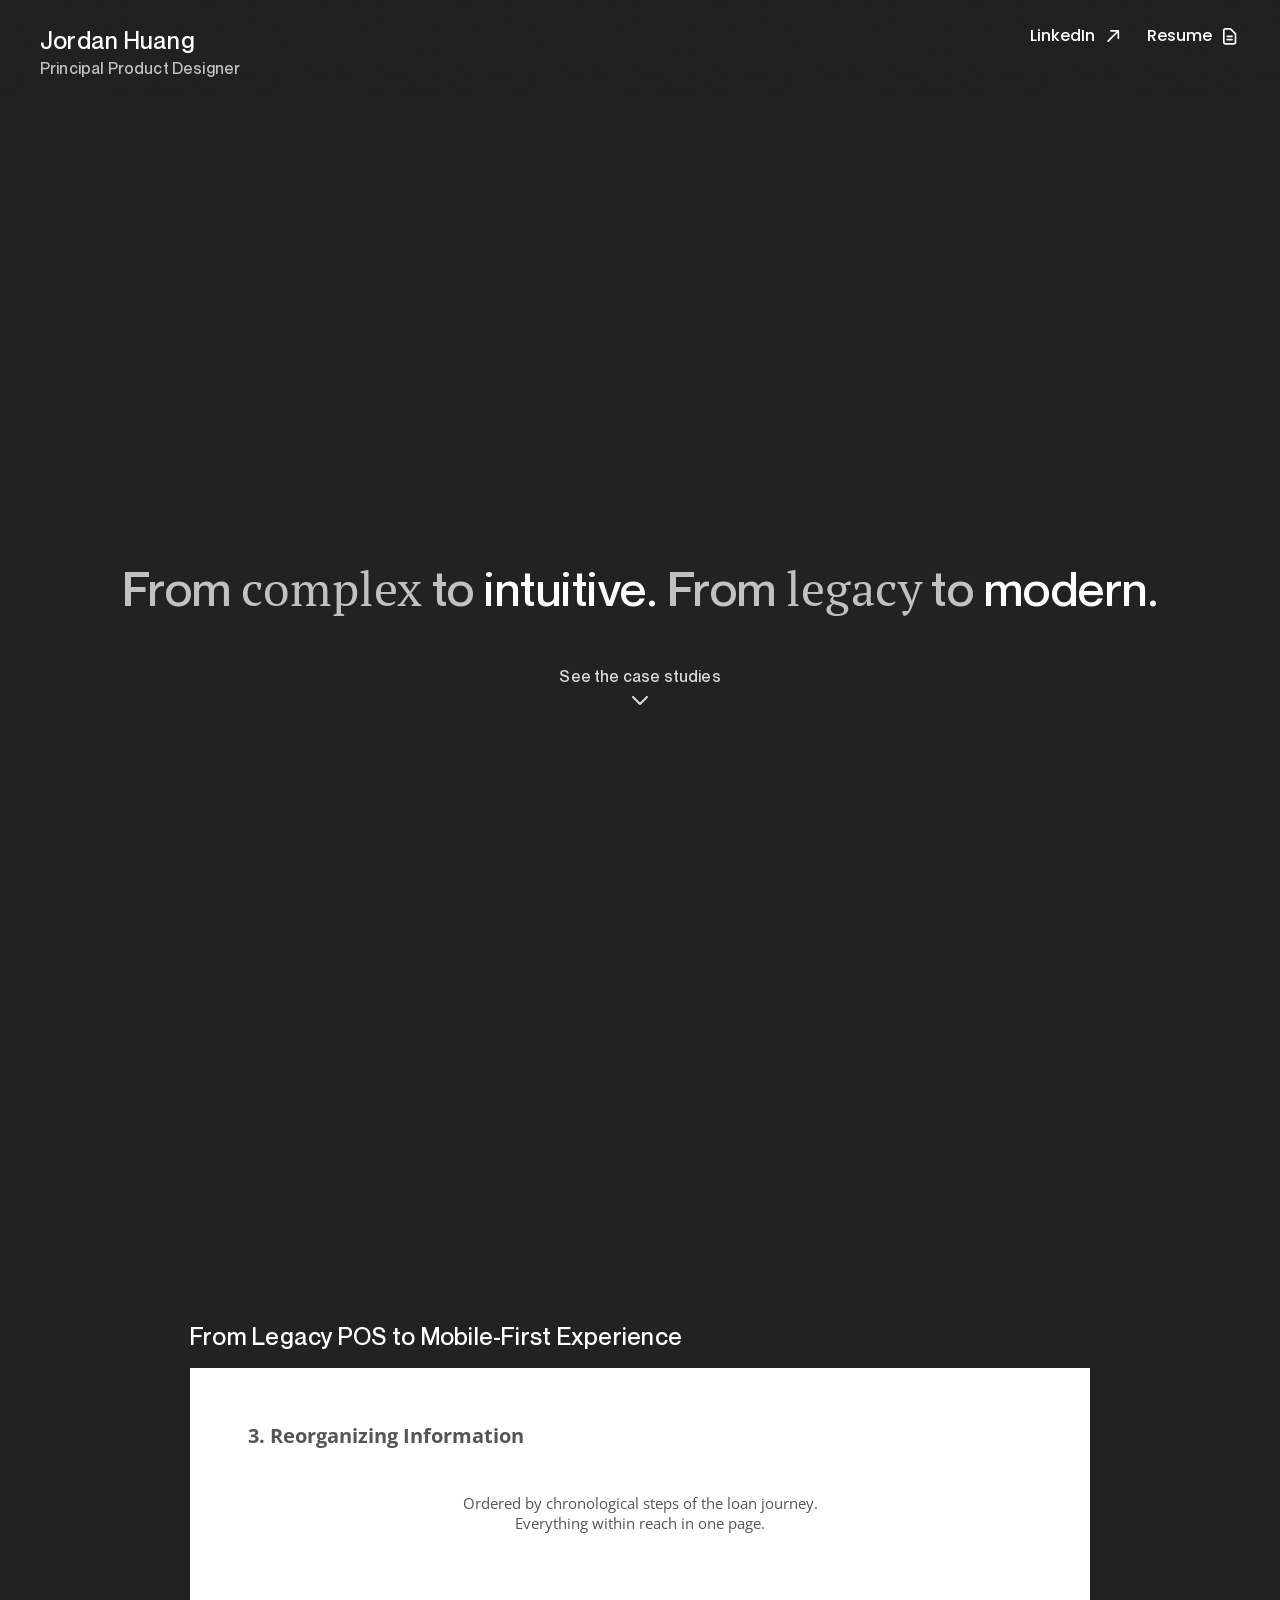
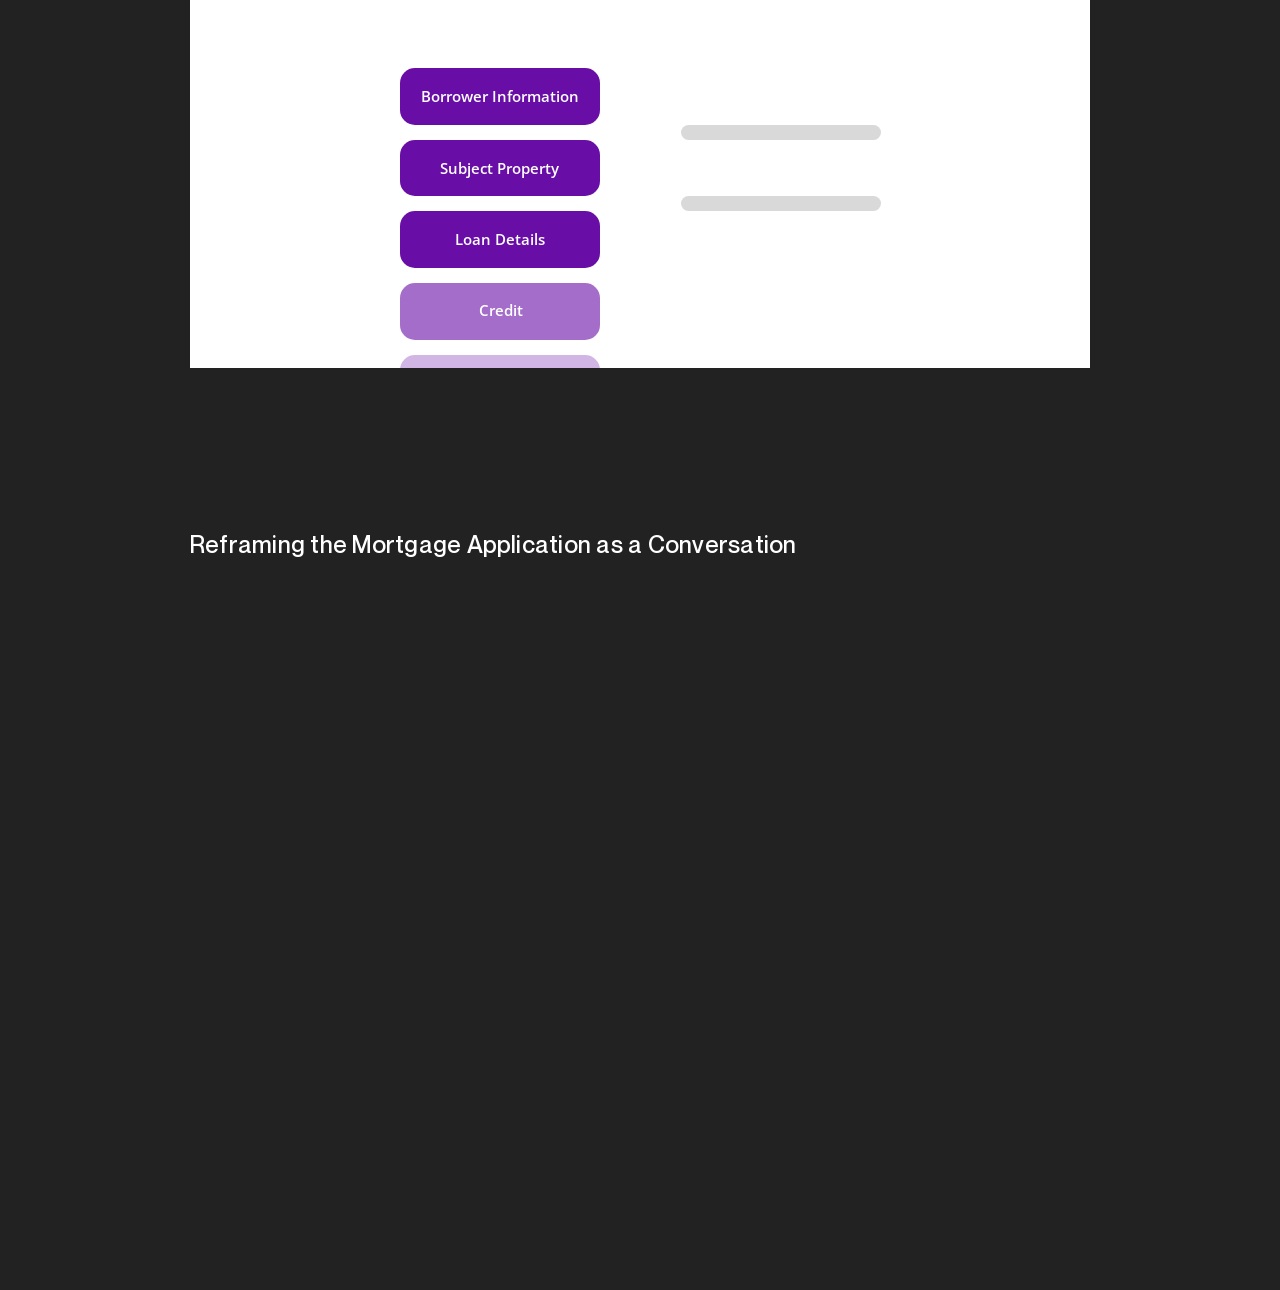
<file: index.html>
<!doctype html>
<!-- Created in Figma Sites -->
<html lang="en">
  <head>
    <meta charset="utf-8" />
    <noscript>
      <style>
        #container {
          display: none;
        }
      </style>
    </noscript>

    <meta name="viewport" content="width=device-width, initial-scale=1" />
    <meta name="color-scheme" content="light dark" />
    <style id="reset-css"> @layer figreset,figoverridable,reset,theme,base,figutils,components,utilities;@layer figoverridable{:root{font-synthesis:none}}@layer figutils{:root{--banner-height:48px;--banner-height-v2:40px;--full-height-with-banner:calc(100dvh - var(--banner-height))}@media (max-width:600px){.banner-v2-container{left:0 !important;right:0 !important;margin:0 auto !important}}.wrapper-with-banner .min-h-screen{min-height:var(--full-height-with-banner)}.wrapper-with-banner .h-screen{height:var(--full-height-with-banner)}}@layer figreset{:root{font-family:var( --default-font-family,ui-sans-serif,system-ui,sans-serif,'Apple Color Emoji','Segoe UI Emoji','Segoe UI Symbol','Noto Color Emoji' )}html{-webkit-text-size-adjust:100%;-webkit-tap-highlight-color:transparent;-webkit-font-smoothing:antialiased;width:100%}body{margin:0;width:100%}body:has([data-page-overflowx='hidden']){overflow-x:hidden}body:has([data-page-overflowx='auto']){overflow-x:auto}}@layer figutils{#container{width:100%}}@layer figreset{*,*:before,*:after{box-sizing:border-box}a{color:inherit;text-decoration:none}button{border:none;background:none;padding:0}h1,h2,h3,h4,h5,h6,p{font-size:inherit;font-weight:inherit}blockquote,dl,dd,h1,h2,h3,h4,h5,h6,hr,figure,p,pre{margin:0}ol,ul,menu{list-style:none;margin:0;padding-inline-start:0}}@layer figutils{:is(.textContents ul,ul.textContents) > li:before{content:'\2022';margin-left:-1.5em;display:inline-block;text-align:center;width:1.5em;-webkit-background-clip:var(--list-marker-background-clip);-webkit-text-fill-color:var(--list-marker-text-fill-color);background-clip:var(--list-marker-background-clip);color:var(--list-marker-color);font-size:var(--list-marker-font-size);line-height:var(--list-marker-line-height);vertical-align:var(--list-marker-vertical-align)}:is(.textContents ol,ol.textContents) > li::marker{color:var(--list-marker-color);font-size:var(--list-marker-font-size);line-height:var(--list-marker-line-height);vertical-align:var(--list-marker-vertical-align)}:is(.textContents,.textContents *).adjustLetterSpacing:after{content:'';margin-left:calc(var(--letter-spacing) * -1)}}@layer figutils{#container .embed{border:none}}@layer figutils{#container .marquee-container{overflow-x:hidden;display:flex;flex-direction:row;position:relative;width:var(--width);transform:var(--transform);&:hover div{animation-play-state:var(--pause-on-hover)}&:active div{animation-play-state:var(--pause-on-click)}&:focus-within > *{animation-play-state:paused !important}}#container .marquee{flex:0 0 auto;min-width:var(--min-width);display:flex;flex-direction:row;align-items:center;animation:scroll var(--duration) linear var(--delay) var(--iteration-count);animation-delay:var(--delay);animation-direction:var(--direction);animation-timing-function:var(--timing-function)}#container .marquee.reduced-motion{@media (prefers-reduced-motion:reduce){animation:none}}@keyframes scroll{0%{transform:translateX(0%)}100%{transform:translateX(-100%)}}#container .marquee-initial-child-container{flex:0 0 auto;display:flex;min-width:auto;flex-direction:row;align-items:center}#container .marquee-child{transform:var(--transform)}}@layer figutils{.code-behavior-wrapper > *{width:100%;height:100%}}@layer figreset{:root{--100dvw:100vw;--100dvh:100vh}@supports (width:100dvw){:root{--100dvw:100dvw;--100dvh:100dvh}}}@layer figutils{.bypass-link{position:fixed;top:16px;left:0;right:0;display:flex;justify-content:center;align-items:center;opacity:0;pointer-events:none}.bypass-link:focus-within{opacity:1;z-index:10000}.bypass-link > a{background-color:#000;color:#fff;border:1px solid #fff;padding:12px 16px;font-size:16px;border-radius:12px;pointer-events:auto}}@layer figreset{:root{text-align:left;button{text-align:left}}}</style><style id="font-faces-mi4tcj"> @font-face{font-family:"Neue Montreal:Medium";font-style:normal;src:url("assets/_user_fonts/v1/23f8a1b3899b3ea7a0900be2c681da4a05990ebc");font-display:block}@font-face{font-family:"Neue Montreal";font-style:Regular;src:url("assets/_user_fonts/v1/b9e2d8e13db94c0f48ee6c4665068018fc0d3496");font-display:block;font-weight:400}@font-face{font-family:"Open Sans:Bold";font-style:normal;src:url("assets/_woff/v2/OpenSans_wdth_wght__2/OpenSans_wdth_wght__2-english.woff2");font-display:block;unicode-range:U+0000-00A0,U+00A2-00A9,U+00AC-00AE,U+00B0-00B7,U+00B9-00BA,U+00BC-00BE,U+00D7,U+00F7,U+2000-206F,U+2074,U+20AC,U+2122,U+2190-21BB,U+2212,U+2215,U+F8FF,U+FEFF,U+FFFD}@font-face{font-family:"Open Sans:Bold";font-style:normal;src:url("assets/_woff/v2/OpenSans_wdth_wght__2/OpenSans_wdth_wght__2-rest-latin.woff2");font-display:block;unicode-range:U+00A1,U+00AA-00AB,U+00AF,U+00B8,U+00BB,U+00BF-00D6,U+00D8-00F6,U+00F8-00FF,U+0131,U+0152-0153,U+02B0-02FF}@font-face{font-family:"Open Sans:Bold";font-style:normal;src:url("assets/_woff/v2/OpenSans_wdth_wght__2/OpenSans_wdth_wght__2-latin-extended-a.woff2");font-display:block;unicode-range:U+0100-0130,U+0132-0151,U+0154-017F}@font-face{font-family:"Open Sans:Bold";font-style:normal;src:url("assets/_woff/v2/OpenSans_wdth_wght__2/OpenSans_wdth_wght__2-latin-extended-b.woff2");font-display:block;unicode-range:U+0180-024F}@font-face{font-family:"Open Sans:Bold";font-style:normal;src:url("assets/_woff/v2/OpenSans_wdth_wght__2/OpenSans_wdth_wght__2-latin-extended-additional.woff2");font-display:block;unicode-range:U+1E00-1EFF}@font-face{font-family:"Open Sans:Bold";font-style:normal;src:url("assets/_woff/v2/OpenSans_wdth_wght__2/OpenSans_wdth_wght__2-rest.woff2");font-display:block;unicode-range:U+0250-02AF,U+0300-1DFF,U+1F00-1FFF,U+2070-2073,U+2075-20AB,U+20AD-2121,U+2123-218F,U+21BC-2211,U+2213-2214,U+2216-F8FE,U+F900-FEFE,U+FF00-FFFC,U+FFFE-FFFF}@font-face{font-family:"Open Sans";font-style:SemiBold;src:url("assets/_woff/v2/OpenSans_wdth_wght__2/OpenSans_wdth_wght__2-english.woff2");font-display:block;unicode-range:U+0000-00A0,U+00A2-00A9,U+00AC-00AE,U+00B0-00B7,U+00B9-00BA,U+00BC-00BE,U+00D7,U+00F7,U+2000-206F,U+2074,U+20AC,U+2122,U+2190-21BB,U+2212,U+2215,U+F8FF,U+FEFF,U+FFFD}@font-face{font-family:"Open Sans";font-style:SemiBold;src:url("assets/_woff/v2/OpenSans_wdth_wght__2/OpenSans_wdth_wght__2-rest-latin.woff2");font-display:block;unicode-range:U+00A1,U+00AA-00AB,U+00AF,U+00B8,U+00BB,U+00BF-00D6,U+00D8-00F6,U+00F8-00FF,U+0131,U+0152-0153,U+02B0-02FF}@font-face{font-family:"Open Sans";font-style:SemiBold;src:url("assets/_woff/v2/OpenSans_wdth_wght__2/OpenSans_wdth_wght__2-latin-extended-a.woff2");font-display:block;unicode-range:U+0100-0130,U+0132-0151,U+0154-017F}@font-face{font-family:"Open Sans";font-style:SemiBold;src:url("assets/_woff/v2/OpenSans_wdth_wght__2/OpenSans_wdth_wght__2-latin-extended-b.woff2");font-display:block;unicode-range:U+0180-024F}@font-face{font-family:"Open Sans";font-style:SemiBold;src:url("assets/_woff/v2/OpenSans_wdth_wght__2/OpenSans_wdth_wght__2-latin-extended-additional.woff2");font-display:block;unicode-range:U+1E00-1EFF}@font-face{font-family:"Open Sans";font-style:SemiBold;src:url("assets/_woff/v2/OpenSans_wdth_wght__2/OpenSans_wdth_wght__2-rest.woff2");font-display:block;unicode-range:U+0250-02AF,U+0300-1DFF,U+1F00-1FFF,U+2070-2073,U+2075-20AB,U+20AD-2121,U+2123-218F,U+21BC-2211,U+2213-2214,U+2216-F8FE,U+F900-FEFE,U+FF00-FFFC,U+FFFE-FFFF}@font-face{font-family:"Open Sans:Regular";font-style:normal;src:url("assets/_woff/v2/OpenSans_wdth_wght__2/OpenSans_wdth_wght__2-english.woff2");font-display:block;unicode-range:U+0000-00A0,U+00A2-00A9,U+00AC-00AE,U+00B0-00B7,U+00B9-00BA,U+00BC-00BE,U+00D7,U+00F7,U+2000-206F,U+2074,U+20AC,U+2122,U+2190-21BB,U+2212,U+2215,U+F8FF,U+FEFF,U+FFFD}@font-face{font-family:"Open Sans:Regular";font-style:normal;src:url("assets/_woff/v2/OpenSans_wdth_wght__2/OpenSans_wdth_wght__2-rest-latin.woff2");font-display:block;unicode-range:U+00A1,U+00AA-00AB,U+00AF,U+00B8,U+00BB,U+00BF-00D6,U+00D8-00F6,U+00F8-00FF,U+0131,U+0152-0153,U+02B0-02FF}@font-face{font-family:"Open Sans:Regular";font-style:normal;src:url("assets/_woff/v2/OpenSans_wdth_wght__2/OpenSans_wdth_wght__2-latin-extended-a.woff2");font-display:block;unicode-range:U+0100-0130,U+0132-0151,U+0154-017F}@font-face{font-family:"Open Sans:Regular";font-style:normal;src:url("assets/_woff/v2/OpenSans_wdth_wght__2/OpenSans_wdth_wght__2-latin-extended-b.woff2");font-display:block;unicode-range:U+0180-024F}@font-face{font-family:"Open Sans:Regular";font-style:normal;src:url("assets/_woff/v2/OpenSans_wdth_wght__2/OpenSans_wdth_wght__2-latin-extended-additional.woff2");font-display:block;unicode-range:U+1E00-1EFF}@font-face{font-family:"Open Sans:Regular";font-style:normal;src:url("assets/_woff/v2/OpenSans_wdth_wght__2/OpenSans_wdth_wght__2-rest.woff2");font-display:block;unicode-range:U+0250-02AF,U+0300-1DFF,U+1F00-1FFF,U+2070-2073,U+2075-20AB,U+20AD-2121,U+2123-218F,U+21BC-2211,U+2213-2214,U+2216-F8FE,U+F900-FEFE,U+FF00-FFFC,U+FFFE-FFFF}@font-face{font-family:"Poppins:Medium";font-style:normal;src:url("assets/_woff/v2/Poppins-Medium_6/Poppins-Medium_6-english.woff2");font-display:block;unicode-range:U+0000-00A0,U+00A2-00A9,U+00AC-00AE,U+00B0-00B7,U+00B9-00BA,U+00BC-00BE,U+00D7,U+00F7,U+2000-206F,U+2074,U+20AC,U+2122,U+2190-21BB,U+2212,U+2215,U+F8FF,U+FEFF,U+FFFD}@font-face{font-family:"Poppins:Medium";font-style:normal;src:url("assets/_woff/v2/Poppins-Medium_6/Poppins-Medium_6-rest-latin.woff2");font-display:block;unicode-range:U+00A1,U+00AA-00AB,U+00AF,U+00B8,U+00BB,U+00BF-00D6,U+00D8-00F6,U+00F8-00FF,U+0131,U+0152-0153,U+02B0-02FF}@font-face{font-family:"Poppins:Medium";font-style:normal;src:url("assets/_woff/v2/Poppins-Medium_6/Poppins-Medium_6-latin-extended-a.woff2");font-display:block;unicode-range:U+0100-0130,U+0132-0151,U+0154-017F}@font-face{font-family:"Poppins:Medium";font-style:normal;src:url("assets/_woff/v2/Poppins-Medium_6/Poppins-Medium_6-latin-extended-b.woff2");font-display:block;unicode-range:U+0180-024F}@font-face{font-family:"Poppins:Medium";font-style:normal;src:url("assets/_woff/v2/Poppins-Medium_6/Poppins-Medium_6-latin-extended-additional.woff2");font-display:block;unicode-range:U+1E00-1EFF}@font-face{font-family:"Poppins:Medium";font-style:normal;src:url("assets/_woff/v2/Poppins-Medium_6/Poppins-Medium_6-rest.woff2");font-display:block;unicode-range:U+0250-02AF,U+0300-1DFF,U+1F00-1FFF,U+2070-2073,U+2075-20AB,U+20AD-2121,U+2123-218F,U+21BC-2211,U+2213-2214,U+2216-F8FE,U+F900-FEFE,U+FF00-FFFC,U+FFFE-FFFF}@font-face{font-family:"Poppins";font-style:SemiBold;src:url("assets/_woff/v2/Poppins-SemiBold_6/Poppins-SemiBold_6-english.woff2");font-display:block;font-weight:600;unicode-range:U+0000-00A0,U+00A2-00A9,U+00AC-00AE,U+00B0-00B7,U+00B9-00BA,U+00BC-00BE,U+00D7,U+00F7,U+2000-206F,U+2074,U+20AC,U+2122,U+2190-21BB,U+2212,U+2215,U+F8FF,U+FEFF,U+FFFD}@font-face{font-family:"Poppins";font-style:SemiBold;src:url("assets/_woff/v2/Poppins-SemiBold_6/Poppins-SemiBold_6-rest-latin.woff2");font-display:block;font-weight:600;unicode-range:U+00A1,U+00AA-00AB,U+00AF,U+00B8,U+00BB,U+00BF-00D6,U+00D8-00F6,U+00F8-00FF,U+0131,U+0152-0153,U+02B0-02FF}@font-face{font-family:"Poppins";font-style:SemiBold;src:url("assets/_woff/v2/Poppins-SemiBold_6/Poppins-SemiBold_6-latin-extended-a.woff2");font-display:block;font-weight:600;unicode-range:U+0100-0130,U+0132-0151,U+0154-017F}@font-face{font-family:"Poppins";font-style:SemiBold;src:url("assets/_woff/v2/Poppins-SemiBold_6/Poppins-SemiBold_6-latin-extended-b.woff2");font-display:block;font-weight:600;unicode-range:U+0180-024F}@font-face{font-family:"Poppins";font-style:SemiBold;src:url("assets/_woff/v2/Poppins-SemiBold_6/Poppins-SemiBold_6-latin-extended-additional.woff2");font-display:block;font-weight:600;unicode-range:U+1E00-1EFF}@font-face{font-family:"Poppins";font-style:SemiBold;src:url("assets/_woff/v2/Poppins-SemiBold_6/Poppins-SemiBold_6-rest.woff2");font-display:block;font-weight:600;unicode-range:U+0250-02AF,U+0300-1DFF,U+1F00-1FFF,U+2070-2073,U+2075-20AB,U+20AD-2121,U+2123-218F,U+21BC-2211,U+2213-2214,U+2216-F8FE,U+F900-FEFE,U+FF00-FFFC,U+FFFE-FFFF}@font-face{font-family:"Neue Montreal:Regular";font-style:normal;src:url("assets/_user_fonts/v1/b9e2d8e13db94c0f48ee6c4665068018fc0d3496");font-display:block}@font-face{font-family:"Source Sans Pro:Regular";font-style:normal;src:url("assets/_woff/v2/SourceSansPro-Regular_2/SourceSansPro-Regular_2-english.woff2");font-display:block;unicode-range:U+0000-00A0,U+00A2-00A9,U+00AC-00AE,U+00B0-00B7,U+00B9-00BA,U+00BC-00BE,U+00D7,U+00F7,U+2000-206F,U+2074,U+20AC,U+2122,U+2190-21BB,U+2212,U+2215,U+F8FF,U+FEFF,U+FFFD}@font-face{font-family:"Source Sans Pro:Regular";font-style:normal;src:url("assets/_woff/v2/SourceSansPro-Regular_2/SourceSansPro-Regular_2-rest-latin.woff2");font-display:block;unicode-range:U+00A1,U+00AA-00AB,U+00AF,U+00B8,U+00BB,U+00BF-00D6,U+00D8-00F6,U+00F8-00FF,U+0131,U+0152-0153,U+02B0-02FF}@font-face{font-family:"Source Sans Pro:Regular";font-style:normal;src:url("assets/_woff/v2/SourceSansPro-Regular_2/SourceSansPro-Regular_2-latin-extended-a.woff2");font-display:block;unicode-range:U+0100-0130,U+0132-0151,U+0154-017F}@font-face{font-family:"Source Sans Pro:Regular";font-style:normal;src:url("assets/_woff/v2/SourceSansPro-Regular_2/SourceSansPro-Regular_2-latin-extended-b.woff2");font-display:block;unicode-range:U+0180-024F}@font-face{font-family:"Source Sans Pro:Regular";font-style:normal;src:url("assets/_woff/v2/SourceSansPro-Regular_2/SourceSansPro-Regular_2-latin-extended-additional.woff2");font-display:block;unicode-range:U+1E00-1EFF}@font-face{font-family:"Source Sans Pro:Regular";font-style:normal;src:url("assets/_woff/v2/SourceSansPro-Regular_2/SourceSansPro-Regular_2-rest.woff2");font-display:block;unicode-range:U+0250-02AF,U+0300-1DFF,U+1F00-1FFF,U+2070-2073,U+2075-20AB,U+20AD-2121,U+2123-218F,U+21BC-2211,U+2213-2214,U+2216-F8FE,U+F900-FEFE,U+FF00-FFFC,U+FFFE-FFFF}@font-face{font-family:"Source Sans Pro";font-style:Regular;src:url("assets/_woff/v2/SourceSansPro-Regular_2/SourceSansPro-Regular_2-english.woff2");font-display:block;font-weight:400;unicode-range:U+0000-00A0,U+00A2-00A9,U+00AC-00AE,U+00B0-00B7,U+00B9-00BA,U+00BC-00BE,U+00D7,U+00F7,U+2000-206F,U+2074,U+20AC,U+2122,U+2190-21BB,U+2212,U+2215,U+F8FF,U+FEFF,U+FFFD}@font-face{font-family:"Source Sans Pro";font-style:Regular;src:url("assets/_woff/v2/SourceSansPro-Regular_2/SourceSansPro-Regular_2-rest-latin.woff2");font-display:block;font-weight:400;unicode-range:U+00A1,U+00AA-00AB,U+00AF,U+00B8,U+00BB,U+00BF-00D6,U+00D8-00F6,U+00F8-00FF,U+0131,U+0152-0153,U+02B0-02FF}@font-face{font-family:"Source Sans Pro";font-style:Regular;src:url("assets/_woff/v2/SourceSansPro-Regular_2/SourceSansPro-Regular_2-latin-extended-a.woff2");font-display:block;font-weight:400;unicode-range:U+0100-0130,U+0132-0151,U+0154-017F}@font-face{font-family:"Source Sans Pro";font-style:Regular;src:url("assets/_woff/v2/SourceSansPro-Regular_2/SourceSansPro-Regular_2-latin-extended-b.woff2");font-display:block;font-weight:400;unicode-range:U+0180-024F}@font-face{font-family:"Source Sans Pro";font-style:Regular;src:url("assets/_woff/v2/SourceSansPro-Regular_2/SourceSansPro-Regular_2-latin-extended-additional.woff2");font-display:block;font-weight:400;unicode-range:U+1E00-1EFF}@font-face{font-family:"Source Sans Pro";font-style:Regular;src:url("assets/_woff/v2/SourceSansPro-Regular_2/SourceSansPro-Regular_2-rest.woff2");font-display:block;font-weight:400;unicode-range:U+0250-02AF,U+0300-1DFF,U+1F00-1FFF,U+2070-2073,U+2075-20AB,U+20AD-2121,U+2123-218F,U+21BC-2211,U+2213-2214,U+2216-F8FE,U+F900-FEFE,U+FF00-FFFC,U+FFFE-FFFF}@font-face{font-family:"Open Sans:SemiBold";font-style:normal;src:url("assets/_woff/v2/OpenSans_wdth_wght__2/OpenSans_wdth_wght__2-english.woff2");font-display:block;unicode-range:U+0000-00A0,U+00A2-00A9,U+00AC-00AE,U+00B0-00B7,U+00B9-00BA,U+00BC-00BE,U+00D7,U+00F7,U+2000-206F,U+2074,U+20AC,U+2122,U+2190-21BB,U+2212,U+2215,U+F8FF,U+FEFF,U+FFFD}@font-face{font-family:"Open Sans:SemiBold";font-style:normal;src:url("assets/_woff/v2/OpenSans_wdth_wght__2/OpenSans_wdth_wght__2-rest-latin.woff2");font-display:block;unicode-range:U+00A1,U+00AA-00AB,U+00AF,U+00B8,U+00BB,U+00BF-00D6,U+00D8-00F6,U+00F8-00FF,U+0131,U+0152-0153,U+02B0-02FF}@font-face{font-family:"Open Sans:SemiBold";font-style:normal;src:url("assets/_woff/v2/OpenSans_wdth_wght__2/OpenSans_wdth_wght__2-latin-extended-a.woff2");font-display:block;unicode-range:U+0100-0130,U+0132-0151,U+0154-017F}@font-face{font-family:"Open Sans:SemiBold";font-style:normal;src:url("assets/_woff/v2/OpenSans_wdth_wght__2/OpenSans_wdth_wght__2-latin-extended-b.woff2");font-display:block;unicode-range:U+0180-024F}@font-face{font-family:"Open Sans:SemiBold";font-style:normal;src:url("assets/_woff/v2/OpenSans_wdth_wght__2/OpenSans_wdth_wght__2-latin-extended-additional.woff2");font-display:block;unicode-range:U+1E00-1EFF}@font-face{font-family:"Open Sans:SemiBold";font-style:normal;src:url("assets/_woff/v2/OpenSans_wdth_wght__2/OpenSans_wdth_wght__2-rest.woff2");font-display:block;unicode-range:U+0250-02AF,U+0300-1DFF,U+1F00-1FFF,U+2070-2073,U+2075-20AB,U+20AD-2121,U+2123-218F,U+21BC-2211,U+2213-2214,U+2216-F8FE,U+F900-FEFE,U+FF00-FFFC,U+FFFE-FFFF}@font-face{font-family:"PT Serif:Regular";font-style:normal;src:url("assets/_user_fonts/v1/a6d5e5678b70d775c03ab751bee0fea96c45cf4d");font-display:block}@font-face{font-family:"PT Serif";font-style:Regular;src:url("assets/_user_fonts/v1/a6d5e5678b70d775c03ab751bee0fea96c45cf4d");font-display:block;font-weight:400}@font-face{font-family:"Poppins:SemiBold";font-style:normal;src:url("assets/_woff/v2/Poppins-SemiBold_6/Poppins-SemiBold_6-english.woff2");font-display:block;unicode-range:U+0000-00A0,U+00A2-00A9,U+00AC-00AE,U+00B0-00B7,U+00B9-00BA,U+00BC-00BE,U+00D7,U+00F7,U+2000-206F,U+2074,U+20AC,U+2122,U+2190-21BB,U+2212,U+2215,U+F8FF,U+FEFF,U+FFFD}@font-face{font-family:"Poppins:SemiBold";font-style:normal;src:url("assets/_woff/v2/Poppins-SemiBold_6/Poppins-SemiBold_6-rest-latin.woff2");font-display:block;unicode-range:U+00A1,U+00AA-00AB,U+00AF,U+00B8,U+00BB,U+00BF-00D6,U+00D8-00F6,U+00F8-00FF,U+0131,U+0152-0153,U+02B0-02FF}@font-face{font-family:"Poppins:SemiBold";font-style:normal;src:url("assets/_woff/v2/Poppins-SemiBold_6/Poppins-SemiBold_6-latin-extended-a.woff2");font-display:block;unicode-range:U+0100-0130,U+0132-0151,U+0154-017F}@font-face{font-family:"Poppins:SemiBold";font-style:normal;src:url("assets/_woff/v2/Poppins-SemiBold_6/Poppins-SemiBold_6-latin-extended-b.woff2");font-display:block;unicode-range:U+0180-024F}@font-face{font-family:"Poppins:SemiBold";font-style:normal;src:url("assets/_woff/v2/Poppins-SemiBold_6/Poppins-SemiBold_6-latin-extended-additional.woff2");font-display:block;unicode-range:U+1E00-1EFF}@font-face{font-family:"Poppins:SemiBold";font-style:normal;src:url("assets/_woff/v2/Poppins-SemiBold_6/Poppins-SemiBold_6-rest.woff2");font-display:block;unicode-range:U+0250-02AF,U+0300-1DFF,U+1F00-1FFF,U+2070-2073,U+2075-20AB,U+20AD-2121,U+2123-218F,U+21BC-2211,U+2213-2214,U+2216-F8FE,U+F900-FEFE,U+FF00-FFFC,U+FFFE-FFFF}@font-face{font-family:"DM Sans:Regular";font-style:normal;src:url("assets/_woff/v2/DMSans_opsz_wght__1/DMSans_opsz_wght__1-english.woff2");font-display:block;unicode-range:U+0000-00A0,U+00A2-00A9,U+00AC-00AE,U+00B0-00B7,U+00B9-00BA,U+00BC-00BE,U+00D7,U+00F7,U+2000-206F,U+2074,U+20AC,U+2122,U+2190-21BB,U+2212,U+2215,U+F8FF,U+FEFF,U+FFFD}@font-face{font-family:"DM Sans:Regular";font-style:normal;src:url("assets/_woff/v2/DMSans_opsz_wght__1/DMSans_opsz_wght__1-rest-latin.woff2");font-display:block;unicode-range:U+00A1,U+00AA-00AB,U+00AF,U+00B8,U+00BB,U+00BF-00D6,U+00D8-00F6,U+00F8-00FF,U+0131,U+0152-0153,U+02B0-02FF}@font-face{font-family:"DM Sans:Regular";font-style:normal;src:url("assets/_woff/v2/DMSans_opsz_wght__1/DMSans_opsz_wght__1-latin-extended-a.woff2");font-display:block;unicode-range:U+0100-0130,U+0132-0151,U+0154-017F}@font-face{font-family:"DM Sans:Regular";font-style:normal;src:url("assets/_woff/v2/DMSans_opsz_wght__1/DMSans_opsz_wght__1-latin-extended-b.woff2");font-display:block;unicode-range:U+0180-024F}@font-face{font-family:"DM Sans:Regular";font-style:normal;src:url("assets/_woff/v2/DMSans_opsz_wght__1/DMSans_opsz_wght__1-latin-extended-additional.woff2");font-display:block;unicode-range:U+1E00-1EFF}@font-face{font-family:"DM Sans:Regular";font-style:normal;src:url("assets/_woff/v2/DMSans_opsz_wght__1/DMSans_opsz_wght__1-rest.woff2");font-display:block;unicode-range:U+0250-02AF,U+0300-1DFF,U+1F00-1FFF,U+2070-2073,U+2075-20AB,U+20AD-2121,U+2123-218F,U+21BC-2211,U+2213-2214,U+2216-F8FE,U+F900-FEFE,U+FF00-FFFC,U+FFFE-FFFF}@font-face{font-family:"DM Sans";font-style:Regular;src:url("assets/_woff/v2/DMSans_opsz_wght__1/DMSans_opsz_wght__1-english.woff2");font-display:block;unicode-range:U+0000-00A0,U+00A2-00A9,U+00AC-00AE,U+00B0-00B7,U+00B9-00BA,U+00BC-00BE,U+00D7,U+00F7,U+2000-206F,U+2074,U+20AC,U+2122,U+2190-21BB,U+2212,U+2215,U+F8FF,U+FEFF,U+FFFD}@font-face{font-family:"DM Sans";font-style:Regular;src:url("assets/_woff/v2/DMSans_opsz_wght__1/DMSans_opsz_wght__1-rest-latin.woff2");font-display:block;unicode-range:U+00A1,U+00AA-00AB,U+00AF,U+00B8,U+00BB,U+00BF-00D6,U+00D8-00F6,U+00F8-00FF,U+0131,U+0152-0153,U+02B0-02FF}@font-face{font-family:"DM Sans";font-style:Regular;src:url("assets/_woff/v2/DMSans_opsz_wght__1/DMSans_opsz_wght__1-latin-extended-a.woff2");font-display:block;unicode-range:U+0100-0130,U+0132-0151,U+0154-017F}@font-face{font-family:"DM Sans";font-style:Regular;src:url("assets/_woff/v2/DMSans_opsz_wght__1/DMSans_opsz_wght__1-latin-extended-b.woff2");font-display:block;unicode-range:U+0180-024F}@font-face{font-family:"DM Sans";font-style:Regular;src:url("assets/_woff/v2/DMSans_opsz_wght__1/DMSans_opsz_wght__1-latin-extended-additional.woff2");font-display:block;unicode-range:U+1E00-1EFF}@font-face{font-family:"DM Sans";font-style:Regular;src:url("assets/_woff/v2/DMSans_opsz_wght__1/DMSans_opsz_wght__1-rest.woff2");font-display:block;unicode-range:U+0250-02AF,U+0300-1DFF,U+1F00-1FFF,U+2070-2073,U+2075-20AB,U+20AD-2121,U+2123-218F,U+21BC-2211,U+2213-2214,U+2216-F8FE,U+F900-FEFE,U+FF00-FFFC,U+FFFE-FFFF}</style><style id="breakpoint-css">@media (width < 1280px){[data-breakpoint-id="node-0_4"]{display:none !important}}@media (width >= 1280px) or (width < 800px){[data-breakpoint-id="node-8_114"]{display:none !important}}@media (width >= 800px){[data-breakpoint-id="node-0_6"]{display:none !important}}</style><style id="body-background-color">@media (max-width: 799px) { body:has([data-breakpoint-id="node-0_6"]) { background-color: #222 } }
@media (max-width: 1279px), (min-width: 800px) { body:has([data-breakpoint-id="node-8_114"]) { background-color: #222 } }
@media (min-width: 1280px) { body:has([data-breakpoint-id="node-0_4"]) { background-color: #222 } }</style><style id="ssr-css">#container .css-vf8mzy {position: relative; display: block;}#container .css-j6ldtg {min-width: var(--content-min-width); width: 100%; height: var(--content-min-height);}#container .css-ygaol2 {--content-min-width: max(100%, 375px); --content-min-height: max(var(--100dvh), 1572px); overflow: clip; background-color: #222;}#container .css-ukquzy {position: fixed; display: flex; justify-content: space-between; align-items: flex-start; padding: 16px 24px;}#container .css-86reuw {left: 0px; right: 0px; top: 0px;}#container .css-s0ibx3 {z-index: 9999; align-content: stretch;}#container .css-ez8men {max-width: none; width: 100%; height: 100%;}#container .css-trglf0 {position: absolute;}#container .css-scd4s8 {object-fit: cover; inset: 0px; pointer-events: none;}#container .css-9uyk0n {position: relative; flex-shrink: 0; display: flex; flex-direction: column; align-items: flex-start;}#container .css-paq0kv {align-content: stretch;}#container .css-nf5ac4 {display: block; position: relative; flex-shrink: 0;}#container .css-59rdls {width: min-content; min-width: 100%;}#container .css-43hs51 {font-family: "Neue Montreal:Medium",sans-serif; word-break: break-word; font-style: normal; font-size: 24px; letter-spacing: 0.24px; line-height: 32px;}#container .css-hczd30 {color: #fff; -webkit-text-fill-color: #fff; --letter-spacing: 0.24px;}#container .css-8itvi0 {font-family: "Neue Montreal:Medium",sans-serif; word-break: break-word; font-style: normal; font-size: 16px; letter-spacing: 0.16px; line-height: 24px; white-space: nowrap;}#container .css-y31q53 {color: #c1c1c1; -webkit-text-fill-color: #c1c1c1; --letter-spacing: 0.16px;}#container .css-e1umbr {position: relative; flex-shrink: 0; padding-top: 2px; padding-bottom: 2px; display: flex; align-items: flex-start; gap: 24px;}#container .css-810q0y {position: relative; flex-shrink: 0; display: flex; align-items: center; gap: 8px;}#container .css-hf9sha {cursor: pointer; align-content: stretch;}#container .css-50k4sv {position: relative; flex-shrink: 0; display: flex; align-items: center; padding: 2px;}#container .css-tahzax {width: 16px; height: 16px;}#container .css-wc1msa {position: relative; flex-shrink: 0; display: block;}#container .css-gxdil1 {overflow: clip;}#container .css-wixxpz {inset: 0;}#container .css-8zr56v {display: block;}#container .css-p82p2j {width: 20px; height: 20px;}#container .css-roiesn {position: absolute; display: block;}#container .css-p94tc9 {left: 16.67%; right: 16.67%; top: 8.33%; bottom: 8.33%;}#container .css-buekcm {position: absolute; padding-left: 48px; padding-right: 48px; display: flex; justify-content: center; align-items: center;}#container .css-fxqvaf {left: 0px; right: 0px; top: 320px;}#container .css-uwf2km {position: relative; flex: 1 0 0; display: block;}#container .css-2fgpwh {min-width: 1px;}#container .css-8ojxgc {font-family: "Neue Montreal:Regular",sans-serif; word-break: break-word; font-style: normal; font-size: 0px; letter-spacing: 0.4px; text-align: center; line-height: 0;}#container .css-ckntco {color: #c1c1c1; -webkit-text-fill-color: #c1c1c1; --letter-spacing: 0.4px;}#container .css-o8dp2v {font-family: "Neue Montreal:Medium",sans-serif; word-break: break-word; font-style: normal; font-size: 40px; line-height: 48px;}#container .css-jgc1w1 {font-family: "PT Serif:Regular",sans-serif; word-break: break-word; font-style: normal; font-size: 40px; letter-spacing: 0.4px; line-height: 48px;}#container .css-xwwrem {color: #fff; -webkit-text-fill-color: #fff;}#container .css-f5xfhm {position: absolute; padding-left: 48px; padding-right: 48px; display: flex; flex-direction: column; justify-content: center; align-items: center;}#container .css-fxs6ub {left: 0px; right: 0px; top: 544px;}#container .css-dczajm {position: relative; flex-shrink: 0; display: flex; flex-direction: column; align-items: center;}#container .css-8r8kyn {font-family: "Neue Montreal:Medium",sans-serif; word-break: break-word; font-style: normal; font-size: 16px; letter-spacing: 0.16px; text-align: center; line-height: 24px; white-space: nowrap;}#container .css-v3vqtl {color: #dbdbdb; -webkit-text-fill-color: #dbdbdb; --letter-spacing: 0.16px;}#container .css-cd1uvh {width: 24px; height: 24px;}#container .css-q0wkt0 {left: 16.67%; right: 16.67%; top: 33.33%; bottom: 29.17%;}#container .css-bi9f2m {position: absolute; display: flex; flex-direction: column; justify-content: center; align-items: center; gap: 16px;}#container .css-fxuoim {left: 0px; right: 0px; top: 912px;}#container .css-gx1bvj {color: #fff; -webkit-text-fill-color: #fff; --letter-spacing: 0.16px;}#container .css-4onpy4 {width: 300px; height: 200px;}#container .css-5knerd {position: relative; flex-shrink: 0;}#container .css-r0azwh {inset: 0px; pointer-events: none;}#container .css-8kkpf5 {display: block; position: relative; border-radius: inherit;}#container .css-j9f0op {width: 100%; height: 100%;}#container .css-na4euj {width: 266.667px; left: 16.67px; top: 33.33px;}#container .css-ggwoeh {inset: 0px;}#container .css-5eam1e {pointer-events: none;}#container .css-m440fa {display: flex; flex-direction: column; align-items: center; position: relative;}#container .css-v27th6 {width: 100%;}#container .css-mx1l93 {font-family: "Open Sans:Regular",sans-serif; word-break: break-word; text-align: center;}#container .css-5yeua3 {-webkit-text-fill-color: #555; --letter-spacing: 0px;}#container .css-dcmxwm {line-height: 6.667px;}#container .css-o6k7jb {width: 266.667px; left: 16.67px; top: 16.67px;}#container .css-w7l010 {font-family: "Open Sans:Bold",sans-serif; word-break: break-word; text-align: left;}#container .css-dw9bc9 {--list-marker-background-clip: initial; --list-marker-color: initial; --list-marker-font-size: initial; --list-marker-line-height: 8.333px; --list-marker-text-fill-color: initial; --list-marker-vertical-align: initial; list-style-type: decimal;}#container .css-z4f8y3 {margin-inline-start: 10.000499999999999px; --letter-spacing: 0px;}#container .css-neu88o {line-height: 8.333px;}#container .css-uignts {width: 66.667px; height: 66.667px; left: 53.33px; top: 97.29px;}#container .css-sii8sf {width: 66.667px; height: 66.667px; left: 86.67px; top: 97.29px;}#container .css-bz2tic {position: absolute; display: contents;}#container .css-i9i9cs {left: 157.08px; top: 76.88px;}#container .css-rw5q1j {width: 33.333px; height: 33.333px; left: 157.08px; top: 76.88px;}#container .css-fvtnjk {transform: translateX(-50%); -webkit-text-fill-color: #222; --letter-spacing: 0px;}#container .css-8m9qta {left: 173.79px; top: 87.71px;}#container .css-41mrgu {font-family: "Open Sans:Bold",sans-serif; word-break: break-word; text-align: center; white-space: nowrap;}#container .css-8jchzs {display: block; margin-bottom: 0px;}#container .css-qm6g7a {line-height: 5.833px;}#container .css-3soexb {left: 180.21px; top: 137.08px;}#container .css-i6fkc4 {width: 33.333px; height: 33.333px; left: 180.21px; top: 137.08px;}#container .css-4dkalm {left: 197.08px; top: 150.83px;}#container .css-foi1y4 {transform: translateX(-50%); -webkit-text-fill-color: #fff; --letter-spacing: 0px;}#container .css-sc0384 {left: 141.21px; top: 127.29px;}#container .css-orf9ko {left: 72px; top: 127.29px;}#container .css-4se1qz {left: 139.21px; top: 111.88px;}#container .css-231cal {left: 132.87px; top: 142.29px;}#container .css-i2efea {width: 12.917px; height: 8.75px; left: 146.67px; top: 101.87px;}#container .css-k8p3fd {top: -12.7%; left: -8.6%; right: -8.6%; bottom: -12.7%;}#container .css-hm30lp {width: 31.25px; height: 31.755px; left: 149.58px; top: 132.96px;}#container .css-grtgjx {position: absolute; display: flex; align-items: center; justify-content: center;}#container .css-ayg824 {flex: 0 0 auto;}#container .css-95s3ex {transform: matrix(0.663065731525421, 0.748561203479767, -0.748561203479767, 0.663065731525421, 0, 0);}#container .css-of0z5w {width: 25.267px; height: 19.366px;}#container .css-rigvh7 {top: -5.74%; left: -4.4%; right: -4.4%; bottom: -5.74%;}#container .css-2uq3kg {width: 6.667px; height: 6.667px; left: 10px; top: 185px;}#container .css-o1gf38 {left: 29.17%; right: 33.33%; top: 16.67%; bottom: 16.67%;}#container .css-8vi99u {container-type: size;}#container .css-9oodz1 {transform: rotate(90deg);}#container .css-fo63ta {width: 100cqh; height: 100cqw;}#container .css-tzn6qh {display: block; position: absolute;}#container .css-7kv4dh {inset: 0px;}#container .css-3bxwen {width: 37.5px; height: 37.5px; left: 83.96px; top: 78.54px;}#container .css-2p0s7u {width: 37.5px; height: 37.5px; left: 83.54px; top: 143.96px;}#container .css-c3qx79 {left: 103.08px; top: 94.37px;}#container .css-sgsetu {left: 102.17px; top: 159.79px;}#container .css-4v3wsx {position: absolute; display: flex; flex-direction: column; justify-content: center; align-items: center;}#container .css-36qztn {left: 0px; right: 0px; top: 1240px;}#container .css-zfhum9 {position: relative; flex-shrink: 0; display: flex; flex-direction: column; align-items: center; gap: 16px;}#container .css-wrjy8v {font-family: "Neue Montreal:Medium",sans-serif; word-break: break-word; font-style: normal; font-size: 16px; letter-spacing: 0.16px; text-align: center; line-height: 24px;}#container .css-tm7bi6 {width: 301px; height: 188px;}#container .css-7s0npb {width: 375px; height: 0px; left: 0px; top: 812px;}#container .css-wzihbf {top: -0.5px; left: 0; right: 0; bottom: -0.5px;}#container .css-vpdc7s {--content-min-width: max(100%, 800px); --content-min-height: max(var(--100dvh), 2480px); overflow: clip; background-color: #222;}#container .css-ixkafu {position: fixed; display: flex; justify-content: space-between; align-items: flex-start; padding: 24px 40px;}#container .css-7neklh {position: relative; flex-shrink: 0; display: flex; align-items: flex-start; gap: 24px;}#container .css-e6o8om {font-family: "Poppins:Medium",sans-serif; word-break: break-word; font-style: normal; font-size: 16px; letter-spacing: 0px; text-align: left; line-height: 24px; white-space: nowrap;}#container .css-9jtq1y {color: #fff; -webkit-text-fill-color: #fff; --letter-spacing: 0px;}#container .css-wy5vzn {left: -12.61%; right: -12.61%; top: -12.6%; bottom: -12.62%;}#container .css-ujcmna {transform: matrix(-0.7071068407911905, -0.7071067215818994, 0.7071067215818995, -0.7071068407911905, 0, 0);}#container .css-fl5rk4 {width: 18.5px; height: 24.003px;}#container .css-qm0j2e {position: absolute; padding-left: 64px; padding-right: 64px; display: flex; justify-content: center; align-items: center;}#container .css-fxs889 {left: 0px; right: 0px; top: 560px;}#container .css-h59qc5 {font-family: "Neue Montreal:Regular",sans-serif; word-break: break-word; font-style: normal; font-size: 0px; letter-spacing: 0.36px; text-align: center; line-height: 0;}#container .css-z14yxh {color: #c1c1c1; -webkit-text-fill-color: #c1c1c1; --letter-spacing: 0.36px;}#container .css-ehpvv6 {font-family: "Neue Montreal:Medium",sans-serif; word-break: break-word; font-style: normal; font-size: 48px; line-height: 56px;}#container .css-5z1r3q {font-family: "PT Serif:Regular",sans-serif; word-break: break-word; font-style: normal; font-size: 48px; letter-spacing: 0.48px; line-height: 56px;}#container .css-ef3en6 {position: absolute; padding-left: 64px; padding-right: 64px; display: flex; flex-direction: column; justify-content: center; align-items: center;}#container .css-fxtf8j {left: 0px; right: 0px; top: 720px;}#container .css-36qbcq {left: 0px; right: 0px; top: 1360px;}#container .css-i5ewjm {width: 600px;}#container .css-1bsxji {font-family: "Neue Montreal:Medium",sans-serif; word-break: break-word; font-style: normal; font-size: 24px; letter-spacing: 0.24px; text-align: left; line-height: 32px;}#container .css-srba5 {width: 600px; height: 400px;}#container .css-9gc8vj {width: 533.333px; left: 33.33px; top: 66.67px;}#container .css-ru17hu {line-height: 13.333px;}#container .css-7zjxlc {width: 533.333px; left: 33.33px; top: 33.33px;}#container .css-xwh0mc {--list-marker-background-clip: initial; --list-marker-color: initial; --list-marker-font-size: initial; --list-marker-line-height: 16.667px; --list-marker-text-fill-color: initial; --list-marker-vertical-align: initial; list-style-type: decimal;}#container .css-njk9et {margin-inline-start: 19.9995px; --letter-spacing: 0px;}#container .css-gbrynb {line-height: 16.667px;}#container .css-52lxu8 {width: 133.333px; height: 133.333px; left: 106.67px; top: 194.58px;}#container .css-ofxrdl {width: 133.333px; height: 133.333px; left: 173.33px; top: 194.58px;}#container .css-w3csz7 {left: 314.17px; top: 153.75px;}#container .css-q2t75y {width: 66.667px; height: 66.667px; left: 314.17px; top: 153.75px;}#container .css-aqk0ga {left: 347.58px; top: 175.42px;}#container .css-8xfyng {line-height: 11.667px;}#container .css-s94biy {left: 360.42px; top: 274.17px;}#container .css-m8kppp {width: 66.667px; height: 66.667px; left: 360.42px; top: 274.17px;}#container .css-p74g8n {left: 394.17px; top: 301.67px;}#container .css-wzfwo8 {left: 281.92px; top: 254.58px;}#container .css-2n9yfl {left: 144px; top: 254.58px;}#container .css-rp3784 {left: 278.42px; top: 223.75px;}#container .css-bs8ggn {left: 265.25px; top: 284.58px;}#container .css-vyx5rg {width: 25.833px; height: 17.5px; left: 293.33px; top: 203.75px;}#container .css-7ek1j7 {width: 62.5px; height: 63.509px; left: 299.17px; top: 265.92px;}#container .css-lpoote {width: 50.534px; height: 38.731px;}#container .css-qfbdc5 {width: 13.333px; height: 13.333px; left: 20px; top: 370px;}#container .css-hmc7fv {width: 75px; height: 75px; left: 167.92px; top: 157.08px;}#container .css-ayu1bl {width: 75px; height: 75px; left: 167.08px; top: 287.92px;}#container .css-2ge96x {left: 205.67px; top: 188.75px;}#container .css-tearle {left: 204.33px; top: 319.58px;}#container .css-36mk7g {left: 0px; right: 0px; top: 1928px;}#container .css-a8ckre {position: relative; flex-shrink: 0; display: flex; flex-direction: column; align-items: flex-start; gap: 16px;}#container .css-sqtls {width: 600px; height: 375px;}#container .css-ybwrd2 {width: 800px; height: 0px; left: 0px; top: 1200px;}#container .css-sqejjc {--content-min-width: max(100%, 1280px); --content-min-height: max(var(--100dvh), 2890px); overflow: clip; background-color: #222;}#container .css-q7d9rq {font-family: "Neue Montreal:Regular",sans-serif; word-break: break-word; font-style: normal; font-size: 0px; letter-spacing: 0.48px; text-align: center; line-height: 0;}#container .css-zhtvgq {color: #c1c1c1; -webkit-text-fill-color: #c1c1c1; --letter-spacing: 0.48px;}#container .css-fxsvb8 {left: 0px; right: 0px; top: 664px;}#container .css-36qebi {left: 0px; right: 0px; top: 1320px;}#container .css-i5czl1 {width: 900px;}#container .css-3353du {width: 900px; height: 600px;}#container .css-k8y0lq {width: 800px; left: 50px; top: 100px;}#container .css-3yrm6v {line-height: 20px;}#container .css-d3ev98 {width: 800px; left: 50px; top: 50px;}#container .css-4xn0tr {--list-marker-background-clip: initial; --list-marker-color: initial; --list-marker-font-size: initial; --list-marker-line-height: 25px; --list-marker-text-fill-color: initial; --list-marker-vertical-align: initial; list-style-type: decimal;}#container .css-h10wqm {margin-inline-start: 30px; --letter-spacing: 0px;}#container .css-3w0n82 {line-height: 25px;}#container .css-iiym6u {width: 200px; height: 200px; left: 160px; top: 291.88px;}#container .css-u4fbc9 {width: 200px; height: 200px; left: 260px; top: 291.88px;}#container .css-o9a5ck {left: 471.25px; top: 230.62px;}#container .css-89znlx {width: 100px; height: 100px; left: 471.25px; top: 230.62px;}#container .css-d315rf {left: 521.38px; top: 263.12px;}#container .css-4rihk8 {line-height: 17.5px;}#container .css-ko5295 {left: 540.63px; top: 411.25px;}#container .css-4oukii {width: 100px; height: 100px; left: 540.63px; top: 411.25px;}#container .css-m9rnpq {left: 591.25px; top: 452.5px;}#container .css-ya6wxn {left: 423.13px; top: 381.88px;}#container .css-b5tkyt {left: 215.5px; top: 381.88px;}#container .css-b9gp6w {left: 417.63px; top: 335.62px;}#container .css-7nq48d {left: 398.12px; top: 426.88px;}#container .css-lcw7mu {width: 38.75px; height: 26.25px; left: 440px; top: 305.63px;}#container .css-h8qahr {width: 93.75px; height: 95.264px; left: 448.75px; top: 398.88px;}#container .css-57gg7v {width: 75.801px; height: 58.097px;}#container .css-xc1dk5 {width: 20px; height: 20px; left: 30px; top: 555px;}#container .css-4jikpm {width: 112.5px; height: 112.5px; left: 251.88px; top: 235.63px;}#container .css-4hyc5c {width: 112.5px; height: 112.5px; left: 250.63px; top: 431.87px;}#container .css-frkr7j {left: 308.25px; top: 283.13px;}#container .css-s2i7lw {left: 306.5px; top: 479.37px;}#container .css-367vib {left: 0px; right: 0px; top: 2128px;}#container .css-335lum {width: 900px; height: 563px;}#container .css-p3yz41 {width: 1280px; height: 0px; left: 0px; top: 1080px;}</style><script>window.__serverRenderedCSSClassNames = {"css-vf8mzy":"{\"position\":\"relative\",\"display\":\"block\"}","css-j6ldtg":"{\"minWidth\":\"var(--content-min-width)\",\"width\":\"100%\",\"height\":\"var(--content-min-height)\"}","css-ygaol2":"{\"--content-min-width\":\"max(100%, 375px)\",\"--content-min-height\":\"max(var(--100dvh), 1572px)\",\"overflow\":\"clip\",\"backgroundColor\":\"#222\"}","css-ukquzy":"{\"position\":\"fixed\",\"paddingTop\":16,\"paddingBottom\":16,\"paddingLeft\":24,\"paddingRight\":24,\"display\":\"flex\",\"justifyContent\":\"space-between\",\"alignItems\":\"flex-start\"}","css-86reuw":"{\"left\":0,\"right\":0,\"top\":0}","css-s0ibx3":"{\"zIndex\":9999,\"alignContent\":\"stretch\"}","css-ez8men":"{\"maxWidth\":\"none\",\"width\":\"100%\",\"height\":\"100%\"}","css-trglf0":"{\"position\":\"absolute\"}","css-scd4s8":"{\"objectFit\":\"cover\",\"inset\":0,\"pointerEvents\":\"none\"}","css-9uyk0n":"{\"position\":\"relative\",\"flexShrink\":0,\"display\":\"flex\",\"flexDirection\":\"column\",\"alignItems\":\"flex-start\"}","css-paq0kv":"{\"alignContent\":\"stretch\"}","css-nf5ac4":"{\"display\":\"block\",\"position\":\"relative\",\"flexShrink\":0}","css-59rdls":"{\"width\":\"min-content\",\"minWidth\":\"100%\"}","css-43hs51":"{\"fontFamily\":\"\\\"Neue Montreal:Medium\\\",sans-serif\",\"wordBreak\":\"break-word\",\"fontStyle\":\"normal\",\"fontSize\":\"24px\",\"letterSpacing\":\"0.24px\",\"lineHeight\":\"32px\"}","css-hczd30":"{\"color\":\"#fff\",\"WebkitTextFillColor\":\"#fff\",\"--letter-spacing\":\"0.24px\"}","css-8itvi0":"{\"fontFamily\":\"\\\"Neue Montreal:Medium\\\",sans-serif\",\"wordBreak\":\"break-word\",\"fontStyle\":\"normal\",\"fontSize\":\"16px\",\"letterSpacing\":\"0.16px\",\"lineHeight\":\"24px\",\"whiteSpace\":\"nowrap\"}","css-y31q53":"{\"color\":\"#c1c1c1\",\"WebkitTextFillColor\":\"#c1c1c1\",\"--letter-spacing\":\"0.16px\"}","css-e1umbr":"{\"position\":\"relative\",\"flexShrink\":0,\"paddingTop\":2,\"paddingBottom\":2,\"display\":\"flex\",\"alignItems\":\"flex-start\",\"gap\":24}","css-810q0y":"{\"position\":\"relative\",\"flexShrink\":0,\"display\":\"flex\",\"alignItems\":\"center\",\"gap\":8}","css-hf9sha":"{\"cursor\":\"pointer\",\"alignContent\":\"stretch\"}","css-50k4sv":"{\"position\":\"relative\",\"flexShrink\":0,\"paddingTop\":2,\"paddingBottom\":2,\"paddingLeft\":2,\"paddingRight\":2,\"display\":\"flex\",\"alignItems\":\"center\"}","css-tahzax":"{\"width\":16,\"height\":16}","css-wc1msa":"{\"position\":\"relative\",\"flexShrink\":0,\"display\":\"block\"}","css-gxdil1":"{\"overflowX\":\"clip\",\"overflowY\":\"clip\"}","css-wixxpz":"{\"top\":\"0\",\"left\":\"0\",\"right\":\"0\",\"bottom\":\"0\"}","css-8zr56v":"{\"display\":\"block\"}","css-p82p2j":"{\"width\":20,\"height\":20}","css-roiesn":"{\"position\":\"absolute\",\"display\":\"block\"}","css-p94tc9":"{\"left\":\"16.67%\",\"right\":\"16.67%\",\"top\":\"8.33%\",\"bottom\":\"8.33%\"}","css-buekcm":"{\"position\":\"absolute\",\"paddingLeft\":48,\"paddingRight\":48,\"display\":\"flex\",\"justifyContent\":\"center\",\"alignItems\":\"center\"}","css-fxqvaf":"{\"left\":0,\"right\":0,\"top\":320}","css-uwf2km":"{\"position\":\"relative\",\"flex\":\"1 0 0\",\"display\":\"block\"}","css-2fgpwh":"{\"minWidth\":1}","css-8ojxgc":"{\"fontFamily\":\"\\\"Neue Montreal:Regular\\\",sans-serif\",\"wordBreak\":\"break-word\",\"fontStyle\":\"normal\",\"fontSize\":0,\"letterSpacing\":\"0.4px\",\"textAlign\":\"center\",\"lineHeight\":0}","css-ckntco":"{\"color\":\"#c1c1c1\",\"WebkitTextFillColor\":\"#c1c1c1\",\"--letter-spacing\":\"0.4px\"}","css-o8dp2v":"{\"fontFamily\":\"\\\"Neue Montreal:Medium\\\",sans-serif\",\"wordBreak\":\"break-word\",\"fontStyle\":\"normal\",\"fontSize\":\"40px\",\"lineHeight\":\"48px\"}","css-jgc1w1":"{\"fontFamily\":\"\\\"PT Serif:Regular\\\",sans-serif\",\"wordBreak\":\"break-word\",\"fontStyle\":\"normal\",\"fontSize\":\"40px\",\"letterSpacing\":\"0.4px\",\"lineHeight\":\"48px\"}","css-xwwrem":"{\"color\":\"#fff\",\"WebkitTextFillColor\":\"#fff\"}","css-f5xfhm":"{\"position\":\"absolute\",\"paddingLeft\":48,\"paddingRight\":48,\"display\":\"flex\",\"flexDirection\":\"column\",\"justifyContent\":\"center\",\"alignItems\":\"center\"}","css-fxs6ub":"{\"left\":0,\"right\":0,\"top\":544}","css-dczajm":"{\"position\":\"relative\",\"flexShrink\":0,\"display\":\"flex\",\"flexDirection\":\"column\",\"alignItems\":\"center\"}","css-8r8kyn":"{\"fontFamily\":\"\\\"Neue Montreal:Medium\\\",sans-serif\",\"wordBreak\":\"break-word\",\"fontStyle\":\"normal\",\"fontSize\":\"16px\",\"letterSpacing\":\"0.16px\",\"textAlign\":\"center\",\"lineHeight\":\"24px\",\"whiteSpace\":\"nowrap\"}","css-v3vqtl":"{\"color\":\"#dbdbdb\",\"WebkitTextFillColor\":\"#dbdbdb\",\"--letter-spacing\":\"0.16px\"}","css-cd1uvh":"{\"width\":24,\"height\":24}","css-q0wkt0":"{\"left\":\"16.67%\",\"right\":\"16.67%\",\"top\":\"33.33%\",\"bottom\":\"29.17%\"}","css-bi9f2m":"{\"position\":\"absolute\",\"display\":\"flex\",\"flexDirection\":\"column\",\"justifyContent\":\"center\",\"alignItems\":\"center\",\"gap\":16}","css-fxuoim":"{\"left\":0,\"right\":0,\"top\":912}","css-gx1bvj":"{\"color\":\"#fff\",\"WebkitTextFillColor\":\"#fff\",\"--letter-spacing\":\"0.16px\"}","css-4onpy4":"{\"width\":300,\"height\":200}","css-5knerd":"{\"position\":\"relative\",\"flexShrink\":0}","css-r0azwh":"{\"inset\":0,\"pointerEvents\":\"none\"}","css-8kkpf5":"{\"display\":\"block\",\"position\":\"relative\",\"borderRadius\":\"inherit\"}","css-j9f0op":"{\"width\":\"100%\",\"height\":\"100%\"}","css-na4euj":"{\"width\":266.667,\"left\":16.67,\"top\":33.33}","css-ggwoeh":"{\"top\":0,\"left\":0,\"right\":0,\"bottom\":0}","css-5eam1e":"{\"pointerEvents\":\"none\"}","css-m440fa":"{\"display\":\"flex\",\"flexDirection\":\"column\",\"alignItems\":\"center\",\"position\":\"relative\"}","css-v27th6":"{\"width\":\"100%\"}","css-mx1l93":"{\"fontFamily\":\"\\\"Open Sans:Regular\\\",sans-serif\",\"wordBreak\":\"break-word\",\"textAlign\":\"center\"}","css-5yeua3":"{\"WebkitTextFillColor\":\"#555\",\"--letter-spacing\":\"0px\"}","css-dcmxwm":"{\"lineHeight\":\"6.667px\"}","css-o6k7jb":"{\"width\":266.667,\"left\":16.67,\"top\":16.67}","css-w7l010":"{\"fontFamily\":\"\\\"Open Sans:Bold\\\",sans-serif\",\"wordBreak\":\"break-word\",\"textAlign\":\"left\"}","css-dw9bc9":"{\"--list-marker-background-clip\":\"initial\",\"--list-marker-color\":\"initial\",\"--list-marker-font-size\":\"initial\",\"--list-marker-line-height\":\"8.333px\",\"--list-marker-text-fill-color\":\"initial\",\"--list-marker-vertical-align\":\"initial\",\"listStyleType\":\"decimal\"}","css-z4f8y3":"{\"marginInlineStart\":\"10.000499999999999px\",\"--letter-spacing\":0}","css-neu88o":"{\"lineHeight\":\"8.333px\"}","css-uignts":"{\"width\":66.667,\"height\":66.667,\"left\":53.33,\"top\":97.29}","css-sii8sf":"{\"width\":66.667,\"height\":66.667,\"left\":86.67,\"top\":97.29}","css-bz2tic":"{\"position\":\"absolute\",\"display\":\"contents\"}","css-i9i9cs":"{\"left\":157.08,\"top\":76.88}","css-rw5q1j":"{\"width\":33.333,\"height\":33.333,\"left\":157.08,\"top\":76.88}","css-fvtnjk":"{\"transform\":\"translateX(-50%)\",\"WebkitTextFillColor\":\"#222\",\"--letter-spacing\":\"0px\"}","css-8m9qta":"{\"left\":173.79,\"top\":87.71}","css-41mrgu":"{\"fontFamily\":\"\\\"Open Sans:Bold\\\",sans-serif\",\"wordBreak\":\"break-word\",\"textAlign\":\"center\",\"whiteSpace\":\"nowrap\"}","css-8jchzs":"{\"display\":\"block\",\"marginBottom\":0}","css-qm6g7a":"{\"lineHeight\":\"5.833px\"}","css-3soexb":"{\"left\":180.21,\"top\":137.08}","css-i6fkc4":"{\"width\":33.333,\"height\":33.333,\"left\":180.21,\"top\":137.08}","css-4dkalm":"{\"left\":197.08,\"top\":150.83}","css-foi1y4":"{\"transform\":\"translateX(-50%)\",\"WebkitTextFillColor\":\"#fff\",\"--letter-spacing\":\"0px\"}","css-sc0384":"{\"left\":141.21,\"top\":127.29}","css-orf9ko":"{\"left\":72,\"top\":127.29}","css-4se1qz":"{\"left\":139.21,\"top\":111.88}","css-231cal":"{\"left\":132.87,\"top\":142.29}","css-i2efea":"{\"width\":12.917,\"height\":8.75,\"left\":146.67,\"top\":101.87}","css-k8p3fd":"{\"top\":\"-12.7%\",\"left\":\"-8.6%\",\"right\":\"-8.6%\",\"bottom\":\"-12.7%\"}","css-hm30lp":"{\"width\":31.25,\"height\":31.755,\"left\":149.58,\"top\":132.96}","css-grtgjx":"{\"position\":\"absolute\",\"display\":\"flex\",\"alignItems\":\"center\",\"justifyContent\":\"center\"}","css-ayg824":"{\"flex\":\"0 0 auto\"}","css-95s3ex":"{\"transform\":\"matrix(0.663065731525421, 0.748561203479767, -0.748561203479767, 0.663065731525421, 0, 0)\"}","css-of0z5w":"{\"width\":25.267,\"height\":19.366}","css-rigvh7":"{\"top\":\"-5.74%\",\"left\":\"-4.4%\",\"right\":\"-4.4%\",\"bottom\":\"-5.74%\"}","css-2uq3kg":"{\"width\":6.667,\"height\":6.667,\"left\":10,\"top\":185}","css-o1gf38":"{\"left\":\"29.17%\",\"right\":\"33.33%\",\"top\":\"16.67%\",\"bottom\":\"16.67%\"}","css-8vi99u":"{\"containerType\":\"size\"}","css-9oodz1":"{\"transform\":\"rotate(90deg)\"}","css-fo63ta":"{\"width\":\"100cqh\",\"height\":\"100cqw\"}","css-tzn6qh":"{\"display\":\"block\",\"position\":\"absolute\"}","css-7kv4dh":"{\"inset\":0}","css-3bxwen":"{\"width\":37.5,\"height\":37.5,\"left\":83.96,\"top\":78.54}","css-2p0s7u":"{\"width\":37.5,\"height\":37.5,\"left\":83.54,\"top\":143.96}","css-c3qx79":"{\"left\":103.08,\"top\":94.37}","css-sgsetu":"{\"left\":102.17,\"top\":159.79}","css-4v3wsx":"{\"position\":\"absolute\",\"display\":\"flex\",\"flexDirection\":\"column\",\"justifyContent\":\"center\",\"alignItems\":\"center\"}","css-36qztn":"{\"left\":0,\"right\":0,\"top\":1240}","css-zfhum9":"{\"position\":\"relative\",\"flexShrink\":0,\"display\":\"flex\",\"flexDirection\":\"column\",\"alignItems\":\"center\",\"gap\":16}","css-wrjy8v":"{\"fontFamily\":\"\\\"Neue Montreal:Medium\\\",sans-serif\",\"wordBreak\":\"break-word\",\"fontStyle\":\"normal\",\"fontSize\":\"16px\",\"letterSpacing\":\"0.16px\",\"textAlign\":\"center\",\"lineHeight\":\"24px\"}","css-tm7bi6":"{\"width\":301,\"height\":188}","css-7s0npb":"{\"width\":375,\"height\":0,\"left\":0,\"top\":812}","css-wzihbf":"{\"top\":\"-0.5px\",\"left\":\"0\",\"right\":\"0\",\"bottom\":\"-0.5px\"}","css-vpdc7s":"{\"--content-min-width\":\"max(100%, 800px)\",\"--content-min-height\":\"max(var(--100dvh), 2480px)\",\"overflow\":\"clip\",\"backgroundColor\":\"#222\"}","css-ixkafu":"{\"position\":\"fixed\",\"paddingTop\":24,\"paddingBottom\":24,\"paddingLeft\":40,\"paddingRight\":40,\"display\":\"flex\",\"justifyContent\":\"space-between\",\"alignItems\":\"flex-start\"}","css-7neklh":"{\"position\":\"relative\",\"flexShrink\":0,\"display\":\"flex\",\"alignItems\":\"flex-start\",\"gap\":24}","css-e6o8om":"{\"fontFamily\":\"\\\"Poppins:Medium\\\",sans-serif\",\"wordBreak\":\"break-word\",\"fontStyle\":\"normal\",\"fontSize\":\"16px\",\"letterSpacing\":\"0px\",\"textAlign\":\"left\",\"lineHeight\":\"24px\",\"whiteSpace\":\"nowrap\"}","css-9jtq1y":"{\"color\":\"#fff\",\"WebkitTextFillColor\":\"#fff\",\"--letter-spacing\":\"0px\"}","css-wy5vzn":"{\"left\":\"-12.61%\",\"right\":\"-12.61%\",\"top\":\"-12.6%\",\"bottom\":\"-12.62%\"}","css-ujcmna":"{\"transform\":\"matrix(-0.7071068407911905, -0.7071067215818994, 0.7071067215818995, -0.7071068407911905, 0, 0)\"}","css-fl5rk4":"{\"width\":18.5,\"height\":24.003}","css-qm0j2e":"{\"position\":\"absolute\",\"paddingLeft\":64,\"paddingRight\":64,\"display\":\"flex\",\"justifyContent\":\"center\",\"alignItems\":\"center\"}","css-fxs889":"{\"left\":0,\"right\":0,\"top\":560}","css-h59qc5":"{\"fontFamily\":\"\\\"Neue Montreal:Regular\\\",sans-serif\",\"wordBreak\":\"break-word\",\"fontStyle\":\"normal\",\"fontSize\":0,\"letterSpacing\":\"0.36px\",\"textAlign\":\"center\",\"lineHeight\":0}","css-z14yxh":"{\"color\":\"#c1c1c1\",\"WebkitTextFillColor\":\"#c1c1c1\",\"--letter-spacing\":\"0.36px\"}","css-ehpvv6":"{\"fontFamily\":\"\\\"Neue Montreal:Medium\\\",sans-serif\",\"wordBreak\":\"break-word\",\"fontStyle\":\"normal\",\"fontSize\":\"48px\",\"lineHeight\":\"56px\"}","css-5z1r3q":"{\"fontFamily\":\"\\\"PT Serif:Regular\\\",sans-serif\",\"wordBreak\":\"break-word\",\"fontStyle\":\"normal\",\"fontSize\":\"48px\",\"letterSpacing\":\"0.48px\",\"lineHeight\":\"56px\"}","css-ef3en6":"{\"position\":\"absolute\",\"paddingLeft\":64,\"paddingRight\":64,\"display\":\"flex\",\"flexDirection\":\"column\",\"justifyContent\":\"center\",\"alignItems\":\"center\"}","css-fxtf8j":"{\"left\":0,\"right\":0,\"top\":720}","css-36qbcq":"{\"left\":0,\"right\":0,\"top\":1360}","css-i5ewjm":"{\"width\":600}","css-1bsxji":"{\"fontFamily\":\"\\\"Neue Montreal:Medium\\\",sans-serif\",\"wordBreak\":\"break-word\",\"fontStyle\":\"normal\",\"fontSize\":\"24px\",\"letterSpacing\":\"0.24px\",\"textAlign\":\"left\",\"lineHeight\":\"32px\"}","css-srba5":"{\"width\":600,\"height\":400}","css-9gc8vj":"{\"width\":533.333,\"left\":33.33,\"top\":66.67}","css-ru17hu":"{\"lineHeight\":\"13.333px\"}","css-7zjxlc":"{\"width\":533.333,\"left\":33.33,\"top\":33.33}","css-xwh0mc":"{\"--list-marker-background-clip\":\"initial\",\"--list-marker-color\":\"initial\",\"--list-marker-font-size\":\"initial\",\"--list-marker-line-height\":\"16.667px\",\"--list-marker-text-fill-color\":\"initial\",\"--list-marker-vertical-align\":\"initial\",\"listStyleType\":\"decimal\"}","css-njk9et":"{\"marginInlineStart\":\"19.9995px\",\"--letter-spacing\":0}","css-gbrynb":"{\"lineHeight\":\"16.667px\"}","css-52lxu8":"{\"width\":133.333,\"height\":133.333,\"left\":106.67,\"top\":194.58}","css-ofxrdl":"{\"width\":133.333,\"height\":133.333,\"left\":173.33,\"top\":194.58}","css-w3csz7":"{\"left\":314.17,\"top\":153.75}","css-q2t75y":"{\"width\":66.667,\"height\":66.667,\"left\":314.17,\"top\":153.75}","css-aqk0ga":"{\"left\":347.58,\"top\":175.42}","css-8xfyng":"{\"lineHeight\":\"11.667px\"}","css-s94biy":"{\"left\":360.42,\"top\":274.17}","css-m8kppp":"{\"width\":66.667,\"height\":66.667,\"left\":360.42,\"top\":274.17}","css-p74g8n":"{\"left\":394.17,\"top\":301.67}","css-wzfwo8":"{\"left\":281.92,\"top\":254.58}","css-2n9yfl":"{\"left\":144,\"top\":254.58}","css-rp3784":"{\"left\":278.42,\"top\":223.75}","css-bs8ggn":"{\"left\":265.25,\"top\":284.58}","css-vyx5rg":"{\"width\":25.833,\"height\":17.5,\"left\":293.33,\"top\":203.75}","css-7ek1j7":"{\"width\":62.5,\"height\":63.509,\"left\":299.17,\"top\":265.92}","css-lpoote":"{\"width\":50.534,\"height\":38.731}","css-qfbdc5":"{\"width\":13.333,\"height\":13.333,\"left\":20,\"top\":370}","css-hmc7fv":"{\"width\":75,\"height\":75,\"left\":167.92,\"top\":157.08}","css-ayu1bl":"{\"width\":75,\"height\":75,\"left\":167.08,\"top\":287.92}","css-2ge96x":"{\"left\":205.67,\"top\":188.75}","css-tearle":"{\"left\":204.33,\"top\":319.58}","css-36mk7g":"{\"left\":0,\"right\":0,\"top\":1928}","css-a8ckre":"{\"position\":\"relative\",\"flexShrink\":0,\"display\":\"flex\",\"flexDirection\":\"column\",\"alignItems\":\"flex-start\",\"gap\":16}","css-sqtls":"{\"width\":600,\"height\":375}","css-ybwrd2":"{\"width\":800,\"height\":0,\"left\":0,\"top\":1200}","css-sqejjc":"{\"--content-min-width\":\"max(100%, 1280px)\",\"--content-min-height\":\"max(var(--100dvh), 2890px)\",\"overflow\":\"clip\",\"backgroundColor\":\"#222\"}","css-q7d9rq":"{\"fontFamily\":\"\\\"Neue Montreal:Regular\\\",sans-serif\",\"wordBreak\":\"break-word\",\"fontStyle\":\"normal\",\"fontSize\":0,\"letterSpacing\":\"0.48px\",\"textAlign\":\"center\",\"lineHeight\":0}","css-zhtvgq":"{\"color\":\"#c1c1c1\",\"WebkitTextFillColor\":\"#c1c1c1\",\"--letter-spacing\":\"0.48px\"}","css-fxsvb8":"{\"left\":0,\"right\":0,\"top\":664}","css-36qebi":"{\"left\":0,\"right\":0,\"top\":1320}","css-i5czl1":"{\"width\":900}","css-3353du":"{\"width\":900,\"height\":600}","css-k8y0lq":"{\"width\":800,\"left\":50,\"top\":100}","css-3yrm6v":"{\"lineHeight\":\"20px\"}","css-d3ev98":"{\"width\":800,\"left\":50,\"top\":50}","css-4xn0tr":"{\"--list-marker-background-clip\":\"initial\",\"--list-marker-color\":\"initial\",\"--list-marker-font-size\":\"initial\",\"--list-marker-line-height\":\"25px\",\"--list-marker-text-fill-color\":\"initial\",\"--list-marker-vertical-align\":\"initial\",\"listStyleType\":\"decimal\"}","css-h10wqm":"{\"marginInlineStart\":\"30px\",\"--letter-spacing\":0}","css-3w0n82":"{\"lineHeight\":\"25px\"}","css-iiym6u":"{\"width\":200,\"height\":200,\"left\":160,\"top\":291.88}","css-u4fbc9":"{\"width\":200,\"height\":200,\"left\":260,\"top\":291.88}","css-o9a5ck":"{\"left\":471.25,\"top\":230.62}","css-89znlx":"{\"width\":100,\"height\":100,\"left\":471.25,\"top\":230.62}","css-d315rf":"{\"left\":521.38,\"top\":263.12}","css-4rihk8":"{\"lineHeight\":\"17.5px\"}","css-ko5295":"{\"left\":540.63,\"top\":411.25}","css-4oukii":"{\"width\":100,\"height\":100,\"left\":540.63,\"top\":411.25}","css-m9rnpq":"{\"left\":591.25,\"top\":452.5}","css-ya6wxn":"{\"left\":423.13,\"top\":381.88}","css-b5tkyt":"{\"left\":215.5,\"top\":381.88}","css-b9gp6w":"{\"left\":417.63,\"top\":335.62}","css-7nq48d":"{\"left\":398.12,\"top\":426.88}","css-lcw7mu":"{\"width\":38.75,\"height\":26.25,\"left\":440,\"top\":305.63}","css-h8qahr":"{\"width\":93.75,\"height\":95.264,\"left\":448.75,\"top\":398.88}","css-57gg7v":"{\"width\":75.801,\"height\":58.097}","css-xc1dk5":"{\"width\":20,\"height\":20,\"left\":30,\"top\":555}","css-4jikpm":"{\"width\":112.5,\"height\":112.5,\"left\":251.88,\"top\":235.63}","css-4hyc5c":"{\"width\":112.5,\"height\":112.5,\"left\":250.63,\"top\":431.87}","css-frkr7j":"{\"left\":308.25,\"top\":283.13}","css-s2i7lw":"{\"left\":306.5,\"top\":479.37}","css-367vib":"{\"left\":0,\"right\":0,\"top\":2128}","css-335lum":"{\"width\":900,\"height\":563}","css-p3yz41":"{\"width\":1280,\"height\":0,\"left\":0,\"top\":1080}"}</script><meta id="meta-bkauwd" name="description" content="Created with Figma"><meta id="meta-8a49na" name="title" content="Jordan Huang Design Portfolio"><meta id="meta-yw3oin" name="robots" content="noindex"><meta id="meta-1ab1uk" name="twitter:card" content="summary_large_image"><meta id="meta-fnr44y" name="twitter:url" content="https://emboss-mood-61746633.figma.site/"><meta id="meta-nhgt25" name="twitter:title" content="Jordan Huang Design Portfolio"><meta id="meta-4uathk" property="og:title" content="Jordan Huang Design Portfolio"><meta id="meta-zfz6ci" property="og:type" content="website"><meta id="meta-oncyjb" property="og:url" content="https://emboss-mood-61746633.figma.site/"><meta id="meta-9jrtv7" property="og:site_name" content="Jordan Huang Design Portfolio"><title id="title-8afmej">Jordan Huang Design Portfolio</title>
    <link rel="stylesheet" href="assets/_components/v2/28f0a544d9ed453c590f8ec7847c7f84f4a0d9f0.css">
      <!-- Micro-animations (additive layer) -->
    <link rel="stylesheet" href="animations.css" />
    <link rel="stylesheet" href="layout-fixes.css" />
    <script src="animations.js"></script>
  </head>
  <body>
    
    
    <script data-template-id="country-code">window.__cf_country = "US"</script>
    <script defer src="assets/runtime/sites-runtime.js"></script>
    <script defer src="assets/runtime/site-data.js"></script>
    <script defer src="assets/runtime/offline-boot.js"></script>
    
    <div id="container"><div data-page-overflowx="hidden" data-breakpoint-id="node-0_6" data-breakpoint="true" data-width="375" data-height="1572" class="css-vf8mzy css-j6ldtg css-ygaol2"><div class="css-ukquzy css-86reuw css-s0ibx3"><img alt="" src="assets/_assets/v11/630412d0acc4ac0a1f5d334ebd56f70189b37b14.png" srcSet="assets/_assets/v11/630412d0acc4ac0a1f5d334ebd56f70189b37b14.png 375w" sizes="100vw" class="css-ez8men css-trglf0 css-scd4s8"/><div class="css-9uyk0n css-paq0kv"><p class="css-nf5ac4 css-59rdls css-43hs51 css-hczd30 textContents">Jordan Huang</p><p class="css-nf5ac4 css-8itvi0 css-y31q53 adjustLetterSpacing textContents">Principal Product Designer</p></div><div class="css-e1umbr css-paq0kv"><a href="https://www.linkedin.com/in/jordan-huang-design/" target="_blank" class="css-810q0y css-hf9sha"><div class="css-50k4sv css-paq0kv"><div class="css-tahzax css-wc1msa css-gxdil1"><div style="--fill-0:rgba(255, 255, 255, 1)" class="css-trglf0 css-wixxpz"><img src="assets/_assets/v11/368a40e9fc7a82da450ecf3f17784b8d1659ac2e.svg" alt="View Linked In Profile" class="css-8zr56v css-ez8men"/></div></div></div></a><a href="https://github.com/jordanhuangdesign/Portfolio/blob/main/Resume%20-%20Jordan%20Huang%20-%202026.10.09.pdf" target="_blank" class="css-810q0y css-hf9sha"><div class="css-p82p2j css-wc1msa css-gxdil1"><div data-isimage="true" class="css-roiesn css-p94tc9"><div style="--fill-0:rgba(255, 255, 255, 1)" class="css-trglf0 css-wixxpz"><img src="assets/_assets/v11/f4cdbbfb8c8d6c27db640d8d7b434da510ed7166.svg" alt="View Resume PDF" class="css-8zr56v css-ez8men"/></div></div></div></a></div></div><div class="css-buekcm css-fxqvaf css-paq0kv"><p class="css-uwf2km css-2fgpwh css-8ojxgc css-ckntco textContents"><span class="css-o8dp2v">From </span><span class="css-jgc1w1">complex</span><span class="css-o8dp2v"> to </span><span class="css-o8dp2v css-xwwrem">intuitive.</span><span class="css-o8dp2v"> From </span><span class="css-jgc1w1">legacy</span><span class="css-o8dp2v"> to </span><span class="css-o8dp2v css-xwwrem">modern.</span></p></div><div class="css-f5xfhm css-fxs6ub css-paq0kv"><button class="css-dczajm css-hf9sha"><p class="css-nf5ac4 css-8r8kyn css-v3vqtl adjustLetterSpacing textContents">See the case studies</p><div class="css-cd1uvh css-wc1msa css-gxdil1"><div data-isimage="true" class="css-roiesn css-q0wkt0"><div style="--fill-0:rgba(219, 219, 219, 1)" class="css-trglf0 css-wixxpz"><img src="assets/_assets/v11/d5762d8340d8acf727ec4deacc88ffcdd639c333.svg" alt="" class="css-8zr56v css-ez8men"/></div></div></div></button></div><a href="from-legacy-pos-to-mobile-first-experience.html" target="_self" aria-label="From Legacy POS to Mobile-First Experience" class="css-bi9f2m css-fxuoim css-hf9sha"><p class="css-nf5ac4 css-8r8kyn css-gx1bvj adjustLetterSpacing textContents">From Legacy POS to Mobile-First Experience</p><div class="css-4onpy4 css-5knerd"><div aria-hidden="true" class="css-trglf0 css-r0azwh"></div><div class="css-8kkpf5 css-gxdil1 css-j9f0op"><div class="css-na4euj css-trglf0"><div aria-hidden="true" class="css-ggwoeh css-trglf0 css-5eam1e"></div><div class="css-m440fa css-paq0kv css-j9f0op"><div class="css-wc1msa css-v27th6 css-mx1l93 css-5yeua3 textContents"><p class="css-8zr56v css-dcmxwm">Current POS has many pages with repetitive information, sometimes with slightly different terminologies or additional details. There are also features that deals with certain pieces of information but is located in its independent page. This may not be a show stopper on a larger desktop screen, but on a small mobile screen constantly needing to jump from page to page is an inconvenient and inconsistent experience.</p></div></div></div><div class="css-o6k7jb css-roiesn css-w7l010 css-5yeua3 textContents"><ol start="2" class="css-dw9bc9"><li class="css-z4f8y3"><span class="css-neu88o">Removing Redundancy</span></li></ol></div><div class="css-uignts css-roiesn"><div aria-hidden="true" class="css-trglf0 css-r0azwh"></div><div aria-hidden="true" class="css-ggwoeh css-trglf0 css-5eam1e"></div></div><div class="css-sii8sf css-roiesn"><div aria-hidden="true" class="css-trglf0 css-r0azwh"></div><div aria-hidden="true" class="css-ggwoeh css-trglf0 css-5eam1e"></div></div><div class="css-bz2tic css-i9i9cs"><div class="css-rw5q1j css-roiesn"><div aria-hidden="true" class="css-trglf0 css-r0azwh"></div><div aria-hidden="true" class="css-ggwoeh css-trglf0 css-5eam1e"></div></div><div class="css-fvtnjk css-roiesn css-8m9qta css-41mrgu textContents" style="transform:translateX(-50%)"><p class="css-8jchzs css-qm6g7a">Run</p><p class="css-8zr56v css-qm6g7a">Credit</p></div></div><div class="css-bz2tic css-3soexb"><div class="css-i6fkc4 css-roiesn"><div aria-hidden="true" class="css-trglf0 css-r0azwh"></div><div aria-hidden="true" class="css-ggwoeh css-trglf0 css-5eam1e"></div></div><div class="css-fvtnjk css-roiesn css-4dkalm css-41mrgu textContents" style="transform:translateX(-50%)"><p class="css-8zr56v css-qm6g7a">VOIE</p></div></div><div class="css-foi1y4 css-roiesn css-sc0384 css-41mrgu textContents" style="transform:translateX(-50%)"><p class="css-8zr56v css-dcmxwm">1003</p></div><div class="css-foi1y4 css-roiesn css-orf9ko css-41mrgu textContents" style="transform:translateX(-50%)"><p class="css-8zr56v css-dcmxwm">Overview</p></div><div class="css-fvtnjk css-roiesn css-4se1qz css-41mrgu textContents" style="transform:translateX(-50%)"><p class="css-8zr56v css-qm6g7a">SSN</p></div><div class="css-fvtnjk css-roiesn css-231cal css-41mrgu textContents" style="transform:translateX(-50%)"><p class="css-8zr56v css-qm6g7a">Employment</p></div><div data-isimage="true" class="css-i2efea css-roiesn"><div style="--stroke-0:rgba(43, 42, 53, 1)" class="css-trglf0 css-k8p3fd"><img loading="lazy" src="assets/_assets/v11/bd3a14bb664b1660a86bd72c9b6e387d6b834c0c.svg" alt="" class="css-8zr56v css-ez8men"/></div></div><div class="css-hm30lp css-grtgjx"><div class="css-ayg824 css-95s3ex"><div data-isimage="true" class="css-vf8mzy css-of0z5w"><div style="--stroke-0:rgba(43, 42, 53, 1)" class="css-trglf0 css-rigvh7"><img loading="lazy" src="assets/_assets/v11/60319a2714086a9dcfefcb9b2e9ae72ef0730802.svg" alt="" class="css-8zr56v css-ez8men"/></div></div></div></div><div class="css-2uq3kg css-trglf0"><div class="css-8kkpf5 css-gxdil1 css-j9f0op"><div class="css-grtgjx css-o1gf38 css-8vi99u"><div class="css-ayg824 css-9oodz1 css-fo63ta"><div data-isimage="true" class="css-vf8mzy css-j9f0op"><img loading="lazy" src="assets/_assets/v11/3058f50803fb17037210c90f840b2f9c3e78d088.svg" alt="" class="css-tzn6qh css-ez8men css-7kv4dh"/></div></div></div></div><div aria-hidden="true" class="css-ggwoeh css-trglf0 css-5eam1e"></div></div><div data-isimage="true" class="css-3bxwen css-roiesn"><img loading="lazy" src="assets/_assets/v11/974c830f314cd2d6c51a19e40f228e0118c3c979.svg" alt="" class="css-tzn6qh css-ez8men css-7kv4dh"/></div><div data-isimage="true" class="css-2p0s7u css-roiesn"><img loading="lazy" src="assets/_assets/v11/5e86ec2405315b70b0d4f9cb54006fde365b8975.svg" alt="" class="css-tzn6qh css-ez8men css-7kv4dh"/></div><div class="css-foi1y4 css-roiesn css-c3qx79 css-41mrgu textContents" style="transform:translateX(-50%)"><p class="css-8zr56v css-qm6g7a">Prequal</p></div><div class="css-foi1y4 css-roiesn css-sgsetu css-41mrgu textContents" style="transform:translateX(-50%)"><p class="css-8zr56v css-qm6g7a">Finalize</p></div></div><div aria-hidden="true" class="css-ggwoeh css-trglf0 css-5eam1e"></div></div></a><a href="from-legacy-pos-to-mobile-first-experience.html" target="_self" aria-label="From Legacy POS to Mobile-First Experience" class="css-4v3wsx css-36qztn css-hf9sha"><div tabindex="0" role="link" class="css-zfhum9 css-hf9sha"><p class="css-nf5ac4 css-59rdls css-wrjy8v css-gx1bvj textContents">Reframing the Mortgage Application as a Conversation</p><div class="css-tm7bi6 css-wc1msa tailwind"></div></div></a><div data-isimage="true" class="css-7s0npb css-roiesn"><div style="--stroke-0:rgba(34, 34, 34, 1)" class="css-trglf0 css-wzihbf"><img loading="lazy" src="assets/_assets/v11/ba9184008763959b7b48cb4eaa26cbd94aefeb93.svg" alt="page divider" class="css-8zr56v css-ez8men"/></div></div></div><div data-page-overflowx="hidden" data-breakpoint-id="node-8_114" data-breakpoint="true" data-width="800" data-height="2480" class="css-vf8mzy css-j6ldtg css-vpdc7s"><div class="css-ixkafu css-86reuw css-s0ibx3"><img alt="" src="assets/_assets/v11/d8b454dcd3da71194591ca76ca9e2e81c6f9dd7a.png" srcSet="assets/_assets/v11/d8b454dcd3da71194591ca76ca9e2e81c6f9dd7a.png 800w, assets/_assets/v11/d8b454dcd3da71194591ca76ca9e2e81c6f9dd7a.png?w=512 512w" sizes="100vw" class="css-ez8men css-trglf0 css-scd4s8"/><div class="css-9uyk0n css-paq0kv"><p class="css-nf5ac4 css-59rdls css-43hs51 css-hczd30 textContents">Jordan Huang</p><p class="css-nf5ac4 css-8itvi0 css-y31q53 adjustLetterSpacing textContents">Principal Product Designer</p></div><div class="css-7neklh css-paq0kv"><a href="https://www.linkedin.com/in/jordan-huang-design/" target="_blank" class="css-810q0y css-hf9sha"><p class="css-nf5ac4 css-e6o8om css-9jtq1y textContents">LinkedIn</p><div class="css-50k4sv css-paq0kv"><div class="css-tahzax css-wc1msa"><div class="css-grtgjx css-wy5vzn"><div class="css-ayg824 css-ujcmna css-fl5rk4"><div data-isimage="true" class="css-vf8mzy css-j9f0op"><div style="--fill-0:rgba(255, 255, 255, 1)" class="css-trglf0 css-wixxpz"><img src="assets/_assets/v11/ae0d7e9d0877576de5ca1e8d32da4347fb6378f8.svg" alt="View Linked In Profile" class="css-8zr56v css-ez8men"/></div></div></div></div></div></div></a><a href="https://github.com/jordanhuangdesign/Portfolio/blob/main/Resume%20-%20Jordan%20Huang%20-%202026.10.09.pdf" target="_blank" class="css-810q0y css-hf9sha"><p class="css-nf5ac4 css-e6o8om css-9jtq1y textContents">Resume</p><div class="css-p82p2j css-wc1msa css-gxdil1"><div data-isimage="true" class="css-roiesn css-p94tc9"><div style="--fill-0:rgba(255, 255, 255, 1)" class="css-trglf0 css-wixxpz"><img src="assets/_assets/v11/f4cdbbfb8c8d6c27db640d8d7b434da510ed7166.svg" alt="View Resume PDF" class="css-8zr56v css-ez8men"/></div></div></div></a></div></div><div class="css-qm0j2e css-fxs889 css-paq0kv"><p class="css-uwf2km css-2fgpwh css-h59qc5 css-z14yxh textContents"><span class="css-ehpvv6">From </span><span class="css-5z1r3q">complex</span><span class="css-ehpvv6"> to </span><span class="css-ehpvv6 css-xwwrem">intuitive.</span><span class="css-ehpvv6"> From </span><span class="css-5z1r3q">legacy</span><span class="css-ehpvv6"> to </span><span class="css-ehpvv6 css-xwwrem">modern.</span></p></div><div class="css-ef3en6 css-fxtf8j css-paq0kv"><button class="css-dczajm css-hf9sha"><p class="css-nf5ac4 css-8r8kyn css-v3vqtl adjustLetterSpacing textContents">See the case studies</p><div class="css-cd1uvh css-wc1msa css-gxdil1"><div data-isimage="true" class="css-roiesn css-q0wkt0"><div style="--fill-0:rgba(219, 219, 219, 1)" class="css-trglf0 css-wixxpz"><img loading="lazy" src="assets/_assets/v11/d5762d8340d8acf727ec4deacc88ffcdd639c333.svg" alt="" class="css-8zr56v css-ez8men"/></div></div></div></button></div><a href="from-legacy-pos-to-mobile-first-experience.html" target="_self" aria-label="From Legacy POS to Mobile-First Experience" class="css-bi9f2m css-36qbcq css-hf9sha"><p class="css-nf5ac4 css-i5ewjm css-1bsxji css-hczd30 adjustLetterSpacing textContents">From Legacy POS to Mobile-First Experience</p><div class="css-srba5 css-5knerd"><div aria-hidden="true" class="css-trglf0 css-r0azwh"></div><div class="css-8kkpf5 css-gxdil1 css-j9f0op"><div class="css-9gc8vj css-trglf0"><div aria-hidden="true" class="css-ggwoeh css-trglf0 css-5eam1e"></div><div class="css-m440fa css-paq0kv css-j9f0op"><div class="css-wc1msa css-v27th6 css-mx1l93 css-5yeua3 textContents"><p class="css-8zr56v css-ru17hu">Current POS has many pages with repetitive information, sometimes with slightly different terminologies or additional details. There are also features that deals with certain pieces of information but is located in its independent page. This may not be a show stopper on a larger desktop screen, but on a small mobile screen constantly needing to jump from page to page is an inconvenient and inconsistent experience.</p></div></div></div><div class="css-7zjxlc css-roiesn css-w7l010 css-5yeua3 textContents"><ol start="2" class="css-xwh0mc"><li class="css-njk9et"><span class="css-gbrynb">Removing Redundancy</span></li></ol></div><div class="css-52lxu8 css-roiesn"><div aria-hidden="true" class="css-trglf0 css-r0azwh"></div><div aria-hidden="true" class="css-ggwoeh css-trglf0 css-5eam1e"></div></div><div class="css-ofxrdl css-roiesn"><div aria-hidden="true" class="css-trglf0 css-r0azwh"></div><div aria-hidden="true" class="css-ggwoeh css-trglf0 css-5eam1e"></div></div><div class="css-bz2tic css-w3csz7"><div class="css-q2t75y css-roiesn"><div aria-hidden="true" class="css-trglf0 css-r0azwh"></div><div aria-hidden="true" class="css-ggwoeh css-trglf0 css-5eam1e"></div></div><div class="css-fvtnjk css-roiesn css-aqk0ga css-41mrgu textContents" style="transform:translateX(-50%)"><p class="css-8jchzs css-8xfyng">Run</p><p class="css-8zr56v css-8xfyng">Credit</p></div></div><div class="css-bz2tic css-s94biy"><div class="css-m8kppp css-roiesn"><div aria-hidden="true" class="css-trglf0 css-r0azwh"></div><div aria-hidden="true" class="css-ggwoeh css-trglf0 css-5eam1e"></div></div><div class="css-fvtnjk css-roiesn css-p74g8n css-41mrgu textContents" style="transform:translateX(-50%)"><p class="css-8zr56v css-8xfyng">VOIE</p></div></div><div class="css-foi1y4 css-roiesn css-wzfwo8 css-41mrgu textContents" style="transform:translateX(-50%)"><p class="css-8zr56v css-ru17hu">1003</p></div><div class="css-foi1y4 css-roiesn css-2n9yfl css-41mrgu textContents" style="transform:translateX(-50%)"><p class="css-8zr56v css-ru17hu">Overview</p></div><div class="css-fvtnjk css-roiesn css-rp3784 css-41mrgu textContents" style="transform:translateX(-50%)"><p class="css-8zr56v css-8xfyng">SSN</p></div><div class="css-fvtnjk css-roiesn css-bs8ggn css-41mrgu textContents" style="transform:translateX(-50%)"><p class="css-8zr56v css-8xfyng">Employment</p></div><div data-isimage="true" class="css-vyx5rg css-roiesn"><div style="--stroke-0:rgba(43, 42, 53, 1)" class="css-trglf0 css-k8p3fd"><img loading="lazy" src="assets/_assets/v11/beadfc3758155127304ae33768df6d1e2f2509bd.svg" alt="" class="css-8zr56v css-ez8men"/></div></div><div class="css-7ek1j7 css-grtgjx"><div class="css-ayg824 css-95s3ex"><div data-isimage="true" class="css-vf8mzy css-lpoote"><div style="--stroke-0:rgba(43, 42, 53, 1)" class="css-trglf0 css-rigvh7"><img loading="lazy" src="assets/_assets/v11/081309147cf9f92e5c90c632c77cddf59f2b7b10.svg" alt="" class="css-8zr56v css-ez8men"/></div></div></div></div><div class="css-qfbdc5 css-trglf0"><div class="css-8kkpf5 css-gxdil1 css-j9f0op"><div class="css-grtgjx css-o1gf38 css-8vi99u"><div class="css-ayg824 css-9oodz1 css-fo63ta"><div data-isimage="true" class="css-vf8mzy css-j9f0op"><img loading="lazy" src="assets/_assets/v11/2ed96f4c2b3dcc90dec654231aa54f6a1078bddc.svg" alt="" class="css-tzn6qh css-ez8men css-7kv4dh"/></div></div></div></div><div aria-hidden="true" class="css-ggwoeh css-trglf0 css-5eam1e"></div></div><div data-isimage="true" class="css-hmc7fv css-roiesn"><img loading="lazy" src="assets/_assets/v11/628ff2cd65e337e74d9a99ec2fddb7ac4bee074c.svg" alt="" class="css-tzn6qh css-ez8men css-7kv4dh"/></div><div data-isimage="true" class="css-ayu1bl css-roiesn"><img loading="lazy" src="assets/_assets/v11/0a862c8d93c19995dfde43b6e5c341ed17a72a58.svg" alt="" class="css-tzn6qh css-ez8men css-7kv4dh"/></div><div class="css-foi1y4 css-roiesn css-2ge96x css-41mrgu textContents" style="transform:translateX(-50%)"><p class="css-8zr56v css-8xfyng">Prequal</p></div><div class="css-foi1y4 css-roiesn css-tearle css-41mrgu textContents" style="transform:translateX(-50%)"><p class="css-8zr56v css-8xfyng">Finalize</p></div></div><div aria-hidden="true" class="css-ggwoeh css-trglf0 css-5eam1e"></div></div></a><a href="from-legacy-pos-to-mobile-first-experience.html" target="_self" aria-label="From Legacy POS to Mobile-First Experience" class="css-4v3wsx css-36mk7g css-hf9sha"><div tabindex="0" role="link" class="css-a8ckre css-hf9sha"><p class="css-nf5ac4 css-i5ewjm css-1bsxji css-hczd30 adjustLetterSpacing textContents">Reframing the Mortgage Application as a Conversation</p><div class="css-sqtls css-wc1msa tailwind"></div></div></a><div data-isimage="true" class="css-ybwrd2 css-roiesn"><div style="--stroke-0:rgba(34, 34, 34, 1)" class="css-trglf0 css-wzihbf"><img loading="lazy" src="assets/_assets/v11/502282e8c0d3187655b604f501e0df76beb332e9.svg" alt="page divider" class="css-8zr56v css-ez8men"/></div></div></div><div data-page-overflowx="hidden" data-breakpoint-id="node-0_4" data-breakpoint="true" data-width="1280" data-height="2890" class="css-vf8mzy css-j6ldtg css-sqejjc"><div class="css-ixkafu css-86reuw css-s0ibx3"><img alt="" src="assets/_assets/v11/d18e442f18bdaa0aa7a8ad2decef09d80aafbebc.png" srcSet="assets/_assets/v11/d18e442f18bdaa0aa7a8ad2decef09d80aafbebc.png 1280w, assets/_assets/v11/d18e442f18bdaa0aa7a8ad2decef09d80aafbebc.png?w=512 512w, assets/_assets/v11/d18e442f18bdaa0aa7a8ad2decef09d80aafbebc.png?w=1024 1024w" sizes="100vw" class="css-ez8men css-trglf0 css-scd4s8"/><div class="css-9uyk0n css-paq0kv"><p class="css-nf5ac4 css-59rdls css-43hs51 css-hczd30 textContents">Jordan Huang</p><p class="css-nf5ac4 css-8itvi0 css-y31q53 adjustLetterSpacing textContents">Principal Product Designer</p></div><div class="css-7neklh css-paq0kv"><a href="https://www.linkedin.com/in/jordan-huang-design/" target="_blank" class="css-810q0y css-hf9sha"><p class="css-nf5ac4 css-e6o8om css-9jtq1y textContents">LinkedIn</p><div class="css-50k4sv css-paq0kv"><div class="css-tahzax css-wc1msa"><div class="css-grtgjx css-wy5vzn"><div class="css-ayg824 css-ujcmna css-fl5rk4"><div data-isimage="true" class="css-vf8mzy css-j9f0op"><div style="--fill-0:rgba(255, 255, 255, 1)" class="css-trglf0 css-wixxpz"><img src="assets/_assets/v11/ae0d7e9d0877576de5ca1e8d32da4347fb6378f8.svg" alt="View Linked In Profile" class="css-8zr56v css-ez8men"/></div></div></div></div></div></div></a><a href="https://github.com/jordanhuangdesign/Portfolio/blob/main/Resume%20-%20Jordan%20Huang%20-%202026.10.09.pdf" target="_blank" class="css-810q0y css-hf9sha"><p class="css-nf5ac4 css-e6o8om css-9jtq1y textContents">Resume</p><div class="css-p82p2j css-wc1msa css-gxdil1"><div data-isimage="true" class="css-roiesn css-p94tc9"><div style="--fill-0:rgba(255, 255, 255, 1)" class="css-trglf0 css-wixxpz"><img src="assets/_assets/v11/f4cdbbfb8c8d6c27db640d8d7b434da510ed7166.svg" alt="View Resume PDF" class="css-8zr56v css-ez8men"/></div></div></div></a></div></div><div class="css-qm0j2e css-fxs889 css-paq0kv"><p class="css-uwf2km css-2fgpwh css-q7d9rq css-zhtvgq textContents"><span class="css-ehpvv6">From </span><span class="css-5z1r3q">complex</span><span class="css-ehpvv6"> to </span><span class="css-ehpvv6 css-xwwrem">intuitive.</span><span class="css-ehpvv6"> From </span><span class="css-5z1r3q">legacy</span><span class="css-ehpvv6"> to </span><span class="css-ehpvv6 css-xwwrem">modern.</span></p></div><div class="css-ef3en6 css-fxsvb8 css-paq0kv"><button class="css-dczajm css-hf9sha"><p class="css-nf5ac4 css-8r8kyn css-v3vqtl adjustLetterSpacing textContents">See the case studies</p><div class="css-cd1uvh css-wc1msa css-gxdil1"><div data-isimage="true" class="css-roiesn css-q0wkt0"><div style="--fill-0:rgba(219, 219, 219, 1)" class="css-trglf0 css-wixxpz"><img loading="lazy" src="assets/_assets/v11/d5762d8340d8acf727ec4deacc88ffcdd639c333.svg" alt="" class="css-8zr56v css-ez8men"/></div></div></div></button></div><a href="from-legacy-pos-to-mobile-first-experience.html" target="_self" aria-label="From Legacy POS to Mobile-First Experience" class="css-bi9f2m css-36qebi css-hf9sha"><p class="css-nf5ac4 css-i5czl1 css-1bsxji css-hczd30 adjustLetterSpacing textContents">From Legacy POS to Mobile-First Experience</p><div class="css-3353du css-5knerd"><div aria-hidden="true" class="css-trglf0 css-r0azwh"></div><div class="css-8kkpf5 css-gxdil1 css-j9f0op"><div class="css-k8y0lq css-trglf0"><div aria-hidden="true" class="css-ggwoeh css-trglf0 css-5eam1e"></div><div class="css-m440fa css-paq0kv css-j9f0op"><div class="css-wc1msa css-v27th6 css-mx1l93 css-5yeua3 textContents"><p class="css-8zr56v css-3yrm6v">Current POS has many pages with repetitive information, sometimes with slightly different terminologies or additional details. There are also features that deals with certain pieces of information but is located in its independent page. This may not be a show stopper on a larger desktop screen, but on a small mobile screen constantly needing to jump from page to page is an inconvenient and inconsistent experience.</p></div></div></div><div class="css-d3ev98 css-roiesn css-w7l010 css-5yeua3 textContents"><ol start="2" class="css-4xn0tr"><li class="css-h10wqm"><span class="css-3w0n82">Removing Redundancy</span></li></ol></div><div class="css-iiym6u css-roiesn"><div aria-hidden="true" class="css-trglf0 css-r0azwh"></div><div aria-hidden="true" class="css-ggwoeh css-trglf0 css-5eam1e"></div></div><div class="css-u4fbc9 css-roiesn"><div aria-hidden="true" class="css-trglf0 css-r0azwh"></div><div aria-hidden="true" class="css-ggwoeh css-trglf0 css-5eam1e"></div></div><div class="css-bz2tic css-o9a5ck"><div class="css-89znlx css-roiesn"><div aria-hidden="true" class="css-trglf0 css-r0azwh"></div><div aria-hidden="true" class="css-ggwoeh css-trglf0 css-5eam1e"></div></div><div class="css-fvtnjk css-roiesn css-d315rf css-41mrgu textContents" style="transform:translateX(-50%)"><p class="css-8jchzs css-4rihk8">Run</p><p class="css-8zr56v css-4rihk8">Credit</p></div></div><div class="css-bz2tic css-ko5295"><div class="css-4oukii css-roiesn"><div aria-hidden="true" class="css-trglf0 css-r0azwh"></div><div aria-hidden="true" class="css-ggwoeh css-trglf0 css-5eam1e"></div></div><div class="css-fvtnjk css-roiesn css-m9rnpq css-41mrgu textContents" style="transform:translateX(-50%)"><p class="css-8zr56v css-4rihk8">VOIE</p></div></div><div class="css-foi1y4 css-roiesn css-ya6wxn css-41mrgu textContents" style="transform:translateX(-50%)"><p class="css-8zr56v css-3yrm6v">1003</p></div><div class="css-foi1y4 css-roiesn css-b5tkyt css-41mrgu textContents" style="transform:translateX(-50%)"><p class="css-8zr56v css-3yrm6v">Overview</p></div><div class="css-fvtnjk css-roiesn css-b9gp6w css-41mrgu textContents" style="transform:translateX(-50%)"><p class="css-8zr56v css-4rihk8">SSN</p></div><div class="css-fvtnjk css-roiesn css-7nq48d css-41mrgu textContents" style="transform:translateX(-50%)"><p class="css-8zr56v css-4rihk8">Employment</p></div><div data-isimage="true" class="css-lcw7mu css-roiesn"><div style="--stroke-0:rgba(43, 42, 53, 1)" class="css-trglf0 css-k8p3fd"><img loading="lazy" src="assets/_assets/v11/81540a09e64de98015948570d75fc8ab56c0a04c.svg" alt="" class="css-8zr56v css-ez8men"/></div></div><div class="css-h8qahr css-grtgjx"><div class="css-ayg824 css-95s3ex"><div data-isimage="true" class="css-vf8mzy css-57gg7v"><div style="--stroke-0:rgba(43, 42, 53, 1)" class="css-trglf0 css-rigvh7"><img loading="lazy" src="assets/_assets/v11/3619ae02297a06bd401732d58db0195c8dd41318.svg" alt="" class="css-8zr56v css-ez8men"/></div></div></div></div><div class="css-xc1dk5 css-trglf0"><div class="css-8kkpf5 css-gxdil1 css-j9f0op"><div class="css-grtgjx css-o1gf38 css-8vi99u"><div class="css-ayg824 css-9oodz1 css-fo63ta"><div data-isimage="true" class="css-vf8mzy css-j9f0op"><img loading="lazy" src="assets/_assets/v11/2faf7074eca4d4be5bf89450096ecf7e4794ffa9.svg" alt="" class="css-tzn6qh css-ez8men css-7kv4dh"/></div></div></div></div><div aria-hidden="true" class="css-ggwoeh css-trglf0 css-5eam1e"></div></div><div data-isimage="true" class="css-4jikpm css-roiesn"><img loading="lazy" src="assets/_assets/v11/21cdcbcc49e31758c1beb758102dbcb11a9349fe.svg" alt="" class="css-tzn6qh css-ez8men css-7kv4dh"/></div><div data-isimage="true" class="css-4hyc5c css-roiesn"><img loading="lazy" src="assets/_assets/v11/e654478875bf94fa9bd46a2b40e9cfa7e248cbe6.svg" alt="" class="css-tzn6qh css-ez8men css-7kv4dh"/></div><div class="css-foi1y4 css-roiesn css-frkr7j css-41mrgu textContents" style="transform:translateX(-50%)"><p class="css-8zr56v css-4rihk8">Prequal</p></div><div class="css-foi1y4 css-roiesn css-s2i7lw css-41mrgu textContents" style="transform:translateX(-50%)"><p class="css-8zr56v css-4rihk8">Finalize</p></div></div><div aria-hidden="true" class="css-ggwoeh css-trglf0 css-5eam1e"></div></div></a><a href="from-legacy-pos-to-mobile-first-experience.html" target="_self" aria-label="From Legacy POS to Mobile-First Experience" class="css-4v3wsx css-367vib css-hf9sha"><div tabindex="0" role="link" class="css-a8ckre css-hf9sha"><p class="css-nf5ac4 css-i5czl1 css-1bsxji css-hczd30 adjustLetterSpacing textContents">Reframing the Mortgage Application as a Conversation</p><div class="css-335lum css-wc1msa tailwind"></div></div></a><div data-isimage="true" class="css-p3yz41 css-roiesn"><div style="--stroke-0:rgba(34, 34, 34, 1)" class="css-trglf0 css-wzihbf"><img loading="lazy" src="assets/_assets/v11/98c5d2d73b0d179fe9b1dd3e9a150a68e3522d8e.svg" alt="page divider" class="css-8zr56v css-ez8men"/></div></div></div></div>
    

     <noscript data-nosnippet>
      <main style="height: 100vh; width: 100vw; background-color: white; display: flex; flex-direction: column; align-items: center; justify-content: center; text-align: center;">
        <h1 style="font-size: 24px; padding: 8px; color: black">
        This site requires JavaScript
        </h1>
        <p style="font-size: 16px; padding: 8px; color: #00000080">To view this website, enable JavaScript in your browser settings and reload the page.</p>
        <form style="margin-top: 12px;" action="">
          <button type="submit" style="font-size: 14px; color: black; border: 1px solid #0000001a; border-radius: 5px; width: 256px; height: 32px;">
          Reload page
          </button>
        </form>
      </main>
    </noscript>
  </body>
</html>
</file>
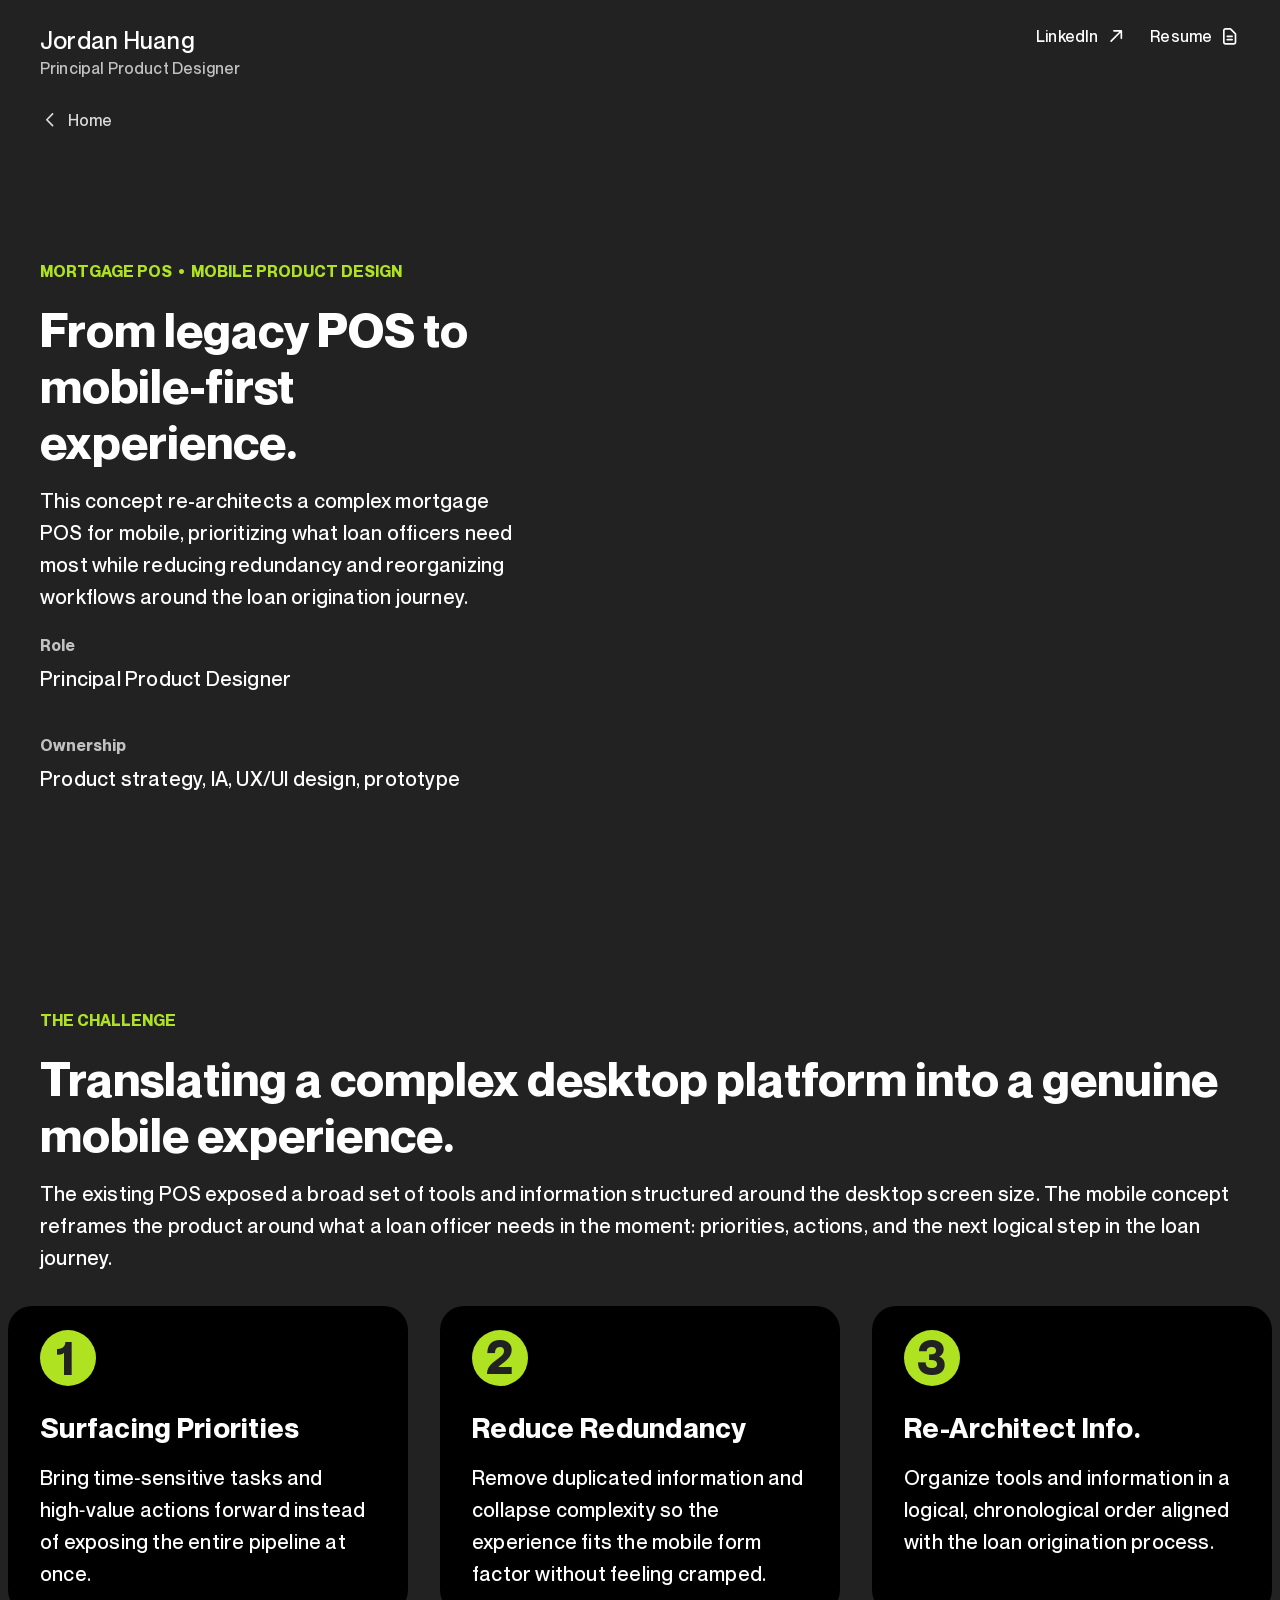
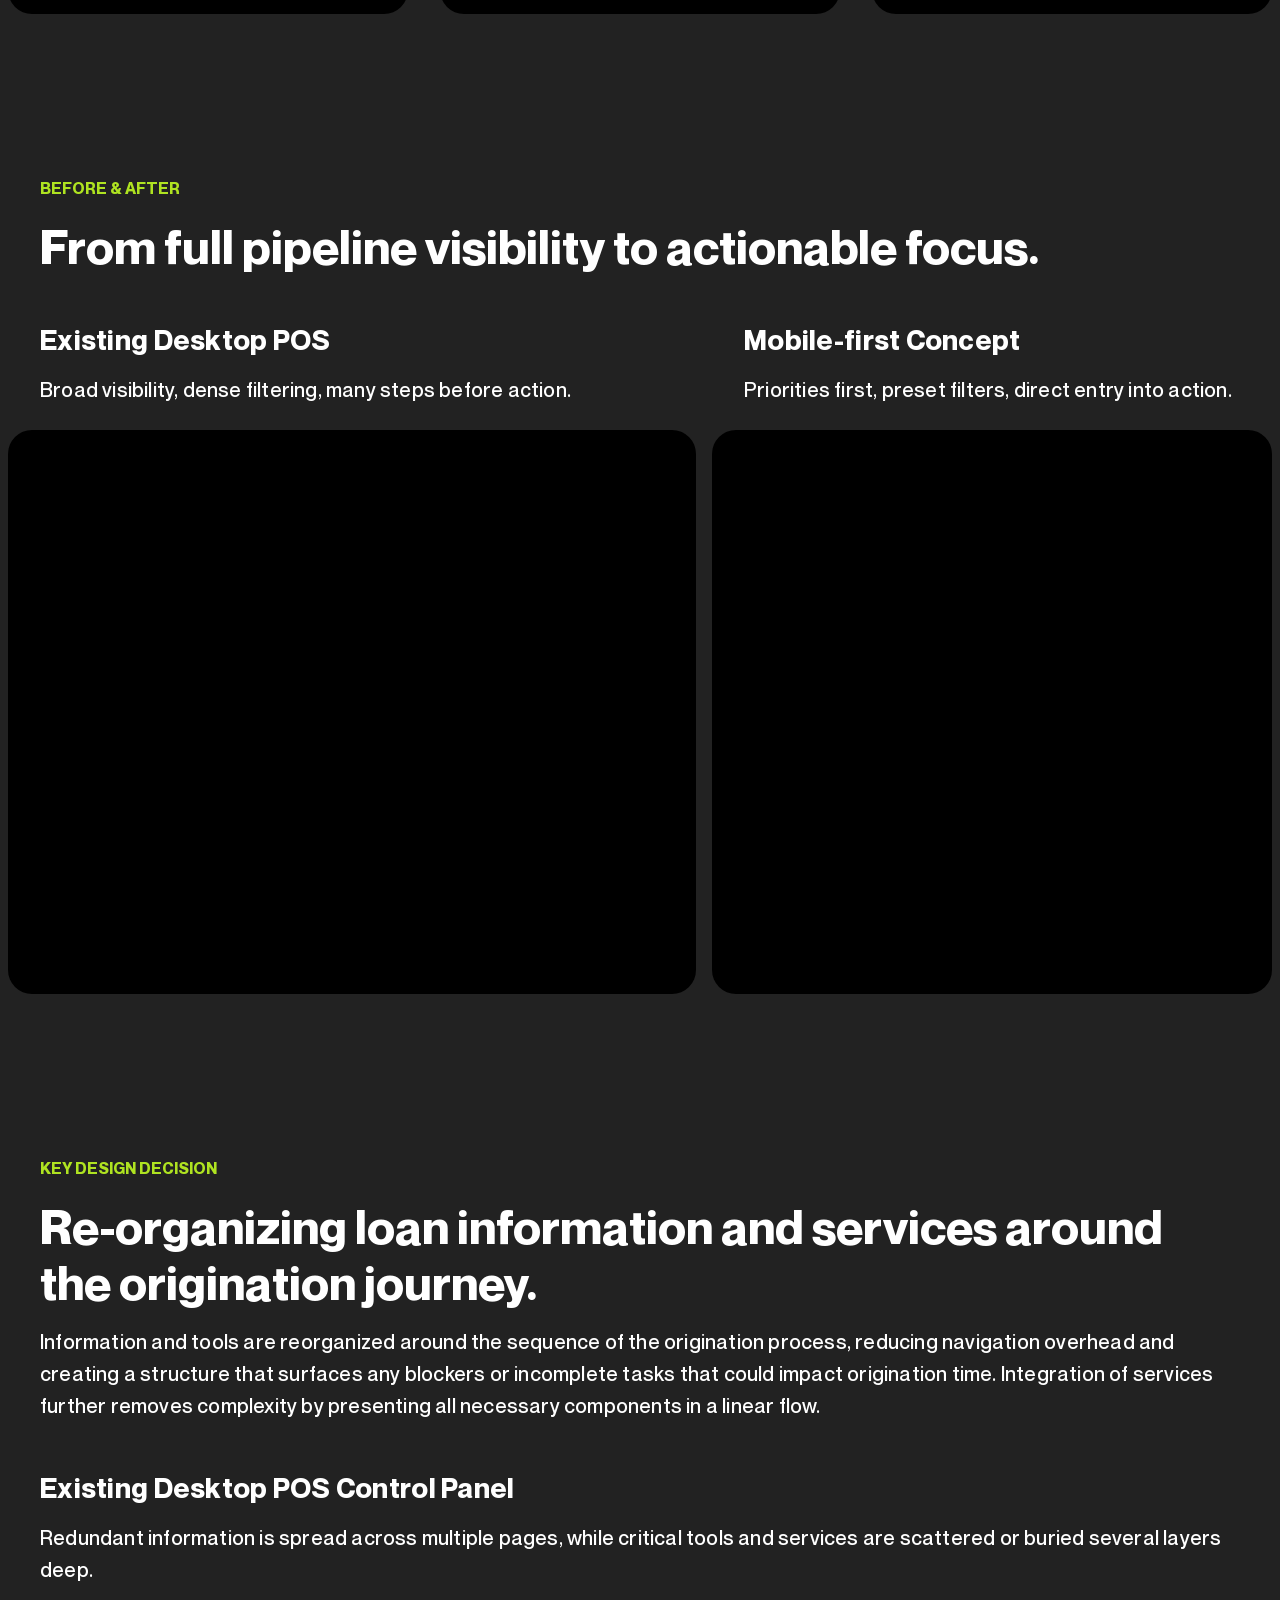
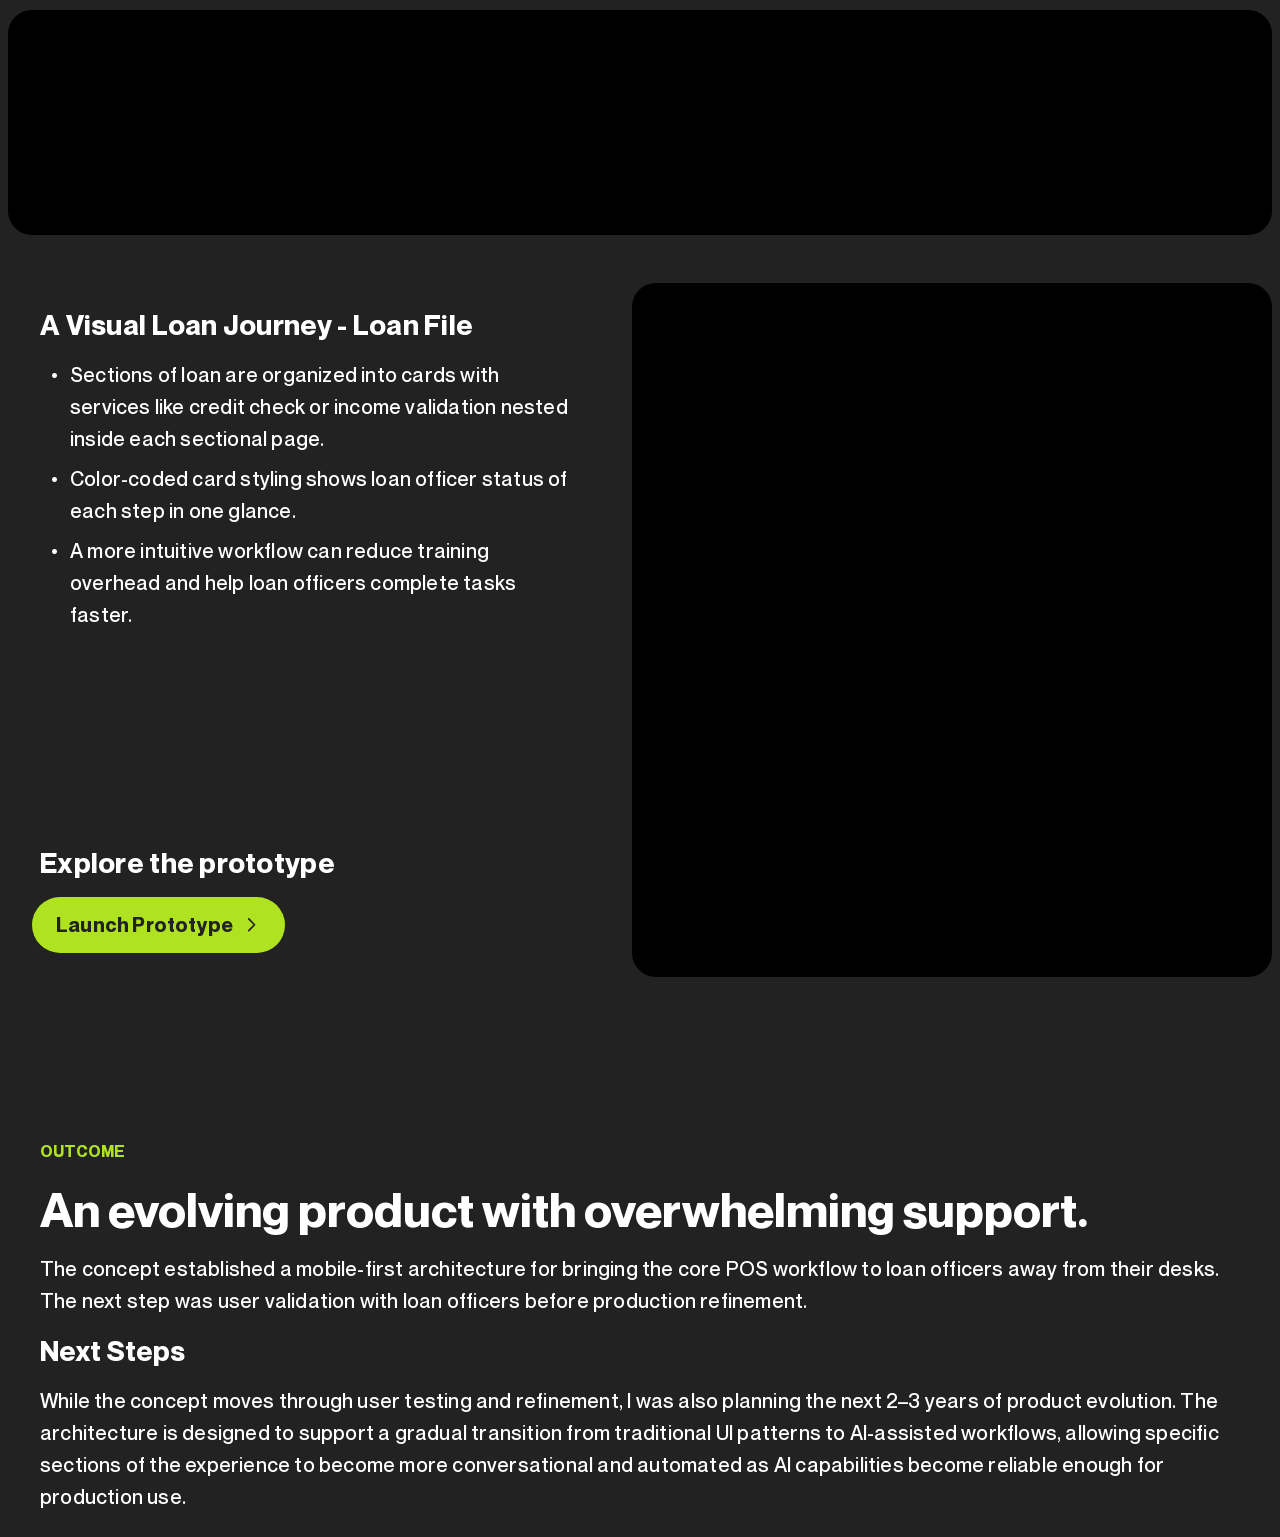
<file: from-legacy-pos-to-mobile-first-experience.html>
<!doctype html>
<!-- Created in Figma Sites -->
<html lang="en">
  <head>
    <meta charset="utf-8" />
    <noscript>
      <style>
        #container {
          display: none;
        }
      </style>
    </noscript>

    <meta name="viewport" content="width=device-width, initial-scale=1" />
    <meta name="color-scheme" content="light dark" />
    <style id="reset-css"> @layer figreset,figoverridable,reset,theme,base,figutils,components,utilities;@layer figoverridable{:root{font-synthesis:none}}@layer figutils{:root{--banner-height:48px;--banner-height-v2:40px;--full-height-with-banner:calc(100dvh - var(--banner-height))}@media (max-width:600px){.banner-v2-container{left:0 !important;right:0 !important;margin:0 auto !important}}.wrapper-with-banner .min-h-screen{min-height:var(--full-height-with-banner)}.wrapper-with-banner .h-screen{height:var(--full-height-with-banner)}}@layer figreset{:root{font-family:var( --default-font-family,ui-sans-serif,system-ui,sans-serif,'Apple Color Emoji','Segoe UI Emoji','Segoe UI Symbol','Noto Color Emoji' )}html{-webkit-text-size-adjust:100%;-webkit-tap-highlight-color:transparent;-webkit-font-smoothing:antialiased;width:100%}body{margin:0;width:100%}body:has([data-page-overflowx='hidden']){overflow-x:hidden}body:has([data-page-overflowx='auto']){overflow-x:auto}}@layer figutils{#container{width:100%}}@layer figreset{*,*:before,*:after{box-sizing:border-box}a{color:inherit;text-decoration:none}button{border:none;background:none;padding:0}h1,h2,h3,h4,h5,h6,p{font-size:inherit;font-weight:inherit}blockquote,dl,dd,h1,h2,h3,h4,h5,h6,hr,figure,p,pre{margin:0}ol,ul,menu{list-style:none;margin:0;padding-inline-start:0}}@layer figutils{:is(.textContents ul,ul.textContents) > li:before{content:'\2022';margin-left:-1.5em;display:inline-block;text-align:center;width:1.5em;-webkit-background-clip:var(--list-marker-background-clip);-webkit-text-fill-color:var(--list-marker-text-fill-color);background-clip:var(--list-marker-background-clip);color:var(--list-marker-color);font-size:var(--list-marker-font-size);line-height:var(--list-marker-line-height);vertical-align:var(--list-marker-vertical-align)}:is(.textContents ol,ol.textContents) > li::marker{color:var(--list-marker-color);font-size:var(--list-marker-font-size);line-height:var(--list-marker-line-height);vertical-align:var(--list-marker-vertical-align)}:is(.textContents,.textContents *).adjustLetterSpacing:after{content:'';margin-left:calc(var(--letter-spacing) * -1)}}@layer figutils{#container .embed{border:none}}@layer figutils{#container .marquee-container{overflow-x:hidden;display:flex;flex-direction:row;position:relative;width:var(--width);transform:var(--transform);&:hover div{animation-play-state:var(--pause-on-hover)}&:active div{animation-play-state:var(--pause-on-click)}&:focus-within > *{animation-play-state:paused !important}}#container .marquee{flex:0 0 auto;min-width:var(--min-width);display:flex;flex-direction:row;align-items:center;animation:scroll var(--duration) linear var(--delay) var(--iteration-count);animation-delay:var(--delay);animation-direction:var(--direction);animation-timing-function:var(--timing-function)}#container .marquee.reduced-motion{@media (prefers-reduced-motion:reduce){animation:none}}@keyframes scroll{0%{transform:translateX(0%)}100%{transform:translateX(-100%)}}#container .marquee-initial-child-container{flex:0 0 auto;display:flex;min-width:auto;flex-direction:row;align-items:center}#container .marquee-child{transform:var(--transform)}}@layer figutils{.code-behavior-wrapper > *{width:100%;height:100%}}@layer figreset{:root{--100dvw:100vw;--100dvh:100vh}@supports (width:100dvw){:root{--100dvw:100dvw;--100dvh:100dvh}}}@layer figutils{.bypass-link{position:fixed;top:16px;left:0;right:0;display:flex;justify-content:center;align-items:center;opacity:0;pointer-events:none}.bypass-link:focus-within{opacity:1;z-index:10000}.bypass-link > a{background-color:#000;color:#fff;border:1px solid #fff;padding:12px 16px;font-size:16px;border-radius:12px;pointer-events:auto}}@layer figreset{:root{text-align:left;button{text-align:left}}}</style><style id="font-faces-bpdn4i"> @font-face{font-family:"Neue Montreal:Bold";font-style:normal;src:url("assets/_user_fonts/v1/4a9b8ce72d3654f9a7b8c02d174f37c25420c54a");font-display:block}@font-face{font-family:"Neue Montreal";font-style:Medium;src:url("assets/_user_fonts/v1/23f8a1b3899b3ea7a0900be2c681da4a05990ebc");font-display:block;font-weight:500}@font-face{font-family:"Neue Montreal:Regular";font-style:normal;src:url("assets/_user_fonts/v1/b9e2d8e13db94c0f48ee6c4665068018fc0d3496");font-display:block}@font-face{font-family:"Source Sans Pro:Regular";font-style:normal;src:url("assets/_woff/v2/SourceSansPro-Regular_2/SourceSansPro-Regular_2-english.woff2");font-display:block;unicode-range:U+0000-00A0,U+00A2-00A9,U+00AC-00AE,U+00B0-00B7,U+00B9-00BA,U+00BC-00BE,U+00D7,U+00F7,U+2000-206F,U+2074,U+20AC,U+2122,U+2190-21BB,U+2212,U+2215,U+F8FF,U+FEFF,U+FFFD}@font-face{font-family:"Source Sans Pro:Regular";font-style:normal;src:url("assets/_woff/v2/SourceSansPro-Regular_2/SourceSansPro-Regular_2-rest-latin.woff2");font-display:block;unicode-range:U+00A1,U+00AA-00AB,U+00AF,U+00B8,U+00BB,U+00BF-00D6,U+00D8-00F6,U+00F8-00FF,U+0131,U+0152-0153,U+02B0-02FF}@font-face{font-family:"Source Sans Pro:Regular";font-style:normal;src:url("assets/_woff/v2/SourceSansPro-Regular_2/SourceSansPro-Regular_2-latin-extended-a.woff2");font-display:block;unicode-range:U+0100-0130,U+0132-0151,U+0154-017F}@font-face{font-family:"Source Sans Pro:Regular";font-style:normal;src:url("assets/_woff/v2/SourceSansPro-Regular_2/SourceSansPro-Regular_2-latin-extended-b.woff2");font-display:block;unicode-range:U+0180-024F}@font-face{font-family:"Source Sans Pro:Regular";font-style:normal;src:url("assets/_woff/v2/SourceSansPro-Regular_2/SourceSansPro-Regular_2-latin-extended-additional.woff2");font-display:block;unicode-range:U+1E00-1EFF}@font-face{font-family:"Source Sans Pro:Regular";font-style:normal;src:url("assets/_woff/v2/SourceSansPro-Regular_2/SourceSansPro-Regular_2-rest.woff2");font-display:block;unicode-range:U+0250-02AF,U+0300-1DFF,U+1F00-1FFF,U+2070-2073,U+2075-20AB,U+20AD-2121,U+2123-218F,U+21BC-2211,U+2213-2214,U+2216-F8FE,U+F900-FEFE,U+FF00-FFFC,U+FFFE-FFFF}@font-face{font-family:"Source Sans Pro";font-style:Regular;src:url("assets/_woff/v2/SourceSansPro-Regular_2/SourceSansPro-Regular_2-english.woff2");font-display:block;font-weight:400;unicode-range:U+0000-00A0,U+00A2-00A9,U+00AC-00AE,U+00B0-00B7,U+00B9-00BA,U+00BC-00BE,U+00D7,U+00F7,U+2000-206F,U+2074,U+20AC,U+2122,U+2190-21BB,U+2212,U+2215,U+F8FF,U+FEFF,U+FFFD}@font-face{font-family:"Source Sans Pro";font-style:Regular;src:url("assets/_woff/v2/SourceSansPro-Regular_2/SourceSansPro-Regular_2-rest-latin.woff2");font-display:block;font-weight:400;unicode-range:U+00A1,U+00AA-00AB,U+00AF,U+00B8,U+00BB,U+00BF-00D6,U+00D8-00F6,U+00F8-00FF,U+0131,U+0152-0153,U+02B0-02FF}@font-face{font-family:"Source Sans Pro";font-style:Regular;src:url("assets/_woff/v2/SourceSansPro-Regular_2/SourceSansPro-Regular_2-latin-extended-a.woff2");font-display:block;font-weight:400;unicode-range:U+0100-0130,U+0132-0151,U+0154-017F}@font-face{font-family:"Source Sans Pro";font-style:Regular;src:url("assets/_woff/v2/SourceSansPro-Regular_2/SourceSansPro-Regular_2-latin-extended-b.woff2");font-display:block;font-weight:400;unicode-range:U+0180-024F}@font-face{font-family:"Source Sans Pro";font-style:Regular;src:url("assets/_woff/v2/SourceSansPro-Regular_2/SourceSansPro-Regular_2-latin-extended-additional.woff2");font-display:block;font-weight:400;unicode-range:U+1E00-1EFF}@font-face{font-family:"Source Sans Pro";font-style:Regular;src:url("assets/_woff/v2/SourceSansPro-Regular_2/SourceSansPro-Regular_2-rest.woff2");font-display:block;font-weight:400;unicode-range:U+0250-02AF,U+0300-1DFF,U+1F00-1FFF,U+2070-2073,U+2075-20AB,U+20AD-2121,U+2123-218F,U+21BC-2211,U+2213-2214,U+2216-F8FE,U+F900-FEFE,U+FF00-FFFC,U+FFFE-FFFF}@font-face{font-family:"Neue Montreal:Medium";font-style:normal;src:url("assets/_user_fonts/v1/23f8a1b3899b3ea7a0900be2c681da4a05990ebc");font-display:block}@font-face{font-family:"Poppins:Medium";font-style:normal;src:url("assets/_woff/v2/Poppins-Medium_6/Poppins-Medium_6-english.woff2");font-display:block;unicode-range:U+0000-00A0,U+00A2-00A9,U+00AC-00AE,U+00B0-00B7,U+00B9-00BA,U+00BC-00BE,U+00D7,U+00F7,U+2000-206F,U+2074,U+20AC,U+2122,U+2190-21BB,U+2212,U+2215,U+F8FF,U+FEFF,U+FFFD}@font-face{font-family:"Poppins:Medium";font-style:normal;src:url("assets/_woff/v2/Poppins-Medium_6/Poppins-Medium_6-rest-latin.woff2");font-display:block;unicode-range:U+00A1,U+00AA-00AB,U+00AF,U+00B8,U+00BB,U+00BF-00D6,U+00D8-00F6,U+00F8-00FF,U+0131,U+0152-0153,U+02B0-02FF}@font-face{font-family:"Poppins:Medium";font-style:normal;src:url("assets/_woff/v2/Poppins-Medium_6/Poppins-Medium_6-latin-extended-a.woff2");font-display:block;unicode-range:U+0100-0130,U+0132-0151,U+0154-017F}@font-face{font-family:"Poppins:Medium";font-style:normal;src:url("assets/_woff/v2/Poppins-Medium_6/Poppins-Medium_6-latin-extended-b.woff2");font-display:block;unicode-range:U+0180-024F}@font-face{font-family:"Poppins:Medium";font-style:normal;src:url("assets/_woff/v2/Poppins-Medium_6/Poppins-Medium_6-latin-extended-additional.woff2");font-display:block;unicode-range:U+1E00-1EFF}@font-face{font-family:"Poppins:Medium";font-style:normal;src:url("assets/_woff/v2/Poppins-Medium_6/Poppins-Medium_6-rest.woff2");font-display:block;unicode-range:U+0250-02AF,U+0300-1DFF,U+1F00-1FFF,U+2070-2073,U+2075-20AB,U+20AD-2121,U+2123-218F,U+21BC-2211,U+2213-2214,U+2216-F8FE,U+F900-FEFE,U+FF00-FFFC,U+FFFE-FFFF}@font-face{font-family:"Poppins";font-style:SemiBold;src:url("assets/_woff/v2/Poppins-SemiBold_6/Poppins-SemiBold_6-english.woff2");font-display:block;font-weight:600;unicode-range:U+0000-00A0,U+00A2-00A9,U+00AC-00AE,U+00B0-00B7,U+00B9-00BA,U+00BC-00BE,U+00D7,U+00F7,U+2000-206F,U+2074,U+20AC,U+2122,U+2190-21BB,U+2212,U+2215,U+F8FF,U+FEFF,U+FFFD}@font-face{font-family:"Poppins";font-style:SemiBold;src:url("assets/_woff/v2/Poppins-SemiBold_6/Poppins-SemiBold_6-rest-latin.woff2");font-display:block;font-weight:600;unicode-range:U+00A1,U+00AA-00AB,U+00AF,U+00B8,U+00BB,U+00BF-00D6,U+00D8-00F6,U+00F8-00FF,U+0131,U+0152-0153,U+02B0-02FF}@font-face{font-family:"Poppins";font-style:SemiBold;src:url("assets/_woff/v2/Poppins-SemiBold_6/Poppins-SemiBold_6-latin-extended-a.woff2");font-display:block;font-weight:600;unicode-range:U+0100-0130,U+0132-0151,U+0154-017F}@font-face{font-family:"Poppins";font-style:SemiBold;src:url("assets/_woff/v2/Poppins-SemiBold_6/Poppins-SemiBold_6-latin-extended-b.woff2");font-display:block;font-weight:600;unicode-range:U+0180-024F}@font-face{font-family:"Poppins";font-style:SemiBold;src:url("assets/_woff/v2/Poppins-SemiBold_6/Poppins-SemiBold_6-latin-extended-additional.woff2");font-display:block;font-weight:600;unicode-range:U+1E00-1EFF}@font-face{font-family:"Poppins";font-style:SemiBold;src:url("assets/_woff/v2/Poppins-SemiBold_6/Poppins-SemiBold_6-rest.woff2");font-display:block;font-weight:600;unicode-range:U+0250-02AF,U+0300-1DFF,U+1F00-1FFF,U+2070-2073,U+2075-20AB,U+20AD-2121,U+2123-218F,U+21BC-2211,U+2213-2214,U+2216-F8FE,U+F900-FEFE,U+FF00-FFFC,U+FFFE-FFFF}@font-face{font-family:"DM Sans:Regular";font-style:normal;src:url("assets/_woff/v2/DMSans_opsz_wght__1/DMSans_opsz_wght__1-english.woff2");font-display:block;unicode-range:U+0000-00A0,U+00A2-00A9,U+00AC-00AE,U+00B0-00B7,U+00B9-00BA,U+00BC-00BE,U+00D7,U+00F7,U+2000-206F,U+2074,U+20AC,U+2122,U+2190-21BB,U+2212,U+2215,U+F8FF,U+FEFF,U+FFFD}@font-face{font-family:"DM Sans:Regular";font-style:normal;src:url("assets/_woff/v2/DMSans_opsz_wght__1/DMSans_opsz_wght__1-rest-latin.woff2");font-display:block;unicode-range:U+00A1,U+00AA-00AB,U+00AF,U+00B8,U+00BB,U+00BF-00D6,U+00D8-00F6,U+00F8-00FF,U+0131,U+0152-0153,U+02B0-02FF}@font-face{font-family:"DM Sans:Regular";font-style:normal;src:url("assets/_woff/v2/DMSans_opsz_wght__1/DMSans_opsz_wght__1-latin-extended-a.woff2");font-display:block;unicode-range:U+0100-0130,U+0132-0151,U+0154-017F}@font-face{font-family:"DM Sans:Regular";font-style:normal;src:url("assets/_woff/v2/DMSans_opsz_wght__1/DMSans_opsz_wght__1-latin-extended-b.woff2");font-display:block;unicode-range:U+0180-024F}@font-face{font-family:"DM Sans:Regular";font-style:normal;src:url("assets/_woff/v2/DMSans_opsz_wght__1/DMSans_opsz_wght__1-latin-extended-additional.woff2");font-display:block;unicode-range:U+1E00-1EFF}@font-face{font-family:"DM Sans:Regular";font-style:normal;src:url("assets/_woff/v2/DMSans_opsz_wght__1/DMSans_opsz_wght__1-rest.woff2");font-display:block;unicode-range:U+0250-02AF,U+0300-1DFF,U+1F00-1FFF,U+2070-2073,U+2075-20AB,U+20AD-2121,U+2123-218F,U+21BC-2211,U+2213-2214,U+2216-F8FE,U+F900-FEFE,U+FF00-FFFC,U+FFFE-FFFF}@font-face{font-family:"DM Sans";font-style:Regular;src:url("assets/_woff/v2/DMSans_opsz_wght__1/DMSans_opsz_wght__1-english.woff2");font-display:block;unicode-range:U+0000-00A0,U+00A2-00A9,U+00AC-00AE,U+00B0-00B7,U+00B9-00BA,U+00BC-00BE,U+00D7,U+00F7,U+2000-206F,U+2074,U+20AC,U+2122,U+2190-21BB,U+2212,U+2215,U+F8FF,U+FEFF,U+FFFD}@font-face{font-family:"DM Sans";font-style:Regular;src:url("assets/_woff/v2/DMSans_opsz_wght__1/DMSans_opsz_wght__1-rest-latin.woff2");font-display:block;unicode-range:U+00A1,U+00AA-00AB,U+00AF,U+00B8,U+00BB,U+00BF-00D6,U+00D8-00F6,U+00F8-00FF,U+0131,U+0152-0153,U+02B0-02FF}@font-face{font-family:"DM Sans";font-style:Regular;src:url("assets/_woff/v2/DMSans_opsz_wght__1/DMSans_opsz_wght__1-latin-extended-a.woff2");font-display:block;unicode-range:U+0100-0130,U+0132-0151,U+0154-017F}@font-face{font-family:"DM Sans";font-style:Regular;src:url("assets/_woff/v2/DMSans_opsz_wght__1/DMSans_opsz_wght__1-latin-extended-b.woff2");font-display:block;unicode-range:U+0180-024F}@font-face{font-family:"DM Sans";font-style:Regular;src:url("assets/_woff/v2/DMSans_opsz_wght__1/DMSans_opsz_wght__1-latin-extended-additional.woff2");font-display:block;unicode-range:U+1E00-1EFF}@font-face{font-family:"DM Sans";font-style:Regular;src:url("assets/_woff/v2/DMSans_opsz_wght__1/DMSans_opsz_wght__1-rest.woff2");font-display:block;unicode-range:U+0250-02AF,U+0300-1DFF,U+1F00-1FFF,U+2070-2073,U+2075-20AB,U+20AD-2121,U+2123-218F,U+21BC-2211,U+2213-2214,U+2216-F8FE,U+F900-FEFE,U+FF00-FFFC,U+FFFE-FFFF}@font-face{font-family:"Poppins:SemiBold";font-style:normal;src:url("assets/_woff/v2/Poppins-SemiBold_6/Poppins-SemiBold_6-english.woff2");font-display:block;unicode-range:U+0000-00A0,U+00A2-00A9,U+00AC-00AE,U+00B0-00B7,U+00B9-00BA,U+00BC-00BE,U+00D7,U+00F7,U+2000-206F,U+2074,U+20AC,U+2122,U+2190-21BB,U+2212,U+2215,U+F8FF,U+FEFF,U+FFFD}@font-face{font-family:"Poppins:SemiBold";font-style:normal;src:url("assets/_woff/v2/Poppins-SemiBold_6/Poppins-SemiBold_6-rest-latin.woff2");font-display:block;unicode-range:U+00A1,U+00AA-00AB,U+00AF,U+00B8,U+00BB,U+00BF-00D6,U+00D8-00F6,U+00F8-00FF,U+0131,U+0152-0153,U+02B0-02FF}@font-face{font-family:"Poppins:SemiBold";font-style:normal;src:url("assets/_woff/v2/Poppins-SemiBold_6/Poppins-SemiBold_6-latin-extended-a.woff2");font-display:block;unicode-range:U+0100-0130,U+0132-0151,U+0154-017F}@font-face{font-family:"Poppins:SemiBold";font-style:normal;src:url("assets/_woff/v2/Poppins-SemiBold_6/Poppins-SemiBold_6-latin-extended-b.woff2");font-display:block;unicode-range:U+0180-024F}@font-face{font-family:"Poppins:SemiBold";font-style:normal;src:url("assets/_woff/v2/Poppins-SemiBold_6/Poppins-SemiBold_6-latin-extended-additional.woff2");font-display:block;unicode-range:U+1E00-1EFF}@font-face{font-family:"Poppins:SemiBold";font-style:normal;src:url("assets/_woff/v2/Poppins-SemiBold_6/Poppins-SemiBold_6-rest.woff2");font-display:block;unicode-range:U+0250-02AF,U+0300-1DFF,U+1F00-1FFF,U+2070-2073,U+2075-20AB,U+20AD-2121,U+2123-218F,U+21BC-2211,U+2213-2214,U+2216-F8FE,U+F900-FEFE,U+FF00-FFFC,U+FFFE-FFFF}</style><style id="breakpoint-css">@media (width < 1280px){[data-breakpoint-id="node-15_2359"]{display:none !important}}@media (width >= 1280px) or (width < 800px){[data-breakpoint-id="node-15_2364"]{display:none !important}}@media (width >= 800px){[data-breakpoint-id="node-15_2365"]{display:none !important}}</style><style id="body-background-color">@media (max-width: 799px) { body:has([data-breakpoint-id="node-15_2365"]) { background-color: #222 } }
@media (max-width: 1279px), (min-width: 800px) { body:has([data-breakpoint-id="node-15_2364"]) { background-color: #222 } }
@media (min-width: 1280px) { body:has([data-breakpoint-id="node-15_2359"]) { background-color: #222 } }</style><style id="ssr-css">#container .css-vf8mzy {position: relative; display: block;}#container .css-j6ldtg {min-width: var(--content-min-width); width: 100%; height: var(--content-min-height);}#container .css-hinpf9 {--content-min-width: max(100%, 375px); --content-min-height: max(var(--100dvh), 6301px); overflow: clip; background-color: #222;}#container .css-ipxf3m {position: fixed; display: flex; justify-content: space-between; align-items: flex-start; padding: 24px;}#container .css-86reuw {left: 0px; right: 0px; top: 0px;}#container .css-s0ibx3 {z-index: 9999; align-content: stretch;}#container .css-ez8men {max-width: none; width: 100%; height: 100%;}#container .css-trglf0 {position: absolute;}#container .css-scd4s8 {object-fit: cover; inset: 0px; pointer-events: none;}#container .css-9uyk0n {position: relative; flex-shrink: 0; display: flex; flex-direction: column; align-items: flex-start;}#container .css-paq0kv {align-content: stretch;}#container .css-nf5ac4 {display: block; position: relative; flex-shrink: 0;}#container .css-59rdls {width: min-content; min-width: 100%;}#container .css-43hs51 {font-family: "Neue Montreal:Medium",sans-serif; word-break: break-word; font-style: normal; font-size: 24px; letter-spacing: 0.24px; line-height: 32px;}#container .css-hczd30 {color: #fff; -webkit-text-fill-color: #fff; --letter-spacing: 0.24px;}#container .css-8itvi0 {font-family: "Neue Montreal:Medium",sans-serif; word-break: break-word; font-style: normal; font-size: 16px; letter-spacing: 0.16px; line-height: 24px; white-space: nowrap;}#container .css-y31q53 {color: #c1c1c1; -webkit-text-fill-color: #c1c1c1; --letter-spacing: 0.16px;}#container .css-7neklh {position: relative; flex-shrink: 0; display: flex; align-items: flex-start; gap: 24px;}#container .css-810q0y {position: relative; flex-shrink: 0; display: flex; align-items: center; gap: 8px;}#container .css-hf9sha {cursor: pointer; align-content: stretch;}#container .css-50k4sv {position: relative; flex-shrink: 0; display: flex; align-items: center; padding: 2px;}#container .css-tahzax {width: 16px; height: 16px;}#container .css-wc1msa {position: relative; flex-shrink: 0; display: block;}#container .css-gxdil1 {overflow: clip;}#container .css-wixxpz {inset: 0;}#container .css-8zr56v {display: block;}#container .css-p82p2j {width: 20px; height: 20px;}#container .css-roiesn {position: absolute; display: block;}#container .css-p94tc9 {left: 16.67%; right: 16.67%; top: 8.33%; bottom: 8.33%;}#container .css-dh59i0 {position: absolute; display: flex; flex-direction: column; align-items: flex-start; gap: 88px;}#container .css-n3kyra {position: relative; flex-shrink: 0; padding-top: 104px; display: flex; flex-direction: column; align-items: flex-start; gap: 40px;}#container .css-v27th6 {width: 100%;}#container .css-l8896p {position: relative; flex-shrink: 0; display: flex; justify-content: space-between; align-items: center; padding: 2px 24px;}#container .css-grtgjx {position: absolute; display: flex; align-items: center; justify-content: center;}#container .css-o1gf38 {left: 29.17%; right: 33.33%; top: 16.67%; bottom: 16.67%;}#container .css-8vi99u {container-type: size;}#container .css-ayg824 {flex: 0 0 auto;}#container .css-9oodz1 {transform: rotate(90deg);}#container .css-fo63ta {width: 100cqh; height: 100cqw;}#container .css-j9f0op {width: 100%; height: 100%;}#container .css-8r8kyn {font-family: "Neue Montreal:Medium",sans-serif; word-break: break-word; font-style: normal; font-size: 16px; letter-spacing: 0.16px; text-align: center; line-height: 24px; white-space: nowrap;}#container .css-v3vqtl {color: #dbdbdb; -webkit-text-fill-color: #dbdbdb; --letter-spacing: 0.16px;}#container .css-qfzz35 {position: relative; flex-shrink: 0; display: flex; flex-direction: column; justify-content: flex-end; align-items: flex-start; gap: 40px;}#container .css-x5dnur {position: relative; flex-shrink: 0; display: flex; flex-direction: column; align-items: flex-start; gap: 16px; padding: 8px 24px;}#container .css-75763o {font-family: "Neue Montreal:Bold",sans-serif; word-break: break-word; font-style: normal; text-transform: uppercase; font-size: 14px; letter-spacing: 0px; text-align: center; line-height: 20px; white-space: pre-wrap;}#container .css-5d4zqm {color: #afe321; -webkit-text-fill-color: #afe321; --letter-spacing: 0px;}#container .css-be9l0 {font-family: "Neue Montreal:Bold",sans-serif; word-break: break-word; font-style: normal; font-size: 32px; letter-spacing: 0px; text-align: center; line-height: 40px;}#container .css-9jtq1y {color: #fff; -webkit-text-fill-color: #fff; --letter-spacing: 0px;}#container .css-a8ck2f {position: relative; flex-shrink: 0; display: flex; flex-direction: column; align-items: flex-start; gap: 24px;}#container .css-f9fgyc {font-family: "Neue Montreal:Medium",sans-serif; word-break: break-word; font-style: normal; font-size: 20px; letter-spacing: 0.2px; text-align: center; line-height: 32px;}#container .css-ni3pi6 {color: #fff; -webkit-text-fill-color: #fff; --letter-spacing: 0.2px;}#container .css-n8r97t {position: relative; flex-shrink: 0; display: flex; flex-direction: column; align-items: flex-start; gap: 8px;}#container .css-mvpihz {font-family: "Neue Montreal:Bold",sans-serif; word-break: break-word; font-style: normal; font-size: 14px; letter-spacing: 0px; text-align: center; line-height: 14px;}#container .css-xwlyse {color: #c1c1c1; -webkit-text-fill-color: #c1c1c1; --letter-spacing: 0px;}#container .css-wblx1e {font-family: "Neue Montreal:Medium",sans-serif; word-break: break-word; font-style: normal; font-size: 16px; letter-spacing: 0.16px; text-align: center; line-height: 16px;}#container .css-gx1bvj {color: #fff; -webkit-text-fill-color: #fff; --letter-spacing: 0.16px;}#container .css-sse3n4 {width: 100px; height: 20px;}#container .css-bmzxga {background-color: #222;}#container .css-fvgdn {position: relative; flex-shrink: 0; padding-left: 24px; padding-right: 24px; display: flex; flex-direction: column; align-items: flex-start; gap: 16px;}#container .css-ozy52r {font-family: "Neue Montreal:Bold",sans-serif; word-break: break-word; font-style: normal; text-transform: uppercase; font-size: 14px; letter-spacing: 0px; text-align: center; line-height: 20px;}#container .css-wrjy8v {font-family: "Neue Montreal:Medium",sans-serif; word-break: break-word; font-style: normal; font-size: 16px; letter-spacing: 0.16px; text-align: center; line-height: 24px;}#container .css-wmh475 {position: relative; flex-shrink: 0; padding-left: 8px; padding-right: 8px; display: flex; flex-direction: column; align-items: flex-start; gap: 16px;}#container .css-4q96 {position: relative; flex-shrink: 0; display: flex; flex-direction: column; align-items: center; gap: 16px; border-radius: 24px; padding: 20px 24px;}#container .css-9cinb3 {align-content: stretch; background-color: #000;}#container .css-h0icx9 {width: 32px; height: 32px;}#container .css-7yy2dd {position: relative; flex-shrink: 0; padding-bottom: 2px; padding-right: 2px; display: flex; flex-direction: column; justify-content: center; align-items: center; border-radius: 28px;}#container .css-5xerev {align-content: stretch; background-color: #afe321;}#container .css-o2dcdz {font-family: "Neue Montreal:Bold",sans-serif; word-break: break-word; font-style: normal; font-size: 28px; letter-spacing: 0.28px; line-height: 36px; white-space: nowrap;}#container .css-uxdaww {color: #222; -webkit-text-fill-color: #222; --letter-spacing: 0.28px;}#container .css-a8ckuu {position: relative; flex-shrink: 0; display: flex; flex-direction: column; align-items: flex-start; gap: 12px;}#container .css-eo3ool {font-family: "Neue Montreal:Bold",sans-serif; word-break: break-word; font-style: normal; font-size: 20px; letter-spacing: 0.2px; text-align: center; line-height: 28px;}#container .css-7qgmw0 {position: relative; flex-shrink: 0; padding-bottom: 2px; padding-right: 1px; display: flex; flex-direction: column; justify-content: center; align-items: center; border-radius: 28px;}#container .css-a8cjdg {position: relative; flex-shrink: 0; display: flex; flex-direction: column; align-items: flex-start; gap: 32px;}#container .css-i13c9q {position: relative; flex-shrink: 0; padding-left: 8px; padding-right: 8px; display: flex; flex-direction: column; align-items: center; gap: 32px;}#container .css-zfhum9 {position: relative; flex-shrink: 0; display: flex; flex-direction: column; align-items: center; gap: 16px;}#container .css-k412iq {position: relative; flex-shrink: 0; padding-left: 16px; padding-right: 16px; display: flex; flex-direction: column; align-items: flex-start; gap: 8px;}#container .css-w0gswj {position: relative; flex-shrink: 0; display: flex; flex-direction: column; align-items: center; border-radius: 24px; padding: 16px;}#container .css-k9f62s {width: 327px; height: 263px;}#container .css-tzn6qh {display: block; position: absolute;}#container .css-7kv4dh {inset: 0px;}#container .css-sxpw4g {height: 706px; width: 100%;}#container .css-d2d5m9 {position: relative; flex-shrink: 0; display: flex; flex-direction: column; justify-content: center; align-items: center; border-radius: 24px; padding: 24px;}#container .css-f7sdw6 {width: 326px; height: 657.927px;}#container .css-7ys93d {position: relative; flex-shrink: 0; display: flex; flex-direction: column; justify-content: center; align-items: flex-start; gap: 48px;}#container .css-d7btmu {position: relative; flex-shrink: 0; padding-left: 8px; padding-right: 8px; display: flex; flex-direction: column; justify-content: center; align-items: center; gap: 16px;}#container .css-q6nmq7 {position: relative; flex-shrink: 0; display: flex; justify-content: center; align-items: center; border-radius: 24px; padding: 16px;}#container .css-fmzzzi {position: relative; flex: 1 0 0; display: flex; flex-direction: column; align-items: center; border-radius: 16px;}#container .css-2fgpwh {min-width: 1px;}#container .css-2gbjjk {align-content: stretch; overflow: clip;}#container .css-xhhm {width: 600px; height: 87px;}#container .css-d7bsxv {position: relative; flex-shrink: 0; padding-left: 8px; padding-right: 8px; display: flex; flex-direction: column; justify-content: center; align-items: center; gap: 24px;}#container .css-a8cihl {position: relative; flex-shrink: 0; display: flex; flex-direction: column; align-items: flex-start; gap: 48px;}#container .css-ft3ig5 {position: relative; flex-shrink: 0; padding-left: 16px; padding-right: 16px; display: flex; flex-direction: column; align-items: flex-start; gap: 16px;}#container .css-tauws3 {font-family: "Neue Montreal:Bold",sans-serif; word-break: break-word; font-style: normal; font-size: 20px; letter-spacing: 0.2px; text-align: center; line-height: 0;}#container .css-8jchzs {display: block; margin-bottom: 0px;}#container .css-6wddlm {line-height: 28px; white-space: pre-wrap;}#container .css-90tu24 {font-family: "Neue Montreal:Medium",sans-serif; word-break: break-word; font-style: normal; font-size: 20px; letter-spacing: 0.2px; line-height: 0;}#container .css-v2rpih {color: #fff; -webkit-text-fill-color: #fff; --letter-spacing: 0.2px; --list-marker-background-clip: initial; --list-marker-color: initial; --list-marker-font-size: initial; --list-marker-line-height: 32px; --list-marker-text-fill-color: initial; --list-marker-vertical-align: initial;}#container .css-h10wqm {margin-inline-start: 30px; --letter-spacing: 0px;}#container .css-hd2b {margin-bottom: 8px;}#container .css-3gmely {line-height: 32px;}#container .css-c76odo {width: 320px; height: 646px;}#container .css-45bzg4 {position: relative; flex-shrink: 0; padding-left: 16px; padding-right: 16px; display: flex; flex-direction: column; align-items: center; gap: 16px;}#container .css-rv8b0n {position: relative; flex-shrink: 0; padding-left: 8px; padding-right: 8px; display: flex; justify-content: center; align-items: center;}#container .css-kdmn4k {font-family: "Neue Montreal:Bold",sans-serif; word-break: break-word; font-style: normal; font-size: 20px; letter-spacing: 0.2px; line-height: 28px; white-space: nowrap;}#container .css-cejn2l {position: relative; flex-shrink: 0; display: flex; align-items: center; gap: 8px; border-radius: 32px; padding: 12px 24px;}#container .css-mo83sq {cursor: pointer; align-content: stretch; background-color: #afe321;}#container .css-14vdhb {font-family: "Neue Montreal:Bold",sans-serif; word-break: break-word; font-style: normal; font-size: 16px; letter-spacing: 0.16px; text-align: left; line-height: 24px; white-space: nowrap;}#container .css-vfiiht {color: #222; -webkit-text-fill-color: #222; --letter-spacing: 0.16px;}#container .css-ka4ofu {left: 33.33%; right: 29.17%; top: 16.67%; bottom: 16.67%;}#container .css-cl25cq {transform: rotate(-90deg);}#container .css-hkrfue {--content-min-width: max(100%, 800px); --content-min-height: max(var(--100dvh), 5580px); overflow: clip; background-color: #222;}#container .css-3tfo4 {position: fixed; display: flex; justify-content: space-between; align-items: flex-start; padding: 24px 32px;}#container .css-iu45v3 {font-family: "Neue Montreal:Medium",sans-serif; word-break: break-word; font-style: normal; font-size: 16px; letter-spacing: 0.16px; text-align: left; line-height: 24px; white-space: nowrap;}#container .css-wy5vzn {left: -12.61%; right: -12.61%; top: -12.6%; bottom: -12.62%;}#container .css-ujcmna {transform: matrix(-0.7071068407911905, -0.7071067215818994, 0.7071067215818995, -0.7071068407911905, 0, 0);}#container .css-fl5rk4 {width: 18.5px; height: 24.003px;}#container .css-xc1c68 {width: 800px; left: 50%; top: 0px;}#container .css-hdvvn5 {transform: translateX(-50%); align-content: stretch;}#container .css-dh5a9k {position: absolute; display: flex; flex-direction: column; align-items: flex-start; gap: 99px;}#container .css-n3kyke {position: relative; flex-shrink: 0; padding-top: 104px; display: flex; flex-direction: column; align-items: flex-start; gap: 48px;}#container .css-4gsrn9 {max-width: 1080px; width: 800px;}#container .css-e26gg7 {position: relative; flex-shrink: 0; display: flex; justify-content: space-between; align-items: center; padding: 2px 32px;}#container .css-di9uzj {max-width: 1080px; width: 100%;}#container .css-ekbp3y {position: relative; flex-shrink: 0; padding-left: 32px; padding-right: 32px; display: flex; flex-direction: column; justify-content: flex-end; align-items: center; gap: 32px;}#container .css-tak3em {position: relative; flex-shrink: 0; padding-top: 8px; padding-bottom: 8px; display: flex; flex-direction: column; align-items: flex-start; gap: 16px;}#container .css-7olamn {font-family: "Neue Montreal:Bold",sans-serif; word-break: break-word; font-style: normal; text-transform: uppercase; font-size: 16px; letter-spacing: 0px; line-height: 28px; white-space: pre-wrap;}#container .css-uwpw24 {font-family: "Neue Montreal:Bold",sans-serif; word-break: break-word; font-style: normal; font-size: 40px; letter-spacing: 0px; line-height: 48px;}#container .css-l8c3go {font-family: "Neue Montreal:Medium",sans-serif; word-break: break-word; font-style: normal; font-size: 16px; letter-spacing: 0.16px; line-height: 24px;}#container .css-22itc5 {position: relative; flex-shrink: 0; display: flex; align-items: flex-start;}#container .css-ucufhq {font-family: "Neue Montreal:Bold",sans-serif; word-break: break-word; font-style: normal; font-size: 14px; letter-spacing: 0px; line-height: 14px;}#container .css-qhku91 {font-family: "Neue Montreal:Medium",sans-serif; word-break: break-word; font-style: normal; font-size: 16px; letter-spacing: 0.16px; line-height: 16px; white-space: nowrap;}#container .css-6adsdj {width: 32px;}#container .css-qn56yi {position: relative; flex-shrink: 0; align-self: stretch; display: block;}#container .css-tihidq {position: relative; flex: 1 0 0; align-self: stretch; display: block;}#container .css-sf5ny4 {position: relative; flex-shrink: 0; display: flex; justify-content: space-between; align-items: center;}#container .css-dzeeb {width: 344px; height: 694px;}#container .css-exclov {position: relative; flex-shrink: 0; padding-left: 32px; padding-right: 32px; display: flex; flex-direction: column; align-items: flex-start; gap: 16px;}#container .css-sy710m {font-family: "Neue Montreal:Bold",sans-serif; word-break: break-word; font-style: normal; text-transform: uppercase; font-size: 16px; letter-spacing: 0px; line-height: 28px;}#container .css-wmh3i6 {position: relative; flex-shrink: 0; padding-left: 8px; padding-right: 8px; display: flex; flex-direction: column; align-items: flex-start; gap: 24px;}#container .css-esv8qk {position: relative; flex-shrink: 0; display: flex; align-items: flex-start; gap: 20px; border-radius: 24px; padding: 24px 32px;}#container .css-on1h95 {width: 40px; height: 40px;}#container .css-gefqrl {position: relative; flex-shrink: 0; padding-bottom: 2px; padding-right: 4px; display: flex; justify-content: center; align-items: center; border-radius: 28px;}#container .css-waquiq {font-family: "Neue Montreal:Bold",sans-serif; word-break: break-word; font-style: normal; font-size: 32px; letter-spacing: 0.32px; line-height: 40px; white-space: nowrap;}#container .css-ujmg2v {color: #222; -webkit-text-fill-color: #222; --letter-spacing: 0.32px;}#container .css-pbatqu {position: relative; flex: 1 0 0; display: flex; flex-direction: column; align-items: flex-start; gap: 12px;}#container .css-m7ui9x {font-family: "Neue Montreal:Bold",sans-serif; word-break: break-word; font-style: normal; font-size: 24px; letter-spacing: 0.24px; line-height: 32px;}#container .css-hb4g5i {position: relative; flex-shrink: 0; padding-bottom: 4px; padding-right: 1px; display: flex; justify-content: center; align-items: center; border-radius: 28px;}#container .css-ffx2gz {font-family: "Neue Montreal:Medium",sans-serif; word-break: break-word; font-style: normal; font-size: 20px; letter-spacing: 0.2px; line-height: 32px;}#container .css-a8cioh {position: relative; flex-shrink: 0; display: flex; flex-direction: column; align-items: flex-start; gap: 40px;}#container .css-wmh248 {position: relative; flex-shrink: 0; padding-left: 8px; padding-right: 8px; display: flex; flex-direction: column; align-items: flex-start; gap: 40px;}#container .css-i5eqf6 {width: 688px;}#container .css-w3c4oo {position: relative; flex-shrink: 0; padding-left: 24px; padding-right: 24px; display: flex; flex-direction: column; align-items: flex-start; gap: 8px;}#container .css-wz23m5 {width: 640px; height: 516px;}#container .css-qqvsqh {position: relative; flex-shrink: 0; display: flex; flex-direction: column; justify-content: center; align-items: center; border-radius: 24px; padding: 24px 8px;}#container .css-infafo {width: 256px; height: 516px;}#container .css-b0jis2 {height: 36px; width: 100%;}#container .css-mi75ij {position: relative; flex: 1 0 0; display: flex; flex-direction: column; align-items: flex-start;}#container .css-o6y6in {aspect-ratio: 1216/177;}#container .css-1oxkje {position: relative; flex-shrink: 0; display: block; border-radius: 16px;}#container .css-fwdtfw {position: absolute; border-radius: 16px;}#container .css-1nfbhk {position: relative; flex-shrink: 0; padding-left: 8px; padding-right: 8px; display: flex; align-items: center; gap: 32px;}#container .css-v3e5l {display: flex; flex: 1 0 0; flex-direction: row; align-self: stretch; align-items: center;}#container .css-pnwkm1 {position: relative; flex: 1 0 0; padding-top: 24px; padding-bottom: 24px; display: flex; flex-direction: column; justify-content: space-between; align-items: flex-start;}#container .css-7hylni {min-width: 1px; height: 100%;}#container .css-ft3hr6 {position: relative; flex-shrink: 0; padding-left: 16px; padding-right: 16px; display: flex; flex-direction: column; align-items: flex-start; gap: 24px;}#container .css-a8ckre {position: relative; flex-shrink: 0; display: flex; flex-direction: column; align-items: flex-start; gap: 16px;}#container .css-l1mcow {display: block; position: relative; flex: 1 0 0;}#container .css-3t5vhm {font-family: "Neue Montreal:Bold",sans-serif; word-break: break-word; font-style: normal; font-size: 20px; letter-spacing: 0.2px; text-align: left; line-height: 32px; white-space: nowrap;}#container .css-epudnm {color: #222; -webkit-text-fill-color: #222; --letter-spacing: 0.2px;}#container .css-ncc9jd {height: 648px;}#container .css-yvizdk {width: 296px; height: 597.382px;}#container .css-cmk9ji {--content-min-width: max(100%, 1280px); --content-min-height: max(var(--100dvh), 4737px); overflow: clip; background-color: #222;}#container .css-ixkafu {position: fixed; display: flex; justify-content: space-between; align-items: flex-start; padding: 24px 40px;}#container .css-2g71v5 {width: 1280px; left: 50%; top: 0px;}#container .css-8f9phl {position: absolute; display: flex; flex-direction: column; align-items: flex-start; gap: 160px;}#container .css-n3kx6g {position: relative; flex-shrink: 0; padding-top: 104px; display: flex; flex-direction: column; align-items: flex-start; gap: 64px;}#container .css-mgr0bo {max-width: 1440px; width: 1280px;}#container .css-hgwrxr {position: relative; flex-shrink: 0; display: flex; justify-content: space-between; align-items: center; padding: 4px 40px;}#container .css-3eutuf {max-width: 1440px; width: 100%;}#container .css-eioxpb {position: relative; flex-shrink: 0; padding-left: 40px; padding-right: 40px; display: flex; align-items: center; gap: 40px;}#container .css-y7iu6 {position: relative; flex: 1 0 0; padding-top: 24px; padding-bottom: 24px; display: flex; flex-direction: column; align-items: flex-start; gap: 16px;}#container .css-7zsab5 {font-family: "Neue Montreal:Bold",sans-serif; word-break: break-word; font-style: normal; font-size: 48px; letter-spacing: 0px; line-height: 56px;}#container .css-yv5axi {font-family: "Neue Montreal:Bold",sans-serif; word-break: break-word; font-style: normal; font-size: 16px; letter-spacing: 0px; line-height: 16px;}#container .css-fy2a1w {font-family: "Neue Montreal:Medium",sans-serif; word-break: break-word; font-style: normal; font-size: 20px; letter-spacing: 0.2px; line-height: 20px;}#container .css-sse3jo {width: 100px; height: 24px;}#container .css-4a8ksx {width: 680px; height: 646px;}#container .css-uaknrd {position: relative; flex-shrink: 0; padding-left: 40px; padding-right: 40px; display: flex; flex-direction: column; align-items: flex-start; gap: 16px;}#container .css-p3j8tt {position: relative; flex-shrink: 0; padding-left: 8px; padding-right: 8px; display: flex; align-items: flex-start; gap: 32px;}#container .css-c4qx22 {position: relative; flex: 1 0 0; align-self: stretch; display: flex; flex-direction: column; align-items: flex-start; gap: 24px; border-radius: 24px; padding: 24px 32px;}#container .css-ldomp {width: 56px; height: 56px;}#container .css-6adtyd {width: 56px;}#container .css-kertwy {font-family: "Neue Montreal:Bold",sans-serif; word-break: break-word; font-style: normal; font-size: 48px; letter-spacing: 0.48px; text-align: center; line-height: 56px;}#container .css-tza24i {color: #222; -webkit-text-fill-color: #222; --letter-spacing: 0.48px;}#container .css-b0k4uh {font-family: "Neue Montreal:Bold",sans-serif; word-break: break-word; font-style: normal; font-size: 28px; letter-spacing: 0.28px; line-height: 36px;}#container .css-hf6jgg {color: #fff; -webkit-text-fill-color: #fff; --letter-spacing: 0.28px;}#container .css-6ewm6e {position: relative; flex: 1 0 0; display: flex; flex-direction: column; align-items: flex-start; gap: 24px; border-radius: 24px; padding: 24px 32px;}#container .css-1nfa3m {position: relative; flex-shrink: 0; padding-left: 8px; padding-right: 8px; display: flex; align-items: center; gap: 16px;}#container .css-csp9dg {position: relative; flex-shrink: 0; display: flex; flex-direction: column; align-items: flex-start; border-radius: 24px; padding: 24px;}#container .css-pbauj9 {position: relative; flex: 1 0 0; display: flex; flex-direction: column; align-items: flex-start; gap: 24px;}#container .css-aahrzy {width: 1216px; height: 177px;}#container .css-fvfoo {position: relative; flex-shrink: 0; padding-left: 24px; padding-right: 24px; display: flex; flex-direction: column; align-items: flex-start; gap: 24px;}#container .css-imu06z {position: relative; flex: 1 0 0; display: flex; flex-direction: column; justify-content: center; align-items: center; border-radius: 24px; padding: 24px;}#container .css-p0txhn {font-family: "Neue Montreal:Bold",sans-serif; word-break: break-word; font-style: normal; font-size: 28px; letter-spacing: 0px; line-height: 36px;}</style><script>window.__serverRenderedCSSClassNames = {"css-vf8mzy":"{\"position\":\"relative\",\"display\":\"block\"}","css-j6ldtg":"{\"minWidth\":\"var(--content-min-width)\",\"width\":\"100%\",\"height\":\"var(--content-min-height)\"}","css-hinpf9":"{\"--content-min-width\":\"max(100%, 375px)\",\"--content-min-height\":\"max(var(--100dvh), 6301px)\",\"overflow\":\"clip\",\"backgroundColor\":\"#222\"}","css-ipxf3m":"{\"position\":\"fixed\",\"paddingTop\":24,\"paddingBottom\":24,\"paddingLeft\":24,\"paddingRight\":24,\"display\":\"flex\",\"justifyContent\":\"space-between\",\"alignItems\":\"flex-start\"}","css-86reuw":"{\"left\":0,\"right\":0,\"top\":0}","css-s0ibx3":"{\"zIndex\":9999,\"alignContent\":\"stretch\"}","css-ez8men":"{\"maxWidth\":\"none\",\"width\":\"100%\",\"height\":\"100%\"}","css-trglf0":"{\"position\":\"absolute\"}","css-scd4s8":"{\"objectFit\":\"cover\",\"inset\":0,\"pointerEvents\":\"none\"}","css-9uyk0n":"{\"position\":\"relative\",\"flexShrink\":0,\"display\":\"flex\",\"flexDirection\":\"column\",\"alignItems\":\"flex-start\"}","css-paq0kv":"{\"alignContent\":\"stretch\"}","css-nf5ac4":"{\"display\":\"block\",\"position\":\"relative\",\"flexShrink\":0}","css-59rdls":"{\"width\":\"min-content\",\"minWidth\":\"100%\"}","css-43hs51":"{\"fontFamily\":\"\\\"Neue Montreal:Medium\\\",sans-serif\",\"wordBreak\":\"break-word\",\"fontStyle\":\"normal\",\"fontSize\":\"24px\",\"letterSpacing\":\"0.24px\",\"lineHeight\":\"32px\"}","css-hczd30":"{\"color\":\"#fff\",\"WebkitTextFillColor\":\"#fff\",\"--letter-spacing\":\"0.24px\"}","css-8itvi0":"{\"fontFamily\":\"\\\"Neue Montreal:Medium\\\",sans-serif\",\"wordBreak\":\"break-word\",\"fontStyle\":\"normal\",\"fontSize\":\"16px\",\"letterSpacing\":\"0.16px\",\"lineHeight\":\"24px\",\"whiteSpace\":\"nowrap\"}","css-y31q53":"{\"color\":\"#c1c1c1\",\"WebkitTextFillColor\":\"#c1c1c1\",\"--letter-spacing\":\"0.16px\"}","css-7neklh":"{\"position\":\"relative\",\"flexShrink\":0,\"display\":\"flex\",\"alignItems\":\"flex-start\",\"gap\":24}","css-810q0y":"{\"position\":\"relative\",\"flexShrink\":0,\"display\":\"flex\",\"alignItems\":\"center\",\"gap\":8}","css-hf9sha":"{\"cursor\":\"pointer\",\"alignContent\":\"stretch\"}","css-50k4sv":"{\"position\":\"relative\",\"flexShrink\":0,\"paddingTop\":2,\"paddingBottom\":2,\"paddingLeft\":2,\"paddingRight\":2,\"display\":\"flex\",\"alignItems\":\"center\"}","css-tahzax":"{\"width\":16,\"height\":16}","css-wc1msa":"{\"position\":\"relative\",\"flexShrink\":0,\"display\":\"block\"}","css-gxdil1":"{\"overflowX\":\"clip\",\"overflowY\":\"clip\"}","css-wixxpz":"{\"top\":\"0\",\"left\":\"0\",\"right\":\"0\",\"bottom\":\"0\"}","css-8zr56v":"{\"display\":\"block\"}","css-p82p2j":"{\"width\":20,\"height\":20}","css-roiesn":"{\"position\":\"absolute\",\"display\":\"block\"}","css-p94tc9":"{\"left\":\"16.67%\",\"right\":\"16.67%\",\"top\":\"8.33%\",\"bottom\":\"8.33%\"}","css-dh59i0":"{\"position\":\"absolute\",\"display\":\"flex\",\"flexDirection\":\"column\",\"alignItems\":\"flex-start\",\"gap\":88}","css-n3kyra":"{\"position\":\"relative\",\"flexShrink\":0,\"paddingTop\":104,\"display\":\"flex\",\"flexDirection\":\"column\",\"alignItems\":\"flex-start\",\"gap\":40}","css-v27th6":"{\"width\":\"100%\"}","css-l8896p":"{\"position\":\"relative\",\"flexShrink\":0,\"paddingTop\":2,\"paddingBottom\":2,\"paddingLeft\":24,\"paddingRight\":24,\"display\":\"flex\",\"justifyContent\":\"space-between\",\"alignItems\":\"center\"}","css-grtgjx":"{\"position\":\"absolute\",\"display\":\"flex\",\"alignItems\":\"center\",\"justifyContent\":\"center\"}","css-o1gf38":"{\"left\":\"29.17%\",\"right\":\"33.33%\",\"top\":\"16.67%\",\"bottom\":\"16.67%\"}","css-8vi99u":"{\"containerType\":\"size\"}","css-ayg824":"{\"flex\":\"0 0 auto\"}","css-9oodz1":"{\"transform\":\"rotate(90deg)\"}","css-fo63ta":"{\"width\":\"100cqh\",\"height\":\"100cqw\"}","css-j9f0op":"{\"width\":\"100%\",\"height\":\"100%\"}","css-8r8kyn":"{\"fontFamily\":\"\\\"Neue Montreal:Medium\\\",sans-serif\",\"wordBreak\":\"break-word\",\"fontStyle\":\"normal\",\"fontSize\":\"16px\",\"letterSpacing\":\"0.16px\",\"textAlign\":\"center\",\"lineHeight\":\"24px\",\"whiteSpace\":\"nowrap\"}","css-v3vqtl":"{\"color\":\"#dbdbdb\",\"WebkitTextFillColor\":\"#dbdbdb\",\"--letter-spacing\":\"0.16px\"}","css-qfzz35":"{\"position\":\"relative\",\"flexShrink\":0,\"display\":\"flex\",\"flexDirection\":\"column\",\"justifyContent\":\"flex-end\",\"alignItems\":\"flex-start\",\"gap\":40}","css-x5dnur":"{\"position\":\"relative\",\"flexShrink\":0,\"paddingTop\":8,\"paddingBottom\":8,\"paddingLeft\":24,\"paddingRight\":24,\"display\":\"flex\",\"flexDirection\":\"column\",\"alignItems\":\"flex-start\",\"gap\":16}","css-75763o":"{\"fontFamily\":\"\\\"Neue Montreal:Bold\\\",sans-serif\",\"wordBreak\":\"break-word\",\"fontStyle\":\"normal\",\"textTransform\":\"uppercase\",\"fontSize\":\"14px\",\"letterSpacing\":\"0px\",\"textAlign\":\"center\",\"lineHeight\":\"20px\",\"whiteSpace\":\"pre-wrap\"}","css-5d4zqm":"{\"color\":\"#afe321\",\"WebkitTextFillColor\":\"#afe321\",\"--letter-spacing\":\"0px\"}","css-be9l0":"{\"fontFamily\":\"\\\"Neue Montreal:Bold\\\",sans-serif\",\"wordBreak\":\"break-word\",\"fontStyle\":\"normal\",\"fontSize\":\"32px\",\"letterSpacing\":\"0px\",\"textAlign\":\"center\",\"lineHeight\":\"40px\"}","css-9jtq1y":"{\"color\":\"#fff\",\"WebkitTextFillColor\":\"#fff\",\"--letter-spacing\":\"0px\"}","css-a8ck2f":"{\"position\":\"relative\",\"flexShrink\":0,\"display\":\"flex\",\"flexDirection\":\"column\",\"alignItems\":\"flex-start\",\"gap\":24}","css-f9fgyc":"{\"fontFamily\":\"\\\"Neue Montreal:Medium\\\",sans-serif\",\"wordBreak\":\"break-word\",\"fontStyle\":\"normal\",\"fontSize\":\"20px\",\"letterSpacing\":\"0.2px\",\"textAlign\":\"center\",\"lineHeight\":\"32px\"}","css-ni3pi6":"{\"color\":\"#fff\",\"WebkitTextFillColor\":\"#fff\",\"--letter-spacing\":\"0.2px\"}","css-n8r97t":"{\"position\":\"relative\",\"flexShrink\":0,\"display\":\"flex\",\"flexDirection\":\"column\",\"alignItems\":\"flex-start\",\"gap\":8}","css-mvpihz":"{\"fontFamily\":\"\\\"Neue Montreal:Bold\\\",sans-serif\",\"wordBreak\":\"break-word\",\"fontStyle\":\"normal\",\"fontSize\":\"14px\",\"letterSpacing\":\"0px\",\"textAlign\":\"center\",\"lineHeight\":\"14px\"}","css-xwlyse":"{\"color\":\"#c1c1c1\",\"WebkitTextFillColor\":\"#c1c1c1\",\"--letter-spacing\":\"0px\"}","css-wblx1e":"{\"fontFamily\":\"\\\"Neue Montreal:Medium\\\",sans-serif\",\"wordBreak\":\"break-word\",\"fontStyle\":\"normal\",\"fontSize\":\"16px\",\"letterSpacing\":\"0.16px\",\"textAlign\":\"center\",\"lineHeight\":\"16px\"}","css-gx1bvj":"{\"color\":\"#fff\",\"WebkitTextFillColor\":\"#fff\",\"--letter-spacing\":\"0.16px\"}","css-sse3n4":"{\"width\":100,\"height\":20}","css-bmzxga":"{\"backgroundColor\":\"#222\"}","css-fvgdn":"{\"position\":\"relative\",\"flexShrink\":0,\"paddingLeft\":24,\"paddingRight\":24,\"display\":\"flex\",\"flexDirection\":\"column\",\"alignItems\":\"flex-start\",\"gap\":16}","css-ozy52r":"{\"fontFamily\":\"\\\"Neue Montreal:Bold\\\",sans-serif\",\"wordBreak\":\"break-word\",\"fontStyle\":\"normal\",\"textTransform\":\"uppercase\",\"fontSize\":\"14px\",\"letterSpacing\":\"0px\",\"textAlign\":\"center\",\"lineHeight\":\"20px\"}","css-wrjy8v":"{\"fontFamily\":\"\\\"Neue Montreal:Medium\\\",sans-serif\",\"wordBreak\":\"break-word\",\"fontStyle\":\"normal\",\"fontSize\":\"16px\",\"letterSpacing\":\"0.16px\",\"textAlign\":\"center\",\"lineHeight\":\"24px\"}","css-wmh475":"{\"position\":\"relative\",\"flexShrink\":0,\"paddingLeft\":8,\"paddingRight\":8,\"display\":\"flex\",\"flexDirection\":\"column\",\"alignItems\":\"flex-start\",\"gap\":16}","css-4q96":"{\"position\":\"relative\",\"flexShrink\":0,\"borderTopLeftRadius\":24,\"borderTopRightRadius\":24,\"borderBottomRightRadius\":24,\"borderBottomLeftRadius\":24,\"paddingTop\":20,\"paddingBottom\":20,\"paddingLeft\":24,\"paddingRight\":24,\"display\":\"flex\",\"flexDirection\":\"column\",\"alignItems\":\"center\",\"gap\":16}","css-9cinb3":"{\"alignContent\":\"stretch\",\"backgroundColor\":\"#000\"}","css-h0icx9":"{\"width\":32,\"height\":32}","css-7yy2dd":"{\"position\":\"relative\",\"flexShrink\":0,\"borderTopLeftRadius\":28,\"borderTopRightRadius\":28,\"borderBottomRightRadius\":28,\"borderBottomLeftRadius\":28,\"paddingBottom\":2,\"paddingRight\":2,\"display\":\"flex\",\"flexDirection\":\"column\",\"justifyContent\":\"center\",\"alignItems\":\"center\"}","css-5xerev":"{\"alignContent\":\"stretch\",\"backgroundColor\":\"#afe321\"}","css-o2dcdz":"{\"fontFamily\":\"\\\"Neue Montreal:Bold\\\",sans-serif\",\"wordBreak\":\"break-word\",\"fontStyle\":\"normal\",\"fontSize\":\"28px\",\"letterSpacing\":\"0.28px\",\"lineHeight\":\"36px\",\"whiteSpace\":\"nowrap\"}","css-uxdaww":"{\"color\":\"#222\",\"WebkitTextFillColor\":\"#222\",\"--letter-spacing\":\"0.28px\"}","css-a8ckuu":"{\"position\":\"relative\",\"flexShrink\":0,\"display\":\"flex\",\"flexDirection\":\"column\",\"alignItems\":\"flex-start\",\"gap\":12}","css-eo3ool":"{\"fontFamily\":\"\\\"Neue Montreal:Bold\\\",sans-serif\",\"wordBreak\":\"break-word\",\"fontStyle\":\"normal\",\"fontSize\":\"20px\",\"letterSpacing\":\"0.2px\",\"textAlign\":\"center\",\"lineHeight\":\"28px\"}","css-7qgmw0":"{\"position\":\"relative\",\"flexShrink\":0,\"borderTopLeftRadius\":28,\"borderTopRightRadius\":28,\"borderBottomRightRadius\":28,\"borderBottomLeftRadius\":28,\"paddingBottom\":2,\"paddingRight\":1,\"display\":\"flex\",\"flexDirection\":\"column\",\"justifyContent\":\"center\",\"alignItems\":\"center\"}","css-a8cjdg":"{\"position\":\"relative\",\"flexShrink\":0,\"display\":\"flex\",\"flexDirection\":\"column\",\"alignItems\":\"flex-start\",\"gap\":32}","css-i13c9q":"{\"position\":\"relative\",\"flexShrink\":0,\"paddingLeft\":8,\"paddingRight\":8,\"display\":\"flex\",\"flexDirection\":\"column\",\"alignItems\":\"center\",\"gap\":32}","css-zfhum9":"{\"position\":\"relative\",\"flexShrink\":0,\"display\":\"flex\",\"flexDirection\":\"column\",\"alignItems\":\"center\",\"gap\":16}","css-k412iq":"{\"position\":\"relative\",\"flexShrink\":0,\"paddingLeft\":16,\"paddingRight\":16,\"display\":\"flex\",\"flexDirection\":\"column\",\"alignItems\":\"flex-start\",\"gap\":8}","css-w0gswj":"{\"position\":\"relative\",\"flexShrink\":0,\"borderTopLeftRadius\":24,\"borderTopRightRadius\":24,\"borderBottomRightRadius\":24,\"borderBottomLeftRadius\":24,\"paddingTop\":16,\"paddingBottom\":16,\"paddingLeft\":16,\"paddingRight\":16,\"display\":\"flex\",\"flexDirection\":\"column\",\"alignItems\":\"center\"}","css-k9f62s":"{\"width\":327,\"height\":263}","css-tzn6qh":"{\"display\":\"block\",\"position\":\"absolute\"}","css-7kv4dh":"{\"inset\":0}","css-sxpw4g":"{\"height\":706,\"width\":\"100%\"}","css-d2d5m9":"{\"position\":\"relative\",\"flexShrink\":0,\"borderTopLeftRadius\":24,\"borderTopRightRadius\":24,\"borderBottomRightRadius\":24,\"borderBottomLeftRadius\":24,\"paddingTop\":24,\"paddingBottom\":24,\"paddingLeft\":24,\"paddingRight\":24,\"display\":\"flex\",\"flexDirection\":\"column\",\"justifyContent\":\"center\",\"alignItems\":\"center\"}","css-f7sdw6":"{\"width\":326,\"height\":657.927}","css-7ys93d":"{\"position\":\"relative\",\"flexShrink\":0,\"display\":\"flex\",\"flexDirection\":\"column\",\"justifyContent\":\"center\",\"alignItems\":\"flex-start\",\"gap\":48}","css-d7btmu":"{\"position\":\"relative\",\"flexShrink\":0,\"paddingLeft\":8,\"paddingRight\":8,\"display\":\"flex\",\"flexDirection\":\"column\",\"justifyContent\":\"center\",\"alignItems\":\"center\",\"gap\":16}","css-q6nmq7":"{\"position\":\"relative\",\"flexShrink\":0,\"borderTopLeftRadius\":24,\"borderTopRightRadius\":24,\"borderBottomRightRadius\":24,\"borderBottomLeftRadius\":24,\"paddingTop\":16,\"paddingBottom\":16,\"paddingLeft\":16,\"paddingRight\":16,\"display\":\"flex\",\"justifyContent\":\"center\",\"alignItems\":\"center\"}","css-fmzzzi":"{\"position\":\"relative\",\"flex\":\"1 0 0\",\"borderTopLeftRadius\":16,\"borderTopRightRadius\":16,\"borderBottomRightRadius\":16,\"borderBottomLeftRadius\":16,\"display\":\"flex\",\"flexDirection\":\"column\",\"alignItems\":\"center\"}","css-2fgpwh":"{\"minWidth\":1}","css-2gbjjk":"{\"alignContent\":\"stretch\",\"overflowX\":\"clip\",\"overflowY\":\"clip\"}","css-xhhm":"{\"width\":600,\"height\":87}","css-d7bsxv":"{\"position\":\"relative\",\"flexShrink\":0,\"paddingLeft\":8,\"paddingRight\":8,\"display\":\"flex\",\"flexDirection\":\"column\",\"justifyContent\":\"center\",\"alignItems\":\"center\",\"gap\":24}","css-a8cihl":"{\"position\":\"relative\",\"flexShrink\":0,\"display\":\"flex\",\"flexDirection\":\"column\",\"alignItems\":\"flex-start\",\"gap\":48}","css-ft3ig5":"{\"position\":\"relative\",\"flexShrink\":0,\"paddingLeft\":16,\"paddingRight\":16,\"display\":\"flex\",\"flexDirection\":\"column\",\"alignItems\":\"flex-start\",\"gap\":16}","css-tauws3":"{\"fontFamily\":\"\\\"Neue Montreal:Bold\\\",sans-serif\",\"wordBreak\":\"break-word\",\"fontStyle\":\"normal\",\"fontSize\":\"20px\",\"letterSpacing\":\"0.2px\",\"textAlign\":\"center\",\"lineHeight\":0}","css-8jchzs":"{\"display\":\"block\",\"marginBottom\":0}","css-6wddlm":"{\"lineHeight\":\"28px\",\"whiteSpace\":\"pre-wrap\"}","css-90tu24":"{\"fontFamily\":\"\\\"Neue Montreal:Medium\\\",sans-serif\",\"wordBreak\":\"break-word\",\"fontStyle\":\"normal\",\"fontSize\":\"20px\",\"letterSpacing\":\"0.2px\",\"lineHeight\":0}","css-v2rpih":"{\"color\":\"#fff\",\"WebkitTextFillColor\":\"#fff\",\"--letter-spacing\":\"0.2px\",\"--list-marker-background-clip\":\"initial\",\"--list-marker-color\":\"initial\",\"--list-marker-font-size\":\"initial\",\"--list-marker-line-height\":\"32px\",\"--list-marker-text-fill-color\":\"initial\",\"--list-marker-vertical-align\":\"initial\"}","css-h10wqm":"{\"marginInlineStart\":\"30px\",\"--letter-spacing\":0}","css-hd2b":"{\"marginBottom\":8}","css-3gmely":"{\"lineHeight\":\"32px\"}","css-c76odo":"{\"width\":320,\"height\":646}","css-45bzg4":"{\"position\":\"relative\",\"flexShrink\":0,\"paddingLeft\":16,\"paddingRight\":16,\"display\":\"flex\",\"flexDirection\":\"column\",\"alignItems\":\"center\",\"gap\":16}","css-rv8b0n":"{\"position\":\"relative\",\"flexShrink\":0,\"paddingLeft\":8,\"paddingRight\":8,\"display\":\"flex\",\"justifyContent\":\"center\",\"alignItems\":\"center\"}","css-kdmn4k":"{\"fontFamily\":\"\\\"Neue Montreal:Bold\\\",sans-serif\",\"wordBreak\":\"break-word\",\"fontStyle\":\"normal\",\"fontSize\":\"20px\",\"letterSpacing\":\"0.2px\",\"lineHeight\":\"28px\",\"whiteSpace\":\"nowrap\"}","css-cejn2l":"{\"position\":\"relative\",\"flexShrink\":0,\"borderTopLeftRadius\":32,\"borderTopRightRadius\":32,\"borderBottomRightRadius\":32,\"borderBottomLeftRadius\":32,\"paddingTop\":12,\"paddingBottom\":12,\"paddingLeft\":24,\"paddingRight\":24,\"display\":\"flex\",\"alignItems\":\"center\",\"gap\":8}","css-mo83sq":"{\"cursor\":\"pointer\",\"alignContent\":\"stretch\",\"backgroundColor\":\"#afe321\"}","css-14vdhb":"{\"fontFamily\":\"\\\"Neue Montreal:Bold\\\",sans-serif\",\"wordBreak\":\"break-word\",\"fontStyle\":\"normal\",\"fontSize\":\"16px\",\"letterSpacing\":\"0.16px\",\"textAlign\":\"left\",\"lineHeight\":\"24px\",\"whiteSpace\":\"nowrap\"}","css-vfiiht":"{\"color\":\"#222\",\"WebkitTextFillColor\":\"#222\",\"--letter-spacing\":\"0.16px\"}","css-ka4ofu":"{\"left\":\"33.33%\",\"right\":\"29.17%\",\"top\":\"16.67%\",\"bottom\":\"16.67%\"}","css-cl25cq":"{\"transform\":\"rotate(-90deg)\"}","css-hkrfue":"{\"--content-min-width\":\"max(100%, 800px)\",\"--content-min-height\":\"max(var(--100dvh), 5580px)\",\"overflow\":\"clip\",\"backgroundColor\":\"#222\"}","css-3tfo4":"{\"position\":\"fixed\",\"paddingTop\":24,\"paddingBottom\":24,\"paddingLeft\":32,\"paddingRight\":32,\"display\":\"flex\",\"justifyContent\":\"space-between\",\"alignItems\":\"flex-start\"}","css-iu45v3":"{\"fontFamily\":\"\\\"Neue Montreal:Medium\\\",sans-serif\",\"wordBreak\":\"break-word\",\"fontStyle\":\"normal\",\"fontSize\":\"16px\",\"letterSpacing\":\"0.16px\",\"textAlign\":\"left\",\"lineHeight\":\"24px\",\"whiteSpace\":\"nowrap\"}","css-wy5vzn":"{\"left\":\"-12.61%\",\"right\":\"-12.61%\",\"top\":\"-12.6%\",\"bottom\":\"-12.62%\"}","css-ujcmna":"{\"transform\":\"matrix(-0.7071068407911905, -0.7071067215818994, 0.7071067215818995, -0.7071068407911905, 0, 0)\"}","css-fl5rk4":"{\"width\":18.5,\"height\":24.003}","css-xc1c68":"{\"width\":800,\"left\":\"50%\",\"top\":0}","css-hdvvn5":"{\"transform\":\"translateX(-50%)\",\"alignContent\":\"stretch\"}","css-dh5a9k":"{\"position\":\"absolute\",\"display\":\"flex\",\"flexDirection\":\"column\",\"alignItems\":\"flex-start\",\"gap\":99}","css-n3kyke":"{\"position\":\"relative\",\"flexShrink\":0,\"paddingTop\":104,\"display\":\"flex\",\"flexDirection\":\"column\",\"alignItems\":\"flex-start\",\"gap\":48}","css-4gsrn9":"{\"maxWidth\":1080,\"width\":800}","css-e26gg7":"{\"position\":\"relative\",\"flexShrink\":0,\"paddingTop\":2,\"paddingBottom\":2,\"paddingLeft\":32,\"paddingRight\":32,\"display\":\"flex\",\"justifyContent\":\"space-between\",\"alignItems\":\"center\"}","css-di9uzj":"{\"maxWidth\":1080,\"width\":\"100%\"}","css-ekbp3y":"{\"position\":\"relative\",\"flexShrink\":0,\"paddingLeft\":32,\"paddingRight\":32,\"display\":\"flex\",\"flexDirection\":\"column\",\"justifyContent\":\"flex-end\",\"alignItems\":\"center\",\"gap\":32}","css-tak3em":"{\"position\":\"relative\",\"flexShrink\":0,\"paddingTop\":8,\"paddingBottom\":8,\"display\":\"flex\",\"flexDirection\":\"column\",\"alignItems\":\"flex-start\",\"gap\":16}","css-7olamn":"{\"fontFamily\":\"\\\"Neue Montreal:Bold\\\",sans-serif\",\"wordBreak\":\"break-word\",\"fontStyle\":\"normal\",\"textTransform\":\"uppercase\",\"fontSize\":\"16px\",\"letterSpacing\":\"0px\",\"lineHeight\":\"28px\",\"whiteSpace\":\"pre-wrap\"}","css-uwpw24":"{\"fontFamily\":\"\\\"Neue Montreal:Bold\\\",sans-serif\",\"wordBreak\":\"break-word\",\"fontStyle\":\"normal\",\"fontSize\":\"40px\",\"letterSpacing\":\"0px\",\"lineHeight\":\"48px\"}","css-l8c3go":"{\"fontFamily\":\"\\\"Neue Montreal:Medium\\\",sans-serif\",\"wordBreak\":\"break-word\",\"fontStyle\":\"normal\",\"fontSize\":\"16px\",\"letterSpacing\":\"0.16px\",\"lineHeight\":\"24px\"}","css-22itc5":"{\"position\":\"relative\",\"flexShrink\":0,\"display\":\"flex\",\"alignItems\":\"flex-start\"}","css-ucufhq":"{\"fontFamily\":\"\\\"Neue Montreal:Bold\\\",sans-serif\",\"wordBreak\":\"break-word\",\"fontStyle\":\"normal\",\"fontSize\":\"14px\",\"letterSpacing\":\"0px\",\"lineHeight\":\"14px\"}","css-qhku91":"{\"fontFamily\":\"\\\"Neue Montreal:Medium\\\",sans-serif\",\"wordBreak\":\"break-word\",\"fontStyle\":\"normal\",\"fontSize\":\"16px\",\"letterSpacing\":\"0.16px\",\"lineHeight\":\"16px\",\"whiteSpace\":\"nowrap\"}","css-6adsdj":"{\"width\":32}","css-qn56yi":"{\"position\":\"relative\",\"flexShrink\":0,\"alignSelf\":\"stretch\",\"display\":\"block\"}","css-tihidq":"{\"position\":\"relative\",\"flex\":\"1 0 0\",\"alignSelf\":\"stretch\",\"display\":\"block\"}","css-sf5ny4":"{\"position\":\"relative\",\"flexShrink\":0,\"display\":\"flex\",\"justifyContent\":\"space-between\",\"alignItems\":\"center\"}","css-dzeeb":"{\"width\":344,\"height\":694}","css-exclov":"{\"position\":\"relative\",\"flexShrink\":0,\"paddingLeft\":32,\"paddingRight\":32,\"display\":\"flex\",\"flexDirection\":\"column\",\"alignItems\":\"flex-start\",\"gap\":16}","css-sy710m":"{\"fontFamily\":\"\\\"Neue Montreal:Bold\\\",sans-serif\",\"wordBreak\":\"break-word\",\"fontStyle\":\"normal\",\"textTransform\":\"uppercase\",\"fontSize\":\"16px\",\"letterSpacing\":\"0px\",\"lineHeight\":\"28px\"}","css-wmh3i6":"{\"position\":\"relative\",\"flexShrink\":0,\"paddingLeft\":8,\"paddingRight\":8,\"display\":\"flex\",\"flexDirection\":\"column\",\"alignItems\":\"flex-start\",\"gap\":24}","css-esv8qk":"{\"position\":\"relative\",\"flexShrink\":0,\"borderTopLeftRadius\":24,\"borderTopRightRadius\":24,\"borderBottomRightRadius\":24,\"borderBottomLeftRadius\":24,\"paddingTop\":24,\"paddingBottom\":24,\"paddingLeft\":32,\"paddingRight\":32,\"display\":\"flex\",\"alignItems\":\"flex-start\",\"gap\":20}","css-on1h95":"{\"width\":40,\"height\":40}","css-gefqrl":"{\"position\":\"relative\",\"flexShrink\":0,\"borderTopLeftRadius\":28,\"borderTopRightRadius\":28,\"borderBottomRightRadius\":28,\"borderBottomLeftRadius\":28,\"paddingBottom\":2,\"paddingRight\":4,\"display\":\"flex\",\"justifyContent\":\"center\",\"alignItems\":\"center\"}","css-waquiq":"{\"fontFamily\":\"\\\"Neue Montreal:Bold\\\",sans-serif\",\"wordBreak\":\"break-word\",\"fontStyle\":\"normal\",\"fontSize\":\"32px\",\"letterSpacing\":\"0.32px\",\"lineHeight\":\"40px\",\"whiteSpace\":\"nowrap\"}","css-ujmg2v":"{\"color\":\"#222\",\"WebkitTextFillColor\":\"#222\",\"--letter-spacing\":\"0.32px\"}","css-pbatqu":"{\"position\":\"relative\",\"flex\":\"1 0 0\",\"display\":\"flex\",\"flexDirection\":\"column\",\"alignItems\":\"flex-start\",\"gap\":12}","css-m7ui9x":"{\"fontFamily\":\"\\\"Neue Montreal:Bold\\\",sans-serif\",\"wordBreak\":\"break-word\",\"fontStyle\":\"normal\",\"fontSize\":\"24px\",\"letterSpacing\":\"0.24px\",\"lineHeight\":\"32px\"}","css-hb4g5i":"{\"position\":\"relative\",\"flexShrink\":0,\"borderTopLeftRadius\":28,\"borderTopRightRadius\":28,\"borderBottomRightRadius\":28,\"borderBottomLeftRadius\":28,\"paddingBottom\":4,\"paddingRight\":1,\"display\":\"flex\",\"justifyContent\":\"center\",\"alignItems\":\"center\"}","css-ffx2gz":"{\"fontFamily\":\"\\\"Neue Montreal:Medium\\\",sans-serif\",\"wordBreak\":\"break-word\",\"fontStyle\":\"normal\",\"fontSize\":\"20px\",\"letterSpacing\":\"0.2px\",\"lineHeight\":\"32px\"}","css-a8cioh":"{\"position\":\"relative\",\"flexShrink\":0,\"display\":\"flex\",\"flexDirection\":\"column\",\"alignItems\":\"flex-start\",\"gap\":40}","css-wmh248":"{\"position\":\"relative\",\"flexShrink\":0,\"paddingLeft\":8,\"paddingRight\":8,\"display\":\"flex\",\"flexDirection\":\"column\",\"alignItems\":\"flex-start\",\"gap\":40}","css-i5eqf6":"{\"width\":688}","css-w3c4oo":"{\"position\":\"relative\",\"flexShrink\":0,\"paddingLeft\":24,\"paddingRight\":24,\"display\":\"flex\",\"flexDirection\":\"column\",\"alignItems\":\"flex-start\",\"gap\":8}","css-wz23m5":"{\"width\":640,\"height\":516}","css-qqvsqh":"{\"position\":\"relative\",\"flexShrink\":0,\"borderTopLeftRadius\":24,\"borderTopRightRadius\":24,\"borderBottomRightRadius\":24,\"borderBottomLeftRadius\":24,\"paddingTop\":24,\"paddingBottom\":24,\"paddingLeft\":8,\"paddingRight\":8,\"display\":\"flex\",\"flexDirection\":\"column\",\"justifyContent\":\"center\",\"alignItems\":\"center\"}","css-infafo":"{\"width\":256,\"height\":516}","css-b0jis2":"{\"height\":36,\"width\":\"100%\"}","css-mi75ij":"{\"position\":\"relative\",\"flex\":\"1 0 0\",\"display\":\"flex\",\"flexDirection\":\"column\",\"alignItems\":\"flex-start\"}","css-o6y6in":"{\"aspectRatio\":\"1216/177\"}","css-1oxkje":"{\"position\":\"relative\",\"flexShrink\":0,\"borderTopLeftRadius\":16,\"borderTopRightRadius\":16,\"borderBottomRightRadius\":16,\"borderBottomLeftRadius\":16,\"display\":\"block\"}","css-fwdtfw":"{\"position\":\"absolute\",\"borderTopLeftRadius\":16,\"borderTopRightRadius\":16,\"borderBottomRightRadius\":16,\"borderBottomLeftRadius\":16}","css-1nfbhk":"{\"position\":\"relative\",\"flexShrink\":0,\"paddingLeft\":8,\"paddingRight\":8,\"display\":\"flex\",\"alignItems\":\"center\",\"gap\":32}","css-v3e5l":"{\"display\":\"flex\",\"flex\":\"1 0 0\",\"flexDirection\":\"row\",\"alignSelf\":\"stretch\",\"alignItems\":\"center\"}","css-pnwkm1":"{\"position\":\"relative\",\"flex\":\"1 0 0\",\"paddingTop\":24,\"paddingBottom\":24,\"display\":\"flex\",\"flexDirection\":\"column\",\"justifyContent\":\"space-between\",\"alignItems\":\"flex-start\"}","css-7hylni":"{\"minWidth\":1,\"height\":\"100%\"}","css-ft3hr6":"{\"position\":\"relative\",\"flexShrink\":0,\"paddingLeft\":16,\"paddingRight\":16,\"display\":\"flex\",\"flexDirection\":\"column\",\"alignItems\":\"flex-start\",\"gap\":24}","css-a8ckre":"{\"position\":\"relative\",\"flexShrink\":0,\"display\":\"flex\",\"flexDirection\":\"column\",\"alignItems\":\"flex-start\",\"gap\":16}","css-l1mcow":"{\"display\":\"block\",\"position\":\"relative\",\"flex\":\"1 0 0\"}","css-3t5vhm":"{\"fontFamily\":\"\\\"Neue Montreal:Bold\\\",sans-serif\",\"wordBreak\":\"break-word\",\"fontStyle\":\"normal\",\"fontSize\":\"20px\",\"letterSpacing\":\"0.2px\",\"textAlign\":\"left\",\"lineHeight\":\"32px\",\"whiteSpace\":\"nowrap\"}","css-epudnm":"{\"color\":\"#222\",\"WebkitTextFillColor\":\"#222\",\"--letter-spacing\":\"0.2px\"}","css-ncc9jd":"{\"height\":648}","css-yvizdk":"{\"width\":296,\"height\":597.382}","css-cmk9ji":"{\"--content-min-width\":\"max(100%, 1280px)\",\"--content-min-height\":\"max(var(--100dvh), 4737px)\",\"overflow\":\"clip\",\"backgroundColor\":\"#222\"}","css-ixkafu":"{\"position\":\"fixed\",\"paddingTop\":24,\"paddingBottom\":24,\"paddingLeft\":40,\"paddingRight\":40,\"display\":\"flex\",\"justifyContent\":\"space-between\",\"alignItems\":\"flex-start\"}","css-2g71v5":"{\"width\":1280,\"left\":\"50%\",\"top\":0}","css-8f9phl":"{\"position\":\"absolute\",\"display\":\"flex\",\"flexDirection\":\"column\",\"alignItems\":\"flex-start\",\"gap\":160}","css-n3kx6g":"{\"position\":\"relative\",\"flexShrink\":0,\"paddingTop\":104,\"display\":\"flex\",\"flexDirection\":\"column\",\"alignItems\":\"flex-start\",\"gap\":64}","css-mgr0bo":"{\"maxWidth\":1440,\"width\":1280}","css-hgwrxr":"{\"position\":\"relative\",\"flexShrink\":0,\"paddingTop\":4,\"paddingBottom\":4,\"paddingLeft\":40,\"paddingRight\":40,\"display\":\"flex\",\"justifyContent\":\"space-between\",\"alignItems\":\"center\"}","css-3eutuf":"{\"maxWidth\":1440,\"width\":\"100%\"}","css-eioxpb":"{\"position\":\"relative\",\"flexShrink\":0,\"paddingLeft\":40,\"paddingRight\":40,\"display\":\"flex\",\"alignItems\":\"center\",\"gap\":40}","css-y7iu6":"{\"position\":\"relative\",\"flex\":\"1 0 0\",\"paddingTop\":24,\"paddingBottom\":24,\"display\":\"flex\",\"flexDirection\":\"column\",\"alignItems\":\"flex-start\",\"gap\":16}","css-7zsab5":"{\"fontFamily\":\"\\\"Neue Montreal:Bold\\\",sans-serif\",\"wordBreak\":\"break-word\",\"fontStyle\":\"normal\",\"fontSize\":\"48px\",\"letterSpacing\":\"0px\",\"lineHeight\":\"56px\"}","css-yv5axi":"{\"fontFamily\":\"\\\"Neue Montreal:Bold\\\",sans-serif\",\"wordBreak\":\"break-word\",\"fontStyle\":\"normal\",\"fontSize\":\"16px\",\"letterSpacing\":\"0px\",\"lineHeight\":\"16px\"}","css-fy2a1w":"{\"fontFamily\":\"\\\"Neue Montreal:Medium\\\",sans-serif\",\"wordBreak\":\"break-word\",\"fontStyle\":\"normal\",\"fontSize\":\"20px\",\"letterSpacing\":\"0.2px\",\"lineHeight\":\"20px\"}","css-sse3jo":"{\"width\":100,\"height\":24}","css-4a8ksx":"{\"width\":680,\"height\":646}","css-uaknrd":"{\"position\":\"relative\",\"flexShrink\":0,\"paddingLeft\":40,\"paddingRight\":40,\"display\":\"flex\",\"flexDirection\":\"column\",\"alignItems\":\"flex-start\",\"gap\":16}","css-p3j8tt":"{\"position\":\"relative\",\"flexShrink\":0,\"paddingLeft\":8,\"paddingRight\":8,\"display\":\"flex\",\"alignItems\":\"flex-start\",\"gap\":32}","css-c4qx22":"{\"position\":\"relative\",\"flex\":\"1 0 0\",\"alignSelf\":\"stretch\",\"borderTopLeftRadius\":24,\"borderTopRightRadius\":24,\"borderBottomRightRadius\":24,\"borderBottomLeftRadius\":24,\"paddingTop\":24,\"paddingBottom\":24,\"paddingLeft\":32,\"paddingRight\":32,\"display\":\"flex\",\"flexDirection\":\"column\",\"alignItems\":\"flex-start\",\"gap\":24}","css-ldomp":"{\"width\":56,\"height\":56}","css-6adtyd":"{\"width\":56}","css-kertwy":"{\"fontFamily\":\"\\\"Neue Montreal:Bold\\\",sans-serif\",\"wordBreak\":\"break-word\",\"fontStyle\":\"normal\",\"fontSize\":\"48px\",\"letterSpacing\":\"0.48px\",\"textAlign\":\"center\",\"lineHeight\":\"56px\"}","css-tza24i":"{\"color\":\"#222\",\"WebkitTextFillColor\":\"#222\",\"--letter-spacing\":\"0.48px\"}","css-b0k4uh":"{\"fontFamily\":\"\\\"Neue Montreal:Bold\\\",sans-serif\",\"wordBreak\":\"break-word\",\"fontStyle\":\"normal\",\"fontSize\":\"28px\",\"letterSpacing\":\"0.28px\",\"lineHeight\":\"36px\"}","css-hf6jgg":"{\"color\":\"#fff\",\"WebkitTextFillColor\":\"#fff\",\"--letter-spacing\":\"0.28px\"}","css-6ewm6e":"{\"position\":\"relative\",\"flex\":\"1 0 0\",\"borderTopLeftRadius\":24,\"borderTopRightRadius\":24,\"borderBottomRightRadius\":24,\"borderBottomLeftRadius\":24,\"paddingTop\":24,\"paddingBottom\":24,\"paddingLeft\":32,\"paddingRight\":32,\"display\":\"flex\",\"flexDirection\":\"column\",\"alignItems\":\"flex-start\",\"gap\":24}","css-1nfa3m":"{\"position\":\"relative\",\"flexShrink\":0,\"paddingLeft\":8,\"paddingRight\":8,\"display\":\"flex\",\"alignItems\":\"center\",\"gap\":16}","css-csp9dg":"{\"position\":\"relative\",\"flexShrink\":0,\"borderTopLeftRadius\":24,\"borderTopRightRadius\":24,\"borderBottomRightRadius\":24,\"borderBottomLeftRadius\":24,\"paddingTop\":24,\"paddingBottom\":24,\"paddingLeft\":24,\"paddingRight\":24,\"display\":\"flex\",\"flexDirection\":\"column\",\"alignItems\":\"flex-start\"}","css-pbauj9":"{\"position\":\"relative\",\"flex\":\"1 0 0\",\"display\":\"flex\",\"flexDirection\":\"column\",\"alignItems\":\"flex-start\",\"gap\":24}","css-aahrzy":"{\"width\":1216,\"height\":177}","css-fvfoo":"{\"position\":\"relative\",\"flexShrink\":0,\"paddingLeft\":24,\"paddingRight\":24,\"display\":\"flex\",\"flexDirection\":\"column\",\"alignItems\":\"flex-start\",\"gap\":24}","css-imu06z":"{\"position\":\"relative\",\"flex\":\"1 0 0\",\"borderTopLeftRadius\":24,\"borderTopRightRadius\":24,\"borderBottomRightRadius\":24,\"borderBottomLeftRadius\":24,\"paddingTop\":24,\"paddingBottom\":24,\"paddingLeft\":24,\"paddingRight\":24,\"display\":\"flex\",\"flexDirection\":\"column\",\"justifyContent\":\"center\",\"alignItems\":\"center\"}","css-p0txhn":"{\"fontFamily\":\"\\\"Neue Montreal:Bold\\\",sans-serif\",\"wordBreak\":\"break-word\",\"fontStyle\":\"normal\",\"fontSize\":\"28px\",\"letterSpacing\":\"0px\",\"lineHeight\":\"36px\"}"}</script><meta id="meta-bkauwd" name="description" content="Created with Figma"><meta id="meta-e7ske7" name="title" content="Jordan Huang Design Portfolio - From legacy pos to mobile first experience"><meta id="meta-yw3oin" name="robots" content="noindex"><meta id="meta-1ab1uk" name="twitter:card" content="summary_large_image"><meta id="meta-km0alw" name="twitter:url" content="https://emboss-mood-61746633.figma.site/from-legacy-pos-to-mobile-first-experience"><meta id="meta-bb9d5m" name="twitter:title" content="Jordan Huang Design Portfolio - From legacy pos to mobile first experience"><meta id="meta-4pgxpb" property="og:title" content="Jordan Huang Design Portfolio - From legacy pos to mobile first experience"><meta id="meta-zfz6ci" property="og:type" content="website"><meta id="meta-oudxov" property="og:url" content="https://emboss-mood-61746633.figma.site/from-legacy-pos-to-mobile-first-experience"><meta id="meta-btj0mi" property="og:site_name" content="Jordan Huang Design Portfolio - From legacy pos to mobile first experience"><title id="title-rgfuk4">Jordan Huang Design Portfolio - From legacy pos to mobile first experience</title>
    <link rel="stylesheet" href="assets/_components/v2/28f0a544d9ed453c590f8ec7847c7f84f4a0d9f0.css">
      <!-- Micro-animations (additive layer) -->
    <link rel="stylesheet" href="animations.css" />
    <link rel="stylesheet" href="layout-fixes.css" />
    <script src="animations.js"></script>
  </head>
  <body>
    
    
    <script data-template-id="country-code">window.__cf_country = "US"</script>
    <script defer src="assets/runtime/sites-runtime.js"></script>
    <script defer src="assets/runtime/site-data.js"></script>
    <script defer src="assets/runtime/offline-boot.js"></script>
    
    <div id="container"><div data-page-overflowx="hidden" data-breakpoint-id="node-15_2365" data-breakpoint="true" data-width="375" data-height="6301" class="css-vf8mzy css-j6ldtg css-hinpf9"><div class="css-ipxf3m css-86reuw css-s0ibx3"><img alt="" src="assets/_assets/v11/acd694a1ea432308ab4217545976422af83e6e6f.png" srcSet="assets/_assets/v11/acd694a1ea432308ab4217545976422af83e6e6f.png 375w" sizes="100vw" class="css-ez8men css-trglf0 css-scd4s8"/><div class="css-9uyk0n css-paq0kv"><p class="css-nf5ac4 css-59rdls css-43hs51 css-hczd30 textContents">Jordan Huang</p><p class="css-nf5ac4 css-8itvi0 css-y31q53 adjustLetterSpacing textContents">Principal Product Designer</p></div><div class="css-7neklh css-paq0kv"><a href="https://www.linkedin.com/in/jordan-huang-design/" target="_blank" class="css-810q0y css-hf9sha"><div class="css-50k4sv css-paq0kv"><div class="css-tahzax css-wc1msa css-gxdil1"><div style="--fill-0:rgba(255, 255, 255, 1)" class="css-trglf0 css-wixxpz"><img src="assets/_assets/v11/368a40e9fc7a82da450ecf3f17784b8d1659ac2e.svg" alt="View Linked In Profile" class="css-8zr56v css-ez8men"/></div></div></div></a><a href="https://github.com/jordanhuangdesign/Portfolio/blob/main/Resume%20-%20Jordan%20Huang%20-%202026.10.09.pdf" target="_blank" class="css-810q0y css-hf9sha"><div class="css-p82p2j css-wc1msa css-gxdil1"><div data-isimage="true" class="css-roiesn css-p94tc9"><div style="--fill-0:rgba(255, 255, 255, 1)" class="css-trglf0 css-wixxpz"><img src="assets/_assets/v11/f4cdbbfb8c8d6c27db640d8d7b434da510ed7166.svg" alt="View Resume PDF" class="css-8zr56v css-ez8men"/></div></div></div></a></div></div><div class="css-dh59i0 css-86reuw css-paq0kv"><div class="css-n3kyra css-v27th6 css-paq0kv"><div class="css-l8896p css-v27th6 css-paq0kv"><a href="index.html" target="_self" class="css-810q0y css-hf9sha"><div class="css-p82p2j css-wc1msa css-gxdil1"><div class="css-grtgjx css-o1gf38 css-8vi99u"><div class="css-ayg824 css-9oodz1 css-fo63ta"><div data-isimage="true" class="css-vf8mzy css-j9f0op"><div style="--fill-0:rgba(219, 219, 219, 1)" class="css-trglf0 css-wixxpz"><img src="assets/_assets/v11/09a38f64a0d0c1c8dc073bd37bd735267b855b21.svg" alt="" class="css-8zr56v css-ez8men"/></div></div></div></div></div><p class="css-nf5ac4 css-8r8kyn css-v3vqtl adjustLetterSpacing textContents">Home</p></a></div><div class="css-qfzz35 css-v27th6 css-paq0kv"><div class="css-x5dnur css-v27th6 css-paq0kv"><p class="css-nf5ac4 css-v27th6 css-75763o css-5d4zqm textContents">Mortgage POS  •  Mobile Product Design</p><p class="css-nf5ac4 css-v27th6 css-be9l0 css-9jtq1y textContents">From legacy POS to mobile-first experience.</p><div class="css-a8ck2f css-v27th6 css-paq0kv"><p class="css-nf5ac4 css-v27th6 css-f9fgyc css-ni3pi6 textContents">This concept re-architects a complex mortgage POS for mobile, prioritizing what loan officers need most while reducing redundancy and reorganizing workflows around the loan origination journey.</p><div class="css-9uyk0n css-v27th6 css-paq0kv"><div class="css-n8r97t css-v27th6 css-paq0kv"><p class="css-nf5ac4 css-v27th6 css-mvpihz css-xwlyse textContents">Role</p><p class="css-nf5ac4 css-v27th6 css-wblx1e css-gx1bvj textContents">Principal Product Designer</p></div><div class="css-sse3n4 css-wc1msa css-bmzxga"></div><div class="css-n8r97t css-v27th6 css-paq0kv"><p class="css-nf5ac4 css-v27th6 css-mvpihz css-xwlyse textContents">Ownership</p><p class="css-nf5ac4 css-v27th6 css-wblx1e css-gx1bvj textContents">Product strategy, IA, UX/UI design, prototype</p></div></div></div></div></div></div><div class="css-a8ck2f css-v27th6 css-paq0kv"><div class="css-fvgdn css-v27th6 css-paq0kv"><p class="css-nf5ac4 css-v27th6 css-ozy52r css-5d4zqm textContents">The Challenge</p><p class="css-nf5ac4 css-v27th6 css-be9l0 css-9jtq1y textContents">Translating a complex desktop platform into a genuine mobile experience.</p><p class="css-nf5ac4 css-v27th6 css-wrjy8v css-gx1bvj textContents">The existing POS exposed a broad set of tools and information structured around the desktop screen size. The mobile concept reframes the product around what a loan officer needs in the moment: priorities, actions, and the next logical step in the loan journey.</p></div><div class="css-wmh475 css-v27th6 css-paq0kv"><div class="css-4q96 css-v27th6 css-9cinb3"><div class="css-h0icx9 css-7yy2dd css-5xerev"><p class="css-nf5ac4 css-o2dcdz css-uxdaww adjustLetterSpacing textContents">1</p></div><div class="css-a8ckuu css-v27th6 css-paq0kv"><p class="css-nf5ac4 css-v27th6 css-eo3ool css-ni3pi6 textContents">Surfacing Priorities</p><p class="css-nf5ac4 css-v27th6 css-wrjy8v css-gx1bvj textContents">Bring time‑sensitive tasks and high‑value actions forward instead of exposing the entire pipeline at once.</p></div></div><div class="css-4q96 css-v27th6 css-9cinb3"><div class="css-h0icx9 css-7qgmw0 css-5xerev"><p class="css-nf5ac4 css-o2dcdz css-uxdaww adjustLetterSpacing textContents">2</p></div><div class="css-a8ckuu css-v27th6 css-paq0kv"><p class="css-nf5ac4 css-v27th6 css-eo3ool css-ni3pi6 textContents">Reduce Redundancy</p><p class="css-nf5ac4 css-v27th6 css-f9fgyc css-ni3pi6 textContents">Remove duplicated information and collapse complexity so the experience fits the mobile form factor without feeling cramped.</p></div></div><div class="css-4q96 css-v27th6 css-9cinb3"><div class="css-h0icx9 css-7qgmw0 css-5xerev"><p class="css-nf5ac4 css-o2dcdz css-uxdaww adjustLetterSpacing textContents">3</p></div><div class="css-a8ckuu css-v27th6 css-paq0kv"><p class="css-nf5ac4 css-v27th6 css-eo3ool css-ni3pi6 textContents">Re-Architect Info.</p><p class="css-nf5ac4 css-v27th6 css-wrjy8v css-gx1bvj textContents">Organize tools and information in a logical, chronological order aligned with the loan origination process.</p></div></div></div></div><div class="css-a8cjdg css-v27th6 css-paq0kv"><div class="css-fvgdn css-v27th6 css-paq0kv"><p class="css-nf5ac4 css-v27th6 css-ozy52r css-5d4zqm textContents">before &amp; after</p><p class="css-nf5ac4 css-v27th6 css-be9l0 css-9jtq1y textContents">From full pipeline visibility to actionable focus.</p></div><div class="css-i13c9q css-v27th6 css-paq0kv"><div class="css-zfhum9 css-v27th6 css-paq0kv"><div class="css-k412iq css-v27th6 css-paq0kv"><p class="css-nf5ac4 css-v27th6 css-eo3ool css-ni3pi6 textContents">Existing Desktop POS</p><p class="css-nf5ac4 css-v27th6 css-wrjy8v css-gx1bvj textContents">Broad visibility, dense filtering, many steps before action.</p></div><div class="css-w0gswj css-v27th6 css-9cinb3"><div data-isimage="true" class="css-k9f62s css-wc1msa"><img loading="lazy" src="assets/_assets/v11/fd4de6dd99fc350c70040f7571d066684768d966.png" alt="" width="327" height="263" srcSet="assets/_assets/v11/fd4de6dd99fc350c70040f7571d066684768d966.png 327w" sizes="auto,327px" class="css-tzn6qh css-ez8men css-7kv4dh"/></div></div></div><div class="css-zfhum9 css-v27th6 css-paq0kv"><div class="css-k412iq css-v27th6 css-paq0kv"><p class="css-nf5ac4 css-v27th6 css-eo3ool css-ni3pi6 textContents">Mobile-first Concept</p><p class="css-nf5ac4 css-v27th6 css-wrjy8v css-gx1bvj textContents">Priorities first, preset filters, direct entry into action.</p></div><div class="css-sxpw4g css-d2d5m9 css-9cinb3"><div class="css-f7sdw6 css-wc1msa"><img loading="lazy" alt="mobile " src="assets/_assets/v11/69fa88f71e2f082a27a9eb91b6dd11aea62874e8.png" srcSet="assets/_assets/v11/69fa88f71e2f082a27a9eb91b6dd11aea62874e8.png 440w" sizes="auto,326px" class="css-ez8men css-trglf0 css-scd4s8"/></div></div></div></div></div><div class="css-7ys93d css-v27th6 css-paq0kv"><div class="css-fvgdn css-v27th6 css-paq0kv"><p class="css-nf5ac4 css-v27th6 css-ozy52r css-5d4zqm textContents">key design decision</p><p class="css-nf5ac4 css-v27th6 css-be9l0 css-9jtq1y textContents">Re-organizing loan information and services around the origination journey.</p><p class="css-nf5ac4 css-v27th6 css-wrjy8v css-gx1bvj textContents">Information and tools are reorganized around the sequence of the origination process, reducing navigation overhead and creating a structure that surfaces any blockers or incomplete tasks that could impact origination time. Integration of services further removes complexity by presenting all necessary components in a linear flow.</p></div><div class="css-d7btmu css-v27th6 css-paq0kv"><div class="css-k412iq css-v27th6 css-paq0kv"><p class="css-nf5ac4 css-v27th6 css-eo3ool css-ni3pi6 textContents">Existing Desktop POS Control Panel</p><p class="css-nf5ac4 css-v27th6 css-wrjy8v css-gx1bvj textContents">Redundant information is spread across multiple pages, while critical tools and services are scattered or buried several layers deep.</p></div><div class="css-q6nmq7 css-v27th6 css-9cinb3"><div class="css-fmzzzi css-2fgpwh css-2gbjjk"><div class="css-xhhm css-wc1msa"><img loading="lazy" alt="" src="assets/_assets/v11/e4f9bc8e367cfc90aa069a3d13be0409eac5dc7b.png" srcSet="assets/_assets/v11/e4f9bc8e367cfc90aa069a3d13be0409eac5dc7b.png 1216w, assets/_assets/v11/e4f9bc8e367cfc90aa069a3d13be0409eac5dc7b.png?w=1024 1024w" sizes="auto,600px" class="css-ez8men css-trglf0 css-scd4s8"/></div></div></div></div><div class="css-d7bsxv css-v27th6 css-paq0kv"><div class="css-a8cihl css-v27th6 css-paq0kv"><div class="css-ft3ig5 css-v27th6 css-paq0kv"><div class="css-wc1msa css-v27th6 css-tauws3 css-ni3pi6 textContents"><p class="css-8jchzs css-6wddlm">A Chronological Workspace - </p><p class="css-8zr56v css-6wddlm">Loan File</p></div><ul class="css-wc1msa css-v27th6 css-90tu24 css-v2rpih textContents"><li class="css-h10wqm css-hd2b"><span class="css-3gmely">Sections of loan are organized into cards with services like credit check or income validation nested inside each sectional page. </span></li><li class="css-h10wqm css-hd2b"><span class="css-3gmely">Color-coded card styling shows loan officer status of each step in one glance.</span></li><li class="css-h10wqm"><span class="css-3gmely">A more intuitive workflow can reduce training overhead and help loan officers complete tasks faster.</span></li></ul></div></div><div class="css-d2d5m9 css-v27th6 css-9cinb3"><div class="css-c76odo css-wc1msa"><img loading="lazy" alt="loan file" src="assets/_assets/v11/fca95cd13273d22a62feed125a5d855400e2d80d.png" srcSet="assets/_assets/v11/fca95cd13273d22a62feed125a5d855400e2d80d.png 440w" sizes="auto,320px" class="css-ez8men css-trglf0 css-scd4s8"/></div></div><div class="css-45bzg4 css-v27th6 css-paq0kv"><div class="css-rv8b0n css-paq0kv"><p class="css-nf5ac4 css-kdmn4k css-ni3pi6 adjustLetterSpacing textContents">Explore the prototype</p></div><a href="https://www.figma.com/proto/23eeQ9yAuA3NUmjg8V3bep/melloGo?node-id=659-23281&amp;viewport=424%2C-2554%2C0.19&amp;t=WnRdMTClmYtopF6y-1&amp;scaling=scale-down&amp;content-scaling=fixed&amp;starting-point-node-id=659%3A23281&amp;page-id=7%3A36" target="_blank" class="css-cejn2l css-mo83sq"><p class="css-nf5ac4 css-14vdhb css-vfiiht adjustLetterSpacing textContents">Launch Prototype</p><div class="css-p82p2j css-wc1msa css-gxdil1"><div class="css-grtgjx css-ka4ofu css-8vi99u"><div class="css-ayg824 css-cl25cq css-fo63ta"><div data-isimage="true" class="css-vf8mzy css-j9f0op"><div style="--fill-0:rgba(34, 34, 34, 1)" class="css-trglf0 css-wixxpz"><img loading="lazy" src="assets/_assets/v11/39f970cc0b73933d5d37dccc13bdc40bef4781b2.svg" alt="" class="css-8zr56v css-ez8men"/></div></div></div></div></div></a></div></div></div><div class="css-fvgdn css-v27th6 css-paq0kv"><p class="css-nf5ac4 css-v27th6 css-ozy52r css-5d4zqm textContents">outcome</p><p class="css-nf5ac4 css-v27th6 css-be9l0 css-9jtq1y textContents">An evolving product with overwhelming support.</p><p class="css-nf5ac4 css-v27th6 css-wrjy8v css-gx1bvj textContents">The concept established a mobile-first architecture for bringing the core POS workflow to loan officers away from their desks. The next step was user validation with loan officers before production refinement.</p><p class="css-nf5ac4 css-v27th6 css-be9l0 css-9jtq1y textContents">Next Steps</p><p class="css-nf5ac4 css-v27th6 css-wrjy8v css-gx1bvj textContents">While the concept moves through user testing and refinement, I was also planning the next 2–3 years of product evolution. The architecture is designed to support a gradual transition from traditional UI patterns to AI-assisted workflows, allowing specific sections of the experience to become more conversational and automated as AI capabilities become reliable enough for production use.</p></div></div></div><div data-page-overflowx="hidden" data-breakpoint-id="node-15_2364" data-breakpoint="true" data-width="800" data-height="5580" class="css-vf8mzy css-j6ldtg css-hkrfue"><div class="css-3tfo4 css-86reuw css-s0ibx3"><img alt="" src="assets/_assets/v11/d8b454dcd3da71194591ca76ca9e2e81c6f9dd7a.png" srcSet="assets/_assets/v11/d8b454dcd3da71194591ca76ca9e2e81c6f9dd7a.png 800w, assets/_assets/v11/d8b454dcd3da71194591ca76ca9e2e81c6f9dd7a.png?w=512 512w" sizes="100vw" class="css-ez8men css-trglf0 css-scd4s8"/><div class="css-9uyk0n css-paq0kv"><p class="css-nf5ac4 css-59rdls css-43hs51 css-hczd30 textContents">Jordan Huang</p><p class="css-nf5ac4 css-8itvi0 css-y31q53 adjustLetterSpacing textContents">Principal Product Designer</p></div><div class="css-7neklh css-paq0kv"><a href="https://www.linkedin.com/in/jordan-huang-design/" target="_blank" class="css-810q0y css-hf9sha"><p class="css-nf5ac4 css-iu45v3 css-gx1bvj adjustLetterSpacing textContents">LinkedIn</p><div class="css-50k4sv css-paq0kv"><div class="css-tahzax css-wc1msa"><div class="css-grtgjx css-wy5vzn"><div class="css-ayg824 css-ujcmna css-fl5rk4"><div data-isimage="true" class="css-vf8mzy css-j9f0op"><div style="--fill-0:rgba(255, 255, 255, 1)" class="css-trglf0 css-wixxpz"><img src="assets/_assets/v11/ae0d7e9d0877576de5ca1e8d32da4347fb6378f8.svg" alt="View Linked In Profile" class="css-8zr56v css-ez8men"/></div></div></div></div></div></div></a><a href="https://github.com/jordanhuangdesign/Portfolio/blob/main/Resume%20-%20Jordan%20Huang%20-%202026.10.09.pdf" target="_blank" class="css-810q0y css-hf9sha"><p class="css-nf5ac4 css-iu45v3 css-gx1bvj adjustLetterSpacing textContents">Resume</p><div class="css-p82p2j css-wc1msa css-gxdil1"><div data-isimage="true" class="css-roiesn css-p94tc9"><div style="--fill-0:rgba(255, 255, 255, 1)" class="css-trglf0 css-wixxpz"><img src="assets/_assets/v11/f4cdbbfb8c8d6c27db640d8d7b434da510ed7166.svg" alt="View Resume PDF" class="css-8zr56v css-ez8men"/></div></div></div></a></div></div><div class="css-xc1c68 css-hdvvn5 css-dh5a9k"><div class="css-n3kyke css-v27th6 css-paq0kv"><div class="css-4gsrn9 css-e26gg7 css-paq0kv"><a href="index.html" target="_self" class="css-810q0y css-hf9sha"><div class="css-p82p2j css-wc1msa css-gxdil1"><div class="css-grtgjx css-o1gf38 css-8vi99u"><div class="css-ayg824 css-9oodz1 css-fo63ta"><div data-isimage="true" class="css-vf8mzy css-j9f0op"><div style="--fill-0:rgba(219, 219, 219, 1)" class="css-trglf0 css-wixxpz"><img src="assets/_assets/v11/09a38f64a0d0c1c8dc073bd37bd735267b855b21.svg" alt="" class="css-8zr56v css-ez8men"/></div></div></div></div></div><p class="css-nf5ac4 css-iu45v3 css-v3vqtl adjustLetterSpacing textContents">Home</p></a></div><div class="css-di9uzj css-ekbp3y css-paq0kv"><div class="css-tak3em css-v27th6 css-paq0kv"><p class="css-nf5ac4 css-v27th6 css-7olamn css-5d4zqm textContents">Mortgage POS  •  Mobile Product Design</p><p class="css-nf5ac4 css-v27th6 css-uwpw24 css-9jtq1y textContents">From legacy POS to mobile-first experience.</p><div class="css-a8ck2f css-v27th6 css-paq0kv"><p class="css-nf5ac4 css-v27th6 css-l8c3go css-gx1bvj textContents">This concept re-architects a complex mortgage POS for mobile, prioritizing what loan officers need most while reducing redundancy and reorganizing workflows around the loan origination journey.</p><div class="css-22itc5 css-v27th6 css-paq0kv"><div class="css-n8r97t css-paq0kv"><p class="css-nf5ac4 css-59rdls css-ucufhq css-xwlyse textContents">Role</p><p class="css-nf5ac4 css-qhku91 css-gx1bvj adjustLetterSpacing textContents">Principal Product Designer</p></div><div class="css-6adsdj css-qn56yi css-bmzxga"></div><div class="css-n8r97t css-paq0kv"><p class="css-nf5ac4 css-59rdls css-ucufhq css-xwlyse textContents">Ownership</p><p class="css-nf5ac4 css-qhku91 css-gx1bvj adjustLetterSpacing textContents">Product strategy, IA, UX/UI design, prototype</p></div><div class="css-tihidq css-2fgpwh css-bmzxga"></div></div></div></div><div class="css-sf5ny4 css-v27th6 css-paq0kv"><div class="css-dzeeb css-wc1msa"><img alt="me" src="assets/_assets/v11/69fa88f71e2f082a27a9eb91b6dd11aea62874e8.png" srcSet="assets/_assets/v11/69fa88f71e2f082a27a9eb91b6dd11aea62874e8.png 440w" sizes="344px" class="css-ez8men css-trglf0 css-scd4s8"/></div><div class="css-dzeeb css-wc1msa"><img alt="mobile app " src="assets/_assets/v11/fca95cd13273d22a62feed125a5d855400e2d80d.png" srcSet="assets/_assets/v11/fca95cd13273d22a62feed125a5d855400e2d80d.png 440w" sizes="344px" class="css-ez8men css-trglf0 css-scd4s8"/></div></div></div></div><div class="css-di9uzj css-a8cjdg css-paq0kv"><div class="css-exclov css-v27th6 css-paq0kv"><p class="css-nf5ac4 css-v27th6 css-sy710m css-5d4zqm textContents">The challenge</p><p class="css-nf5ac4 css-v27th6 css-uwpw24 css-9jtq1y textContents">Translating a complex desktop platform into a genuine mobile experience.</p><p class="css-nf5ac4 css-v27th6 css-l8c3go css-gx1bvj textContents">The existing POS exposed a broad set of tools and information structured around the desktop screen size. The mobile concept reframes the product around what a loan officer needs in the moment: priorities, actions, and the next logical step in the loan journey.</p></div><div class="css-wmh3i6 css-v27th6 css-paq0kv"><div class="css-esv8qk css-v27th6 css-9cinb3"><div class="css-on1h95 css-gefqrl css-5xerev"><p class="css-nf5ac4 css-waquiq css-ujmg2v adjustLetterSpacing textContents">1</p></div><div class="css-pbatqu css-2fgpwh css-paq0kv"><p class="css-nf5ac4 css-v27th6 css-m7ui9x css-hczd30 textContents">Surfacing Priorities</p><p class="css-nf5ac4 css-v27th6 css-l8c3go css-gx1bvj textContents">Bring time‑sensitive tasks and high‑value actions forward instead of exposing the entire pipeline at once.</p></div></div><div class="css-esv8qk css-v27th6 css-9cinb3"><div class="css-on1h95 css-hb4g5i css-5xerev"><p class="css-nf5ac4 css-waquiq css-ujmg2v adjustLetterSpacing textContents">2</p></div><div class="css-pbatqu css-2fgpwh css-paq0kv"><p class="css-nf5ac4 css-v27th6 css-m7ui9x css-hczd30 textContents">Reduce Redundancy</p><p class="css-nf5ac4 css-v27th6 css-ffx2gz css-ni3pi6 textContents">Remove duplicated information and collapse complexity so the experience fits the mobile form factor without feeling cramped.</p></div></div><div class="css-esv8qk css-v27th6 css-9cinb3"><div class="css-on1h95 css-hb4g5i css-5xerev"><p class="css-nf5ac4 css-waquiq css-ujmg2v adjustLetterSpacing textContents">3</p></div><div class="css-pbatqu css-2fgpwh css-paq0kv"><p class="css-nf5ac4 css-v27th6 css-m7ui9x css-hczd30 textContents">Re-Architect Info.</p><p class="css-nf5ac4 css-v27th6 css-l8c3go css-gx1bvj textContents">Organize tools and information in a logical, chronological order aligned with the loan origination process.</p></div></div></div></div><div class="css-di9uzj css-a8cioh css-paq0kv"><div class="css-exclov css-v27th6 css-paq0kv"><p class="css-nf5ac4 css-v27th6 css-sy710m css-5d4zqm textContents">before &amp; after</p><p class="css-nf5ac4 css-v27th6 css-uwpw24 css-9jtq1y textContents">From full pipeline visibility to actionable focus.</p></div><div class="css-wmh248 css-v27th6 css-paq0kv"><div class="css-a8ck2f css-v27th6 css-paq0kv"><div class="css-i5eqf6 css-w3c4oo css-paq0kv"><p class="css-nf5ac4 css-v27th6 css-m7ui9x css-hczd30 textContents">Existing Desktop POS</p><p class="css-nf5ac4 css-v27th6 css-l8c3go css-gx1bvj textContents">Broad visibility, dense filtering, many steps before action.</p></div><div class="css-d2d5m9 css-v27th6 css-9cinb3"><div data-isimage="true" class="css-wz23m5 css-wc1msa"><img loading="lazy" src="assets/_assets/v11/cf48f0ee57f5a167b20d365f630d2de2224d7644.png" alt="" width="640" height="516" srcSet="assets/_assets/v11/cf48f0ee57f5a167b20d365f630d2de2224d7644.png 640w" sizes="auto,640px" class="css-tzn6qh css-ez8men css-7kv4dh"/></div></div></div><div class="css-a8ck2f css-v27th6 css-paq0kv"><div class="css-w3c4oo css-v27th6 css-paq0kv"><p class="css-nf5ac4 css-v27th6 css-m7ui9x css-hczd30 textContents">Mobile-first Concept</p><p class="css-nf5ac4 css-v27th6 css-l8c3go css-gx1bvj textContents">Priorities first, preset filters, direct entry into action.</p></div><div class="css-qqvsqh css-v27th6 css-9cinb3"><div class="css-infafo css-wc1msa"><img loading="lazy" alt="mobile " src="assets/_assets/v11/69fa88f71e2f082a27a9eb91b6dd11aea62874e8.png" srcSet="assets/_assets/v11/69fa88f71e2f082a27a9eb91b6dd11aea62874e8.png 440w" sizes="auto,256px" class="css-ez8men css-trglf0 css-scd4s8"/></div></div></div></div></div><div class="css-di9uzj css-a8cihl css-paq0kv"><div class="css-exclov css-v27th6 css-paq0kv"><p class="css-nf5ac4 css-v27th6 css-sy710m css-5d4zqm textContents">key design decision</p><p class="css-nf5ac4 css-v27th6 css-uwpw24 css-9jtq1y textContents">Re-organizing loan information and services around the origination journey.</p><p class="css-nf5ac4 css-v27th6 css-l8c3go css-gx1bvj textContents">Information and tools are reorganized around the sequence of the origination process, reducing navigation overhead and creating a structure that surfaces any blockers or incomplete tasks that could impact origination time. Integration of services further removes complexity by presenting all necessary components in a linear flow.</p></div><div class="css-wmh3i6 css-v27th6 css-paq0kv"><div class="css-w3c4oo css-v27th6 css-paq0kv"><p class="css-nf5ac4 css-b0jis2 css-m7ui9x css-hczd30 textContents">Existing Desktop POS Control Panel</p><p class="css-nf5ac4 css-v27th6 css-l8c3go css-gx1bvj textContents">Redundant information is spread across multiple pages, while critical tools and services are scattered or buried several layers deep.</p></div><div class="css-q6nmq7 css-v27th6 css-9cinb3"><div class="css-mi75ij css-2fgpwh css-paq0kv"><div class="css-o6y6in css-1oxkje css-v27th6"><img loading="lazy" alt="" src="assets/_assets/v11/e4f9bc8e367cfc90aa069a3d13be0409eac5dc7b.png" srcSet="assets/_assets/v11/e4f9bc8e367cfc90aa069a3d13be0409eac5dc7b.png 1216w, assets/_assets/v11/e4f9bc8e367cfc90aa069a3d13be0409eac5dc7b.png?w=512 512w, assets/_assets/v11/e4f9bc8e367cfc90aa069a3d13be0409eac5dc7b.png?w=1024 1024w" sizes="auto,100vw" class="css-ez8men css-fwdtfw css-scd4s8"/></div></div></div></div><div class="css-1nfbhk css-v27th6 css-paq0kv"><div class="css-v3e5l"><div class="css-pnwkm1 css-7hylni css-paq0kv"><div class="css-fvgdn css-v27th6 css-paq0kv"><p class="css-nf5ac4 css-v27th6 css-m7ui9x css-hczd30 textContents">A Visual Loan Journey - Loan File</p><ul class="css-wc1msa css-v27th6 css-90tu24 css-v2rpih textContents"><li class="css-h10wqm css-hd2b"><span class="css-3gmely">Sections of loan are organized into cards with services like credit check or income validation nested inside each sectional page. </span></li><li class="css-h10wqm css-hd2b"><span class="css-3gmely">Color-coded card styling shows loan officer status of each step in one glance.</span></li><li class="css-h10wqm"><span class="css-3gmely">A more intuitive workflow can reduce training overhead and help loan officers complete tasks faster.</span></li></ul></div><div class="css-ft3hr6 css-v27th6 css-paq0kv"><div class="css-a8ckre css-v27th6 css-paq0kv"><div class="css-rv8b0n css-v27th6 css-paq0kv"><p class="css-l1mcow css-2fgpwh css-m7ui9x css-hczd30 textContents">Explore the prototype</p></div><a href="https://www.figma.com/proto/23eeQ9yAuA3NUmjg8V3bep/melloGo?node-id=659-23281&amp;viewport=424%2C-2554%2C0.19&amp;t=WnRdMTClmYtopF6y-1&amp;scaling=scale-down&amp;content-scaling=fixed&amp;starting-point-node-id=659%3A23281&amp;page-id=7%3A36" target="_blank" class="css-cejn2l css-mo83sq"><p class="css-nf5ac4 css-3t5vhm css-epudnm adjustLetterSpacing textContents">Launch Prototype</p><div class="css-p82p2j css-wc1msa css-gxdil1"><div class="css-grtgjx css-ka4ofu css-8vi99u"><div class="css-ayg824 css-cl25cq css-fo63ta"><div data-isimage="true" class="css-vf8mzy css-j9f0op"><div style="--fill-0:rgba(34, 34, 34, 1)" class="css-trglf0 css-wixxpz"><img loading="lazy" src="assets/_assets/v11/39f970cc0b73933d5d37dccc13bdc40bef4781b2.svg" alt="" class="css-8zr56v css-ez8men"/></div></div></div></div></div></a></div></div></div></div><div class="css-ncc9jd css-d2d5m9 css-9cinb3"><div class="css-yvizdk css-wc1msa"><img loading="lazy" alt="loan file" src="assets/_assets/v11/fca95cd13273d22a62feed125a5d855400e2d80d.png" srcSet="assets/_assets/v11/fca95cd13273d22a62feed125a5d855400e2d80d.png 440w" sizes="auto,296px" class="css-ez8men css-trglf0 css-scd4s8"/></div></div></div></div><div class="css-exclov css-v27th6 css-paq0kv"><p class="css-nf5ac4 css-v27th6 css-sy710m css-5d4zqm textContents">outcome</p><p class="css-nf5ac4 css-v27th6 css-uwpw24 css-9jtq1y textContents">An evolving product with overwhelming support.</p><p class="css-nf5ac4 css-v27th6 css-l8c3go css-gx1bvj textContents">The concept established a mobile-first architecture for bringing the core POS workflow to loan officers away from their desks. The next step was user validation with loan officers before production refinement.</p><p class="css-nf5ac4 css-v27th6 css-uwpw24 css-9jtq1y textContents">Next Steps</p><p class="css-nf5ac4 css-v27th6 css-l8c3go css-gx1bvj textContents">While the concept moves through user testing and refinement, I was also planning the next 2–3 years of product evolution. The architecture is designed to support a gradual transition from traditional UI patterns to AI-assisted workflows, allowing specific sections of the experience to become more conversational and automated as AI capabilities become reliable enough for production use.</p></div></div></div><div data-page-overflowx="hidden" data-breakpoint-id="node-15_2359" data-breakpoint="true" data-width="1280" data-height="4737" class="css-vf8mzy css-j6ldtg css-cmk9ji"><div class="css-ixkafu css-86reuw css-s0ibx3"><img alt="" src="assets/_assets/v11/d18e442f18bdaa0aa7a8ad2decef09d80aafbebc.png" srcSet="assets/_assets/v11/d18e442f18bdaa0aa7a8ad2decef09d80aafbebc.png 1280w, assets/_assets/v11/d18e442f18bdaa0aa7a8ad2decef09d80aafbebc.png?w=512 512w, assets/_assets/v11/d18e442f18bdaa0aa7a8ad2decef09d80aafbebc.png?w=1024 1024w" sizes="100vw" class="css-ez8men css-trglf0 css-scd4s8"/><div class="css-9uyk0n css-paq0kv"><p class="css-nf5ac4 css-59rdls css-43hs51 css-hczd30 textContents">Jordan Huang</p><p class="css-nf5ac4 css-8itvi0 css-y31q53 adjustLetterSpacing textContents">Principal Product Designer</p></div><div class="css-7neklh css-paq0kv"><a href="https://www.linkedin.com/in/jordan-huang-design/" target="_blank" class="css-810q0y css-hf9sha"><p class="css-nf5ac4 css-iu45v3 css-gx1bvj adjustLetterSpacing textContents">LinkedIn</p><div class="css-50k4sv css-paq0kv"><div class="css-tahzax css-wc1msa"><div class="css-grtgjx css-wy5vzn"><div class="css-ayg824 css-ujcmna css-fl5rk4"><div data-isimage="true" class="css-vf8mzy css-j9f0op"><div style="--fill-0:rgba(255, 255, 255, 1)" class="css-trglf0 css-wixxpz"><img src="assets/_assets/v11/ae0d7e9d0877576de5ca1e8d32da4347fb6378f8.svg" alt="View Linked In Profile" class="css-8zr56v css-ez8men"/></div></div></div></div></div></div></a><a href="https://github.com/jordanhuangdesign/Portfolio/blob/main/Resume%20-%20Jordan%20Huang%20-%202026.10.09.pdf" target="_blank" class="css-810q0y css-hf9sha"><p class="css-nf5ac4 css-iu45v3 css-gx1bvj adjustLetterSpacing textContents">Resume</p><div class="css-p82p2j css-wc1msa css-gxdil1"><div data-isimage="true" class="css-roiesn css-p94tc9"><div style="--fill-0:rgba(255, 255, 255, 1)" class="css-trglf0 css-wixxpz"><img src="assets/_assets/v11/f4cdbbfb8c8d6c27db640d8d7b434da510ed7166.svg" alt="View Resume PDF" class="css-8zr56v css-ez8men"/></div></div></div></a></div></div><div class="css-2g71v5 css-hdvvn5 css-8f9phl"><div class="css-n3kx6g css-v27th6 css-paq0kv"><div class="css-mgr0bo css-hgwrxr css-paq0kv"><a href="index.html" target="_self" class="css-810q0y css-hf9sha"><div class="css-p82p2j css-wc1msa css-gxdil1"><div class="css-grtgjx css-o1gf38 css-8vi99u"><div class="css-ayg824 css-9oodz1 css-fo63ta"><div data-isimage="true" class="css-vf8mzy css-j9f0op"><div style="--fill-0:rgba(219, 219, 219, 1)" class="css-trglf0 css-wixxpz"><img src="assets/_assets/v11/09a38f64a0d0c1c8dc073bd37bd735267b855b21.svg" alt="" class="css-8zr56v css-ez8men"/></div></div></div></div></div><p class="css-nf5ac4 css-iu45v3 css-v3vqtl adjustLetterSpacing textContents">Home</p></a></div><div class="css-3eutuf css-eioxpb css-paq0kv"><div class="css-y7iu6 css-2fgpwh css-paq0kv"><p class="css-nf5ac4 css-v27th6 css-7olamn css-5d4zqm textContents">Mortgage POS  •  Mobile Product Design</p><p class="css-nf5ac4 css-v27th6 css-7zsab5 css-9jtq1y textContents">From legacy POS to mobile-first experience.</p><div class="css-a8ck2f css-v27th6 css-paq0kv"><p class="css-nf5ac4 css-v27th6 css-ffx2gz css-ni3pi6 textContents">This concept re-architects a complex mortgage POS for mobile, prioritizing what loan officers need most while reducing redundancy and reorganizing workflows around the loan origination journey.</p><div class="css-9uyk0n css-v27th6 css-paq0kv"><div class="css-a8ckre css-v27th6 css-paq0kv"><p class="css-nf5ac4 css-v27th6 css-yv5axi css-xwlyse textContents">Role</p><p class="css-nf5ac4 css-v27th6 css-fy2a1w css-ni3pi6 textContents">Principal Product Designer</p></div><div class="css-sse3jo css-wc1msa css-bmzxga"></div><div class="css-sse3jo css-wc1msa css-bmzxga"></div><div class="css-a8ckre css-v27th6 css-paq0kv"><p class="css-nf5ac4 css-v27th6 css-yv5axi css-xwlyse textContents">Ownership</p><p class="css-nf5ac4 css-v27th6 css-fy2a1w css-ni3pi6 textContents">Product strategy, IA, UX/UI design, prototype</p></div></div></div></div><div data-isimage="true" class="css-4a8ksx css-wc1msa"><img src="assets/_assets/v11/d6ff990b5b48056359974275efaf319dc6bc4da3.png" alt="" width="680" height="646" srcSet="assets/_assets/v11/d6ff990b5b48056359974275efaf319dc6bc4da3.png 680w" sizes="680px" class="css-tzn6qh css-ez8men css-7kv4dh"/></div></div></div><div class="css-3eutuf css-a8cjdg css-paq0kv"><div class="css-uaknrd css-v27th6 css-paq0kv"><p class="css-nf5ac4 css-v27th6 css-sy710m css-5d4zqm textContents">the challenge</p><p class="css-nf5ac4 css-v27th6 css-7zsab5 css-9jtq1y textContents">Translating a complex desktop platform into a genuine mobile experience.</p><p class="css-nf5ac4 css-v27th6 css-ffx2gz css-ni3pi6 textContents">The existing POS exposed a broad set of tools and information structured around the desktop screen size. The mobile concept reframes the product around what a loan officer needs in the moment: priorities, actions, and the next logical step in the loan journey.</p></div><div class="css-p3j8tt css-v27th6 css-paq0kv"><div class="css-c4qx22 css-2fgpwh css-9cinb3"><div class="css-ldomp css-gefqrl css-5xerev"><p class="css-nf5ac4 css-6adtyd css-kertwy css-tza24i adjustLetterSpacing textContents">1</p></div><div class="css-a8ckre css-v27th6 css-paq0kv"><p class="css-nf5ac4 css-v27th6 css-b0k4uh css-hf6jgg textContents">Surfacing Priorities</p><p class="css-nf5ac4 css-v27th6 css-ffx2gz css-ni3pi6 textContents">Bring time‑sensitive tasks and high‑value actions forward instead of exposing the entire pipeline at once.</p></div></div><div class="css-6ewm6e css-2fgpwh css-9cinb3"><div class="css-ldomp css-hb4g5i css-5xerev"><p class="css-nf5ac4 css-6adtyd css-kertwy css-tza24i adjustLetterSpacing textContents">2</p></div><div class="css-a8ckre css-v27th6 css-paq0kv"><p class="css-nf5ac4 css-v27th6 css-b0k4uh css-hf6jgg textContents">Reduce Redundancy</p><p class="css-nf5ac4 css-v27th6 css-ffx2gz css-ni3pi6 textContents">Remove duplicated information and collapse complexity so the experience fits the mobile form factor without feeling cramped.</p></div></div><div class="css-c4qx22 css-2fgpwh css-9cinb3"><div class="css-ldomp css-hb4g5i css-5xerev"><p class="css-nf5ac4 css-6adtyd css-kertwy css-tza24i adjustLetterSpacing textContents">3</p></div><div class="css-a8ckre css-v27th6 css-paq0kv"><p class="css-nf5ac4 css-v27th6 css-b0k4uh css-hf6jgg textContents">Re-Architect Info.</p><p class="css-nf5ac4 css-v27th6 css-ffx2gz css-ni3pi6 textContents">Organize tools and information in a logical, chronological order aligned with the loan origination process.</p></div></div></div></div><div class="css-3eutuf css-a8cihl css-paq0kv"><div class="css-uaknrd css-v27th6 css-paq0kv"><p class="css-nf5ac4 css-v27th6 css-sy710m css-5d4zqm textContents">before &amp; after</p><p class="css-nf5ac4 css-v27th6 css-7zsab5 css-9jtq1y textContents">From full pipeline visibility to actionable focus.</p></div><div class="css-1nfa3m css-v27th6 css-paq0kv"><div class="css-i5eqf6 css-a8ck2f css-paq0kv"><div class="css-exclov css-v27th6 css-paq0kv"><p class="css-nf5ac4 css-v27th6 css-b0k4uh css-hf6jgg textContents">Existing Desktop POS</p><p class="css-nf5ac4 css-v27th6 css-ffx2gz css-ni3pi6 textContents">Broad visibility, dense filtering, many steps before action.</p></div><div class="css-csp9dg css-v27th6 css-9cinb3"><div data-isimage="true" class="css-wz23m5 css-wc1msa"><img loading="lazy" src="assets/_assets/v11/cf48f0ee57f5a167b20d365f630d2de2224d7644.png" alt="" width="640" height="516" srcSet="assets/_assets/v11/cf48f0ee57f5a167b20d365f630d2de2224d7644.png 640w" sizes="auto,640px" class="css-tzn6qh css-ez8men css-7kv4dh"/></div></div></div><div class="css-pbauj9 css-2fgpwh css-paq0kv"><div class="css-exclov css-v27th6 css-paq0kv"><p class="css-nf5ac4 css-v27th6 css-b0k4uh css-hf6jgg textContents">Mobile-first Concept</p><p class="css-nf5ac4 css-v27th6 css-ffx2gz css-ni3pi6 textContents">Priorities first, preset filters, direct entry into action.</p></div><div class="css-d2d5m9 css-v27th6 css-9cinb3"><div class="css-infafo css-wc1msa"><img loading="lazy" alt="mobile " src="assets/_assets/v11/69fa88f71e2f082a27a9eb91b6dd11aea62874e8.png" srcSet="assets/_assets/v11/69fa88f71e2f082a27a9eb91b6dd11aea62874e8.png 440w" sizes="auto,256px" class="css-ez8men css-trglf0 css-scd4s8"/></div></div></div></div></div><div class="css-3eutuf css-a8cihl css-paq0kv"><div class="css-uaknrd css-v27th6 css-paq0kv"><p class="css-nf5ac4 css-v27th6 css-sy710m css-5d4zqm textContents">key design decision</p><p class="css-nf5ac4 css-v27th6 css-7zsab5 css-9jtq1y textContents">Re-organizing loan information and services around the origination journey.</p><p class="css-nf5ac4 css-v27th6 css-ffx2gz css-ni3pi6 textContents">Information and tools are reorganized around the sequence of the origination process, reducing navigation overhead and creating a structure that surfaces any blockers or incomplete tasks that could impact origination time. Integration of services further removes complexity by presenting all necessary components in a linear flow.</p></div><div class="css-wmh3i6 css-v27th6 css-paq0kv"><div class="css-exclov css-v27th6 css-paq0kv"><p class="css-nf5ac4 css-v27th6 css-b0k4uh css-hf6jgg textContents">Existing Desktop POS Control Panel</p><p class="css-nf5ac4 css-v27th6 css-ffx2gz css-ni3pi6 textContents">Redundant information is spread across multiple pages, while critical tools and services are scattered or buried several layers deep.</p></div><div class="css-d2d5m9 css-9cinb3"><div class="css-9uyk0n css-paq0kv"><div class="css-aahrzy css-1oxkje"><img loading="lazy" alt="" src="assets/_assets/v11/e4f9bc8e367cfc90aa069a3d13be0409eac5dc7b.png" srcSet="assets/_assets/v11/e4f9bc8e367cfc90aa069a3d13be0409eac5dc7b.png 1216w" sizes="auto,1216px" class="css-ez8men css-fwdtfw css-scd4s8"/></div></div></div></div><div class="css-1nfbhk css-v27th6 css-paq0kv"><div class="css-v3e5l"><div class="css-pnwkm1 css-7hylni css-paq0kv"><div class="css-exclov css-v27th6 css-paq0kv"><p class="css-nf5ac4 css-v27th6 css-b0k4uh css-hf6jgg textContents">A Visual Loan Journey - Loan File</p><ul class="css-wc1msa css-v27th6 css-90tu24 css-v2rpih textContents"><li class="css-h10wqm css-hd2b"><span class="css-3gmely">Sections of loan are organized into cards with services like credit check or income validation nested inside each sectional page. </span></li><li class="css-h10wqm css-hd2b"><span class="css-3gmely">Color-coded card styling shows loan officer status of each step in one glance.</span></li><li class="css-h10wqm"><span class="css-3gmely">A more intuitive workflow can reduce training overhead and help loan officers complete tasks faster.</span></li></ul></div><div class="css-fvfoo css-v27th6 css-paq0kv"><div class="css-a8ckre css-v27th6 css-paq0kv"><div class="css-rv8b0n css-v27th6 css-paq0kv"><p class="css-l1mcow css-2fgpwh css-b0k4uh css-hf6jgg textContents">Explore the prototype</p></div><a href="https://www.figma.com/proto/23eeQ9yAuA3NUmjg8V3bep/melloGo?node-id=659-23281&amp;viewport=424%2C-2554%2C0.19&amp;t=WnRdMTClmYtopF6y-1&amp;scaling=scale-down&amp;content-scaling=fixed&amp;starting-point-node-id=659%3A23281&amp;page-id=7%3A36" target="_blank" class="css-cejn2l css-mo83sq"><p class="css-nf5ac4 css-3t5vhm css-epudnm adjustLetterSpacing textContents">Launch Prototype</p><div class="css-p82p2j css-wc1msa css-gxdil1"><div class="css-grtgjx css-ka4ofu css-8vi99u"><div class="css-ayg824 css-cl25cq css-fo63ta"><div data-isimage="true" class="css-vf8mzy css-j9f0op"><div style="--fill-0:rgba(34, 34, 34, 1)" class="css-trglf0 css-wixxpz"><img loading="lazy" src="assets/_assets/v11/39f970cc0b73933d5d37dccc13bdc40bef4781b2.svg" alt="" class="css-8zr56v css-ez8men"/></div></div></div></div></div></a></div></div></div></div><div class="css-imu06z css-2fgpwh css-9cinb3"><div class="css-c76odo css-wc1msa"><img loading="lazy" alt="loan file" src="assets/_assets/v11/fca95cd13273d22a62feed125a5d855400e2d80d.png" srcSet="assets/_assets/v11/fca95cd13273d22a62feed125a5d855400e2d80d.png 440w" sizes="auto,320px" class="css-ez8men css-trglf0 css-scd4s8"/></div></div></div></div><div class="css-uaknrd css-v27th6 css-paq0kv"><p class="css-nf5ac4 css-v27th6 css-sy710m css-5d4zqm textContents">outcome</p><p class="css-nf5ac4 css-v27th6 css-7zsab5 css-9jtq1y textContents">An evolving product with overwhelming support.</p><p class="css-nf5ac4 css-v27th6 css-ffx2gz css-ni3pi6 textContents">The concept established a mobile-first architecture for bringing the core POS workflow to loan officers away from their desks. The next step was user validation with loan officers before production refinement.</p><p class="css-nf5ac4 css-v27th6 css-p0txhn css-9jtq1y textContents">Next Steps</p><p class="css-nf5ac4 css-v27th6 css-ffx2gz css-ni3pi6 textContents">While the concept moves through user testing and refinement, I was also planning the next 2–3 years of product evolution. The architecture is designed to support a gradual transition from traditional UI patterns to AI-assisted workflows, allowing specific sections of the experience to become more conversational and automated as AI capabilities become reliable enough for production use.</p></div></div></div></div>
    

     <noscript data-nosnippet>
      <main style="height: 100vh; width: 100vw; background-color: white; display: flex; flex-direction: column; align-items: center; justify-content: center; text-align: center;">
        <h1 style="font-size: 24px; padding: 8px; color: black">
        This site requires JavaScript
        </h1>
        <p style="font-size: 16px; padding: 8px; color: #00000080">To view this website, enable JavaScript in your browser settings and reload the page.</p>
        <form style="margin-top: 12px;" action="">
          <button type="submit" style="font-size: 14px; color: black; border: 1px solid #0000001a; border-radius: 5px; width: 256px; height: 32px;">
          Reload page
          </button>
        </form>
      </main>
    </noscript>
  </body>
</html>
</file>
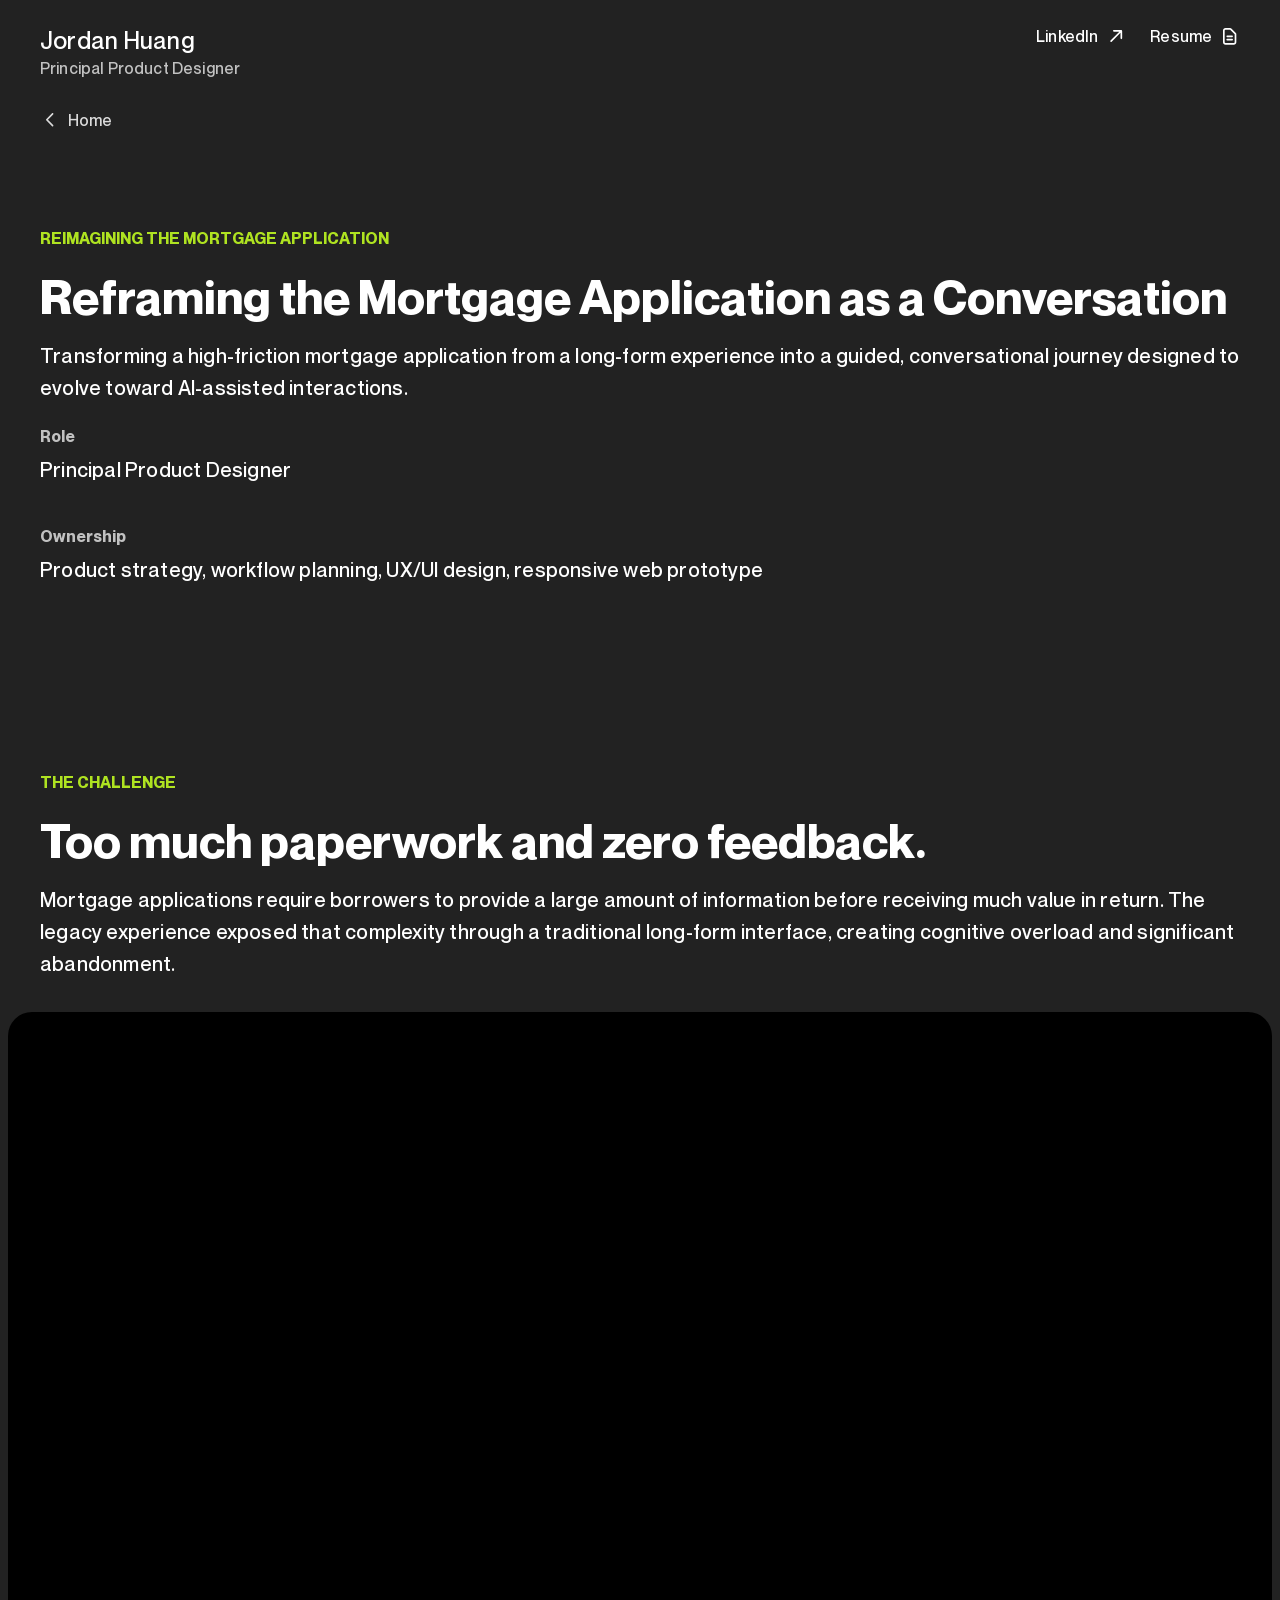
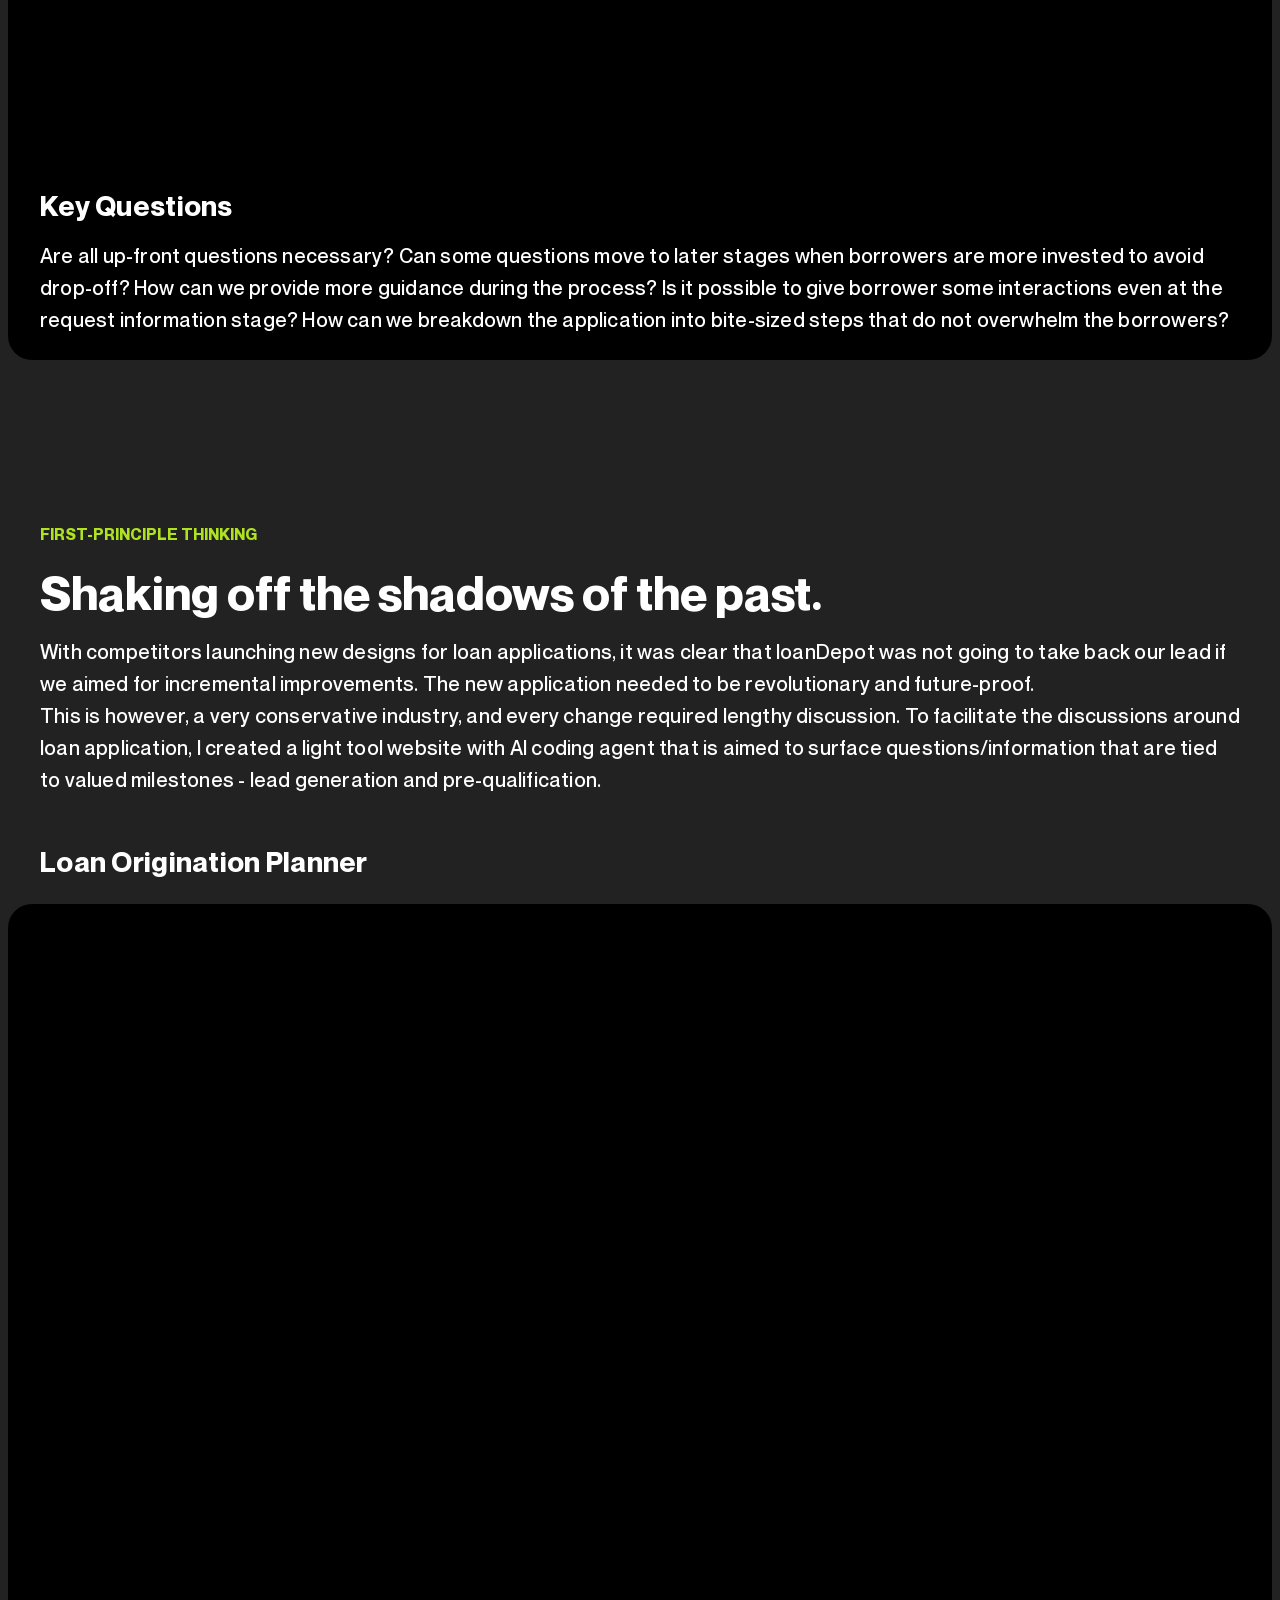
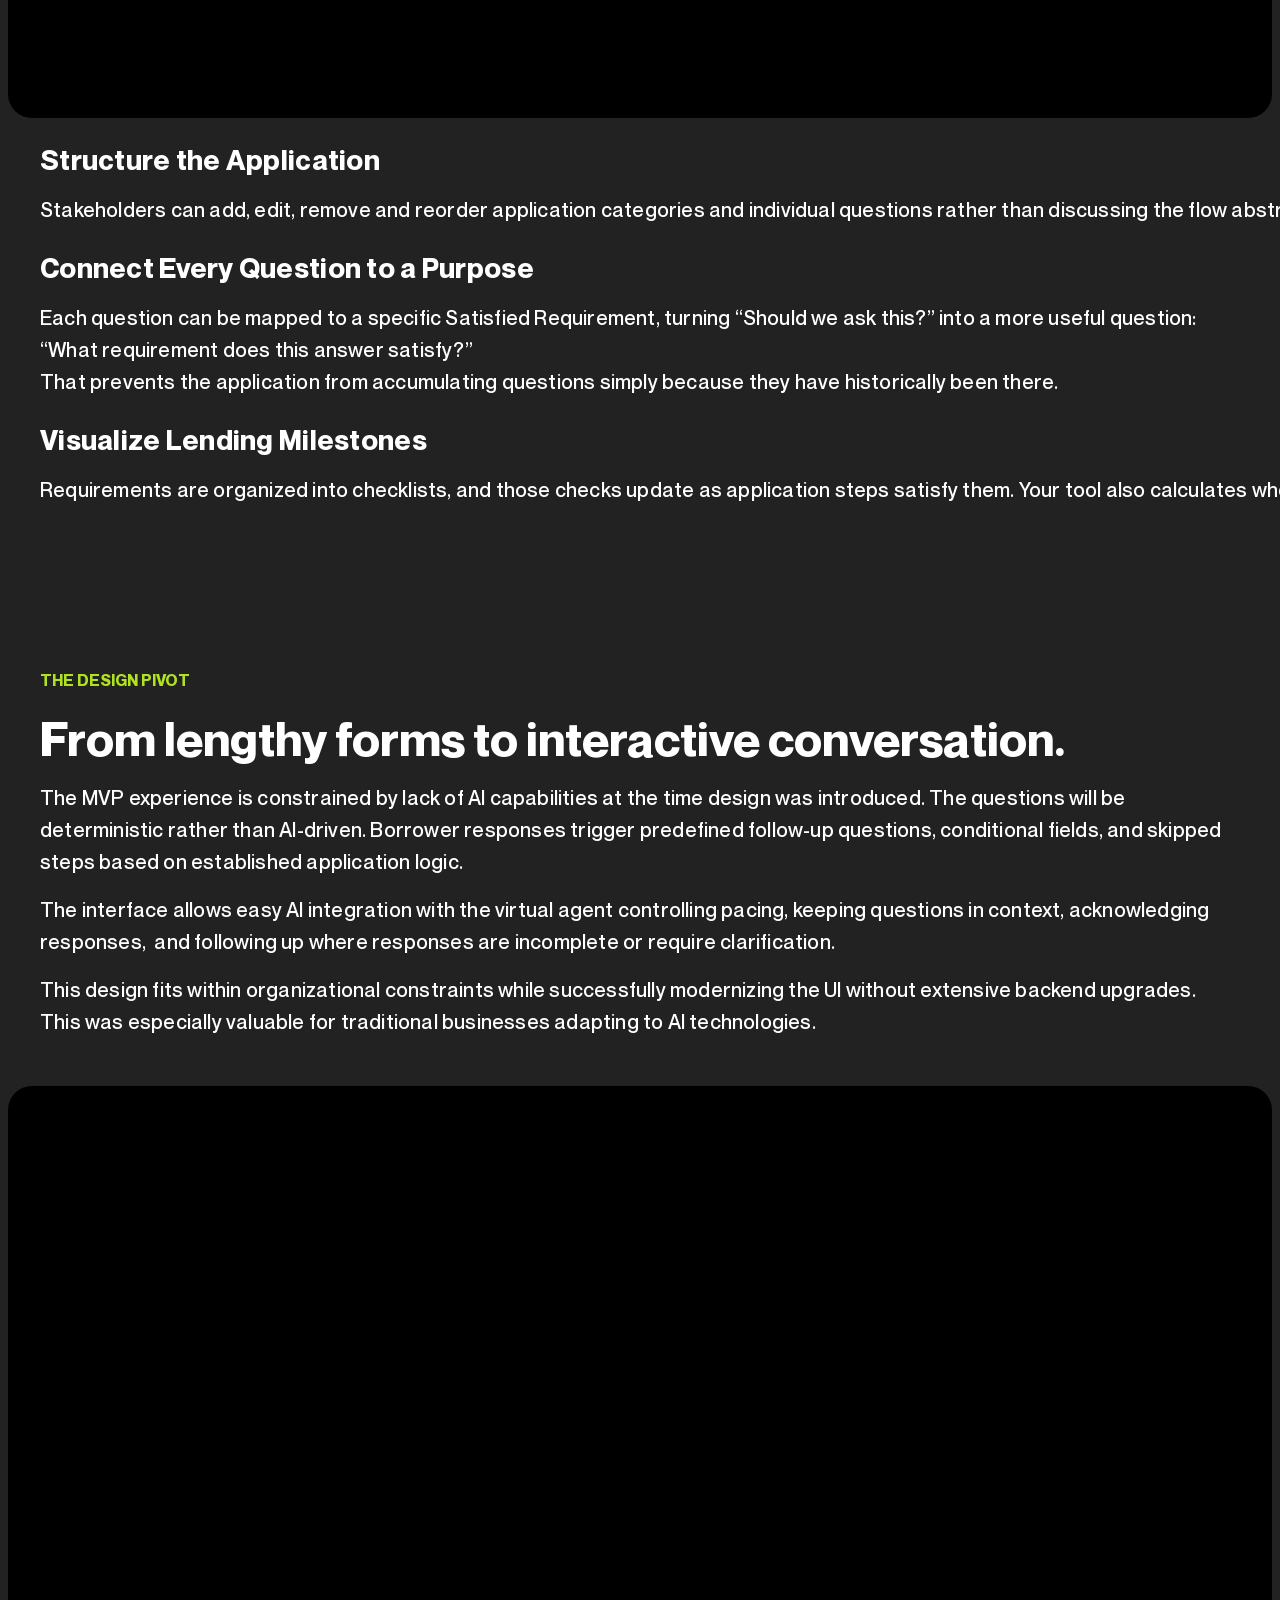
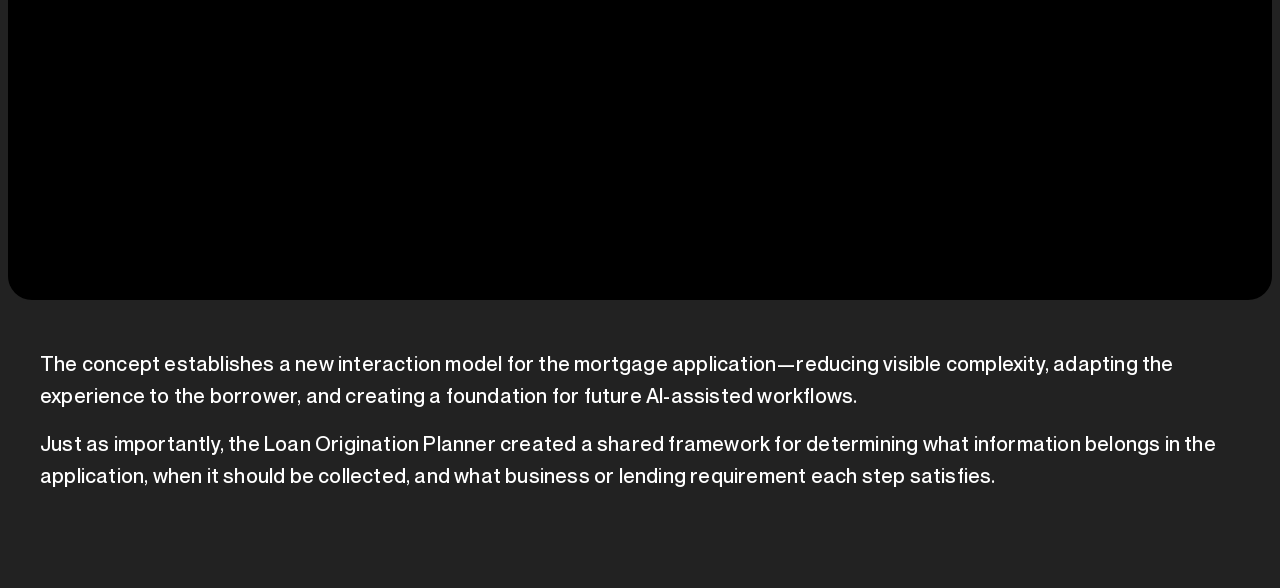
<file: reimagined-loan-app-experience.html>
<!doctype html>
<!-- Created in Figma Sites -->
<html lang="en">
  <head>
    <meta charset="utf-8" />
    <noscript>
      <style>
        #container {
          display: none;
        }
      </style>
    </noscript>

    <meta name="viewport" content="width=device-width, initial-scale=1" />
    <meta name="color-scheme" content="light dark" />
    <style id="reset-css"> @layer figreset,figoverridable,reset,theme,base,figutils,components,utilities;@layer figoverridable{:root{font-synthesis:none}}@layer figutils{:root{--banner-height:48px;--banner-height-v2:40px;--full-height-with-banner:calc(100dvh - var(--banner-height))}@media (max-width:600px){.banner-v2-container{left:0 !important;right:0 !important;margin:0 auto !important}}.wrapper-with-banner .min-h-screen{min-height:var(--full-height-with-banner)}.wrapper-with-banner .h-screen{height:var(--full-height-with-banner)}}@layer figreset{:root{font-family:var( --default-font-family,ui-sans-serif,system-ui,sans-serif,'Apple Color Emoji','Segoe UI Emoji','Segoe UI Symbol','Noto Color Emoji' )}html{-webkit-text-size-adjust:100%;-webkit-tap-highlight-color:transparent;-webkit-font-smoothing:antialiased;width:100%}body{margin:0;width:100%}body:has([data-page-overflowx='hidden']){overflow-x:hidden}body:has([data-page-overflowx='auto']){overflow-x:auto}}@layer figutils{#container{width:100%}}@layer figreset{*,*:before,*:after{box-sizing:border-box}a{color:inherit;text-decoration:none}button{border:none;background:none;padding:0}h1,h2,h3,h4,h5,h6,p{font-size:inherit;font-weight:inherit}blockquote,dl,dd,h1,h2,h3,h4,h5,h6,hr,figure,p,pre{margin:0}ol,ul,menu{list-style:none;margin:0;padding-inline-start:0}}@layer figutils{:is(.textContents ul,ul.textContents) > li:before{content:'\2022';margin-left:-1.5em;display:inline-block;text-align:center;width:1.5em;-webkit-background-clip:var(--list-marker-background-clip);-webkit-text-fill-color:var(--list-marker-text-fill-color);background-clip:var(--list-marker-background-clip);color:var(--list-marker-color);font-size:var(--list-marker-font-size);line-height:var(--list-marker-line-height);vertical-align:var(--list-marker-vertical-align)}:is(.textContents ol,ol.textContents) > li::marker{color:var(--list-marker-color);font-size:var(--list-marker-font-size);line-height:var(--list-marker-line-height);vertical-align:var(--list-marker-vertical-align)}:is(.textContents,.textContents *).adjustLetterSpacing:after{content:'';margin-left:calc(var(--letter-spacing) * -1)}}@layer figutils{#container .embed{border:none}}@layer figutils{#container .marquee-container{overflow-x:hidden;display:flex;flex-direction:row;position:relative;width:var(--width);transform:var(--transform);&:hover div{animation-play-state:var(--pause-on-hover)}&:active div{animation-play-state:var(--pause-on-click)}&:focus-within > *{animation-play-state:paused !important}}#container .marquee{flex:0 0 auto;min-width:var(--min-width);display:flex;flex-direction:row;align-items:center;animation:scroll var(--duration) linear var(--delay) var(--iteration-count);animation-delay:var(--delay);animation-direction:var(--direction);animation-timing-function:var(--timing-function)}#container .marquee.reduced-motion{@media (prefers-reduced-motion:reduce){animation:none}}@keyframes scroll{0%{transform:translateX(0%)}100%{transform:translateX(-100%)}}#container .marquee-initial-child-container{flex:0 0 auto;display:flex;min-width:auto;flex-direction:row;align-items:center}#container .marquee-child{transform:var(--transform)}}@layer figutils{.code-behavior-wrapper > *{width:100%;height:100%}}@layer figreset{:root{--100dvw:100vw;--100dvh:100vh}@supports (width:100dvw){:root{--100dvw:100dvw;--100dvh:100dvh}}}@layer figutils{.bypass-link{position:fixed;top:16px;left:0;right:0;display:flex;justify-content:center;align-items:center;opacity:0;pointer-events:none}.bypass-link:focus-within{opacity:1;z-index:10000}.bypass-link > a{background-color:#000;color:#fff;border:1px solid #fff;padding:12px 16px;font-size:16px;border-radius:12px;pointer-events:auto}}@layer figreset{:root{text-align:left;button{text-align:left}}}</style><style id="font-faces-n5z6n6"> @font-face{font-family:"Neue Montreal:Bold";font-style:normal;src:url("assets/_user_fonts/v1/4a9b8ce72d3654f9a7b8c02d174f37c25420c54a");font-display:block}@font-face{font-family:"Neue Montreal";font-style:Medium;src:url("assets/_user_fonts/v1/23f8a1b3899b3ea7a0900be2c681da4a05990ebc");font-display:block;font-weight:500}@font-face{font-family:"Neue Montreal:Medium";font-style:normal;src:url("assets/_user_fonts/v1/23f8a1b3899b3ea7a0900be2c681da4a05990ebc");font-display:block}@font-face{font-family:"Poppins:Medium";font-style:normal;src:url("assets/_woff/v2/Poppins-Medium_6/Poppins-Medium_6-english.woff2");font-display:block;unicode-range:U+0000-00A0,U+00A2-00A9,U+00AC-00AE,U+00B0-00B7,U+00B9-00BA,U+00BC-00BE,U+00D7,U+00F7,U+2000-206F,U+2074,U+20AC,U+2122,U+2190-21BB,U+2212,U+2215,U+F8FF,U+FEFF,U+FFFD}@font-face{font-family:"Poppins:Medium";font-style:normal;src:url("assets/_woff/v2/Poppins-Medium_6/Poppins-Medium_6-rest-latin.woff2");font-display:block;unicode-range:U+00A1,U+00AA-00AB,U+00AF,U+00B8,U+00BB,U+00BF-00D6,U+00D8-00F6,U+00F8-00FF,U+0131,U+0152-0153,U+02B0-02FF}@font-face{font-family:"Poppins:Medium";font-style:normal;src:url("assets/_woff/v2/Poppins-Medium_6/Poppins-Medium_6-latin-extended-a.woff2");font-display:block;unicode-range:U+0100-0130,U+0132-0151,U+0154-017F}@font-face{font-family:"Poppins:Medium";font-style:normal;src:url("assets/_woff/v2/Poppins-Medium_6/Poppins-Medium_6-latin-extended-b.woff2");font-display:block;unicode-range:U+0180-024F}@font-face{font-family:"Poppins:Medium";font-style:normal;src:url("assets/_woff/v2/Poppins-Medium_6/Poppins-Medium_6-latin-extended-additional.woff2");font-display:block;unicode-range:U+1E00-1EFF}@font-face{font-family:"Poppins:Medium";font-style:normal;src:url("assets/_woff/v2/Poppins-Medium_6/Poppins-Medium_6-rest.woff2");font-display:block;unicode-range:U+0250-02AF,U+0300-1DFF,U+1F00-1FFF,U+2070-2073,U+2075-20AB,U+20AD-2121,U+2123-218F,U+21BC-2211,U+2213-2214,U+2216-F8FE,U+F900-FEFE,U+FF00-FFFC,U+FFFE-FFFF}@font-face{font-family:"Poppins";font-style:SemiBold;src:url("assets/_woff/v2/Poppins-SemiBold_6/Poppins-SemiBold_6-english.woff2");font-display:block;font-weight:600;unicode-range:U+0000-00A0,U+00A2-00A9,U+00AC-00AE,U+00B0-00B7,U+00B9-00BA,U+00BC-00BE,U+00D7,U+00F7,U+2000-206F,U+2074,U+20AC,U+2122,U+2190-21BB,U+2212,U+2215,U+F8FF,U+FEFF,U+FFFD}@font-face{font-family:"Poppins";font-style:SemiBold;src:url("assets/_woff/v2/Poppins-SemiBold_6/Poppins-SemiBold_6-rest-latin.woff2");font-display:block;font-weight:600;unicode-range:U+00A1,U+00AA-00AB,U+00AF,U+00B8,U+00BB,U+00BF-00D6,U+00D8-00F6,U+00F8-00FF,U+0131,U+0152-0153,U+02B0-02FF}@font-face{font-family:"Poppins";font-style:SemiBold;src:url("assets/_woff/v2/Poppins-SemiBold_6/Poppins-SemiBold_6-latin-extended-a.woff2");font-display:block;font-weight:600;unicode-range:U+0100-0130,U+0132-0151,U+0154-017F}@font-face{font-family:"Poppins";font-style:SemiBold;src:url("assets/_woff/v2/Poppins-SemiBold_6/Poppins-SemiBold_6-latin-extended-b.woff2");font-display:block;font-weight:600;unicode-range:U+0180-024F}@font-face{font-family:"Poppins";font-style:SemiBold;src:url("assets/_woff/v2/Poppins-SemiBold_6/Poppins-SemiBold_6-latin-extended-additional.woff2");font-display:block;font-weight:600;unicode-range:U+1E00-1EFF}@font-face{font-family:"Poppins";font-style:SemiBold;src:url("assets/_woff/v2/Poppins-SemiBold_6/Poppins-SemiBold_6-rest.woff2");font-display:block;font-weight:600;unicode-range:U+0250-02AF,U+0300-1DFF,U+1F00-1FFF,U+2070-2073,U+2075-20AB,U+20AD-2121,U+2123-218F,U+21BC-2211,U+2213-2214,U+2216-F8FE,U+F900-FEFE,U+FF00-FFFC,U+FFFE-FFFF}@font-face{font-family:"Source Sans Pro:Regular";font-style:normal;src:url("assets/_woff/v2/SourceSansPro-Regular_2/SourceSansPro-Regular_2-english.woff2");font-display:block;unicode-range:U+0000-00A0,U+00A2-00A9,U+00AC-00AE,U+00B0-00B7,U+00B9-00BA,U+00BC-00BE,U+00D7,U+00F7,U+2000-206F,U+2074,U+20AC,U+2122,U+2190-21BB,U+2212,U+2215,U+F8FF,U+FEFF,U+FFFD}@font-face{font-family:"Source Sans Pro:Regular";font-style:normal;src:url("assets/_woff/v2/SourceSansPro-Regular_2/SourceSansPro-Regular_2-rest-latin.woff2");font-display:block;unicode-range:U+00A1,U+00AA-00AB,U+00AF,U+00B8,U+00BB,U+00BF-00D6,U+00D8-00F6,U+00F8-00FF,U+0131,U+0152-0153,U+02B0-02FF}@font-face{font-family:"Source Sans Pro:Regular";font-style:normal;src:url("assets/_woff/v2/SourceSansPro-Regular_2/SourceSansPro-Regular_2-latin-extended-a.woff2");font-display:block;unicode-range:U+0100-0130,U+0132-0151,U+0154-017F}@font-face{font-family:"Source Sans Pro:Regular";font-style:normal;src:url("assets/_woff/v2/SourceSansPro-Regular_2/SourceSansPro-Regular_2-latin-extended-b.woff2");font-display:block;unicode-range:U+0180-024F}@font-face{font-family:"Source Sans Pro:Regular";font-style:normal;src:url("assets/_woff/v2/SourceSansPro-Regular_2/SourceSansPro-Regular_2-latin-extended-additional.woff2");font-display:block;unicode-range:U+1E00-1EFF}@font-face{font-family:"Source Sans Pro:Regular";font-style:normal;src:url("assets/_woff/v2/SourceSansPro-Regular_2/SourceSansPro-Regular_2-rest.woff2");font-display:block;unicode-range:U+0250-02AF,U+0300-1DFF,U+1F00-1FFF,U+2070-2073,U+2075-20AB,U+20AD-2121,U+2123-218F,U+21BC-2211,U+2213-2214,U+2216-F8FE,U+F900-FEFE,U+FF00-FFFC,U+FFFE-FFFF}@font-face{font-family:"Source Sans Pro";font-style:Regular;src:url("assets/_woff/v2/SourceSansPro-Regular_2/SourceSansPro-Regular_2-english.woff2");font-display:block;font-weight:400;unicode-range:U+0000-00A0,U+00A2-00A9,U+00AC-00AE,U+00B0-00B7,U+00B9-00BA,U+00BC-00BE,U+00D7,U+00F7,U+2000-206F,U+2074,U+20AC,U+2122,U+2190-21BB,U+2212,U+2215,U+F8FF,U+FEFF,U+FFFD}@font-face{font-family:"Source Sans Pro";font-style:Regular;src:url("assets/_woff/v2/SourceSansPro-Regular_2/SourceSansPro-Regular_2-rest-latin.woff2");font-display:block;font-weight:400;unicode-range:U+00A1,U+00AA-00AB,U+00AF,U+00B8,U+00BB,U+00BF-00D6,U+00D8-00F6,U+00F8-00FF,U+0131,U+0152-0153,U+02B0-02FF}@font-face{font-family:"Source Sans Pro";font-style:Regular;src:url("assets/_woff/v2/SourceSansPro-Regular_2/SourceSansPro-Regular_2-latin-extended-a.woff2");font-display:block;font-weight:400;unicode-range:U+0100-0130,U+0132-0151,U+0154-017F}@font-face{font-family:"Source Sans Pro";font-style:Regular;src:url("assets/_woff/v2/SourceSansPro-Regular_2/SourceSansPro-Regular_2-latin-extended-b.woff2");font-display:block;font-weight:400;unicode-range:U+0180-024F}@font-face{font-family:"Source Sans Pro";font-style:Regular;src:url("assets/_woff/v2/SourceSansPro-Regular_2/SourceSansPro-Regular_2-latin-extended-additional.woff2");font-display:block;font-weight:400;unicode-range:U+1E00-1EFF}@font-face{font-family:"Source Sans Pro";font-style:Regular;src:url("assets/_woff/v2/SourceSansPro-Regular_2/SourceSansPro-Regular_2-rest.woff2");font-display:block;font-weight:400;unicode-range:U+0250-02AF,U+0300-1DFF,U+1F00-1FFF,U+2070-2073,U+2075-20AB,U+20AD-2121,U+2123-218F,U+21BC-2211,U+2213-2214,U+2216-F8FE,U+F900-FEFE,U+FF00-FFFC,U+FFFE-FFFF}@font-face{font-family:"DM Sans:Regular";font-style:normal;src:url("assets/_woff/v2/DMSans_opsz_wght__1/DMSans_opsz_wght__1-english.woff2");font-display:block;unicode-range:U+0000-00A0,U+00A2-00A9,U+00AC-00AE,U+00B0-00B7,U+00B9-00BA,U+00BC-00BE,U+00D7,U+00F7,U+2000-206F,U+2074,U+20AC,U+2122,U+2190-21BB,U+2212,U+2215,U+F8FF,U+FEFF,U+FFFD}@font-face{font-family:"DM Sans:Regular";font-style:normal;src:url("assets/_woff/v2/DMSans_opsz_wght__1/DMSans_opsz_wght__1-rest-latin.woff2");font-display:block;unicode-range:U+00A1,U+00AA-00AB,U+00AF,U+00B8,U+00BB,U+00BF-00D6,U+00D8-00F6,U+00F8-00FF,U+0131,U+0152-0153,U+02B0-02FF}@font-face{font-family:"DM Sans:Regular";font-style:normal;src:url("assets/_woff/v2/DMSans_opsz_wght__1/DMSans_opsz_wght__1-latin-extended-a.woff2");font-display:block;unicode-range:U+0100-0130,U+0132-0151,U+0154-017F}@font-face{font-family:"DM Sans:Regular";font-style:normal;src:url("assets/_woff/v2/DMSans_opsz_wght__1/DMSans_opsz_wght__1-latin-extended-b.woff2");font-display:block;unicode-range:U+0180-024F}@font-face{font-family:"DM Sans:Regular";font-style:normal;src:url("assets/_woff/v2/DMSans_opsz_wght__1/DMSans_opsz_wght__1-latin-extended-additional.woff2");font-display:block;unicode-range:U+1E00-1EFF}@font-face{font-family:"DM Sans:Regular";font-style:normal;src:url("assets/_woff/v2/DMSans_opsz_wght__1/DMSans_opsz_wght__1-rest.woff2");font-display:block;unicode-range:U+0250-02AF,U+0300-1DFF,U+1F00-1FFF,U+2070-2073,U+2075-20AB,U+20AD-2121,U+2123-218F,U+21BC-2211,U+2213-2214,U+2216-F8FE,U+F900-FEFE,U+FF00-FFFC,U+FFFE-FFFF}@font-face{font-family:"DM Sans";font-style:Regular;src:url("assets/_woff/v2/DMSans_opsz_wght__1/DMSans_opsz_wght__1-english.woff2");font-display:block;unicode-range:U+0000-00A0,U+00A2-00A9,U+00AC-00AE,U+00B0-00B7,U+00B9-00BA,U+00BC-00BE,U+00D7,U+00F7,U+2000-206F,U+2074,U+20AC,U+2122,U+2190-21BB,U+2212,U+2215,U+F8FF,U+FEFF,U+FFFD}@font-face{font-family:"DM Sans";font-style:Regular;src:url("assets/_woff/v2/DMSans_opsz_wght__1/DMSans_opsz_wght__1-rest-latin.woff2");font-display:block;unicode-range:U+00A1,U+00AA-00AB,U+00AF,U+00B8,U+00BB,U+00BF-00D6,U+00D8-00F6,U+00F8-00FF,U+0131,U+0152-0153,U+02B0-02FF}@font-face{font-family:"DM Sans";font-style:Regular;src:url("assets/_woff/v2/DMSans_opsz_wght__1/DMSans_opsz_wght__1-latin-extended-a.woff2");font-display:block;unicode-range:U+0100-0130,U+0132-0151,U+0154-017F}@font-face{font-family:"DM Sans";font-style:Regular;src:url("assets/_woff/v2/DMSans_opsz_wght__1/DMSans_opsz_wght__1-latin-extended-b.woff2");font-display:block;unicode-range:U+0180-024F}@font-face{font-family:"DM Sans";font-style:Regular;src:url("assets/_woff/v2/DMSans_opsz_wght__1/DMSans_opsz_wght__1-latin-extended-additional.woff2");font-display:block;unicode-range:U+1E00-1EFF}@font-face{font-family:"DM Sans";font-style:Regular;src:url("assets/_woff/v2/DMSans_opsz_wght__1/DMSans_opsz_wght__1-rest.woff2");font-display:block;unicode-range:U+0250-02AF,U+0300-1DFF,U+1F00-1FFF,U+2070-2073,U+2075-20AB,U+20AD-2121,U+2123-218F,U+21BC-2211,U+2213-2214,U+2216-F8FE,U+F900-FEFE,U+FF00-FFFC,U+FFFE-FFFF}@font-face{font-family:"Poppins:SemiBold";font-style:normal;src:url("assets/_woff/v2/Poppins-SemiBold_6/Poppins-SemiBold_6-english.woff2");font-display:block;unicode-range:U+0000-00A0,U+00A2-00A9,U+00AC-00AE,U+00B0-00B7,U+00B9-00BA,U+00BC-00BE,U+00D7,U+00F7,U+2000-206F,U+2074,U+20AC,U+2122,U+2190-21BB,U+2212,U+2215,U+F8FF,U+FEFF,U+FFFD}@font-face{font-family:"Poppins:SemiBold";font-style:normal;src:url("assets/_woff/v2/Poppins-SemiBold_6/Poppins-SemiBold_6-rest-latin.woff2");font-display:block;unicode-range:U+00A1,U+00AA-00AB,U+00AF,U+00B8,U+00BB,U+00BF-00D6,U+00D8-00F6,U+00F8-00FF,U+0131,U+0152-0153,U+02B0-02FF}@font-face{font-family:"Poppins:SemiBold";font-style:normal;src:url("assets/_woff/v2/Poppins-SemiBold_6/Poppins-SemiBold_6-latin-extended-a.woff2");font-display:block;unicode-range:U+0100-0130,U+0132-0151,U+0154-017F}@font-face{font-family:"Poppins:SemiBold";font-style:normal;src:url("assets/_woff/v2/Poppins-SemiBold_6/Poppins-SemiBold_6-latin-extended-b.woff2");font-display:block;unicode-range:U+0180-024F}@font-face{font-family:"Poppins:SemiBold";font-style:normal;src:url("assets/_woff/v2/Poppins-SemiBold_6/Poppins-SemiBold_6-latin-extended-additional.woff2");font-display:block;unicode-range:U+1E00-1EFF}@font-face{font-family:"Poppins:SemiBold";font-style:normal;src:url("assets/_woff/v2/Poppins-SemiBold_6/Poppins-SemiBold_6-rest.woff2");font-display:block;unicode-range:U+0250-02AF,U+0300-1DFF,U+1F00-1FFF,U+2070-2073,U+2075-20AB,U+20AD-2121,U+2123-218F,U+21BC-2211,U+2213-2214,U+2216-F8FE,U+F900-FEFE,U+FF00-FFFC,U+FFFE-FFFF}</style><style id="breakpoint-css">@media (width < 1280px){[data-breakpoint-id="node-56_42313"]{display:none !important}}@media (width >= 1280px) or (width < 800px){[data-breakpoint-id="node-56_42590"]{display:none !important}}@media (width >= 800px){[data-breakpoint-id="node-56_42867"]{display:none !important}}</style><style id="body-background-color">@media (max-width: 799px) { body:has([data-breakpoint-id="node-56_42867"]) { background-color: #222 } }
@media (max-width: 1279px), (min-width: 800px) { body:has([data-breakpoint-id="node-56_42590"]) { background-color: #222 } }
@media (min-width: 1280px) { body:has([data-breakpoint-id="node-56_42313"]) { background-color: #222 } }</style><style id="ssr-css">#container .css-vf8mzy {position: relative; display: block;}#container .css-j6ldtg {min-width: var(--content-min-width); width: 100%; height: var(--content-min-height);}#container .css-vsh7iw {--content-min-width: max(100%, 375px); --content-min-height: max(var(--100dvh), 4236px); overflow: clip; background-color: #222;}#container .css-ipxf3m {position: fixed; display: flex; justify-content: space-between; align-items: flex-start; padding: 24px;}#container .css-86reuw {left: 0px; right: 0px; top: 0px;}#container .css-s0ibx3 {z-index: 9999; align-content: stretch;}#container .css-ez8men {max-width: none; width: 100%; height: 100%;}#container .css-trglf0 {position: absolute;}#container .css-scd4s8 {object-fit: cover; inset: 0px; pointer-events: none;}#container .css-9uyk0n {position: relative; flex-shrink: 0; display: flex; flex-direction: column; align-items: flex-start;}#container .css-paq0kv {align-content: stretch;}#container .css-nf5ac4 {display: block; position: relative; flex-shrink: 0;}#container .css-59rdls {width: min-content; min-width: 100%;}#container .css-43hs51 {font-family: "Neue Montreal:Medium",sans-serif; word-break: break-word; font-style: normal; font-size: 24px; letter-spacing: 0.24px; line-height: 32px;}#container .css-hczd30 {color: #fff; -webkit-text-fill-color: #fff; --letter-spacing: 0.24px;}#container .css-8itvi0 {font-family: "Neue Montreal:Medium",sans-serif; word-break: break-word; font-style: normal; font-size: 16px; letter-spacing: 0.16px; line-height: 24px; white-space: nowrap;}#container .css-y31q53 {color: #c1c1c1; -webkit-text-fill-color: #c1c1c1; --letter-spacing: 0.16px;}#container .css-7neklh {position: relative; flex-shrink: 0; display: flex; align-items: flex-start; gap: 24px;}#container .css-810q0y {position: relative; flex-shrink: 0; display: flex; align-items: center; gap: 8px;}#container .css-hf9sha {cursor: pointer; align-content: stretch;}#container .css-50k4sv {position: relative; flex-shrink: 0; display: flex; align-items: center; padding: 2px;}#container .css-tahzax {width: 16px; height: 16px;}#container .css-wc1msa {position: relative; flex-shrink: 0; display: block;}#container .css-gxdil1 {overflow: clip;}#container .css-wixxpz {inset: 0;}#container .css-8zr56v {display: block;}#container .css-p82p2j {width: 20px; height: 20px;}#container .css-roiesn {position: absolute; display: block;}#container .css-p94tc9 {left: 16.67%; right: 16.67%; top: 8.33%; bottom: 8.33%;}#container .css-dh59i0 {position: absolute; display: flex; flex-direction: column; align-items: flex-start; gap: 88px;}#container .css-n3kyra {position: relative; flex-shrink: 0; padding-top: 104px; display: flex; flex-direction: column; align-items: flex-start; gap: 40px;}#container .css-v27th6 {width: 100%;}#container .css-l8896p {position: relative; flex-shrink: 0; display: flex; justify-content: space-between; align-items: center; padding: 2px 24px;}#container .css-grtgjx {position: absolute; display: flex; align-items: center; justify-content: center;}#container .css-o1gf38 {left: 29.17%; right: 33.33%; top: 16.67%; bottom: 16.67%;}#container .css-8vi99u {container-type: size;}#container .css-ayg824 {flex: 0 0 auto;}#container .css-9oodz1 {transform: rotate(90deg);}#container .css-fo63ta {width: 100cqh; height: 100cqw;}#container .css-j9f0op {width: 100%; height: 100%;}#container .css-8r8kyn {font-family: "Neue Montreal:Medium",sans-serif; word-break: break-word; font-style: normal; font-size: 16px; letter-spacing: 0.16px; text-align: center; line-height: 24px; white-space: nowrap;}#container .css-v3vqtl {color: #dbdbdb; -webkit-text-fill-color: #dbdbdb; --letter-spacing: 0.16px;}#container .css-r3cg4u {position: relative; flex-shrink: 0; display: flex; flex-direction: column; justify-content: flex-end; align-items: center;}#container .css-x5dnur {position: relative; flex-shrink: 0; display: flex; flex-direction: column; align-items: flex-start; gap: 16px; padding: 8px 24px;}#container .css-ozy52r {font-family: "Neue Montreal:Bold",sans-serif; word-break: break-word; font-style: normal; text-transform: uppercase; font-size: 14px; letter-spacing: 0px; text-align: center; line-height: 20px;}#container .css-5d4zqm {color: #afe321; -webkit-text-fill-color: #afe321; --letter-spacing: 0px;}#container .css-be9l0 {font-family: "Neue Montreal:Bold",sans-serif; word-break: break-word; font-style: normal; font-size: 32px; letter-spacing: 0px; text-align: center; line-height: 40px;}#container .css-9jtq1y {color: #fff; -webkit-text-fill-color: #fff; --letter-spacing: 0px;}#container .css-a8ck2f {position: relative; flex-shrink: 0; display: flex; flex-direction: column; align-items: flex-start; gap: 24px;}#container .css-f9fgyc {font-family: "Neue Montreal:Medium",sans-serif; word-break: break-word; font-style: normal; font-size: 20px; letter-spacing: 0.2px; text-align: center; line-height: 32px;}#container .css-ni3pi6 {color: #fff; -webkit-text-fill-color: #fff; --letter-spacing: 0.2px;}#container .css-n8r97t {position: relative; flex-shrink: 0; display: flex; flex-direction: column; align-items: flex-start; gap: 8px;}#container .css-mvpihz {font-family: "Neue Montreal:Bold",sans-serif; word-break: break-word; font-style: normal; font-size: 14px; letter-spacing: 0px; text-align: center; line-height: 14px;}#container .css-xwlyse {color: #c1c1c1; -webkit-text-fill-color: #c1c1c1; --letter-spacing: 0px;}#container .css-wblx1e {font-family: "Neue Montreal:Medium",sans-serif; word-break: break-word; font-style: normal; font-size: 16px; letter-spacing: 0.16px; text-align: center; line-height: 16px;}#container .css-gx1bvj {color: #fff; -webkit-text-fill-color: #fff; --letter-spacing: 0.16px;}#container .css-sse3n4 {width: 100px; height: 20px;}#container .css-bmzxga {background-color: #222;}#container .css-a8ckuu {position: relative; flex-shrink: 0; display: flex; flex-direction: column; align-items: flex-start; gap: 12px;}#container .css-zfhtxa {position: relative; flex-shrink: 0; display: flex; flex-direction: column; align-items: center; gap: 24px;}#container .css-i5go71 {width: 375px;}#container .css-fvgdn {position: relative; flex-shrink: 0; padding-left: 24px; padding-right: 24px; display: flex; flex-direction: column; align-items: flex-start; gap: 16px;}#container .css-wrjy8v {font-family: "Neue Montreal:Medium",sans-serif; word-break: break-word; font-style: normal; font-size: 16px; letter-spacing: 0.16px; text-align: center; line-height: 24px;}#container .css-4tiqci {position: relative; flex-shrink: 0; padding-left: 8px; padding-right: 8px; display: flex; flex-direction: column; align-items: flex-start;}#container .css-w0gswj {position: relative; flex-shrink: 0; display: flex; flex-direction: column; align-items: center; border-radius: 24px; padding: 16px;}#container .css-9cinb3 {align-content: stretch; background-color: #000;}#container .css-12h6gw {aspect-ratio: 1200/720;}#container .css-1oxkje {position: relative; flex-shrink: 0; display: block; border-radius: 16px;}#container .css-fwdtfw {position: absolute; border-radius: 16px;}#container .css-iui5xk {position: relative; flex-shrink: 0; padding-top: 8px; display: flex; flex-direction: column; align-items: flex-start; gap: 12px;}#container .css-eo3ool {font-family: "Neue Montreal:Bold",sans-serif; word-break: break-word; font-style: normal; font-size: 20px; letter-spacing: 0.2px; text-align: center; line-height: 28px;}#container .css-a8cjdg {position: relative; flex-shrink: 0; display: flex; flex-direction: column; align-items: flex-start; gap: 32px;}#container .css-xx0sr {font-family: "Neue Montreal:Medium",sans-serif; word-break: break-word; font-style: normal; font-size: 16px; letter-spacing: 0.16px; text-align: center; line-height: 0;}#container .css-8jchzs {display: block; margin-bottom: 0px;}#container .css-w2v4t2 {line-height: 24px; white-space: pre-wrap;}#container .css-ejz9 {position: relative; flex-shrink: 0; padding-left: 8px; padding-right: 8px; display: flex; flex-direction: column; align-items: center;}#container .css-zfhum9 {position: relative; flex-shrink: 0; display: flex; flex-direction: column; align-items: center; gap: 16px;}#container .css-f30ugy {position: relative; flex-shrink: 0; padding-left: 16px; padding-right: 16px; display: flex; flex-direction: column; align-items: flex-start;}#container .css-k9f1nh {width: 327px; height: 204px;}#container .css-k412iq {position: relative; flex-shrink: 0; padding-left: 16px; padding-right: 16px; display: flex; flex-direction: column; align-items: flex-start; gap: 8px;}#container .css-3wkftf {line-height: 24px;}#container .css-7ys7ij {position: relative; flex-shrink: 0; display: flex; flex-direction: column; justify-content: center; align-items: flex-start; gap: 24px;}#container .css-jgoqyb {display: block; margin-bottom: 16px;}#container .css-50kikj {position: relative; flex-shrink: 0; padding-left: 8px; padding-right: 8px; display: flex; flex-direction: column; justify-content: center; align-items: center;}#container .css-q6nmq7 {position: relative; flex-shrink: 0; display: flex; justify-content: center; align-items: center; border-radius: 24px; padding: 16px;}#container .css-n7g709 {position: relative; flex-shrink: 0; padding-left: 40px; padding-right: 40px; display: flex; flex-direction: column; justify-content: center; align-items: center;}#container .css-e82udm {--content-min-width: max(100%, 800px); --content-min-height: max(var(--100dvh), 4073px); overflow: clip; background-color: #222;}#container .css-3tfo4 {position: fixed; display: flex; justify-content: space-between; align-items: flex-start; padding: 24px 32px;}#container .css-iu45v3 {font-family: "Neue Montreal:Medium",sans-serif; word-break: break-word; font-style: normal; font-size: 16px; letter-spacing: 0.16px; text-align: left; line-height: 24px; white-space: nowrap;}#container .css-wy5vzn {left: -12.61%; right: -12.61%; top: -12.6%; bottom: -12.62%;}#container .css-ujcmna {transform: matrix(-0.7071068407911905, -0.7071067215818994, 0.7071067215818995, -0.7071068407911905, 0, 0);}#container .css-fl5rk4 {width: 18.5px; height: 24.003px;}#container .css-xc1c68 {width: 800px; left: 50%; top: 0px;}#container .css-hdvvn5 {transform: translateX(-50%); align-content: stretch;}#container .css-dh5a9k {position: absolute; display: flex; flex-direction: column; align-items: flex-start; gap: 99px;}#container .css-n3kyke {position: relative; flex-shrink: 0; padding-top: 104px; display: flex; flex-direction: column; align-items: flex-start; gap: 48px;}#container .css-4gsrn9 {max-width: 1080px; width: 800px;}#container .css-e26gg7 {position: relative; flex-shrink: 0; display: flex; justify-content: space-between; align-items: center; padding: 2px 32px;}#container .css-di9uzj {max-width: 1080px; width: 100%;}#container .css-8g04h1 {position: relative; flex-shrink: 0; padding-left: 32px; padding-right: 32px; display: flex; flex-direction: column; justify-content: flex-end; align-items: center;}#container .css-tak3em {position: relative; flex-shrink: 0; padding-top: 8px; padding-bottom: 8px; display: flex; flex-direction: column; align-items: flex-start; gap: 16px;}#container .css-sy710m {font-family: "Neue Montreal:Bold",sans-serif; word-break: break-word; font-style: normal; text-transform: uppercase; font-size: 16px; letter-spacing: 0px; line-height: 28px;}#container .css-uwpw24 {font-family: "Neue Montreal:Bold",sans-serif; word-break: break-word; font-style: normal; font-size: 40px; letter-spacing: 0px; line-height: 48px;}#container .css-l8c3go {font-family: "Neue Montreal:Medium",sans-serif; word-break: break-word; font-style: normal; font-size: 16px; letter-spacing: 0.16px; line-height: 24px;}#container .css-22itc5 {position: relative; flex-shrink: 0; display: flex; align-items: flex-start;}#container .css-ucufhq {font-family: "Neue Montreal:Bold",sans-serif; word-break: break-word; font-style: normal; font-size: 14px; letter-spacing: 0px; line-height: 14px;}#container .css-qhku91 {font-family: "Neue Montreal:Medium",sans-serif; word-break: break-word; font-style: normal; font-size: 16px; letter-spacing: 0.16px; line-height: 16px; white-space: nowrap;}#container .css-6adsdj {width: 32px;}#container .css-qn56yi {position: relative; flex-shrink: 0; align-self: stretch; display: block;}#container .css-tihidq {position: relative; flex: 1 0 0; align-self: stretch; display: block;}#container .css-2fgpwh {min-width: 1px;}#container .css-jkpv45 {max-width: 1080px;}#container .css-zfht8b {position: relative; flex-shrink: 0; display: flex; flex-direction: column; align-items: center; gap: 32px;}#container .css-i5dmkk {width: 800px;}#container .css-exclov {position: relative; flex-shrink: 0; padding-left: 32px; padding-right: 32px; display: flex; flex-direction: column; align-items: flex-start; gap: 16px;}#container .css-oohm92 {position: relative; flex-shrink: 0; display: flex; align-items: flex-start; border-radius: 24px; padding: 24px;}#container .css-pbatqu {position: relative; flex: 1 0 0; display: flex; flex-direction: column; align-items: flex-start; gap: 12px;}#container .css-o8r27u {aspect-ratio: 736/442;}#container .css-m7ui9x {font-family: "Neue Montreal:Bold",sans-serif; word-break: break-word; font-style: normal; font-size: 24px; letter-spacing: 0.24px; line-height: 32px;}#container .css-a8cioh {position: relative; flex-shrink: 0; display: flex; flex-direction: column; align-items: flex-start; gap: 40px;}#container .css-stxdq4 {font-family: "Neue Montreal:Medium",sans-serif; word-break: break-word; font-style: normal; font-size: 16px; letter-spacing: 0.16px; line-height: 0;}#container .css-i5eqf6 {width: 688px;}#container .css-eeevlk {position: relative; flex-shrink: 0; padding-left: 24px; padding-right: 24px; display: flex; flex-direction: column; align-items: flex-start;}#container .css-d2d5m9 {position: relative; flex-shrink: 0; display: flex; flex-direction: column; justify-content: center; align-items: center; border-radius: 24px; padding: 24px;}#container .css-q5j6c5 {aspect-ratio: 2880/1800;}#container .css-w3c4oo {position: relative; flex-shrink: 0; padding-left: 24px; padding-right: 24px; display: flex; flex-direction: column; align-items: flex-start; gap: 8px;}#container .css-a8cihl {position: relative; flex-shrink: 0; display: flex; flex-direction: column; align-items: flex-start; gap: 48px;}#container .css-endccr {position: relative; flex-shrink: 0; display: flex; justify-content: center; align-items: center; border-radius: 24px; padding: 24px;}#container .css-5dqao7 {width: 736px; height: 460px;}#container .css-z61ywt {position: relative; flex-shrink: 0; padding-left: 40px; padding-right: 40px; display: flex; justify-content: center; align-items: center;}#container .css-uwf2km {position: relative; flex: 1 0 0; display: block;}#container .css-nuvexj {--content-min-width: max(100%, 1280px); --content-min-height: max(var(--100dvh), 5388px); overflow: clip; background-color: #222;}#container .css-ixkafu {position: fixed; display: flex; justify-content: space-between; align-items: flex-start; padding: 24px 40px;}#container .css-2g71v5 {width: 1280px; left: 50%; top: 0px;}#container .css-8f9phl {position: absolute; display: flex; flex-direction: column; align-items: flex-start; gap: 160px;}#container .css-n3kx6g {position: relative; flex-shrink: 0; padding-top: 104px; display: flex; flex-direction: column; align-items: flex-start; gap: 64px;}#container .css-mgr0bo {max-width: 1440px; width: 1280px;}#container .css-hgwrxr {position: relative; flex-shrink: 0; display: flex; justify-content: space-between; align-items: center; padding: 4px 40px;}#container .css-3eutuf {max-width: 1440px; width: 100%;}#container .css-68eeia {position: relative; flex-shrink: 0; padding-left: 40px; padding-right: 40px; display: flex; flex-direction: column; justify-content: center; align-items: flex-start;}#container .css-j36slm {position: relative; flex-shrink: 0; padding-top: 24px; padding-bottom: 24px; display: flex; flex-direction: column; align-items: flex-start; gap: 16px;}#container .css-7zsab5 {font-family: "Neue Montreal:Bold",sans-serif; word-break: break-word; font-style: normal; font-size: 48px; letter-spacing: 0px; line-height: 56px;}#container .css-ffx2gz {font-family: "Neue Montreal:Medium",sans-serif; word-break: break-word; font-style: normal; font-size: 20px; letter-spacing: 0.2px; line-height: 32px;}#container .css-a8ckre {position: relative; flex-shrink: 0; display: flex; flex-direction: column; align-items: flex-start; gap: 16px;}#container .css-yv5axi {font-family: "Neue Montreal:Bold",sans-serif; word-break: break-word; font-style: normal; font-size: 16px; letter-spacing: 0px; line-height: 16px;}#container .css-fy2a1w {font-family: "Neue Montreal:Medium",sans-serif; word-break: break-word; font-style: normal; font-size: 20px; letter-spacing: 0.2px; line-height: 20px;}#container .css-sse3jo {width: 100px; height: 24px;}#container .css-ftnxb0 {font-family: "Neue Montreal:Medium",sans-serif; word-break: break-word; font-style: normal; font-size: 20px; letter-spacing: 0.2px; line-height: 28px;}#container .css-jksc3h {max-width: 1440px;}#container .css-5icu3x {width: 1280px;}#container .css-uaknrd {position: relative; flex-shrink: 0; padding-left: 40px; padding-right: 40px; display: flex; flex-direction: column; align-items: flex-start; gap: 16px;}#container .css-eowy91 {width: 1280px; height: 948px;}#container .css-7ksung {position: relative; flex-shrink: 0; padding-left: 8px; padding-right: 8px; display: flex; align-items: flex-start;}#container .css-e37dpl {position: relative; flex: 1 0 0; display: flex; flex-direction: column; align-items: flex-start; border-radius: 24px; padding: 32px 32px 24px;}#container .css-7hylni {min-width: 1px; height: 100%;}#container .css-iui610 {position: relative; flex-shrink: 0; padding-top: 8px; display: flex; flex-direction: column; align-items: flex-start; gap: 16px;}#container .css-b0k4uh {font-family: "Neue Montreal:Bold",sans-serif; word-break: break-word; font-style: normal; font-size: 28px; letter-spacing: 0.28px; line-height: 36px;}#container .css-hf6jgg {color: #fff; -webkit-text-fill-color: #fff; --letter-spacing: 0.28px;}#container .css-90tu24 {font-family: "Neue Montreal:Medium",sans-serif; word-break: break-word; font-style: normal; font-size: 20px; letter-spacing: 0.2px; line-height: 0;}#container .css-9caj03 {line-height: 32px; white-space: pre-wrap;}#container .css-v7d8pn {position: relative; flex-shrink: 0; padding-left: 8px; padding-right: 8px; display: flex; align-items: center;}#container .css-r59gb2 {position: relative; flex-shrink: 0; padding-left: 32px; padding-right: 32px; display: flex; flex-direction: column; align-items: flex-start;}#container .css-4q73m {position: relative; flex-shrink: 0; display: flex; flex-direction: column; align-items: flex-start; border-radius: 24px; padding: 32px;}#container .css-b7fse0 {width: 1200px; height: 750px;}#container .css-3gmely {line-height: 32px;}#container .css-2yyoix {position: relative; flex-shrink: 0; display: flex; flex-direction: column; justify-content: center; align-items: center; border-radius: 24px; padding: 32px;}</style><script>window.__serverRenderedCSSClassNames = {"css-vf8mzy":"{\"position\":\"relative\",\"display\":\"block\"}","css-j6ldtg":"{\"minWidth\":\"var(--content-min-width)\",\"width\":\"100%\",\"height\":\"var(--content-min-height)\"}","css-vsh7iw":"{\"--content-min-width\":\"max(100%, 375px)\",\"--content-min-height\":\"max(var(--100dvh), 4236px)\",\"overflow\":\"clip\",\"backgroundColor\":\"#222\"}","css-ipxf3m":"{\"position\":\"fixed\",\"paddingTop\":24,\"paddingBottom\":24,\"paddingLeft\":24,\"paddingRight\":24,\"display\":\"flex\",\"justifyContent\":\"space-between\",\"alignItems\":\"flex-start\"}","css-86reuw":"{\"left\":0,\"right\":0,\"top\":0}","css-s0ibx3":"{\"zIndex\":9999,\"alignContent\":\"stretch\"}","css-ez8men":"{\"maxWidth\":\"none\",\"width\":\"100%\",\"height\":\"100%\"}","css-trglf0":"{\"position\":\"absolute\"}","css-scd4s8":"{\"objectFit\":\"cover\",\"inset\":0,\"pointerEvents\":\"none\"}","css-9uyk0n":"{\"position\":\"relative\",\"flexShrink\":0,\"display\":\"flex\",\"flexDirection\":\"column\",\"alignItems\":\"flex-start\"}","css-paq0kv":"{\"alignContent\":\"stretch\"}","css-nf5ac4":"{\"display\":\"block\",\"position\":\"relative\",\"flexShrink\":0}","css-59rdls":"{\"width\":\"min-content\",\"minWidth\":\"100%\"}","css-43hs51":"{\"fontFamily\":\"\\\"Neue Montreal:Medium\\\",sans-serif\",\"wordBreak\":\"break-word\",\"fontStyle\":\"normal\",\"fontSize\":\"24px\",\"letterSpacing\":\"0.24px\",\"lineHeight\":\"32px\"}","css-hczd30":"{\"color\":\"#fff\",\"WebkitTextFillColor\":\"#fff\",\"--letter-spacing\":\"0.24px\"}","css-8itvi0":"{\"fontFamily\":\"\\\"Neue Montreal:Medium\\\",sans-serif\",\"wordBreak\":\"break-word\",\"fontStyle\":\"normal\",\"fontSize\":\"16px\",\"letterSpacing\":\"0.16px\",\"lineHeight\":\"24px\",\"whiteSpace\":\"nowrap\"}","css-y31q53":"{\"color\":\"#c1c1c1\",\"WebkitTextFillColor\":\"#c1c1c1\",\"--letter-spacing\":\"0.16px\"}","css-7neklh":"{\"position\":\"relative\",\"flexShrink\":0,\"display\":\"flex\",\"alignItems\":\"flex-start\",\"gap\":24}","css-810q0y":"{\"position\":\"relative\",\"flexShrink\":0,\"display\":\"flex\",\"alignItems\":\"center\",\"gap\":8}","css-hf9sha":"{\"cursor\":\"pointer\",\"alignContent\":\"stretch\"}","css-50k4sv":"{\"position\":\"relative\",\"flexShrink\":0,\"paddingTop\":2,\"paddingBottom\":2,\"paddingLeft\":2,\"paddingRight\":2,\"display\":\"flex\",\"alignItems\":\"center\"}","css-tahzax":"{\"width\":16,\"height\":16}","css-wc1msa":"{\"position\":\"relative\",\"flexShrink\":0,\"display\":\"block\"}","css-gxdil1":"{\"overflowX\":\"clip\",\"overflowY\":\"clip\"}","css-wixxpz":"{\"top\":\"0\",\"left\":\"0\",\"right\":\"0\",\"bottom\":\"0\"}","css-8zr56v":"{\"display\":\"block\"}","css-p82p2j":"{\"width\":20,\"height\":20}","css-roiesn":"{\"position\":\"absolute\",\"display\":\"block\"}","css-p94tc9":"{\"left\":\"16.67%\",\"right\":\"16.67%\",\"top\":\"8.33%\",\"bottom\":\"8.33%\"}","css-dh59i0":"{\"position\":\"absolute\",\"display\":\"flex\",\"flexDirection\":\"column\",\"alignItems\":\"flex-start\",\"gap\":88}","css-n3kyra":"{\"position\":\"relative\",\"flexShrink\":0,\"paddingTop\":104,\"display\":\"flex\",\"flexDirection\":\"column\",\"alignItems\":\"flex-start\",\"gap\":40}","css-v27th6":"{\"width\":\"100%\"}","css-l8896p":"{\"position\":\"relative\",\"flexShrink\":0,\"paddingTop\":2,\"paddingBottom\":2,\"paddingLeft\":24,\"paddingRight\":24,\"display\":\"flex\",\"justifyContent\":\"space-between\",\"alignItems\":\"center\"}","css-grtgjx":"{\"position\":\"absolute\",\"display\":\"flex\",\"alignItems\":\"center\",\"justifyContent\":\"center\"}","css-o1gf38":"{\"left\":\"29.17%\",\"right\":\"33.33%\",\"top\":\"16.67%\",\"bottom\":\"16.67%\"}","css-8vi99u":"{\"containerType\":\"size\"}","css-ayg824":"{\"flex\":\"0 0 auto\"}","css-9oodz1":"{\"transform\":\"rotate(90deg)\"}","css-fo63ta":"{\"width\":\"100cqh\",\"height\":\"100cqw\"}","css-j9f0op":"{\"width\":\"100%\",\"height\":\"100%\"}","css-8r8kyn":"{\"fontFamily\":\"\\\"Neue Montreal:Medium\\\",sans-serif\",\"wordBreak\":\"break-word\",\"fontStyle\":\"normal\",\"fontSize\":\"16px\",\"letterSpacing\":\"0.16px\",\"textAlign\":\"center\",\"lineHeight\":\"24px\",\"whiteSpace\":\"nowrap\"}","css-v3vqtl":"{\"color\":\"#dbdbdb\",\"WebkitTextFillColor\":\"#dbdbdb\",\"--letter-spacing\":\"0.16px\"}","css-r3cg4u":"{\"position\":\"relative\",\"flexShrink\":0,\"display\":\"flex\",\"flexDirection\":\"column\",\"justifyContent\":\"flex-end\",\"alignItems\":\"center\"}","css-x5dnur":"{\"position\":\"relative\",\"flexShrink\":0,\"paddingTop\":8,\"paddingBottom\":8,\"paddingLeft\":24,\"paddingRight\":24,\"display\":\"flex\",\"flexDirection\":\"column\",\"alignItems\":\"flex-start\",\"gap\":16}","css-ozy52r":"{\"fontFamily\":\"\\\"Neue Montreal:Bold\\\",sans-serif\",\"wordBreak\":\"break-word\",\"fontStyle\":\"normal\",\"textTransform\":\"uppercase\",\"fontSize\":\"14px\",\"letterSpacing\":\"0px\",\"textAlign\":\"center\",\"lineHeight\":\"20px\"}","css-5d4zqm":"{\"color\":\"#afe321\",\"WebkitTextFillColor\":\"#afe321\",\"--letter-spacing\":\"0px\"}","css-be9l0":"{\"fontFamily\":\"\\\"Neue Montreal:Bold\\\",sans-serif\",\"wordBreak\":\"break-word\",\"fontStyle\":\"normal\",\"fontSize\":\"32px\",\"letterSpacing\":\"0px\",\"textAlign\":\"center\",\"lineHeight\":\"40px\"}","css-9jtq1y":"{\"color\":\"#fff\",\"WebkitTextFillColor\":\"#fff\",\"--letter-spacing\":\"0px\"}","css-a8ck2f":"{\"position\":\"relative\",\"flexShrink\":0,\"display\":\"flex\",\"flexDirection\":\"column\",\"alignItems\":\"flex-start\",\"gap\":24}","css-f9fgyc":"{\"fontFamily\":\"\\\"Neue Montreal:Medium\\\",sans-serif\",\"wordBreak\":\"break-word\",\"fontStyle\":\"normal\",\"fontSize\":\"20px\",\"letterSpacing\":\"0.2px\",\"textAlign\":\"center\",\"lineHeight\":\"32px\"}","css-ni3pi6":"{\"color\":\"#fff\",\"WebkitTextFillColor\":\"#fff\",\"--letter-spacing\":\"0.2px\"}","css-n8r97t":"{\"position\":\"relative\",\"flexShrink\":0,\"display\":\"flex\",\"flexDirection\":\"column\",\"alignItems\":\"flex-start\",\"gap\":8}","css-mvpihz":"{\"fontFamily\":\"\\\"Neue Montreal:Bold\\\",sans-serif\",\"wordBreak\":\"break-word\",\"fontStyle\":\"normal\",\"fontSize\":\"14px\",\"letterSpacing\":\"0px\",\"textAlign\":\"center\",\"lineHeight\":\"14px\"}","css-xwlyse":"{\"color\":\"#c1c1c1\",\"WebkitTextFillColor\":\"#c1c1c1\",\"--letter-spacing\":\"0px\"}","css-wblx1e":"{\"fontFamily\":\"\\\"Neue Montreal:Medium\\\",sans-serif\",\"wordBreak\":\"break-word\",\"fontStyle\":\"normal\",\"fontSize\":\"16px\",\"letterSpacing\":\"0.16px\",\"textAlign\":\"center\",\"lineHeight\":\"16px\"}","css-gx1bvj":"{\"color\":\"#fff\",\"WebkitTextFillColor\":\"#fff\",\"--letter-spacing\":\"0.16px\"}","css-sse3n4":"{\"width\":100,\"height\":20}","css-bmzxga":"{\"backgroundColor\":\"#222\"}","css-a8ckuu":"{\"position\":\"relative\",\"flexShrink\":0,\"display\":\"flex\",\"flexDirection\":\"column\",\"alignItems\":\"flex-start\",\"gap\":12}","css-zfhtxa":"{\"position\":\"relative\",\"flexShrink\":0,\"display\":\"flex\",\"flexDirection\":\"column\",\"alignItems\":\"center\",\"gap\":24}","css-i5go71":"{\"width\":375}","css-fvgdn":"{\"position\":\"relative\",\"flexShrink\":0,\"paddingLeft\":24,\"paddingRight\":24,\"display\":\"flex\",\"flexDirection\":\"column\",\"alignItems\":\"flex-start\",\"gap\":16}","css-wrjy8v":"{\"fontFamily\":\"\\\"Neue Montreal:Medium\\\",sans-serif\",\"wordBreak\":\"break-word\",\"fontStyle\":\"normal\",\"fontSize\":\"16px\",\"letterSpacing\":\"0.16px\",\"textAlign\":\"center\",\"lineHeight\":\"24px\"}","css-4tiqci":"{\"position\":\"relative\",\"flexShrink\":0,\"paddingLeft\":8,\"paddingRight\":8,\"display\":\"flex\",\"flexDirection\":\"column\",\"alignItems\":\"flex-start\"}","css-w0gswj":"{\"position\":\"relative\",\"flexShrink\":0,\"borderTopLeftRadius\":24,\"borderTopRightRadius\":24,\"borderBottomRightRadius\":24,\"borderBottomLeftRadius\":24,\"paddingTop\":16,\"paddingBottom\":16,\"paddingLeft\":16,\"paddingRight\":16,\"display\":\"flex\",\"flexDirection\":\"column\",\"alignItems\":\"center\"}","css-9cinb3":"{\"alignContent\":\"stretch\",\"backgroundColor\":\"#000\"}","css-12h6gw":"{\"aspectRatio\":\"1200/720\"}","css-1oxkje":"{\"position\":\"relative\",\"flexShrink\":0,\"borderTopLeftRadius\":16,\"borderTopRightRadius\":16,\"borderBottomRightRadius\":16,\"borderBottomLeftRadius\":16,\"display\":\"block\"}","css-fwdtfw":"{\"position\":\"absolute\",\"borderTopLeftRadius\":16,\"borderTopRightRadius\":16,\"borderBottomRightRadius\":16,\"borderBottomLeftRadius\":16}","css-iui5xk":"{\"position\":\"relative\",\"flexShrink\":0,\"paddingTop\":8,\"display\":\"flex\",\"flexDirection\":\"column\",\"alignItems\":\"flex-start\",\"gap\":12}","css-eo3ool":"{\"fontFamily\":\"\\\"Neue Montreal:Bold\\\",sans-serif\",\"wordBreak\":\"break-word\",\"fontStyle\":\"normal\",\"fontSize\":\"20px\",\"letterSpacing\":\"0.2px\",\"textAlign\":\"center\",\"lineHeight\":\"28px\"}","css-a8cjdg":"{\"position\":\"relative\",\"flexShrink\":0,\"display\":\"flex\",\"flexDirection\":\"column\",\"alignItems\":\"flex-start\",\"gap\":32}","css-xx0sr":"{\"fontFamily\":\"\\\"Neue Montreal:Medium\\\",sans-serif\",\"wordBreak\":\"break-word\",\"fontStyle\":\"normal\",\"fontSize\":\"16px\",\"letterSpacing\":\"0.16px\",\"textAlign\":\"center\",\"lineHeight\":0}","css-8jchzs":"{\"display\":\"block\",\"marginBottom\":0}","css-w2v4t2":"{\"lineHeight\":\"24px\",\"whiteSpace\":\"pre-wrap\"}","css-ejz9":"{\"position\":\"relative\",\"flexShrink\":0,\"paddingLeft\":8,\"paddingRight\":8,\"display\":\"flex\",\"flexDirection\":\"column\",\"alignItems\":\"center\"}","css-zfhum9":"{\"position\":\"relative\",\"flexShrink\":0,\"display\":\"flex\",\"flexDirection\":\"column\",\"alignItems\":\"center\",\"gap\":16}","css-f30ugy":"{\"position\":\"relative\",\"flexShrink\":0,\"paddingLeft\":16,\"paddingRight\":16,\"display\":\"flex\",\"flexDirection\":\"column\",\"alignItems\":\"flex-start\"}","css-k9f1nh":"{\"width\":327,\"height\":204}","css-k412iq":"{\"position\":\"relative\",\"flexShrink\":0,\"paddingLeft\":16,\"paddingRight\":16,\"display\":\"flex\",\"flexDirection\":\"column\",\"alignItems\":\"flex-start\",\"gap\":8}","css-3wkftf":"{\"lineHeight\":\"24px\"}","css-7ys7ij":"{\"position\":\"relative\",\"flexShrink\":0,\"display\":\"flex\",\"flexDirection\":\"column\",\"justifyContent\":\"center\",\"alignItems\":\"flex-start\",\"gap\":24}","css-jgoqyb":"{\"display\":\"block\",\"marginBottom\":16}","css-50kikj":"{\"position\":\"relative\",\"flexShrink\":0,\"paddingLeft\":8,\"paddingRight\":8,\"display\":\"flex\",\"flexDirection\":\"column\",\"justifyContent\":\"center\",\"alignItems\":\"center\"}","css-q6nmq7":"{\"position\":\"relative\",\"flexShrink\":0,\"borderTopLeftRadius\":24,\"borderTopRightRadius\":24,\"borderBottomRightRadius\":24,\"borderBottomLeftRadius\":24,\"paddingTop\":16,\"paddingBottom\":16,\"paddingLeft\":16,\"paddingRight\":16,\"display\":\"flex\",\"justifyContent\":\"center\",\"alignItems\":\"center\"}","css-n7g709":"{\"position\":\"relative\",\"flexShrink\":0,\"paddingLeft\":40,\"paddingRight\":40,\"display\":\"flex\",\"flexDirection\":\"column\",\"justifyContent\":\"center\",\"alignItems\":\"center\"}","css-e82udm":"{\"--content-min-width\":\"max(100%, 800px)\",\"--content-min-height\":\"max(var(--100dvh), 4073px)\",\"overflow\":\"clip\",\"backgroundColor\":\"#222\"}","css-3tfo4":"{\"position\":\"fixed\",\"paddingTop\":24,\"paddingBottom\":24,\"paddingLeft\":32,\"paddingRight\":32,\"display\":\"flex\",\"justifyContent\":\"space-between\",\"alignItems\":\"flex-start\"}","css-iu45v3":"{\"fontFamily\":\"\\\"Neue Montreal:Medium\\\",sans-serif\",\"wordBreak\":\"break-word\",\"fontStyle\":\"normal\",\"fontSize\":\"16px\",\"letterSpacing\":\"0.16px\",\"textAlign\":\"left\",\"lineHeight\":\"24px\",\"whiteSpace\":\"nowrap\"}","css-wy5vzn":"{\"left\":\"-12.61%\",\"right\":\"-12.61%\",\"top\":\"-12.6%\",\"bottom\":\"-12.62%\"}","css-ujcmna":"{\"transform\":\"matrix(-0.7071068407911905, -0.7071067215818994, 0.7071067215818995, -0.7071068407911905, 0, 0)\"}","css-fl5rk4":"{\"width\":18.5,\"height\":24.003}","css-xc1c68":"{\"width\":800,\"left\":\"50%\",\"top\":0}","css-hdvvn5":"{\"transform\":\"translateX(-50%)\",\"alignContent\":\"stretch\"}","css-dh5a9k":"{\"position\":\"absolute\",\"display\":\"flex\",\"flexDirection\":\"column\",\"alignItems\":\"flex-start\",\"gap\":99}","css-n3kyke":"{\"position\":\"relative\",\"flexShrink\":0,\"paddingTop\":104,\"display\":\"flex\",\"flexDirection\":\"column\",\"alignItems\":\"flex-start\",\"gap\":48}","css-4gsrn9":"{\"maxWidth\":1080,\"width\":800}","css-e26gg7":"{\"position\":\"relative\",\"flexShrink\":0,\"paddingTop\":2,\"paddingBottom\":2,\"paddingLeft\":32,\"paddingRight\":32,\"display\":\"flex\",\"justifyContent\":\"space-between\",\"alignItems\":\"center\"}","css-di9uzj":"{\"maxWidth\":1080,\"width\":\"100%\"}","css-8g04h1":"{\"position\":\"relative\",\"flexShrink\":0,\"paddingLeft\":32,\"paddingRight\":32,\"display\":\"flex\",\"flexDirection\":\"column\",\"justifyContent\":\"flex-end\",\"alignItems\":\"center\"}","css-tak3em":"{\"position\":\"relative\",\"flexShrink\":0,\"paddingTop\":8,\"paddingBottom\":8,\"display\":\"flex\",\"flexDirection\":\"column\",\"alignItems\":\"flex-start\",\"gap\":16}","css-sy710m":"{\"fontFamily\":\"\\\"Neue Montreal:Bold\\\",sans-serif\",\"wordBreak\":\"break-word\",\"fontStyle\":\"normal\",\"textTransform\":\"uppercase\",\"fontSize\":\"16px\",\"letterSpacing\":\"0px\",\"lineHeight\":\"28px\"}","css-uwpw24":"{\"fontFamily\":\"\\\"Neue Montreal:Bold\\\",sans-serif\",\"wordBreak\":\"break-word\",\"fontStyle\":\"normal\",\"fontSize\":\"40px\",\"letterSpacing\":\"0px\",\"lineHeight\":\"48px\"}","css-l8c3go":"{\"fontFamily\":\"\\\"Neue Montreal:Medium\\\",sans-serif\",\"wordBreak\":\"break-word\",\"fontStyle\":\"normal\",\"fontSize\":\"16px\",\"letterSpacing\":\"0.16px\",\"lineHeight\":\"24px\"}","css-22itc5":"{\"position\":\"relative\",\"flexShrink\":0,\"display\":\"flex\",\"alignItems\":\"flex-start\"}","css-ucufhq":"{\"fontFamily\":\"\\\"Neue Montreal:Bold\\\",sans-serif\",\"wordBreak\":\"break-word\",\"fontStyle\":\"normal\",\"fontSize\":\"14px\",\"letterSpacing\":\"0px\",\"lineHeight\":\"14px\"}","css-qhku91":"{\"fontFamily\":\"\\\"Neue Montreal:Medium\\\",sans-serif\",\"wordBreak\":\"break-word\",\"fontStyle\":\"normal\",\"fontSize\":\"16px\",\"letterSpacing\":\"0.16px\",\"lineHeight\":\"16px\",\"whiteSpace\":\"nowrap\"}","css-6adsdj":"{\"width\":32}","css-qn56yi":"{\"position\":\"relative\",\"flexShrink\":0,\"alignSelf\":\"stretch\",\"display\":\"block\"}","css-tihidq":"{\"position\":\"relative\",\"flex\":\"1 0 0\",\"alignSelf\":\"stretch\",\"display\":\"block\"}","css-2fgpwh":"{\"minWidth\":1}","css-jkpv45":"{\"maxWidth\":1080}","css-zfht8b":"{\"position\":\"relative\",\"flexShrink\":0,\"display\":\"flex\",\"flexDirection\":\"column\",\"alignItems\":\"center\",\"gap\":32}","css-i5dmkk":"{\"width\":800}","css-exclov":"{\"position\":\"relative\",\"flexShrink\":0,\"paddingLeft\":32,\"paddingRight\":32,\"display\":\"flex\",\"flexDirection\":\"column\",\"alignItems\":\"flex-start\",\"gap\":16}","css-oohm92":"{\"position\":\"relative\",\"flexShrink\":0,\"borderTopLeftRadius\":24,\"borderTopRightRadius\":24,\"borderBottomRightRadius\":24,\"borderBottomLeftRadius\":24,\"paddingTop\":24,\"paddingBottom\":24,\"paddingLeft\":24,\"paddingRight\":24,\"display\":\"flex\",\"alignItems\":\"flex-start\"}","css-pbatqu":"{\"position\":\"relative\",\"flex\":\"1 0 0\",\"display\":\"flex\",\"flexDirection\":\"column\",\"alignItems\":\"flex-start\",\"gap\":12}","css-o8r27u":"{\"aspectRatio\":\"736/442\"}","css-m7ui9x":"{\"fontFamily\":\"\\\"Neue Montreal:Bold\\\",sans-serif\",\"wordBreak\":\"break-word\",\"fontStyle\":\"normal\",\"fontSize\":\"24px\",\"letterSpacing\":\"0.24px\",\"lineHeight\":\"32px\"}","css-a8cioh":"{\"position\":\"relative\",\"flexShrink\":0,\"display\":\"flex\",\"flexDirection\":\"column\",\"alignItems\":\"flex-start\",\"gap\":40}","css-stxdq4":"{\"fontFamily\":\"\\\"Neue Montreal:Medium\\\",sans-serif\",\"wordBreak\":\"break-word\",\"fontStyle\":\"normal\",\"fontSize\":\"16px\",\"letterSpacing\":\"0.16px\",\"lineHeight\":0}","css-i5eqf6":"{\"width\":688}","css-eeevlk":"{\"position\":\"relative\",\"flexShrink\":0,\"paddingLeft\":24,\"paddingRight\":24,\"display\":\"flex\",\"flexDirection\":\"column\",\"alignItems\":\"flex-start\"}","css-d2d5m9":"{\"position\":\"relative\",\"flexShrink\":0,\"borderTopLeftRadius\":24,\"borderTopRightRadius\":24,\"borderBottomRightRadius\":24,\"borderBottomLeftRadius\":24,\"paddingTop\":24,\"paddingBottom\":24,\"paddingLeft\":24,\"paddingRight\":24,\"display\":\"flex\",\"flexDirection\":\"column\",\"justifyContent\":\"center\",\"alignItems\":\"center\"}","css-q5j6c5":"{\"aspectRatio\":\"2880/1800\"}","css-w3c4oo":"{\"position\":\"relative\",\"flexShrink\":0,\"paddingLeft\":24,\"paddingRight\":24,\"display\":\"flex\",\"flexDirection\":\"column\",\"alignItems\":\"flex-start\",\"gap\":8}","css-a8cihl":"{\"position\":\"relative\",\"flexShrink\":0,\"display\":\"flex\",\"flexDirection\":\"column\",\"alignItems\":\"flex-start\",\"gap\":48}","css-endccr":"{\"position\":\"relative\",\"flexShrink\":0,\"borderTopLeftRadius\":24,\"borderTopRightRadius\":24,\"borderBottomRightRadius\":24,\"borderBottomLeftRadius\":24,\"paddingTop\":24,\"paddingBottom\":24,\"paddingLeft\":24,\"paddingRight\":24,\"display\":\"flex\",\"justifyContent\":\"center\",\"alignItems\":\"center\"}","css-5dqao7":"{\"width\":736,\"height\":460}","css-z61ywt":"{\"position\":\"relative\",\"flexShrink\":0,\"paddingLeft\":40,\"paddingRight\":40,\"display\":\"flex\",\"justifyContent\":\"center\",\"alignItems\":\"center\"}","css-uwf2km":"{\"position\":\"relative\",\"flex\":\"1 0 0\",\"display\":\"block\"}","css-nuvexj":"{\"--content-min-width\":\"max(100%, 1280px)\",\"--content-min-height\":\"max(var(--100dvh), 5388px)\",\"overflow\":\"clip\",\"backgroundColor\":\"#222\"}","css-ixkafu":"{\"position\":\"fixed\",\"paddingTop\":24,\"paddingBottom\":24,\"paddingLeft\":40,\"paddingRight\":40,\"display\":\"flex\",\"justifyContent\":\"space-between\",\"alignItems\":\"flex-start\"}","css-2g71v5":"{\"width\":1280,\"left\":\"50%\",\"top\":0}","css-8f9phl":"{\"position\":\"absolute\",\"display\":\"flex\",\"flexDirection\":\"column\",\"alignItems\":\"flex-start\",\"gap\":160}","css-n3kx6g":"{\"position\":\"relative\",\"flexShrink\":0,\"paddingTop\":104,\"display\":\"flex\",\"flexDirection\":\"column\",\"alignItems\":\"flex-start\",\"gap\":64}","css-mgr0bo":"{\"maxWidth\":1440,\"width\":1280}","css-hgwrxr":"{\"position\":\"relative\",\"flexShrink\":0,\"paddingTop\":4,\"paddingBottom\":4,\"paddingLeft\":40,\"paddingRight\":40,\"display\":\"flex\",\"justifyContent\":\"space-between\",\"alignItems\":\"center\"}","css-3eutuf":"{\"maxWidth\":1440,\"width\":\"100%\"}","css-68eeia":"{\"position\":\"relative\",\"flexShrink\":0,\"paddingLeft\":40,\"paddingRight\":40,\"display\":\"flex\",\"flexDirection\":\"column\",\"justifyContent\":\"center\",\"alignItems\":\"flex-start\"}","css-j36slm":"{\"position\":\"relative\",\"flexShrink\":0,\"paddingTop\":24,\"paddingBottom\":24,\"display\":\"flex\",\"flexDirection\":\"column\",\"alignItems\":\"flex-start\",\"gap\":16}","css-7zsab5":"{\"fontFamily\":\"\\\"Neue Montreal:Bold\\\",sans-serif\",\"wordBreak\":\"break-word\",\"fontStyle\":\"normal\",\"fontSize\":\"48px\",\"letterSpacing\":\"0px\",\"lineHeight\":\"56px\"}","css-ffx2gz":"{\"fontFamily\":\"\\\"Neue Montreal:Medium\\\",sans-serif\",\"wordBreak\":\"break-word\",\"fontStyle\":\"normal\",\"fontSize\":\"20px\",\"letterSpacing\":\"0.2px\",\"lineHeight\":\"32px\"}","css-a8ckre":"{\"position\":\"relative\",\"flexShrink\":0,\"display\":\"flex\",\"flexDirection\":\"column\",\"alignItems\":\"flex-start\",\"gap\":16}","css-yv5axi":"{\"fontFamily\":\"\\\"Neue Montreal:Bold\\\",sans-serif\",\"wordBreak\":\"break-word\",\"fontStyle\":\"normal\",\"fontSize\":\"16px\",\"letterSpacing\":\"0px\",\"lineHeight\":\"16px\"}","css-fy2a1w":"{\"fontFamily\":\"\\\"Neue Montreal:Medium\\\",sans-serif\",\"wordBreak\":\"break-word\",\"fontStyle\":\"normal\",\"fontSize\":\"20px\",\"letterSpacing\":\"0.2px\",\"lineHeight\":\"20px\"}","css-sse3jo":"{\"width\":100,\"height\":24}","css-ftnxb0":"{\"fontFamily\":\"\\\"Neue Montreal:Medium\\\",sans-serif\",\"wordBreak\":\"break-word\",\"fontStyle\":\"normal\",\"fontSize\":\"20px\",\"letterSpacing\":\"0.2px\",\"lineHeight\":\"28px\"}","css-jksc3h":"{\"maxWidth\":1440}","css-5icu3x":"{\"width\":1280}","css-uaknrd":"{\"position\":\"relative\",\"flexShrink\":0,\"paddingLeft\":40,\"paddingRight\":40,\"display\":\"flex\",\"flexDirection\":\"column\",\"alignItems\":\"flex-start\",\"gap\":16}","css-eowy91":"{\"width\":1280,\"height\":948}","css-7ksung":"{\"position\":\"relative\",\"flexShrink\":0,\"paddingLeft\":8,\"paddingRight\":8,\"display\":\"flex\",\"alignItems\":\"flex-start\"}","css-e37dpl":"{\"position\":\"relative\",\"flex\":\"1 0 0\",\"borderTopLeftRadius\":24,\"borderTopRightRadius\":24,\"borderBottomRightRadius\":24,\"borderBottomLeftRadius\":24,\"paddingTop\":32,\"paddingBottom\":24,\"paddingLeft\":32,\"paddingRight\":32,\"display\":\"flex\",\"flexDirection\":\"column\",\"alignItems\":\"flex-start\"}","css-7hylni":"{\"minWidth\":1,\"height\":\"100%\"}","css-iui610":"{\"position\":\"relative\",\"flexShrink\":0,\"paddingTop\":8,\"display\":\"flex\",\"flexDirection\":\"column\",\"alignItems\":\"flex-start\",\"gap\":16}","css-b0k4uh":"{\"fontFamily\":\"\\\"Neue Montreal:Bold\\\",sans-serif\",\"wordBreak\":\"break-word\",\"fontStyle\":\"normal\",\"fontSize\":\"28px\",\"letterSpacing\":\"0.28px\",\"lineHeight\":\"36px\"}","css-hf6jgg":"{\"color\":\"#fff\",\"WebkitTextFillColor\":\"#fff\",\"--letter-spacing\":\"0.28px\"}","css-90tu24":"{\"fontFamily\":\"\\\"Neue Montreal:Medium\\\",sans-serif\",\"wordBreak\":\"break-word\",\"fontStyle\":\"normal\",\"fontSize\":\"20px\",\"letterSpacing\":\"0.2px\",\"lineHeight\":0}","css-9caj03":"{\"lineHeight\":\"32px\",\"whiteSpace\":\"pre-wrap\"}","css-v7d8pn":"{\"position\":\"relative\",\"flexShrink\":0,\"paddingLeft\":8,\"paddingRight\":8,\"display\":\"flex\",\"alignItems\":\"center\"}","css-r59gb2":"{\"position\":\"relative\",\"flexShrink\":0,\"paddingLeft\":32,\"paddingRight\":32,\"display\":\"flex\",\"flexDirection\":\"column\",\"alignItems\":\"flex-start\"}","css-4q73m":"{\"position\":\"relative\",\"flexShrink\":0,\"borderTopLeftRadius\":24,\"borderTopRightRadius\":24,\"borderBottomRightRadius\":24,\"borderBottomLeftRadius\":24,\"paddingTop\":32,\"paddingBottom\":32,\"paddingLeft\":32,\"paddingRight\":32,\"display\":\"flex\",\"flexDirection\":\"column\",\"alignItems\":\"flex-start\"}","css-b7fse0":"{\"width\":1200,\"height\":750}","css-3gmely":"{\"lineHeight\":\"32px\"}","css-2yyoix":"{\"position\":\"relative\",\"flexShrink\":0,\"borderTopLeftRadius\":24,\"borderTopRightRadius\":24,\"borderBottomRightRadius\":24,\"borderBottomLeftRadius\":24,\"paddingTop\":32,\"paddingBottom\":32,\"paddingLeft\":32,\"paddingRight\":32,\"display\":\"flex\",\"flexDirection\":\"column\",\"justifyContent\":\"center\",\"alignItems\":\"center\"}"}</script><meta id="meta-bkauwd" name="description" content="Created with Figma"><meta id="meta-f2xx0n" name="title" content="Jordan Huang Design Portfolio - Reimagined loan app experience"><meta id="meta-yw3oin" name="robots" content="noindex"><meta id="meta-1ab1uk" name="twitter:card" content="summary_large_image"><meta id="meta-i5yscn" name="twitter:url" content="https://emboss-mood-61746633.figma.site/reimagined-loan-app-experience"><meta id="meta-63sao" name="twitter:title" content="Jordan Huang Design Portfolio - Reimagined loan app experience"><meta id="meta-aodg3f" property="og:title" content="Jordan Huang Design Portfolio - Reimagined loan app experience"><meta id="meta-zfz6ci" property="og:type" content="website"><meta id="meta-4kvuea" property="og:url" content="https://emboss-mood-61746633.figma.site/reimagined-loan-app-experience"><meta id="meta-82p3ao" property="og:site_name" content="Jordan Huang Design Portfolio - Reimagined loan app experience"><title id="title-h6wble">Jordan Huang Design Portfolio - Reimagined loan app experience</title>
    <link rel="stylesheet" href="assets/_components/v2/28f0a544d9ed453c590f8ec7847c7f84f4a0d9f0.css">
      <!-- Micro-animations (additive layer) -->
    <link rel="stylesheet" href="animations.css" />
    <link rel="stylesheet" href="layout-fixes.css" />
    <script src="animations.js"></script>
  </head>
  <body>
    
    
    <script data-template-id="country-code">window.__cf_country = "US"</script>
    <script defer src="assets/runtime/sites-runtime.js"></script>
    <script defer src="assets/runtime/site-data.js"></script>
    <script defer src="assets/runtime/offline-boot.js"></script>
    
    <div id="container"><div data-page-overflowx="hidden" data-breakpoint-id="node-56_42867" data-breakpoint="true" data-width="375" data-height="4236" class="css-vf8mzy css-j6ldtg css-vsh7iw"><div class="css-ipxf3m css-86reuw css-s0ibx3"><img alt="" src="assets/_assets/v11/acd694a1ea432308ab4217545976422af83e6e6f.png" srcSet="assets/_assets/v11/acd694a1ea432308ab4217545976422af83e6e6f.png 375w" sizes="100vw" class="css-ez8men css-trglf0 css-scd4s8"/><div class="css-9uyk0n css-paq0kv"><p class="css-nf5ac4 css-59rdls css-43hs51 css-hczd30 textContents">Jordan Huang</p><p class="css-nf5ac4 css-8itvi0 css-y31q53 adjustLetterSpacing textContents">Principal Product Designer</p></div><div class="css-7neklh css-paq0kv"><a href="https://www.linkedin.com/in/jordan-huang-design/" target="_blank" class="css-810q0y css-hf9sha"><div class="css-50k4sv css-paq0kv"><div class="css-tahzax css-wc1msa css-gxdil1"><div style="--fill-0:rgba(255, 255, 255, 1)" class="css-trglf0 css-wixxpz"><img src="assets/_assets/v11/368a40e9fc7a82da450ecf3f17784b8d1659ac2e.svg" alt="View Linked In Profile" class="css-8zr56v css-ez8men"/></div></div></div></a><a href="https://github.com/jordanhuangdesign/Portfolio/blob/main/Resume%20-%20Jordan%20Huang%20-%202026.10.09.pdf" target="_blank" class="css-810q0y css-hf9sha"><div class="css-p82p2j css-wc1msa css-gxdil1"><div data-isimage="true" class="css-roiesn css-p94tc9"><div style="--fill-0:rgba(255, 255, 255, 1)" class="css-trglf0 css-wixxpz"><img src="assets/_assets/v11/f4cdbbfb8c8d6c27db640d8d7b434da510ed7166.svg" alt="View Resume PDF" class="css-8zr56v css-ez8men"/></div></div></div></a></div></div><div class="css-dh59i0 css-86reuw css-paq0kv"><div class="css-n3kyra css-v27th6 css-paq0kv"><div class="css-l8896p css-v27th6 css-paq0kv"><a href="index.html" target="_self" class="css-810q0y css-hf9sha"><div class="css-p82p2j css-wc1msa css-gxdil1"><div class="css-grtgjx css-o1gf38 css-8vi99u"><div class="css-ayg824 css-9oodz1 css-fo63ta"><div data-isimage="true" class="css-vf8mzy css-j9f0op"><div style="--fill-0:rgba(219, 219, 219, 1)" class="css-trglf0 css-wixxpz"><img src="assets/_assets/v11/09a38f64a0d0c1c8dc073bd37bd735267b855b21.svg" alt="" class="css-8zr56v css-ez8men"/></div></div></div></div></div><p class="css-nf5ac4 css-8r8kyn css-v3vqtl adjustLetterSpacing textContents">Home</p></a></div><div class="css-r3cg4u css-v27th6 css-paq0kv"><div class="css-x5dnur css-v27th6 css-paq0kv"><p class="css-nf5ac4 css-v27th6 css-ozy52r css-5d4zqm textContents">Reimagining the Mortgage Application</p><p class="css-nf5ac4 css-v27th6 css-be9l0 css-9jtq1y textContents">Reframing the Mortgage Application as a Conversation</p><div class="css-a8ck2f css-v27th6 css-paq0kv"><p class="css-nf5ac4 css-v27th6 css-f9fgyc css-ni3pi6 textContents">Transforming a high-friction mortgage application from a long-form experience into a guided, conversational journey designed to evolve toward AI-assisted interactions.</p><div class="css-9uyk0n css-v27th6 css-paq0kv"><div class="css-n8r97t css-v27th6 css-paq0kv"><p class="css-nf5ac4 css-v27th6 css-mvpihz css-xwlyse textContents">Role</p><p class="css-nf5ac4 css-v27th6 css-wblx1e css-gx1bvj textContents">Principal Product Designer</p></div><div class="css-sse3n4 css-wc1msa css-bmzxga"></div><div class="css-a8ckuu css-v27th6 css-paq0kv"><p class="css-nf5ac4 css-v27th6 css-mvpihz css-xwlyse textContents">Ownership</p><p class="css-nf5ac4 css-v27th6 css-wblx1e css-gx1bvj textContents">Product strategy, workflow planning, UX/UI design, responsive web prototype</p></div></div></div></div></div></div><div class="css-zfhtxa css-paq0kv"><div class="css-i5go71 css-fvgdn css-paq0kv"><p class="css-nf5ac4 css-v27th6 css-ozy52r css-5d4zqm textContents">The Challenge</p><p class="css-nf5ac4 css-v27th6 css-be9l0 css-9jtq1y textContents">Too much paperwork and zero feedback.</p><p class="css-nf5ac4 css-v27th6 css-wrjy8v css-gx1bvj textContents">Mortgage applications require borrowers to provide a large amount of information before receiving much value in return. The legacy experience exposed that complexity through a traditional long-form interface, creating cognitive overload and significant abandonment.</p></div><div class="css-i5go71 css-4tiqci css-paq0kv"><div class="css-w0gswj css-v27th6 css-9cinb3"><div class="css-a8ckuu css-v27th6 css-paq0kv"><div class="css-12h6gw css-1oxkje css-v27th6"><img loading="lazy" alt="" src="assets/_assets/v11/cc1573fd7e957c33ad3a8ce45ed9818dffc984d2.png" srcSet="assets/_assets/v11/cc1573fd7e957c33ad3a8ce45ed9818dffc984d2.png 1200w, assets/_assets/v11/cc1573fd7e957c33ad3a8ce45ed9818dffc984d2.png?w=512 512w, assets/_assets/v11/cc1573fd7e957c33ad3a8ce45ed9818dffc984d2.png?w=1024 1024w" sizes="auto,100vw" class="css-ez8men css-fwdtfw css-scd4s8"/></div><div class="css-iui5xk css-v27th6 css-paq0kv"><p class="css-nf5ac4 css-v27th6 css-eo3ool css-ni3pi6 textContents">Key Questions</p><p class="css-nf5ac4 css-v27th6 css-wrjy8v css-gx1bvj textContents">Bring time‑sensitive tasks and high‑value actions forward instead of exposing the entire pipeline at once.</p></div></div></div></div></div><div class="css-a8cjdg css-v27th6 css-paq0kv"><div class="css-fvgdn css-v27th6 css-paq0kv"><p class="css-nf5ac4 css-v27th6 css-ozy52r css-5d4zqm textContents">The Challenge</p><p class="css-nf5ac4 css-v27th6 css-be9l0 css-9jtq1y textContents">Shaking off the shadows of the past.</p><div class="css-wc1msa css-v27th6 css-xx0sr css-gx1bvj textContents"><p class="css-8jchzs css-w2v4t2">With competitors launching new designs for loan applications, it was clear that loanDepot was not going to take back our lead if we aimed for incremental improvements. The new application needed to be revolutionary and future-proof. </p><p class="css-8zr56v css-w2v4t2">This is however, a very conservative industry, and every change required lengthy discussion. To facilitate the discussions around loan application, I created a light tool website that is aimed to surface questions/information that are tied to valued milestones - lead generation and prequalification.</p></div></div><div class="css-ejz9 css-v27th6 css-paq0kv"><div class="css-zfhum9 css-paq0kv"><div class="css-f30ugy css-v27th6 css-paq0kv"><p class="css-nf5ac4 css-v27th6 css-eo3ool css-ni3pi6 textContents">Loan Origination Planner</p></div><div class="css-w0gswj css-9cinb3"><div class="css-k9f1nh css-1oxkje"><img loading="lazy" alt="" src="assets/_assets/v11/5d07dbf14b2b59da062fec955c5358956def6d1d.png" srcSet="assets/_assets/v11/5d07dbf14b2b59da062fec955c5358956def6d1d.png 2880w, assets/_assets/v11/5d07dbf14b2b59da062fec955c5358956def6d1d.png?w=512 512w" sizes="auto,327px" class="css-ez8men css-fwdtfw css-scd4s8"/></div></div><div class="css-k412iq css-v27th6 css-paq0kv"><p class="css-nf5ac4 css-v27th6 css-eo3ool css-ni3pi6 textContents">Structure the Application</p><p class="css-nf5ac4 css-v27th6 css-wrjy8v css-gx1bvj textContents">Stakeholders can add, edit, remove and reorder application categories and individual questions rather than discussing the flow abstractly. Individual steps can even move between categories.</p></div><div class="css-k412iq css-v27th6 css-paq0kv"><p class="css-nf5ac4 css-v27th6 css-eo3ool css-ni3pi6 textContents">Connect Every Question to a Purpose</p><div class="css-wc1msa css-v27th6 css-xx0sr css-gx1bvj textContents"><p class="css-8jchzs css-3wkftf">Each question can be mapped to a specific Satisfied Requirement, turning “Should we ask this?” into a more useful question:</p><p class="css-8jchzs css-3wkftf">“What requirement does this answer satisfy?”</p><p class="css-8zr56v css-3wkftf">That prevents the application from accumulating questions simply because they have historically been there.</p></div></div><div class="css-k412iq css-v27th6 css-paq0kv"><p class="css-nf5ac4 css-v27th6 css-eo3ool css-ni3pi6 textContents">Visualize Lending Milestones</p><p class="css-nf5ac4 css-v27th6 css-wrjy8v css-gx1bvj textContents">Requirements are organized into checklists, and those checks update as application steps satisfy them. Your tool also calculates where milestones have effectively been reached in the overall flow.</p></div></div></div></div><div class="css-7ys7ij css-v27th6 css-paq0kv"><div class="css-fvgdn css-v27th6 css-paq0kv"><p class="css-nf5ac4 css-v27th6 css-ozy52r css-5d4zqm textContents">The Design Pivot </p><p class="css-nf5ac4 css-v27th6 css-be9l0 css-9jtq1y textContents">From lengthy forms to interactive conversation.</p><div class="css-wc1msa css-v27th6 css-xx0sr css-gx1bvj textContents"><p class="css-jgoqyb css-w2v4t2">The MVP experience is constrained by lack of AI capabilities at the time design was introduced. The questions will be deterministic rather than AI-driven. Borrower responses trigger predefined follow-up questions, conditional fields, and skipped steps based on established application logic.</p><p class="css-jgoqyb css-w2v4t2">The interface allows easy AI integration with the virtual agent controlling pacing, keeping questions in context, acknowledging responses,  and following up where responses are incomplete or require clarification.</p><p class="css-8zr56v css-w2v4t2">This design fits within organizational constraints while successfully modernizing the UI without extensive backend upgrades. This was especially valuable for traditional businesses adapting to AI technologies.</p></div></div><div class="css-50kikj css-v27th6 css-paq0kv"><div class="css-q6nmq7 css-9cinb3"><div class="css-k9f1nh css-wc1msa tailwind"></div></div></div><div class="css-n7g709 css-v27th6 css-paq0kv"><div class="css-wc1msa css-v27th6 css-xx0sr css-gx1bvj textContents"><p class="css-jgoqyb css-3wkftf">The concept establishes a new interaction model for the mortgage application—reducing visible complexity, adapting the experience to the borrower, and creating a foundation for future AI-assisted workflows.</p><p class="css-8zr56v css-3wkftf">Just as importantly, the Loan Origination Planner created a shared framework for determining what information belongs in the application, when it should be collected, and what business or lending requirement each step satisfies.</p></div></div></div></div></div><div data-page-overflowx="hidden" data-breakpoint-id="node-56_42590" data-breakpoint="true" data-width="800" data-height="4073" class="css-vf8mzy css-j6ldtg css-e82udm"><div class="css-3tfo4 css-86reuw css-s0ibx3"><img alt="" src="assets/_assets/v11/d8b454dcd3da71194591ca76ca9e2e81c6f9dd7a.png" srcSet="assets/_assets/v11/d8b454dcd3da71194591ca76ca9e2e81c6f9dd7a.png 800w, assets/_assets/v11/d8b454dcd3da71194591ca76ca9e2e81c6f9dd7a.png?w=512 512w" sizes="100vw" class="css-ez8men css-trglf0 css-scd4s8"/><div class="css-9uyk0n css-paq0kv"><p class="css-nf5ac4 css-59rdls css-43hs51 css-hczd30 textContents">Jordan Huang</p><p class="css-nf5ac4 css-8itvi0 css-y31q53 adjustLetterSpacing textContents">Principal Product Designer</p></div><div class="css-7neklh css-paq0kv"><a href="https://www.linkedin.com/in/jordan-huang-design/" target="_blank" class="css-810q0y css-hf9sha"><p class="css-nf5ac4 css-iu45v3 css-gx1bvj adjustLetterSpacing textContents">LinkedIn</p><div class="css-50k4sv css-paq0kv"><div class="css-tahzax css-wc1msa"><div class="css-grtgjx css-wy5vzn"><div class="css-ayg824 css-ujcmna css-fl5rk4"><div data-isimage="true" class="css-vf8mzy css-j9f0op"><div style="--fill-0:rgba(255, 255, 255, 1)" class="css-trglf0 css-wixxpz"><img src="assets/_assets/v11/ae0d7e9d0877576de5ca1e8d32da4347fb6378f8.svg" alt="View Linked In Profile" class="css-8zr56v css-ez8men"/></div></div></div></div></div></div></a><a href="https://github.com/jordanhuangdesign/Portfolio/blob/main/Resume%20-%20Jordan%20Huang%20-%202026.10.09.pdf" target="_blank" class="css-810q0y css-hf9sha"><p class="css-nf5ac4 css-iu45v3 css-gx1bvj adjustLetterSpacing textContents">Resume</p><div class="css-p82p2j css-wc1msa css-gxdil1"><div data-isimage="true" class="css-roiesn css-p94tc9"><div style="--fill-0:rgba(255, 255, 255, 1)" class="css-trglf0 css-wixxpz"><img src="assets/_assets/v11/f4cdbbfb8c8d6c27db640d8d7b434da510ed7166.svg" alt="View Resume PDF" class="css-8zr56v css-ez8men"/></div></div></div></a></div></div><div class="css-xc1c68 css-hdvvn5 css-dh5a9k"><div class="css-n3kyke css-v27th6 css-paq0kv"><div class="css-4gsrn9 css-e26gg7 css-paq0kv"><a href="index.html" target="_self" class="css-810q0y css-hf9sha"><div class="css-p82p2j css-wc1msa css-gxdil1"><div class="css-grtgjx css-o1gf38 css-8vi99u"><div class="css-ayg824 css-9oodz1 css-fo63ta"><div data-isimage="true" class="css-vf8mzy css-j9f0op"><div style="--fill-0:rgba(219, 219, 219, 1)" class="css-trglf0 css-wixxpz"><img src="assets/_assets/v11/09a38f64a0d0c1c8dc073bd37bd735267b855b21.svg" alt="" class="css-8zr56v css-ez8men"/></div></div></div></div></div><p class="css-nf5ac4 css-iu45v3 css-v3vqtl adjustLetterSpacing textContents">Home</p></a></div><div class="css-di9uzj css-8g04h1 css-paq0kv"><div class="css-tak3em css-v27th6 css-paq0kv"><p class="css-nf5ac4 css-v27th6 css-sy710m css-5d4zqm textContents">Reimagining the Mortgage Application</p><p class="css-nf5ac4 css-v27th6 css-uwpw24 css-9jtq1y textContents">Reframing the Mortgage Application as a Conversation</p><div class="css-a8ck2f css-v27th6 css-paq0kv"><p class="css-nf5ac4 css-v27th6 css-l8c3go css-gx1bvj textContents">Transforming a high-friction mortgage application from a long-form experience into a guided, conversational journey designed to evolve toward AI-assisted interactions.</p><div class="css-22itc5 css-v27th6 css-paq0kv"><div class="css-n8r97t css-paq0kv"><p class="css-nf5ac4 css-59rdls css-ucufhq css-xwlyse textContents">Role</p><p class="css-nf5ac4 css-qhku91 css-gx1bvj adjustLetterSpacing textContents">Principal Product Designer</p></div><div class="css-6adsdj css-qn56yi css-bmzxga"></div><div class="css-a8ckuu css-paq0kv"><p class="css-nf5ac4 css-59rdls css-ucufhq css-xwlyse textContents">Ownership</p><p class="css-nf5ac4 css-qhku91 css-gx1bvj adjustLetterSpacing textContents">Product strategy, workflow planning, UX/UI design, responsive web prototype</p></div><div class="css-tihidq css-2fgpwh css-bmzxga"></div></div></div></div></div></div><div class="css-jkpv45 css-zfht8b css-paq0kv"><div class="css-i5dmkk css-exclov css-paq0kv"><p class="css-nf5ac4 css-v27th6 css-sy710m css-5d4zqm textContents">The challenge</p><p class="css-nf5ac4 css-v27th6 css-uwpw24 css-9jtq1y textContents">Too much paperwork and zero feedback.</p><p class="css-nf5ac4 css-v27th6 css-l8c3go css-gx1bvj textContents">Mortgage applications require borrowers to provide a large amount of information before receiving much value in return. The legacy experience exposed that complexity through a traditional long-form interface, creating cognitive overload and significant abandonment.</p></div><div class="css-i5dmkk css-4tiqci css-paq0kv"><div class="css-oohm92 css-v27th6 css-9cinb3"><div class="css-pbatqu css-2fgpwh css-paq0kv"><div class="css-o8r27u css-1oxkje css-v27th6"><img loading="lazy" alt="" src="assets/_assets/v11/cc1573fd7e957c33ad3a8ce45ed9818dffc984d2.png" srcSet="assets/_assets/v11/cc1573fd7e957c33ad3a8ce45ed9818dffc984d2.png 1200w, assets/_assets/v11/cc1573fd7e957c33ad3a8ce45ed9818dffc984d2.png?w=512 512w, assets/_assets/v11/cc1573fd7e957c33ad3a8ce45ed9818dffc984d2.png?w=1024 1024w" sizes="auto,100vw" class="css-ez8men css-fwdtfw css-scd4s8"/></div><div class="css-iui5xk css-v27th6 css-paq0kv"><p class="css-nf5ac4 css-v27th6 css-m7ui9x css-hczd30 textContents">Key Questions</p><p class="css-nf5ac4 css-v27th6 css-l8c3go css-gx1bvj textContents">Bring time‑sensitive tasks and high‑value actions forward instead of exposing the entire pipeline at once.</p></div></div></div></div></div><div class="css-di9uzj css-a8cioh css-paq0kv"><div class="css-exclov css-v27th6 css-paq0kv"><p class="css-nf5ac4 css-v27th6 css-sy710m css-5d4zqm textContents">The challenge</p><p class="css-nf5ac4 css-v27th6 css-uwpw24 css-9jtq1y textContents">Shaking off the shadows of the past.</p><div class="css-wc1msa css-v27th6 css-stxdq4 css-gx1bvj textContents"><p class="css-8jchzs css-w2v4t2">With competitors launching new designs for loan applications, it was clear that loanDepot was not going to take back our lead if we aimed for incremental improvements. The new application needed to be revolutionary and future-proof. </p><p class="css-8zr56v css-w2v4t2">This is however, a very conservative industry, and every change required lengthy discussion. To facilitate the discussions around loan application, I created a light tool website that is aimed to surface questions/information that are tied to valued milestones - lead generation and prequalification.</p></div></div><div class="css-4tiqci css-v27th6 css-paq0kv"><div class="css-a8ck2f css-v27th6 css-paq0kv"><div class="css-i5eqf6 css-eeevlk css-paq0kv"><p class="css-nf5ac4 css-v27th6 css-m7ui9x css-hczd30 textContents">Loan Origination Planner</p></div><div class="css-d2d5m9 css-v27th6 css-9cinb3"><div class="css-q5j6c5 css-1oxkje css-v27th6"><img loading="lazy" alt="" src="assets/_assets/v11/5d07dbf14b2b59da062fec955c5358956def6d1d.png" srcSet="assets/_assets/v11/5d07dbf14b2b59da062fec955c5358956def6d1d.png 2880w, assets/_assets/v11/5d07dbf14b2b59da062fec955c5358956def6d1d.png?w=512 512w, assets/_assets/v11/5d07dbf14b2b59da062fec955c5358956def6d1d.png?w=1024 1024w, assets/_assets/v11/5d07dbf14b2b59da062fec955c5358956def6d1d.png?w=1536 1536w, assets/_assets/v11/5d07dbf14b2b59da062fec955c5358956def6d1d.png?w=2048 2048w, assets/_assets/v11/5d07dbf14b2b59da062fec955c5358956def6d1d.png?w=2560 2560w" sizes="auto,100vw" class="css-ez8men css-fwdtfw css-scd4s8"/></div></div><div class="css-i5eqf6 css-w3c4oo css-paq0kv"><p class="css-nf5ac4 css-v27th6 css-m7ui9x css-hczd30 textContents">Structure the Application</p><p class="css-nf5ac4 css-v27th6 css-l8c3go css-gx1bvj textContents">Stakeholders can add, edit, remove and reorder application categories and individual questions rather than discussing the flow abstractly. Individual steps can even move between categories.</p></div><div class="css-i5eqf6 css-w3c4oo css-paq0kv"><p class="css-nf5ac4 css-v27th6 css-m7ui9x css-hczd30 textContents">Connect Every Question to a Purpose</p><div class="css-wc1msa css-v27th6 css-stxdq4 css-gx1bvj textContents"><p class="css-8jchzs css-3wkftf">Each question can be mapped to a specific Satisfied Requirement, turning “Should we ask this?” into a more useful question:</p><p class="css-8jchzs css-3wkftf">“What requirement does this answer satisfy?”</p><p class="css-8zr56v css-3wkftf">That prevents the application from accumulating questions simply because they have historically been there.</p></div></div><div class="css-i5eqf6 css-w3c4oo css-paq0kv"><p class="css-nf5ac4 css-v27th6 css-m7ui9x css-hczd30 textContents">Visualize Lending Milestones</p><p class="css-nf5ac4 css-v27th6 css-l8c3go css-gx1bvj textContents">Requirements are organized into checklists, and those checks update as application steps satisfy them. Your tool also calculates where milestones have effectively been reached in the overall flow.</p></div></div></div></div><div class="css-di9uzj css-a8cihl css-paq0kv"><div class="css-exclov css-v27th6 css-paq0kv"><p class="css-nf5ac4 css-v27th6 css-sy710m css-5d4zqm textContents">The Design Pivot </p><p class="css-nf5ac4 css-v27th6 css-uwpw24 css-9jtq1y textContents">From lengthy forms to interactive conversation.</p><div class="css-wc1msa css-v27th6 css-stxdq4 css-gx1bvj textContents"><p class="css-jgoqyb css-w2v4t2">The MVP experience is constrained by lack of AI capabilities at the time design was introduced. The questions will be deterministic rather than AI-driven. Borrower responses trigger predefined follow-up questions, conditional fields, and skipped steps based on established application logic.</p><p class="css-jgoqyb css-w2v4t2">The interface allows easy AI integration with the virtual agent controlling pacing, keeping questions in context, acknowledging responses,  and following up where responses are incomplete or require clarification.</p><p class="css-8zr56v css-w2v4t2">This design fits within organizational constraints while successfully modernizing the UI without extensive backend upgrades. This was especially valuable for traditional businesses adapting to AI technologies.</p></div></div><div class="css-4tiqci css-v27th6 css-paq0kv"><div class="css-endccr css-9cinb3"><div class="css-5dqao7 css-wc1msa tailwind"></div></div></div><div class="css-z61ywt css-v27th6 css-paq0kv"><div class="css-uwf2km css-2fgpwh css-stxdq4 css-gx1bvj textContents"><p class="css-jgoqyb css-3wkftf">The concept establishes a new interaction model for the mortgage application—reducing visible complexity, adapting the experience to the borrower, and creating a foundation for future AI-assisted workflows.</p><p class="css-8zr56v css-3wkftf">Just as importantly, the Loan Origination Planner created a shared framework for determining what information belongs in the application, when it should be collected, and what business or lending requirement each step satisfies.</p></div></div></div></div></div><div data-page-overflowx="hidden" data-breakpoint-id="node-56_42313" data-breakpoint="true" data-width="1280" data-height="5388" class="css-vf8mzy css-j6ldtg css-nuvexj"><div class="css-ixkafu css-86reuw css-s0ibx3"><img alt="" src="assets/_assets/v11/d18e442f18bdaa0aa7a8ad2decef09d80aafbebc.png" srcSet="assets/_assets/v11/d18e442f18bdaa0aa7a8ad2decef09d80aafbebc.png 1280w, assets/_assets/v11/d18e442f18bdaa0aa7a8ad2decef09d80aafbebc.png?w=512 512w, assets/_assets/v11/d18e442f18bdaa0aa7a8ad2decef09d80aafbebc.png?w=1024 1024w" sizes="100vw" class="css-ez8men css-trglf0 css-scd4s8"/><div class="css-9uyk0n css-paq0kv"><p class="css-nf5ac4 css-59rdls css-43hs51 css-hczd30 textContents">Jordan Huang</p><p class="css-nf5ac4 css-8itvi0 css-y31q53 adjustLetterSpacing textContents">Principal Product Designer</p></div><div class="css-7neklh css-paq0kv"><a href="https://www.linkedin.com/in/jordan-huang-design/" target="_blank" class="css-810q0y css-hf9sha"><p class="css-nf5ac4 css-iu45v3 css-gx1bvj adjustLetterSpacing textContents">LinkedIn</p><div class="css-50k4sv css-paq0kv"><div class="css-tahzax css-wc1msa"><div class="css-grtgjx css-wy5vzn"><div class="css-ayg824 css-ujcmna css-fl5rk4"><div data-isimage="true" class="css-vf8mzy css-j9f0op"><div style="--fill-0:rgba(255, 255, 255, 1)" class="css-trglf0 css-wixxpz"><img src="assets/_assets/v11/ae0d7e9d0877576de5ca1e8d32da4347fb6378f8.svg" alt="View Linked In Profile" class="css-8zr56v css-ez8men"/></div></div></div></div></div></div></a><a href="https://github.com/jordanhuangdesign/Portfolio/blob/main/Resume%20-%20Jordan%20Huang%20-%202026.10.09.pdf" target="_blank" class="css-810q0y css-hf9sha"><p class="css-nf5ac4 css-iu45v3 css-gx1bvj adjustLetterSpacing textContents">Resume</p><div class="css-p82p2j css-wc1msa css-gxdil1"><div data-isimage="true" class="css-roiesn css-p94tc9"><div style="--fill-0:rgba(255, 255, 255, 1)" class="css-trglf0 css-wixxpz"><img src="assets/_assets/v11/f4cdbbfb8c8d6c27db640d8d7b434da510ed7166.svg" alt="View Resume PDF" class="css-8zr56v css-ez8men"/></div></div></div></a></div></div><div class="css-2g71v5 css-hdvvn5 css-8f9phl"><div class="css-n3kx6g css-v27th6 css-paq0kv"><div class="css-mgr0bo css-hgwrxr css-paq0kv"><a href="index.html" target="_self" class="css-810q0y css-hf9sha"><div class="css-p82p2j css-wc1msa css-gxdil1"><div class="css-grtgjx css-o1gf38 css-8vi99u"><div class="css-ayg824 css-9oodz1 css-fo63ta"><div data-isimage="true" class="css-vf8mzy css-j9f0op"><div style="--fill-0:rgba(219, 219, 219, 1)" class="css-trglf0 css-wixxpz"><img src="assets/_assets/v11/09a38f64a0d0c1c8dc073bd37bd735267b855b21.svg" alt="" class="css-8zr56v css-ez8men"/></div></div></div></div></div><p class="css-nf5ac4 css-iu45v3 css-v3vqtl adjustLetterSpacing textContents">Home</p></a></div><div class="css-3eutuf css-68eeia css-paq0kv"><div class="css-j36slm css-v27th6 css-paq0kv"><p class="css-nf5ac4 css-v27th6 css-sy710m css-5d4zqm textContents">Reimagining the Mortgage Application</p><p class="css-nf5ac4 css-v27th6 css-7zsab5 css-9jtq1y textContents">Reframing the Mortgage Application as a Conversation</p><div class="css-a8ck2f css-v27th6 css-paq0kv"><p class="css-nf5ac4 css-v27th6 css-ffx2gz css-ni3pi6 textContents">Transforming a high-friction mortgage application from a long-form experience into a guided, conversational journey designed to evolve toward AI-assisted interactions.</p><div class="css-9uyk0n css-v27th6 css-paq0kv"><div class="css-a8ckre css-v27th6 css-paq0kv"><p class="css-nf5ac4 css-v27th6 css-yv5axi css-xwlyse textContents">Role</p><p class="css-nf5ac4 css-v27th6 css-fy2a1w css-ni3pi6 textContents">Principal Product Designer</p></div><div class="css-sse3jo css-wc1msa css-bmzxga"></div><div class="css-sse3jo css-wc1msa css-bmzxga"></div><div class="css-a8ckuu css-v27th6 css-paq0kv"><p class="css-nf5ac4 css-v27th6 css-yv5axi css-xwlyse textContents">Ownership</p><p class="css-nf5ac4 css-v27th6 css-ftnxb0 css-ni3pi6 textContents">Product strategy, workflow planning, UX/UI design, responsive web prototype</p></div></div></div></div></div></div><div class="css-jksc3h css-zfht8b css-paq0kv"><div class="css-5icu3x css-uaknrd css-paq0kv"><p class="css-nf5ac4 css-v27th6 css-sy710m css-5d4zqm textContents">the challenge</p><p class="css-nf5ac4 css-v27th6 css-7zsab5 css-9jtq1y textContents">Too much paperwork and zero feedback.</p><p class="css-nf5ac4 css-v27th6 css-ffx2gz css-ni3pi6 textContents">Mortgage applications require borrowers to provide a large amount of information before receiving much value in return. The legacy experience exposed that complexity through a traditional long-form interface, creating cognitive overload and significant abandonment.</p></div><div class="css-eowy91 css-7ksung css-paq0kv"><div class="css-e37dpl css-7hylni css-9cinb3"><div class="css-a8ckre css-v27th6 css-paq0kv"><div class="css-12h6gw css-1oxkje css-v27th6"><img loading="lazy" alt="" src="assets/_assets/v11/cc1573fd7e957c33ad3a8ce45ed9818dffc984d2.png" srcSet="assets/_assets/v11/cc1573fd7e957c33ad3a8ce45ed9818dffc984d2.png 1200w, assets/_assets/v11/cc1573fd7e957c33ad3a8ce45ed9818dffc984d2.png?w=512 512w, assets/_assets/v11/cc1573fd7e957c33ad3a8ce45ed9818dffc984d2.png?w=1024 1024w" sizes="auto,100vw" class="css-ez8men css-fwdtfw css-scd4s8"/></div><div class="css-iui610 css-v27th6 css-paq0kv"><p class="css-nf5ac4 css-v27th6 css-b0k4uh css-hf6jgg textContents">Key Questions</p><p class="css-nf5ac4 css-v27th6 css-ffx2gz css-ni3pi6 textContents">Are all up-front questions necessary? Can some questions move to later stages when borrowers are more invested to avoid drop-off? How can we provide more guidance during the process? Is it possible to give borrower some interactions even at the request information stage? How can we breakdown the application into bite-sized steps that do not overwhelm the borrowers?</p></div></div></div></div></div><div class="css-3eutuf css-a8cihl css-paq0kv"><div class="css-uaknrd css-v27th6 css-paq0kv"><p class="css-nf5ac4 css-v27th6 css-sy710m css-5d4zqm textContents">First-principle thinking</p><p class="css-nf5ac4 css-v27th6 css-7zsab5 css-9jtq1y textContents">Shaking off the shadows of the past.</p><div class="css-wc1msa css-v27th6 css-90tu24 css-ni3pi6 textContents"><p class="css-8jchzs css-9caj03">With competitors launching new designs for loan applications, it was clear that loanDepot was not going to take back our lead if we aimed for incremental improvements. The new application needed to be revolutionary and future-proof. </p><p class="css-8zr56v css-9caj03">This is however, a very conservative industry, and every change required lengthy discussion. To facilitate the discussions around loan application, I created a light tool website with AI coding agent that is aimed to surface questions/information that are tied to valued milestones - lead generation and pre-qualification.</p></div></div><div class="css-v7d8pn css-v27th6 css-paq0kv"><div class="css-a8ck2f css-paq0kv"><div class="css-r59gb2 css-v27th6 css-paq0kv"><p class="css-nf5ac4 css-v27th6 css-b0k4uh css-hf6jgg textContents">Loan Origination Planner</p></div><div class="css-4q73m css-9cinb3"><div class="css-b7fse0 css-1oxkje"><img loading="lazy" alt="" src="assets/_assets/v11/5d07dbf14b2b59da062fec955c5358956def6d1d.png" srcSet="assets/_assets/v11/5d07dbf14b2b59da062fec955c5358956def6d1d.png 2880w, assets/_assets/v11/5d07dbf14b2b59da062fec955c5358956def6d1d.png?w=1536 1536w, assets/_assets/v11/5d07dbf14b2b59da062fec955c5358956def6d1d.png?w=2048 2048w, assets/_assets/v11/5d07dbf14b2b59da062fec955c5358956def6d1d.png?w=2560 2560w" sizes="auto,1200px" class="css-ez8men css-fwdtfw css-scd4s8"/></div></div><div class="css-exclov css-v27th6 css-paq0kv"><p class="css-nf5ac4 css-v27th6 css-b0k4uh css-hf6jgg textContents">Structure the Application</p><p class="css-nf5ac4 css-v27th6 css-ffx2gz css-ni3pi6 textContents">Stakeholders can add, edit, remove and reorder application categories and individual questions rather than discussing the flow abstractly. Individual steps can even move between categories.</p></div><div class="css-exclov css-v27th6 css-paq0kv"><p class="css-nf5ac4 css-v27th6 css-b0k4uh css-hf6jgg textContents">Connect Every Question to a Purpose</p><div class="css-wc1msa css-v27th6 css-90tu24 css-ni3pi6 textContents"><p class="css-8jchzs css-3gmely">Each question can be mapped to a specific Satisfied Requirement, turning “Should we ask this?” into a more useful question:</p><p class="css-8jchzs css-3gmely">“What requirement does this answer satisfy?”</p><p class="css-8zr56v css-3gmely">That prevents the application from accumulating questions simply because they have historically been there.</p></div></div><div class="css-exclov css-v27th6 css-paq0kv"><p class="css-nf5ac4 css-v27th6 css-b0k4uh css-hf6jgg textContents">Visualize Lending Milestones</p><p class="css-nf5ac4 css-v27th6 css-ffx2gz css-ni3pi6 textContents">Requirements are organized into checklists, and those checks update as application steps satisfy them. Your tool also calculates where milestones have effectively been reached in the overall flow.</p></div></div></div></div><div class="css-3eutuf css-a8cihl css-paq0kv"><div class="css-uaknrd css-v27th6 css-paq0kv"><p class="css-nf5ac4 css-v27th6 css-sy710m css-5d4zqm textContents">The Design Pivot </p><p class="css-nf5ac4 css-v27th6 css-7zsab5 css-9jtq1y textContents">From lengthy forms to interactive conversation.</p><div class="css-wc1msa css-v27th6 css-90tu24 css-ni3pi6 textContents"><p class="css-jgoqyb css-9caj03">The MVP experience is constrained by lack of AI capabilities at the time design was introduced. The questions will be deterministic rather than AI-driven. Borrower responses trigger predefined follow-up questions, conditional fields, and skipped steps based on established application logic.</p><p class="css-jgoqyb css-9caj03">The interface allows easy AI integration with the virtual agent controlling pacing, keeping questions in context, acknowledging responses,  and following up where responses are incomplete or require clarification.</p><p class="css-8zr56v css-9caj03">This design fits within organizational constraints while successfully modernizing the UI without extensive backend upgrades. This was especially valuable for traditional businesses adapting to AI technologies.</p></div></div><div class="css-4tiqci css-v27th6 css-paq0kv"><div class="css-2yyoix css-9cinb3"><div class="css-b7fse0 css-wc1msa tailwind"></div></div></div><div class="css-z61ywt css-v27th6 css-paq0kv"><div class="css-uwf2km css-2fgpwh css-90tu24 css-ni3pi6 textContents"><p class="css-jgoqyb css-3gmely">The concept establishes a new interaction model for the mortgage application—reducing visible complexity, adapting the experience to the borrower, and creating a foundation for future AI-assisted workflows.</p><p class="css-8zr56v css-3gmely">Just as importantly, the Loan Origination Planner created a shared framework for determining what information belongs in the application, when it should be collected, and what business or lending requirement each step satisfies.</p></div></div></div></div></div></div>
    

     <noscript data-nosnippet>
      <main style="height: 100vh; width: 100vw; background-color: white; display: flex; flex-direction: column; align-items: center; justify-content: center; text-align: center;">
        <h1 style="font-size: 24px; padding: 8px; color: black">
        This site requires JavaScript
        </h1>
        <p style="font-size: 16px; padding: 8px; color: #00000080">To view this website, enable JavaScript in your browser settings and reload the page.</p>
        <form style="margin-top: 12px;" action="">
          <button type="submit" style="font-size: 14px; color: black; border: 1px solid #0000001a; border-radius: 5px; width: 256px; height: 32px;">
          Reload page
          </button>
        </form>
      </main>
    </noscript>
  </body>
</html>
</file>
<file: animations.css>
/* ==========================================================================
   Portfolio micro-animations (additive layer)
   - Does not change layout, copy, colors, fonts, spacing or images.
   - Animates only `opacity` and the individual `translate` / `scale`
     properties (which compose with any inline transform the Figma runtime sets).
   - Everything is gated by html.fx-motion, which animations.js only adds when
     the user has NOT asked for reduced motion.
   ========================================================================== */

:root {
  --fx-ease: cubic-bezier(.2, .7, .2, 1);
  --fx-ease-soft: cubic-bezier(.45, 0, .2, 1);
  --fx-reveal-dur: 720ms;
  --fx-reveal-dist: 28px;
}

/* ---- Boot gate: avoid a one-frame flash before animations.js tags elements.
        Failsafe reveals the page after 3s even if the script never boots. ---- */
html.fx-motion:not(.fx-booted) #container {
  opacity: 0;
  animation: fx-failsafe .01s linear 3s forwards;
}
@keyframes fx-failsafe { to { opacity: 1; } }

@media (prefers-reduced-motion: no-preference) {
  html.fx-motion { scroll-behavior: smooth; }

  /* ---- 1. Hero / above-the-fold entrance on load ---- */
  html.fx-motion [data-fx="hero"] {
    animation: fx-rise 820ms var(--fx-ease) var(--fx-delay, 0ms) backwards;
  }
  html.fx-motion [data-fx-header] {
    animation: fx-drop 700ms var(--fx-ease) 60ms backwards;
  }

  /* ---- 2. Scroll reveal (fade + slide up), staggered via --fx-delay ---- */
  html.fx-motion [data-fx="reveal"]:not([data-fx-in]) {
    opacity: 0 !important;           /* beats the runtime's inline opacity:1 */
    translate: 0 var(--fx-reveal-dist);
  }
  html.fx-motion [data-fx="reveal"][data-fx-in] {
    animation: fx-rise var(--fx-reveal-dur) var(--fx-ease) var(--fx-delay, 0ms) backwards;
  }

  /* ---- 3. Scroll cue chevron: drifts down + fades, resets to origin, loops ---- */
  html.fx-motion [data-fx-cue] {
    animation: fx-cue 1.9s var(--fx-ease-soft) 1.1s infinite;
    will-change: translate, opacity;
  }
  html.fx-motion [data-fx-cue-btn]:hover [data-fx-cue] { animation-duration: 1.3s; }

  /* ---- 4. Hover polish ---- */
  /* Cards & project thumbnails: subtle lift */
  html.fx-motion [data-fx-lift] {
    transition: translate 480ms var(--fx-ease);
  }
  html.fx-motion [data-fx-lift]:hover { translate: 0 -6px; }

  /* Image / video zoom inside its own clipped frame (wrapper is exactly the video's size) */
  html.fx-motion [data-fx-zoom] { overflow: hidden; }
  html.fx-motion [data-fx-zoom] > video,
  html.fx-motion [data-fx-zoom-img] {
    transition: scale 900ms var(--fx-ease);
    transform-origin: 50% 50%;
  }
  html.fx-motion [data-fx-zoom]:hover > video,
  html.fx-motion [data-fx-zoom-host]:hover [data-fx-zoom-img] { scale: 1.03; }

  /* Header links: text dims slightly, icon nudges */
  html.fx-motion [data-fx-link] > p { transition: opacity 240ms ease; }
  html.fx-motion [data-fx-link]:hover > p { opacity: .78; }
  html.fx-motion [data-fx-link] > div { transition: translate 300ms var(--fx-ease); }
  html.fx-motion [data-fx-link="external"]:hover > div { translate: 2px -2px; }
  html.fx-motion [data-fx-link="doc"]:hover > div { translate: 0 -2px; }

  /* Buttons / CTA links: gentle lift + press */
  html.fx-motion [data-fx-btn] { transition: translate 260ms var(--fx-ease), opacity 260ms ease; }
  html.fx-motion [data-fx-btn]:hover { translate: 0 -2px; }
  html.fx-motion [data-fx-btn]:active { translate: 0 0; opacity: .85; transition-duration: 90ms; }
}

@keyframes fx-rise {
  from { opacity: 0; translate: 0 var(--fx-reveal-dist); }
  to   { opacity: 1; translate: 0 0; }
}
@keyframes fx-drop {
  from { opacity: 0; translate: 0 -10px; }
  to   { opacity: 1; translate: 0 0; }
}
@keyframes fx-cue {
  0%       { translate: 0 0;    opacity: 1; }
  55%      { translate: 0 10px; opacity: 0; }
  56%      { translate: 0 0;    opacity: 0; }
  80%,100% { translate: 0 0;    opacity: 1; }
}

/* Reduced motion: never hide anything, never animate. */
@media (prefers-reduced-motion: reduce) {
  html.fx-motion:not(.fx-booted) #container { opacity: 1; animation: none; }
  [data-fx], [data-fx-header], [data-fx-cue] { animation: none !important; }
}
</file>
<file: layout-fixes.css>
/* ==========================================================================
   Offline-copy layout fix: bottom spacing on tablet & mobile ONLY.
   Figma Sites gives each breakpoint frame a fixed page height taken from the
   Figma frame (e.g. 6301px for the 375px mobile frame). When the browser is
   wider than the design frame, text wraps onto fewer lines, the content gets
   shorter, but the page keeps the fixed height -> a long empty area at the
   bottom. These rules let the page end a fixed distance after the content:
   80px on mobile (<800px), 120px on tablet (800-1279px).
   Desktop (>=1280px) is untouched: no rule below applies there.
   ========================================================================== */

/* ---- Mobile (< 800px) ---- */
@media (max-width: 799.98px) {
  /* Case-study pages: content is one auto-height column, so size the page to it */
  #container [data-breakpoint-id="node-15_2365"],
  #container [data-breakpoint-id="node-56_42867"] {
    height: auto !important;
    padding-bottom: 80px !important;
  }
  #container [data-breakpoint-id="node-15_2365"] > :nth-child(2),
  #container [data-breakpoint-id="node-56_42867"] > :nth-child(2) {
    position: relative !important;
  }
  /* Homepage mobile already ends exactly 80px after the last card (1492 + 80 = 1572): no change */
}

/* ---- Tablet (800px - 1279px) ---- */
@media (min-width: 800px) and (max-width: 1279.98px) {
  #container [data-breakpoint-id="node-15_2364"],
  #container [data-breakpoint-id="node-56_42590"] {
    height: auto !important;
    padding-bottom: 120px !important;
  }
  #container [data-breakpoint-id="node-15_2364"] > :nth-child(2),
  #container [data-breakpoint-id="node-56_42590"] > :nth-child(2) {
    position: relative !important;
  }
  /* Homepage tablet: fixed-position layout; last card ends at 2351px -> 2351 + 120 */
  #container [data-breakpoint-id="node-8_114"] {
    height: 2471px !important;
  }
}
</file>
<file: assets/_components/v2/28f0a544d9ed453c590f8ec7847c7f84f4a0d9f0.css>
/*! tailwindcss v4.1.3 | MIT License | https://tailwindcss.com */
@layer theme {
  .tailwind, .tailwind :host {
    --font-sans: ui-sans-serif, system-ui, sans-serif, "Apple Color Emoji", "Segoe UI Emoji", "Segoe UI Symbol",
    "Noto Color Emoji";
    --font-mono: ui-monospace, SFMono-Regular, Menlo, Monaco, Consolas, "Liberation Mono", "Courier New",
    monospace;
    --default-font-family: var(--font-sans);
    --default-font-feature-settings: var(--font-sans--font-feature-settings);
    --default-font-variation-settings: var(--font-sans--font-variation-settings);
    --default-mono-font-family: var(--font-mono);
    --default-mono-font-feature-settings: var(--font-mono--font-feature-settings);
    --default-mono-font-variation-settings: var(--font-mono--font-variation-settings);
  }
}

@layer base {
  .tailwind *, .tailwind :after, .tailwind :before, .tailwind ::backdrop {
    box-sizing: border-box;
    border: 0 solid;
    margin: 0;
    padding: 0;
  }

  .tailwind ::file-selector-button {
    box-sizing: border-box;
    border: 0 solid;
    margin: 0;
    padding: 0;
  }

  .tailwind html, .tailwind :host {
    -webkit-text-size-adjust: 100%;
    tab-size: 4;
    line-height: 1.5;
    font-family: var(--default-font-family, ui-sans-serif, system-ui, sans-serif, "Apple Color Emoji", "Segoe UI Emoji", "Segoe UI Symbol", "Noto Color Emoji");
    font-feature-settings: var(--default-font-feature-settings, normal);
    font-variation-settings: var(--default-font-variation-settings, normal);
    -webkit-tap-highlight-color: transparent;
  }

  .tailwind body {
    line-height: inherit;
  }

  .tailwind hr {
    height: 0;
    color: inherit;
    border-top-width: 1px;
  }

  .tailwind abbr:where([title]) {
    -webkit-text-decoration: underline dotted;
    text-decoration: underline dotted;
  }

  .tailwind h1, .tailwind h2, .tailwind h3, .tailwind h4, .tailwind h5, .tailwind h6 {
    font-size: inherit;
    font-weight: inherit;
  }

  .tailwind a {
    color: inherit;
    -webkit-text-decoration: inherit;
    -webkit-text-decoration: inherit;
    text-decoration: inherit;
  }

  .tailwind b, .tailwind strong {
    font-weight: bolder;
  }

  .tailwind code, .tailwind kbd, .tailwind samp, .tailwind pre {
    font-family: var(--default-mono-font-family, ui-monospace, SFMono-Regular, Menlo, Monaco, Consolas, "Liberation Mono", "Courier New", monospace);
    font-feature-settings: var(--default-mono-font-feature-settings, normal);
    font-variation-settings: var(--default-mono-font-variation-settings, normal);
    font-size: 1em;
  }

  .tailwind small {
    font-size: 80%;
  }

  .tailwind sub, .tailwind sup {
    vertical-align: baseline;
    font-size: 75%;
    line-height: 0;
    position: relative;
  }

  .tailwind sub {
    bottom: -.25em;
  }

  .tailwind sup {
    top: -.5em;
  }

  .tailwind table {
    text-indent: 0;
    border-color: inherit;
    border-collapse: collapse;
  }

  .tailwind :-moz-focusring {
    outline: auto;
  }

  .tailwind progress {
    vertical-align: baseline;
  }

  .tailwind summary {
    display: list-item;
  }

  .tailwind ol, .tailwind ul, .tailwind menu {
    list-style: none;
  }

  .tailwind img, .tailwind svg, .tailwind video, .tailwind canvas, .tailwind audio, .tailwind iframe, .tailwind embed, .tailwind object {
    vertical-align: middle;
    display: block;
  }

  .tailwind img, .tailwind video {
    max-width: 100%;
    height: auto;
  }

  .tailwind button, .tailwind input, .tailwind select, .tailwind optgroup, .tailwind textarea {
    font: inherit;
    font-feature-settings: inherit;
    font-variation-settings: inherit;
    letter-spacing: inherit;
    color: inherit;
    opacity: 1;
    --lightningcss-light: initial;
    --lightningcss-dark: ;
    color-scheme: light;
    background-color: #0000;
    border-radius: 0;
  }

  .tailwind ::file-selector-button {
    font: inherit;
    font-feature-settings: inherit;
    font-variation-settings: inherit;
    letter-spacing: inherit;
    color: inherit;
    opacity: 1;
    --lightningcss-light: initial;
    --lightningcss-dark: ;
    color-scheme: light;
    background-color: #0000;
    border-radius: 0;
  }

  .tailwind :where(select:is([multiple], [size])) optgroup {
    font-weight: bolder;
  }

  .tailwind :where(select:is([multiple], [size])) optgroup option {
    padding-inline-start: 20px;
  }

  .tailwind ::file-selector-button {
    margin-inline-end: 4px;
  }

  .tailwind ::placeholder {
    opacity: 1;
    color: currentColor;
  }

  @supports (color: color-mix(in lab, red, red)) {
    .tailwind ::placeholder {
      color: color-mix(in oklab, currentColor 50%, transparent);
    }
  }

  .tailwind textarea {
    resize: vertical;
  }

  .tailwind ::-webkit-search-decoration {
    -webkit-appearance: none;
  }

  .tailwind ::-webkit-date-and-time-value {
    min-height: 1lh;
    text-align: inherit;
  }

  .tailwind ::-webkit-datetime-edit {
    display: inline-flex;
  }

  .tailwind ::-webkit-datetime-edit-fields-wrapper {
    padding: 0;
  }

  .tailwind ::-webkit-datetime-edit {
    padding-block: 0;
  }

  .tailwind ::-webkit-datetime-edit-year-field {
    padding-block: 0;
  }

  .tailwind ::-webkit-datetime-edit-month-field {
    padding-block: 0;
  }

  .tailwind ::-webkit-datetime-edit-day-field {
    padding-block: 0;
  }

  .tailwind ::-webkit-datetime-edit-hour-field {
    padding-block: 0;
  }

  .tailwind ::-webkit-datetime-edit-minute-field {
    padding-block: 0;
  }

  .tailwind ::-webkit-datetime-edit-second-field {
    padding-block: 0;
  }

  .tailwind ::-webkit-datetime-edit-millisecond-field {
    padding-block: 0;
  }

  .tailwind ::-webkit-datetime-edit-meridiem-field {
    padding-block: 0;
  }

  .tailwind :-moz-ui-invalid {
    box-shadow: none;
  }

  .tailwind button, .tailwind input:where([type="button"], [type="reset"], [type="submit"]) {
    appearance: button;
  }

  .tailwind ::file-selector-button {
    appearance: button;
  }

  .tailwind ::-webkit-inner-spin-button {
    height: auto;
  }

  .tailwind ::-webkit-outer-spin-button {
    height: auto;
  }

  .tailwind [hidden]:where(:not([hidden="until-found"])) {
    display: none !important;
  }
}

@layer utilities {
  .tailwind .block {
    display: block;
  }
}
</file>
